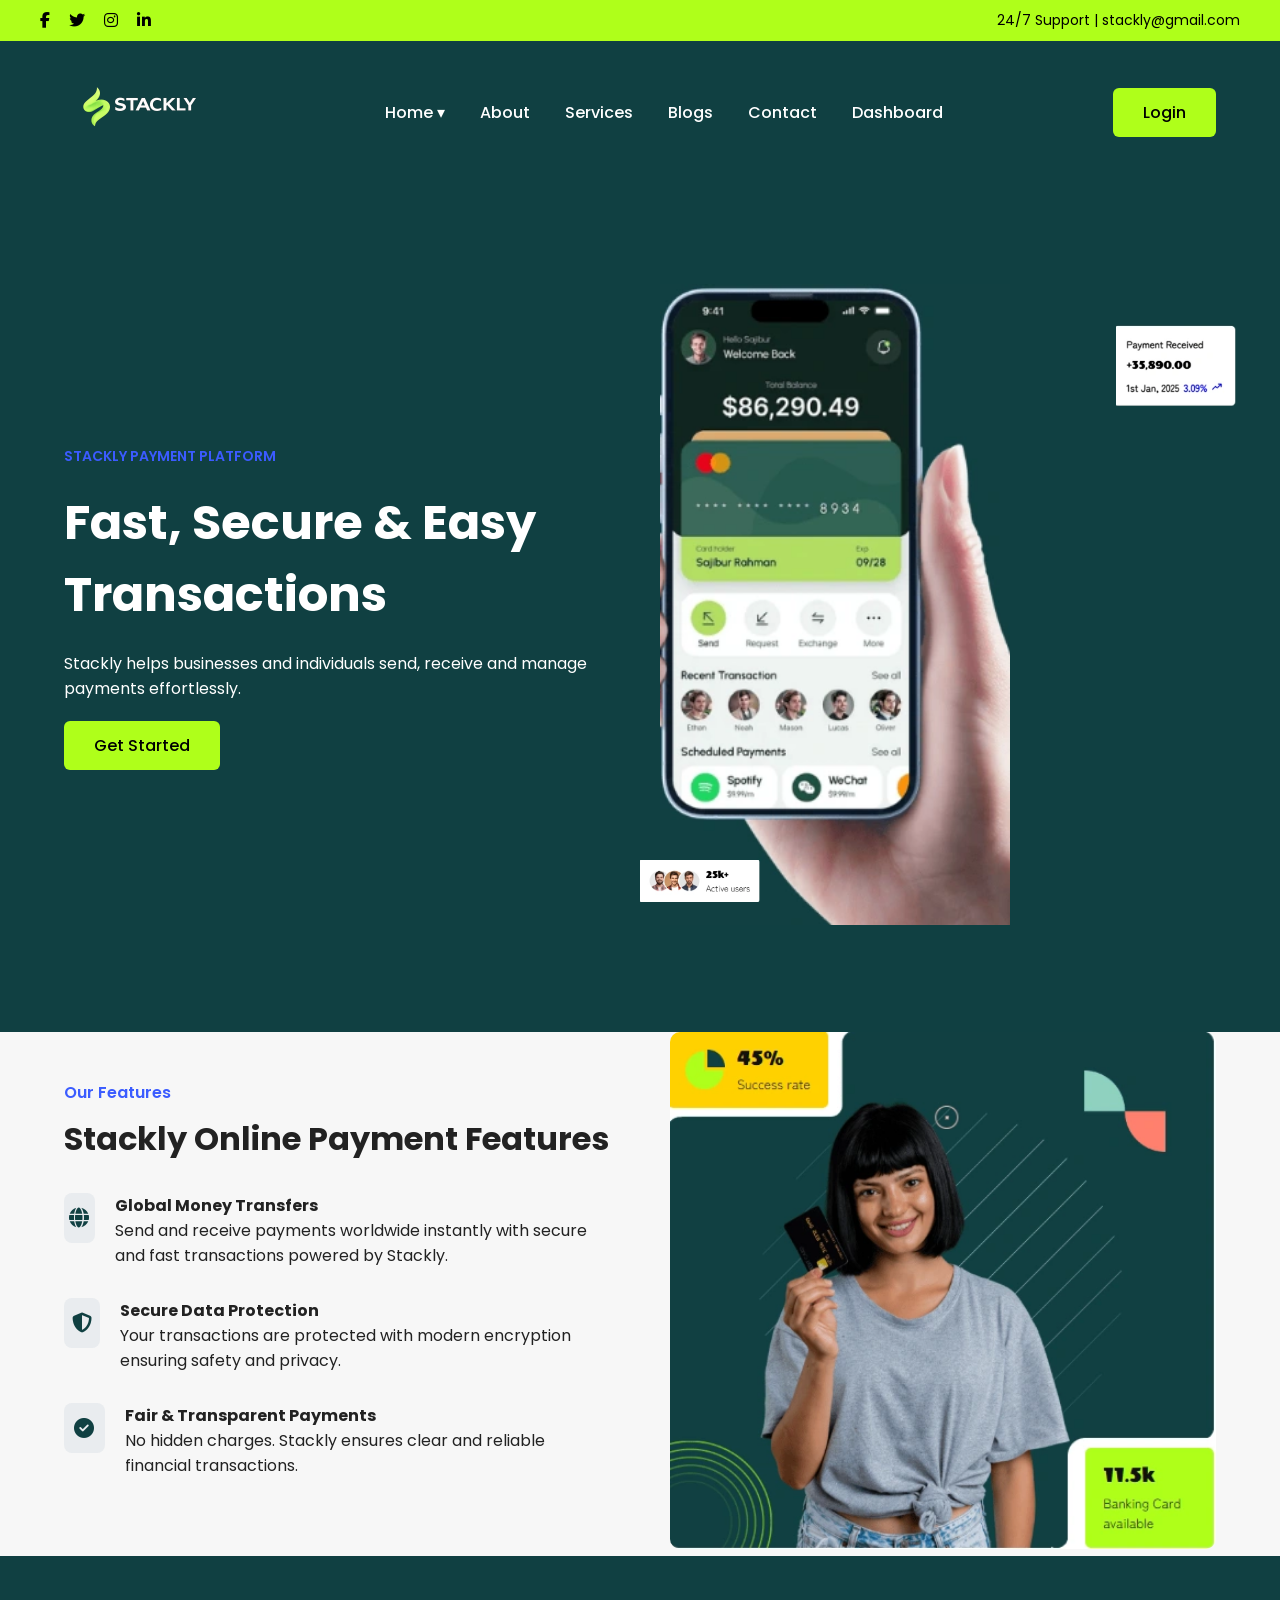
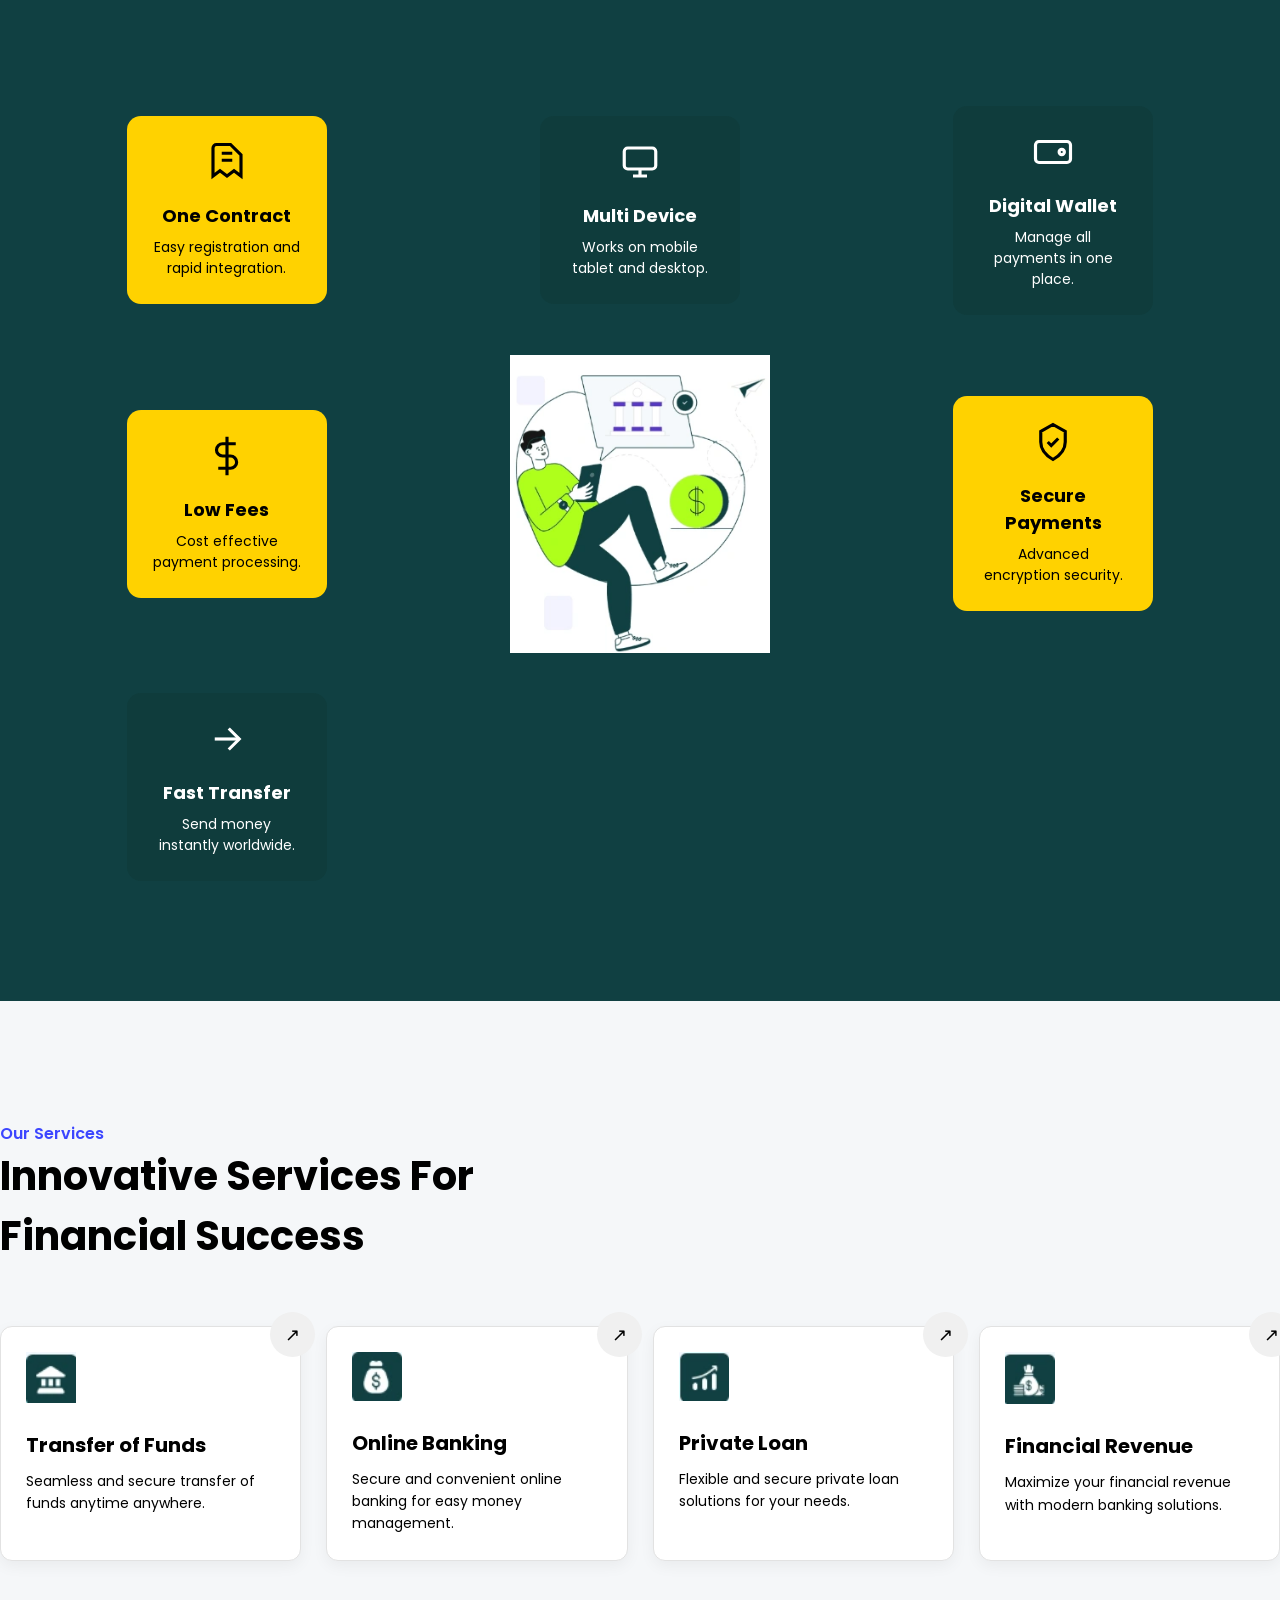
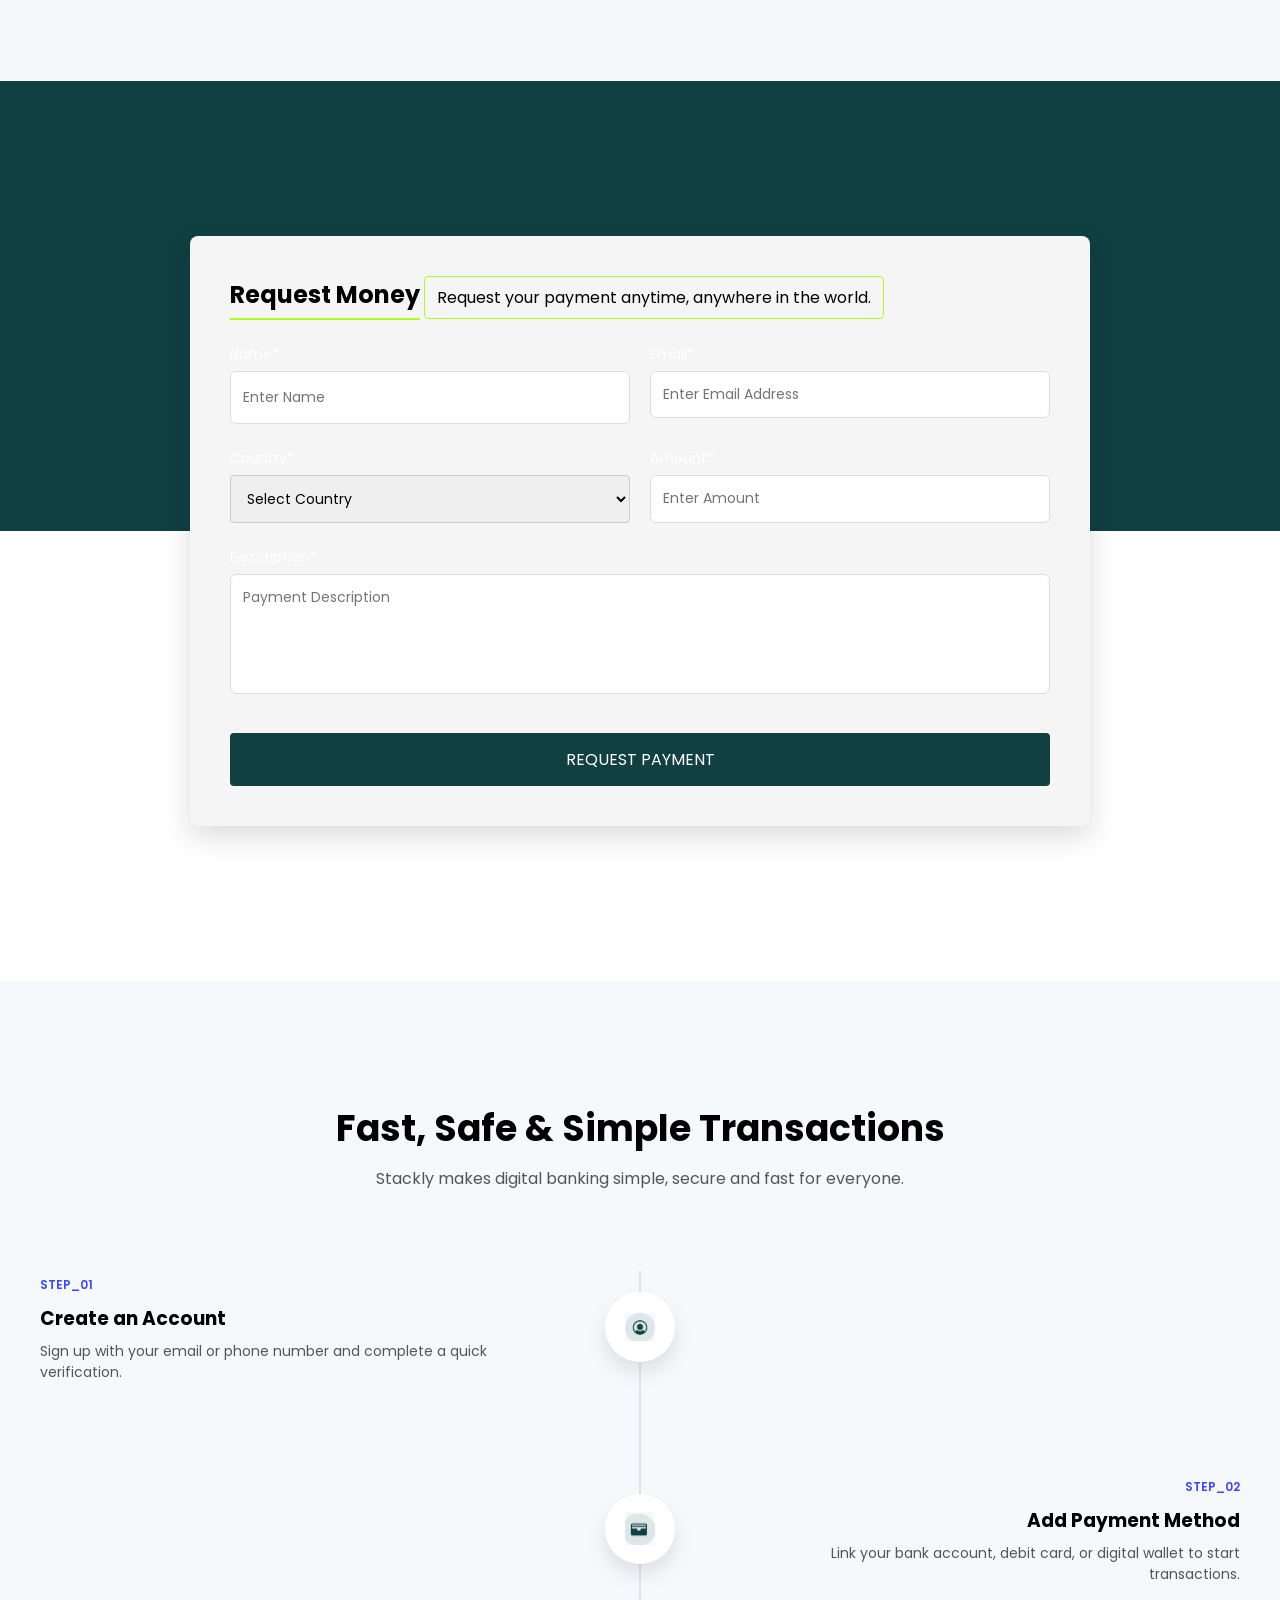
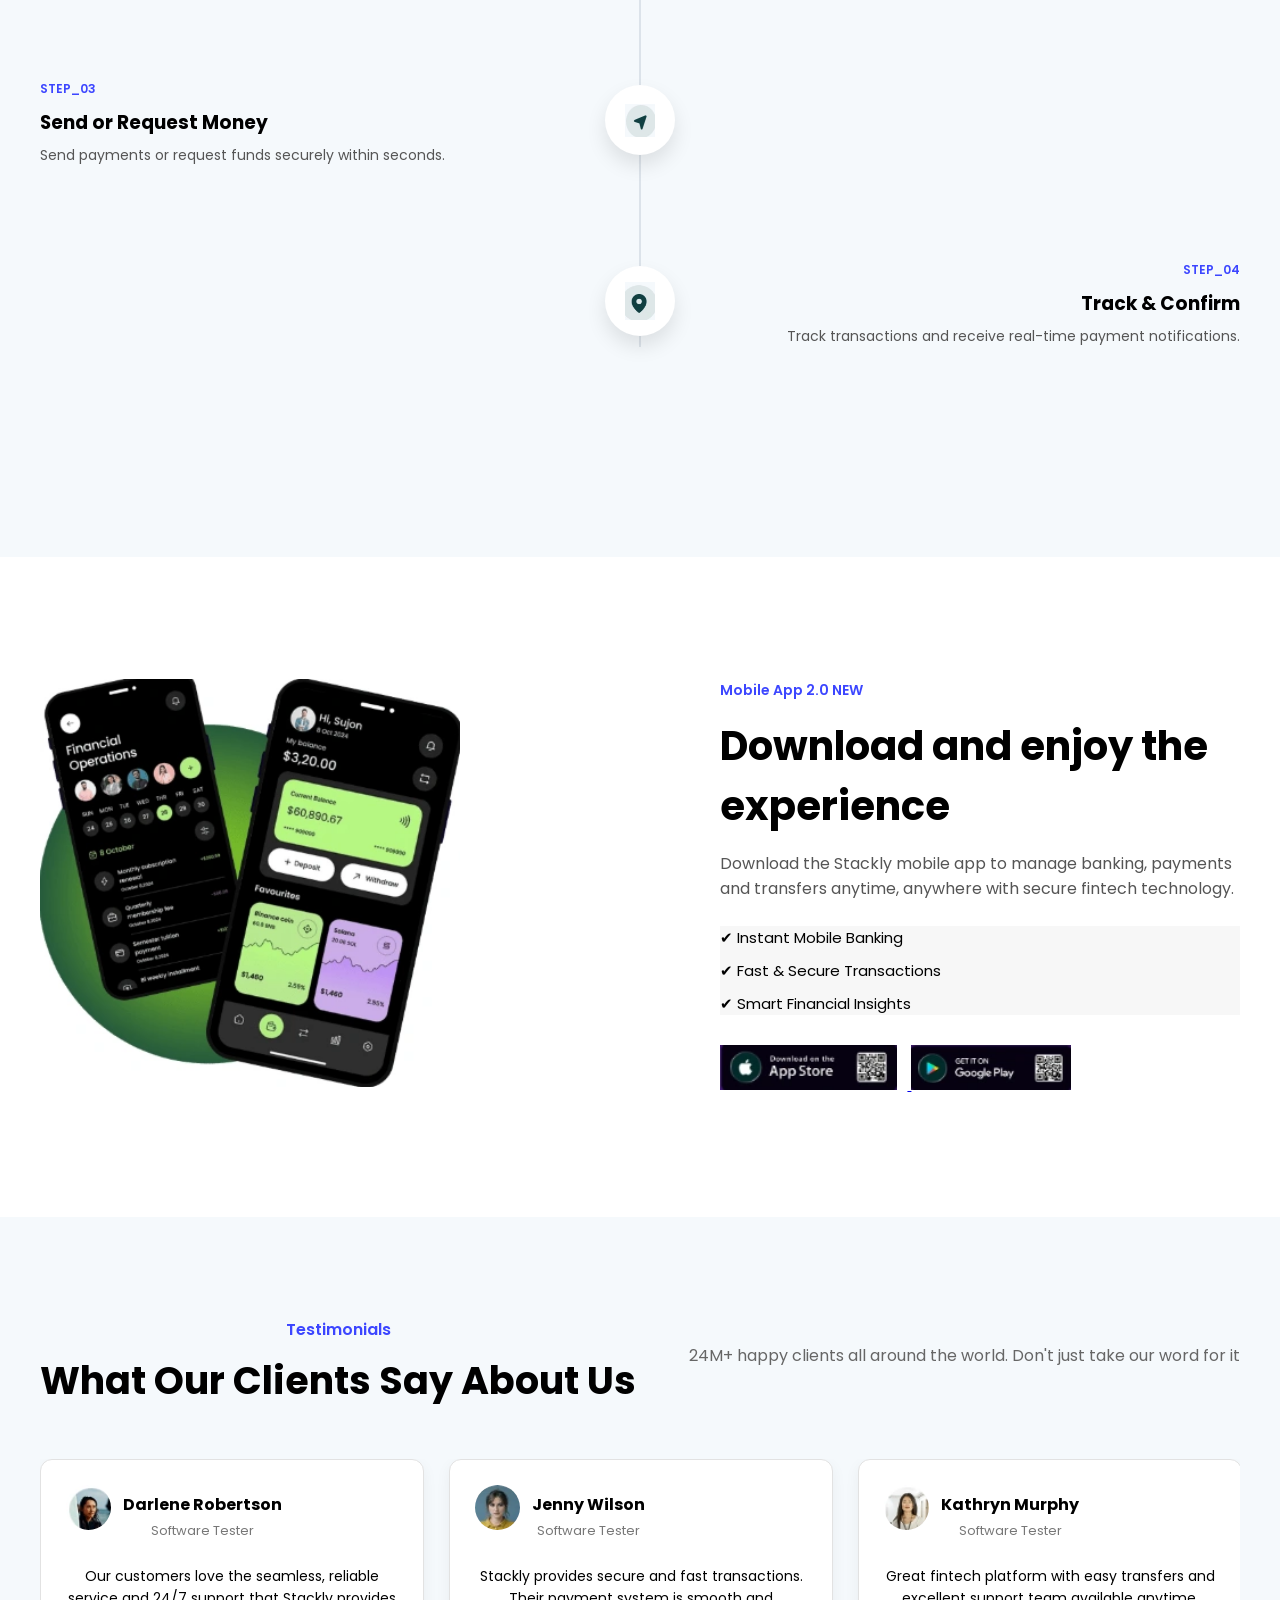
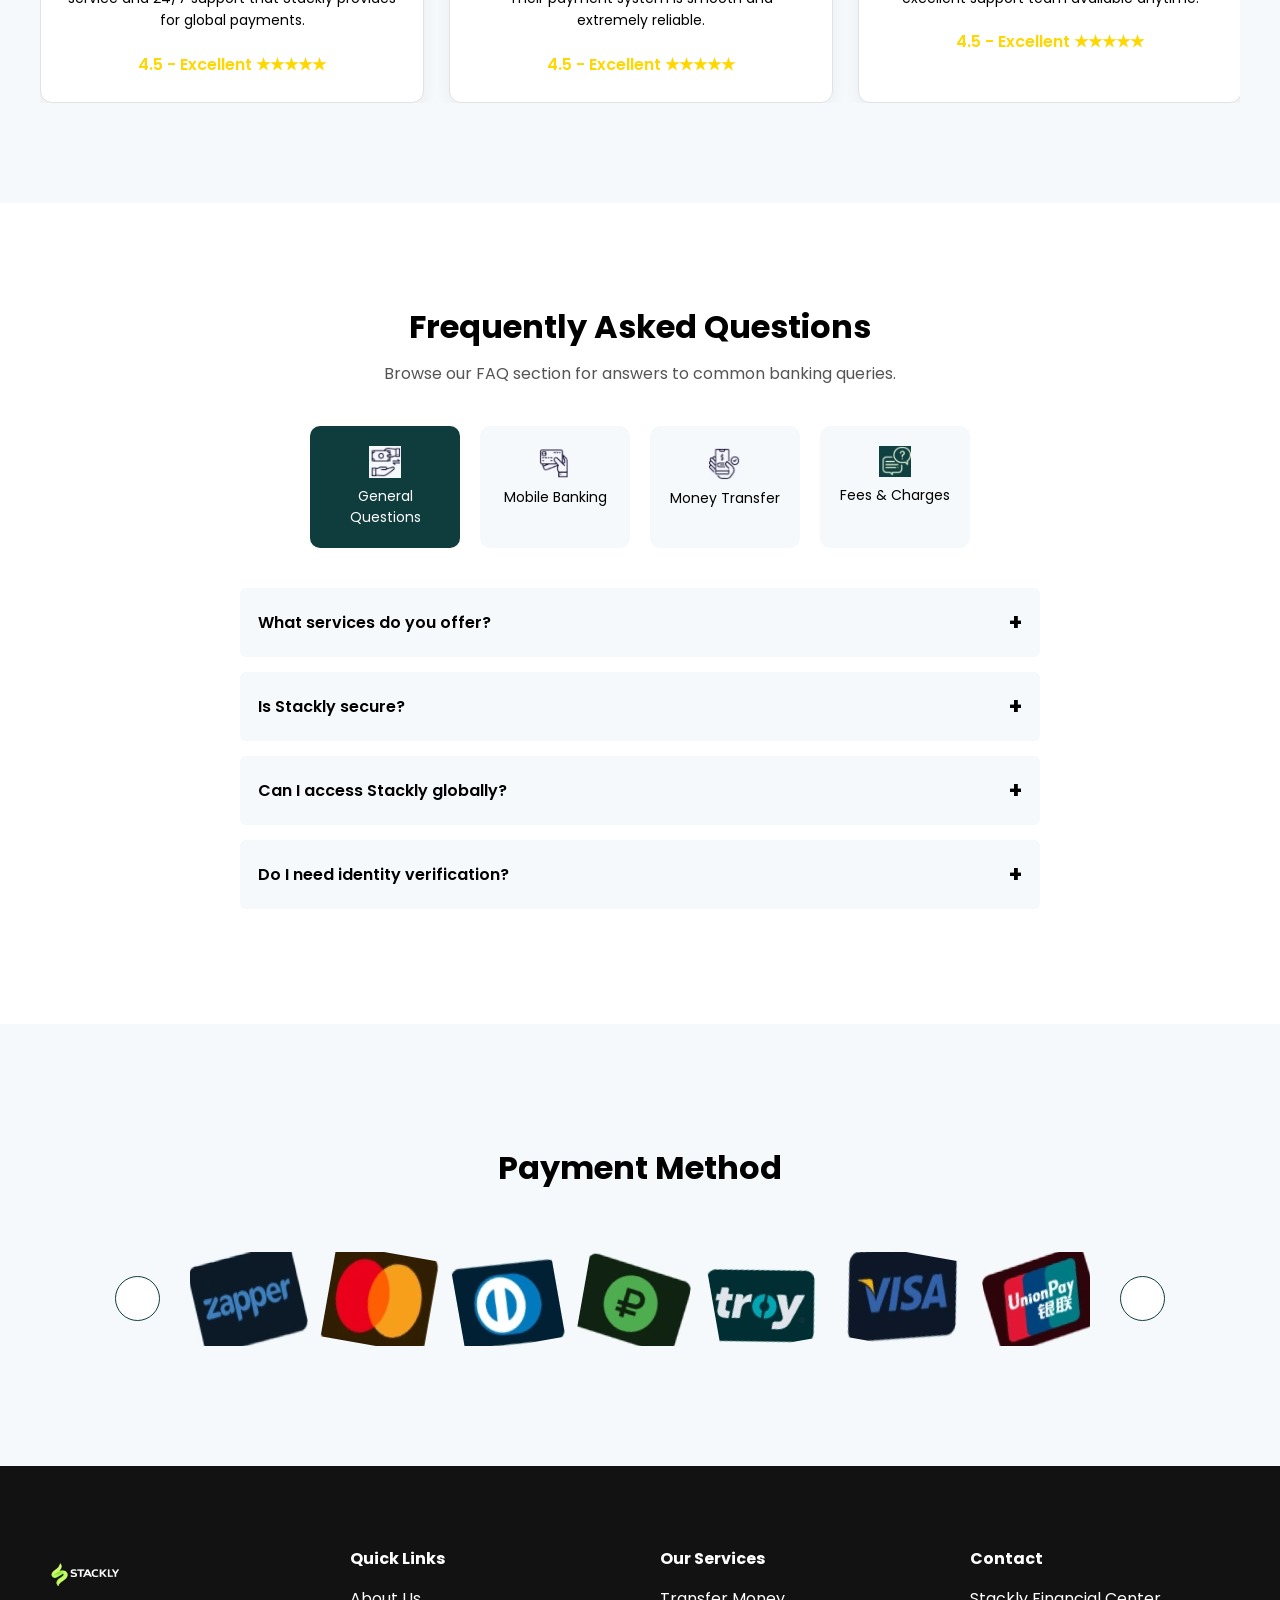
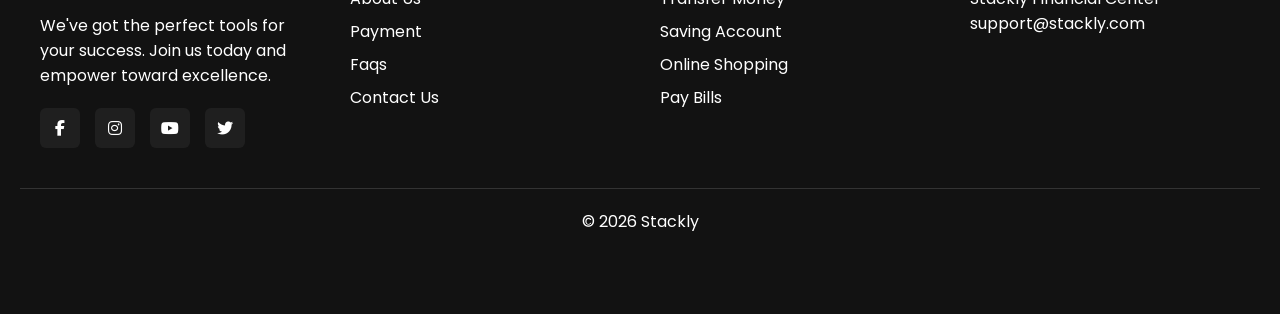
<file: index.html>
<!DOCTYPE html>
<html lang="en">

<head>

<meta charset="UTF-8">
<meta name="viewport" content="width=device-width, initial-scale=1.0">

<title>Stackly</title>

<link rel="stylesheet" href="style.css">

<link rel="stylesheet"
href="https://cdnjs.cloudflare.com/ajax/libs/font-awesome/6.5.0/css/all.min.css">
<link rel="stylesheet" href="https://cdnjs.cloudflare.com/ajax/libs/font-awesome/6.5.1/css/all.min.css">

<link href="https://fonts.googleapis.com/css2?family=Poppins:wght@300;400;500;600;700&display=swap" rel="stylesheet">

</head>

<body>


<body>
<!-- STACKLY LOADER -->
<div id="loader">

<div class="loader-box">

<img src="images/loo.webp" class="loader-logo">

<div class="progress-bar">
<div class="progress" id="progress"></div>
</div>

<p id="percent">0%</p>

</div>

</div>
<!-- Your page content starts here -->
<div class="auth-wrapper">

<!-- TOP BAR -->
<div class="topbar">
  <div class="topbar-container">

    <div class="social-icons">
      <a href="404.html"><i class="fa-brands fa-facebook-f"></i></a>
      <a href="404.html"><i class="fa-brands fa-twitter"></i></a>
      <a href="404.html"><i class="fa-brands fa-instagram"></i></a>
      <a href="404.html"><i class="fa-brands fa-linkedin-in"></i></a>
    </div>

    <div class="top-text">
      24/7 Support | stackly@gmail.com
    </div>

  </div>
</div>



<!-- HEADER -->

<header class="header">
  <div class="container nav-container">
<div class="logo">
  <a href="index.html">
    <img src="images/loo.webp" alt="logo">
  </a>
</div>

    <nav class="nav">
      <ul>

        <li class="dropdown">
          <a href="#">Home ▾</a>

          <ul class="dropdown-menu">
            <li><a href="home2.html">Home 2</a></li>
          </ul>

        </li>

        <li><a href="about.html">About</a></li>
        <li><a href="services.html">Services</a></li>
        <li><a href="blogs.html">Blogs</a></li>
        <li><a href="contact.html">Contact</a></li>
        <li><a href="dashboard.html">Dashboard</a></li>

      </ul>
    </nav>
<a href="login.html" class="moving-btn"><span>Login</span></a>

    <!-- HAMBURGER -->
    <div class="hamburger" id="hamburger">
      <span></span>
      <span></span>
      <span></span>
    </div>

  </div>
</header>



<!-- MOBILE MENU -->

<div class="mobile-menu" id="mobileMenu">

<button class="close-menu" id="closeMenu">✕</button>

<ul>

<li class="mobile-dropdown">

<div class="mobile-home">
Home <span>▾</span>
</div>

<ul class="mobile-submenu" id="mobileSubmenu">
<li><a href="home2.html">Home 2</a></li>
</ul>

</li>

<li><a href="about.html">About</a></li>
<li><a href="services.html">Services</a></li>
<li><a href="blogs.html">Blogs</a></li>
<li><a href="contact.html">Contact</a></li>
<li><a href="dashboard.html">Dashboard</a></li>

</ul>

</div>


<!-- HERO -->

<section class="hero">

<div class="container hero-grid">

<div class="hero-text animate">

<p class="tag">STACKLY PAYMENT PLATFORM</p>

<h1>Fast, Secure & Easy Transactions</h1>

<p>
Stackly helps businesses and individuals send, receive and manage payments effortlessly.
</p>

<div class="hero-buttons">
<a href="404.html" class="moving-btn">
<span>Get Started</span>
</a>


</div>

</div>


<div class="hero-image animate">

<img src="images/g1 (1).webp" class="mobile-img">

<img src="images/g1 (2).webp" class="float1">

<img src="images/g1 (3).webp" class="float2">

</div>

</div>

</section>







<section class="stackly-features">

<div class="container features-grid">

<!-- LEFT CONTENT -->

<div class="features-left animate">

<p class="feature-tag">Our Features</p>

<h2>Stackly Online Payment Features</h2>

<div class="feature-item">

<div class="feature-icon">
<i class="fas fa-globe"></i>
</div>

<div>
<h4>Global Money Transfers</h4>
<p>Send and receive payments worldwide instantly with secure and fast transactions powered by Stackly.</p>
</div>

</div>


<div class="feature-item">

<div class="feature-icon">
<i class="fas fa-shield-alt"></i>
</div>

<div>
<h4>Secure Data Protection</h4>
<p>Your transactions are protected with modern encryption ensuring safety and privacy.</p>
</div>

</div>


<div class="feature-item">

<div class="feature-icon">
<i class="fas fa-check-circle"></i>
</div>

<div>
<h4>Fair & Transparent Payments</h4>
<p>No hidden charges. Stackly ensures clear and reliable financial transactions.</p>
</div>

</div>

</div>



<!-- RIGHT IMAGE -->

<div class="features-right animate">



<img src="images/g1 (4).webp" class="feature-image">




</div>


</div>

</section>


<section class="stack-features">

<div class="stack-features-wrapper">

<img src="images/ko.webp" class="stack-center-img">


<!-- CARD 1 -->

<div class="stack-card yellow-card scroll-reveal">

<div class="stack-icon">
<svg width="42" height="42" viewBox="0 0 24 24" fill="none" stroke="currentColor" stroke-width="1.8">
<path d="M14 2H6a2 2 0 0 0-2 2v16l4-3 4 3 4-3 4 3V8z"/>
<path d="M9 7h6M9 11h6"/>
</svg>
</div>

<h3>One Contract</h3>
<p>Easy registration and rapid integration.</p>

</div>


<!-- CARD 2 -->

<div class="stack-card green-card scroll-reveal">

<div class="stack-icon">
<svg width="42" height="42" viewBox="0 0 24 24" fill="none" stroke="currentColor" stroke-width="1.8">
<rect x="3" y="4" width="18" height="12" rx="2"/>
<path d="M8 20h8M12 16v4"/>
</svg>
</div>

<h3>Multi Device</h3>
<p>Works on mobile tablet and desktop.</p>

</div>


<!-- CARD 3 -->

<div class="stack-card green-card scroll-reveal">

<div class="stack-icon">
<svg width="42" height="42" viewBox="0 0 24 24" fill="none" stroke="currentColor" stroke-width="1.8">
<rect x="2" y="6" width="20" height="12" rx="2"/>
<circle cx="17" cy="12" r="1.5"/>
</svg>
</div>

<h3>Digital Wallet</h3>
<p>Manage all payments in one place.</p>

</div>


<!-- CARD 4 -->

<div class="stack-card yellow-card scroll-reveal">

<div class="stack-icon">
<svg width="42" height="42" viewBox="0 0 24 24" fill="none" stroke="currentColor" stroke-width="1.8">
<path d="M12 1v22"/>
<path d="M17 5H9.5a3.5 3.5 0 0 0 0 7H14a3.5 3.5 0 0 1 0 7H7"/>
</svg>
</div>

<h3>Low Fees</h3>
<p>Cost effective payment processing.</p>

</div>


<!-- CARD 5 -->

<div class="stack-card yellow-card scroll-reveal">

<div class="stack-icon">
<svg width="42" height="42" viewBox="0 0 24 24" fill="none" stroke="currentColor" stroke-width="1.8">
<path d="M12 2l7 4v6c0 5-3.5 8-7 10-3.5-2-7-5-7-10V6z"/>
<path d="M9 12l2 2 4-4"/>
</svg>
</div>

<h3>Secure Payments</h3>
<p>Advanced encryption security.</p>

</div>


<!-- CARD 6 -->

<div class="stack-card green-card scroll-reveal">

<div class="stack-icon">
<svg width="42" height="42" viewBox="0 0 24 24" fill="none" stroke="currentColor" stroke-width="1.8">
<path d="M5 12h14"/>
<path d="M13 6l6 6-6 6"/>
</svg>
</div>

<h3>Fast Transfer</h3>
<p>Send money instantly worldwide.</p>

</div>

</div>
</section>


<script>

  const revealElements = document.querySelectorAll(".scroll-reveal");

function revealOnScroll(){

const windowHeight = window.innerHeight;

revealElements.forEach(el => {

const elementTop = el.getBoundingClientRect().top;

if(elementTop < windowHeight - 100){

el.classList.add("active");

}

});

}

window.addEventListener("scroll", revealOnScroll);

revealOnScroll();
</script>
<section class="stackly-services">

<div class="stackly-header">

<div>
<p class="stackly-tag">Our Services</p>
<h2>Innovative Services For Financial Success</h2>
</div>


</div>


<div class="stackly-grid">

<div class="stackly-card">

<div class="stackly-arrow">↗</div>

<img src="images/g1 (5).webp" alt="service">

<h3>Transfer of Funds</h3>

<p>
Seamless and secure transfer of funds anytime anywhere.
</p>

</div>


<div class="stackly-card">

<div class="stackly-arrow">↗</div>

<img src="images/g1 (6).webp" alt="service">

<h3>Online Banking</h3>

<p>
Secure and convenient online banking for easy money management.
</p>

</div>


<div class="stackly-card">

<div class="stackly-arrow">↗</div>

<img src="images/g1 (7).webp" alt="service">

<h3>Private Loan</h3>

<p>
Flexible and secure private loan solutions for your needs.
</p>

</div>


<div class="stackly-card">

<div class="stackly-arrow">↗</div>

<img src="images/g1 (8).webp" alt="service">

<h3>Financial Revenue</h3>

<p>
Maximize your financial revenue with modern banking solutions.
</p>

</div>

</div>

</section>








<section class="payment-section">

<div class="payment-card animate-form">

<h2>Request Money</h2>
<p class="subtitle">Request your payment anytime, anywhere in the world.</p>

<form id="requestForm">

<div class="form-row">

<div class="form-group">
<label>Name*</label>
<input type="text" id="userName" placeholder="Enter Name">
<span class="error-text" id="nameError"></span>
</div>

<div class="form-group">
<label>Email*</label>
<input type="email" id="userEmail" placeholder="Enter Email Address">
<span class="error-text" id="emailError"></span>
</div>

</div>


<div class="form-row">

<div class="form-group">
<label>Country*</label>
<select id="userCountry">
<option value="">Select Country</option>
<option>India</option>
<option>USA</option>
<option>UK</option>
<option>France</option>
</select>
<span class="error-text" id="countryError"></span>
</div>

<div class="form-group">
<label>Amount*</label>
<input type="number" id="userAmount" placeholder="Enter Amount">
<span class="error-text" id="amountError"></span>
</div>

</div>

<div class="form-group">
<label>Description*</label>
<textarea id="userDesc" placeholder="Payment Description"></textarea>
<span class="error-text" id="descError"></span>
</div>

<button type="submit" class="submit-btn">REQUEST PAYMENT</button>

</form>

</div>

</section>



<section class="stackly-process">

<div class="stackly-container">

<h2 class="stackly-title">Fast, Safe & Simple Transactions</h2>
<p class="stackly-sub">
Stackly makes digital banking simple, secure and fast for everyone.
</p>

<div class="stackly-timeline">

<!-- STEP 1 -->

<div class="stackly-step right">

<div class="stackly-icon">
<img src="images/g1 (9).webp">
</div>

<div class="stackly-content">
<span>STEP_01</span>
<h3>Create an Account</h3>
<p>
Sign up with your email or phone number and complete a quick verification.
</p>
</div>

</div>


<!-- STEP 2 -->

<div class="stackly-step left">

<div class="stackly-icon">
<img src="images/g1 (10).webp">
</div>

<div class="stackly-content">
<span>STEP_02</span>
<h3>Add Payment Method</h3>
<p>
Link your bank account, debit card, or digital wallet to start transactions.
</p>
</div>

</div>


<!-- STEP 3 -->

<div class="stackly-step right">

<div class="stackly-icon">
<img src="images/g1 (11).webp">
</div>

<div class="stackly-content">
<span>STEP_03</span>
<h3>Send or Request Money</h3>
<p>
Send payments or request funds securely within seconds.
</p>
</div>

</div>


<!-- STEP 4 -->

<div class="stackly-step left">

<div class="stackly-icon">
<img src="images/g1 (12).webp">
</div>

<div class="stackly-content">
<span>STEP_04</span>
<h3>Track & Confirm</h3>
<p>
Track transactions and receive real-time payment notifications.
</p>
</div>

</div>

</div>

</div>

</section>


<section class="stackly-app">

<div class="stackly-app-container">

<!-- LEFT IMAGE -->

<div class="stackly-app-image reveal-left">

<img src="images/g1 (13).webp" alt="Stackly App">

</div>


<!-- RIGHT CONTENT -->

<div class="stackly-app-content reveal-right">

<span class="stackly-badge">Mobile App 2.0 NEW</span>

<h2>Download and enjoy the experience</h2>

<p class="stackly-desc">
Download the Stackly mobile app to manage banking,
payments and transfers anytime, anywhere with
secure fintech technology.
</p>


<ul class="stackly-features">

<li>✔ Instant Mobile Banking</li>

<li>✔ Fast & Secure Transactions</li>

<li>✔ Smart Financial Insights</li>

</ul>


<div class="stackly-store-buttons">
<a href="404.html">
<img src="images/v1 (1).webp" alt="Google Play">
</a>

<a href="404.html">
<img src="images/v1 (2).webp" alt="App Store">
</a>

</div>

</div>

</div>

</section>



<section class="stackly-testimonials">

<div class="stackly-container">

<div class="stackly-testimonial-top">

<div>
<span class="stackly-small">Testimonials</span>
<h2>What Our Clients Say About Us</h2>
</div>

<div class="stackly-right">

<p>
24M+ happy clients all around the world.
Don't just take our word for it
</p>

<div class="stackly-nav">


</div>

</div>

</div>


<div class="stackly-slider">

<div class="stackly-card">

<div class="stackly-user">

<img src="images/g125 (3).webp">

<div>
<h4>Darlene Robertson</h4>
<span>Software Tester</span>
</div>

</div>

<p class="stackly-review">
Our customers love the seamless, reliable service and
24/7 support that Stackly provides for global payments.
</p>

<div class="stackly-rating">
4.5 - Excellent ★★★★★
</div>

</div>



<div class="stackly-card">

<div class="stackly-user">

<img src="images/g125 (1).webp">

<div>
<h4>Jenny Wilson</h4>
<span>Software Tester</span>
</div>

</div>

<p class="stackly-review">
Stackly provides secure and fast transactions.
Their payment system is smooth and extremely reliable.
</p>

<div class="stackly-rating">
4.5 - Excellent ★★★★★
</div>

</div>



<div class="stackly-card">

<div class="stackly-user">

<img src="images/g125 (2).webp">

<div>
<h4>Kathryn Murphy</h4>
<span>Software Tester</span>
</div>

</div>

<p class="stackly-review">
Great fintech platform with easy transfers and
excellent support team available anytime.
</p>

<div class="stackly-rating">
4.5 - Excellent ★★★★★
</div>

</div>

</div>

</div>

</section>


<section class="faq-section">

<h2 class="faq-title">Frequently Asked Questions</h2>
<p class="faq-sub">Browse our FAQ section for answers to common banking queries.</p>

<div class="faq-tabs">

<button class="faq-tab active" data-tab="general">

<img src="images/g1 (15).webp">
<span>General Questions</span>

</button>

<button class="faq-tab" data-tab="mobile">

<img src="images/g1 (16).webp">
<span>Mobile Banking</span>

</button>

<button class="faq-tab" data-tab="transfer">

<img src="images/g1 (14).webp">
<span>Money Transfer</span>

</button>

<button class="faq-tab" data-tab="fees">

<img src="images/g8.webp ">
<span>Fees & Charges</span>

</button>

</div>

<div id="faq-container"></div>

</section>


<script>
const faqTabs = document.querySelectorAll(".faq-tab");
const faqContainer = document.getElementById("faq-container");

const faqData = {

general:[
{
q:"What services do you offer?",
a:"Stackly provides online banking, digital payments, secure transfers and financial tools."
},
{
q:"Is Stackly secure?",
a:"Yes, we use bank-level encryption and multi-layer security protection."
},
{
q:"Can I access Stackly globally?",
a:"Yes, Stackly supports international banking and transfers."
},
{
q:"Do I need identity verification?",
a:"Yes, verification helps protect your account and transactions."
}
],

mobile:[
{
q:"How do I access mobile banking?",
a:"Download the Stackly mobile app and login using your account."
},
{
q:"Is the mobile banking app free?",
a:"Yes, the app is completely free to download."
},
{
q:"Can I track my transactions?",
a:"Yes, the app shows real-time balance and transaction history."
},
{
q:"Is mobile banking safe?",
a:"Biometric authentication and encryption protect your account."
}
],

transfer:[
{
q:"How do I send money?",
a:"Select the recipient, enter the amount and confirm the transfer."
},
{
q:"How fast are transfers?",
a:"Most Stackly transfers are instant."
},
{
q:"Can I cancel a transfer?",
a:"Transfers can only be cancelled before final confirmation."
},
{
q:"Are there transfer limits?",
a:"Limits depend on your account verification level."
}
],

fees:[
{
q:"Are there transaction fees?",
a:"Stackly charges minimal service fees for certain transactions."
},
{
q:"Do international transfers cost more?",
a:"Stackly offers low cost international transfers."
},
{
q:"Is mobile banking free?",
a:"Yes, there are no charges for using the mobile app."
},
{
q:"Where can I see fees?",
a:"All charges are clearly shown before confirming a transaction."
}
]

};


/* render questions */

function renderFaq(type){

faqContainer.innerHTML="";

faqData[type].forEach(item=>{

const faq=document.createElement("div");

faq.className="faq-item";

faq.innerHTML=`
<div class="faq-question">
${item.q}
<span class="faq-icon">+</span>
</div>

<div class="faq-answer">${item.a}</div>
`;

faqContainer.appendChild(faq);

});

activateAccordion();

}


/* accordion */

function activateAccordion(){

const questions=document.querySelectorAll(".faq-question");

questions.forEach(q=>{

q.addEventListener("click",()=>{

const parent=q.parentElement;

parent.classList.toggle("active");

const icon=q.querySelector(".faq-icon");

icon.textContent=parent.classList.contains("active")?"−":"+";

});

});

}


/* tab switching */

faqTabs.forEach(tab=>{

tab.addEventListener("click",()=>{

faqTabs.forEach(t=>t.classList.remove("active"));

tab.classList.add("active");

renderFaq(tab.dataset.tab);

});

});


renderFaq("general");
</script>


<section class="stackly-payment">

<h2 class="payment-title">Payment Method</h2>

<div class="payment-wrapper">

<button class="pay-btn left" id="payPrev">&#8592;</button>

<div class="payment-slider" id="paymentSlider">

<img src="images/g1 (18).webp" class="pay-card">
<img src="images/g1 (19).webp" class="pay-card">
<img src="images/g1 (20).webp" class="pay-card">
<img src="images/g1 (21).webp" class="pay-card">
<img src="images/g1 (22).webp" class="pay-card">
<img src="images/g125 (5).webp" class="pay-card">
<img src="images/g125 (6).webp" class="pay-card">

</div>

<button class="pay-btn right" id="payNext">&#8594;</button>

</div>

</section>

<script>

  
const paymentSlider = document.getElementById("paymentSlider");

document.getElementById("payNext").onclick=function(){

paymentSlider.scrollBy({
left:200,
behavior:"smooth"
});

}

document.getElementById("payPrev").onclick=function(){

paymentSlider.scrollBy({
left:-200,
behavior:"smooth"
});

}
</script>






<footer class="stack-footer">

<div class="footer-grid">


<div class="footer-col">
<a href="index.html" class="footer-logo">
  <img src="images/loo.webp" alt="Stackly Logo">
</a>
<p>
We've got the perfect tools for your success.
Join us today and empower toward excellence.
</p>

<div class="footer-social">

<a href="404.html" class="social-icon">
<i class="fab fa-facebook-f"></i>
</a>

<a href="404.html" class="social-icon">
<i class="fab fa-instagram"></i>
</a>

<a href="404.html" class="social-icon">
<i class="fab fa-youtube"></i>
</a>

<a href="404.html" class="social-icon">
<i class="fab fa-twitter"></i>
</a>

</div>

</div>


<div class="footer-col">

<h4>Quick Links</h4>

<ul>
<li><a href="about.html">About Us</a></li>
<li><a href="404.html">Payment</a></li>
<li><a href="404.html">Faqs</a></li>
<li><a href="contact.html">Contact Us</a></li>
</ul>

</div>


<div class="footer-col">

<h4>Our Services</h4>

<ul>
<li><a href="404.html">Transfer Money</a></li>
<li><a href="404.html">Saving Account</a></li>
<li><a href="404.html">Online Shopping</a></li>
<li><a href="404.html">Pay Bills</a></li>
</ul>

</div>


<div class="footer-col">

<h4>Contact</h4>

<p>Stackly Financial Center</p>
<p>support@stackly.com</p>

</div>


</div>


<div class="footer-bottom">

<p>© 2026 Stackly</p>

</div>

</footer>

<button id="scrollTopBtn">
<i class="fa-solid fa-arrow-up"></i>
</button>

<script>

  document.addEventListener("DOMContentLoaded",function(){

const scrollBtn=document.getElementById("scrollTopBtn");

window.addEventListener("scroll",function(){

if(window.scrollY>300){

scrollBtn.classList.add("show");

}else{

scrollBtn.classList.remove("show");

}

});

scrollBtn.addEventListener("click",function(){

window.scrollTo({
top:0,
behavior:"smooth"
});

});

});
</script>
<script src="main.js"></script>

<script>

let width = 0;

const progress = document.getElementById("progress");
const percentText = document.getElementById("percent");

const loaderInterval = setInterval(function(){

width++;

progress.style.width = width + "%";
percentText.innerText = width + "%";

if(width >= 100){

clearInterval(loaderInterval);

document.getElementById("loader").style.display = "none";

}

},15);

</script>
</body>
</html>
</file>
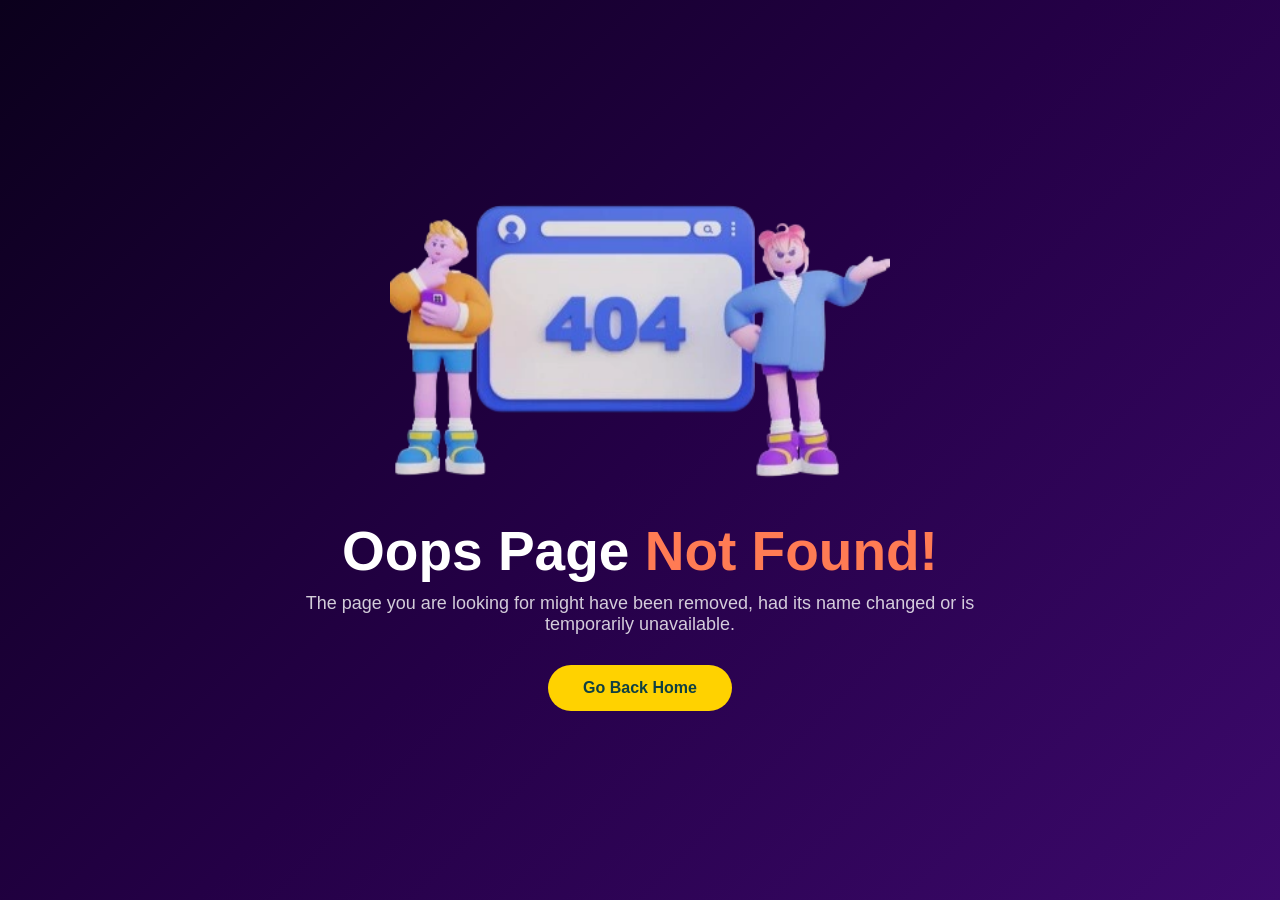
<file: 404page.html>
<!DOCTYPE html>
<html lang="en">
<head>
<meta charset="UTF-8">
<meta name="viewport" content="width=device-width, initial-scale=1.0">
<title>404 Page</title>

<style>

*{
margin:0;
padding:0;
box-sizing:border-box;
font-family:Arial, Helvetica, sans-serif;
}

/* Background */

body{
height:100vh;
display:flex;
align-items:center;
justify-content:center;
background:linear-gradient(135deg,#0b001c,#240046,#3c096c);
color:white;
}

/* Container */

.error-container{
text-align:center;
max-width:800px;
padding:20px;
}

/* Image */

.error-img{
width:100%;
max-width:500px;
margin-bottom:30px;
animation:float 4s ease-in-out infinite;
}

/* Animation */

@keyframes float{
0%{transform:translateY(0px);}
50%{transform:translateY(-15px);}
100%{transform:translateY(0px);}
}

/* Title */

.error-title{
font-size:55px;
font-weight:700;
margin-bottom:10px;
}

.error-title span{
color:#ff7b54;
}

/* Text */

.error-text{
font-size:18px;
opacity:0.8;
margin-bottom:30px;
}

/* Button */

.home-btn{
display:inline-block;
padding:14px 35px;
background:#ffd200;
color:#104042;
text-decoration:none;
border-radius:30px;
font-weight:600;
transition:0.3s;
}

.home-btn:hover{
background:#fff;
transform:scale(1.05);
}

</style>
</head>

<body>

<div class="error-container">

<img src="images/pppp.webp" class="error-img" alt="404 Image">

<h1 class="error-title">Oops Page <span>Not Found!</span></h1>

<p class="error-text">
The page you are looking for might have been removed,
had its name changed or is temporarily unavailable.
</p>

<a href="home2.html" class="home-btn">Go Back Home</a>

</div>

</body>
</html>
</file>
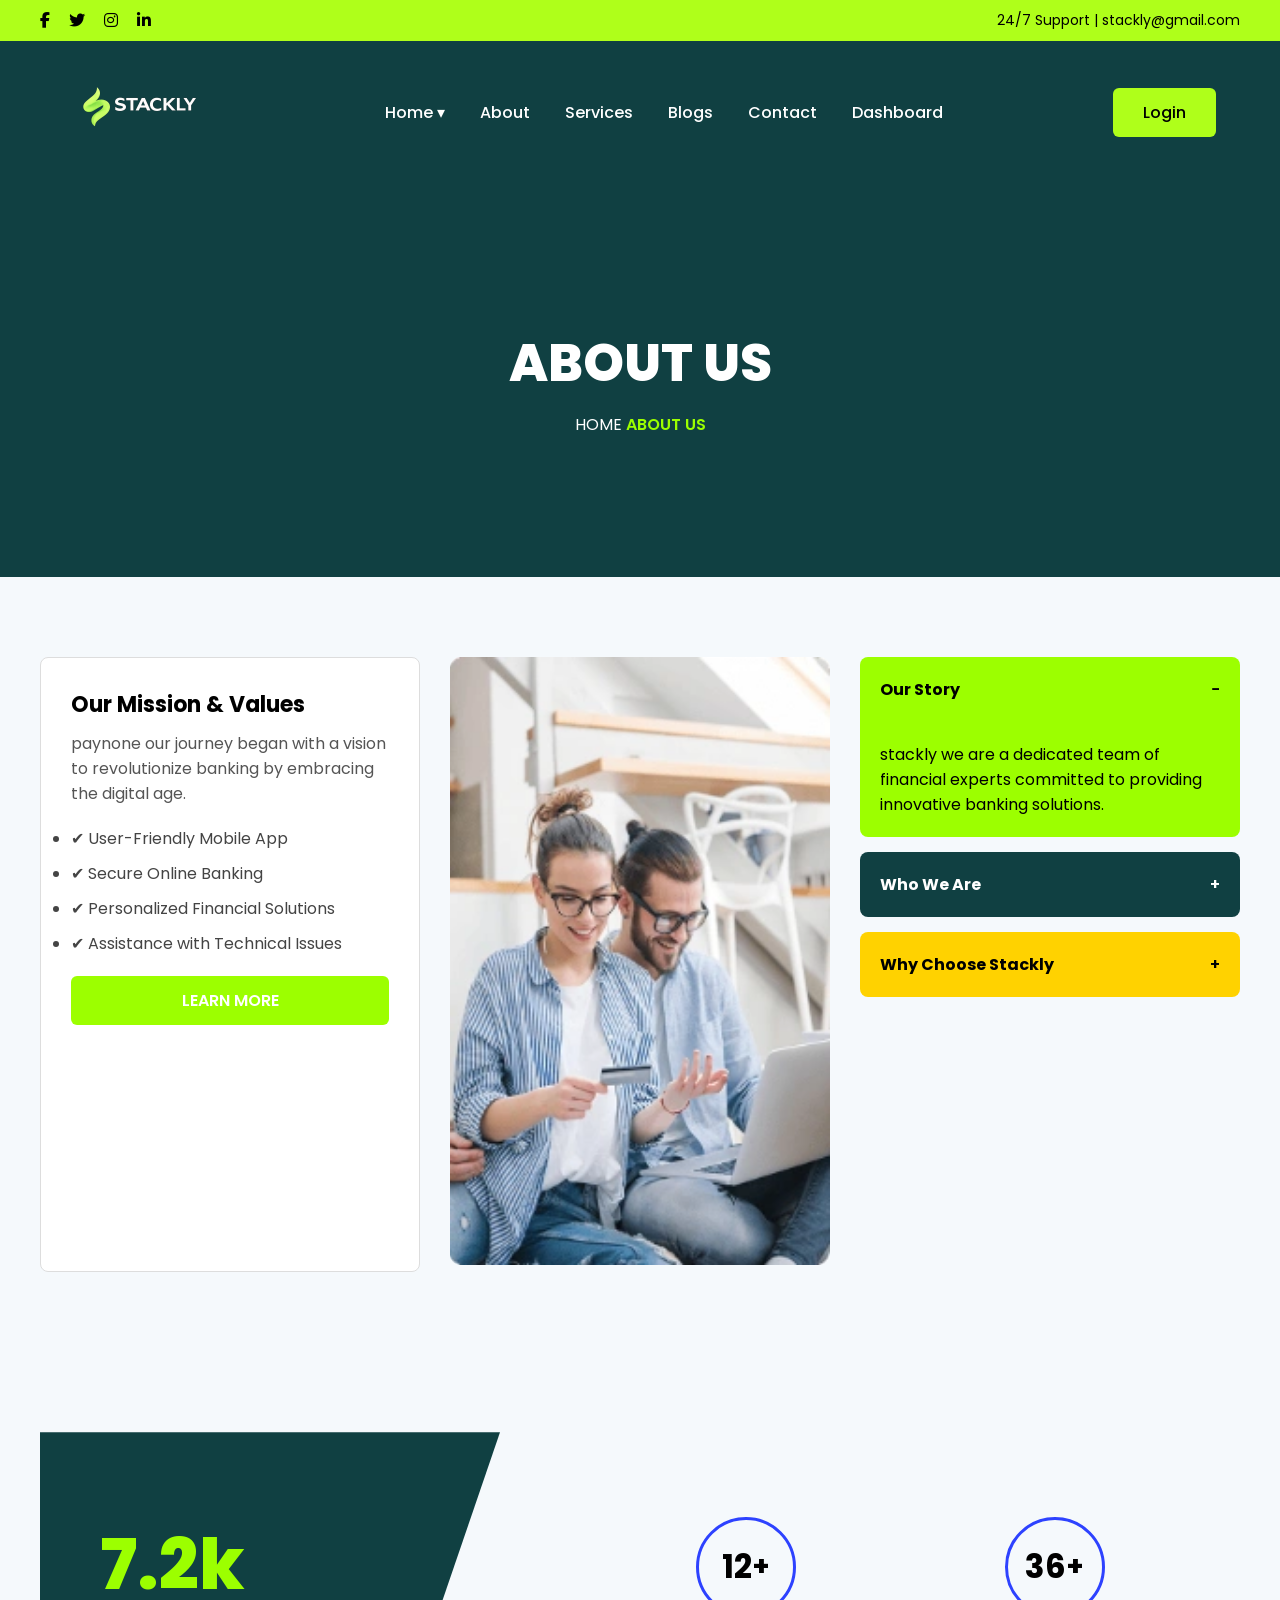
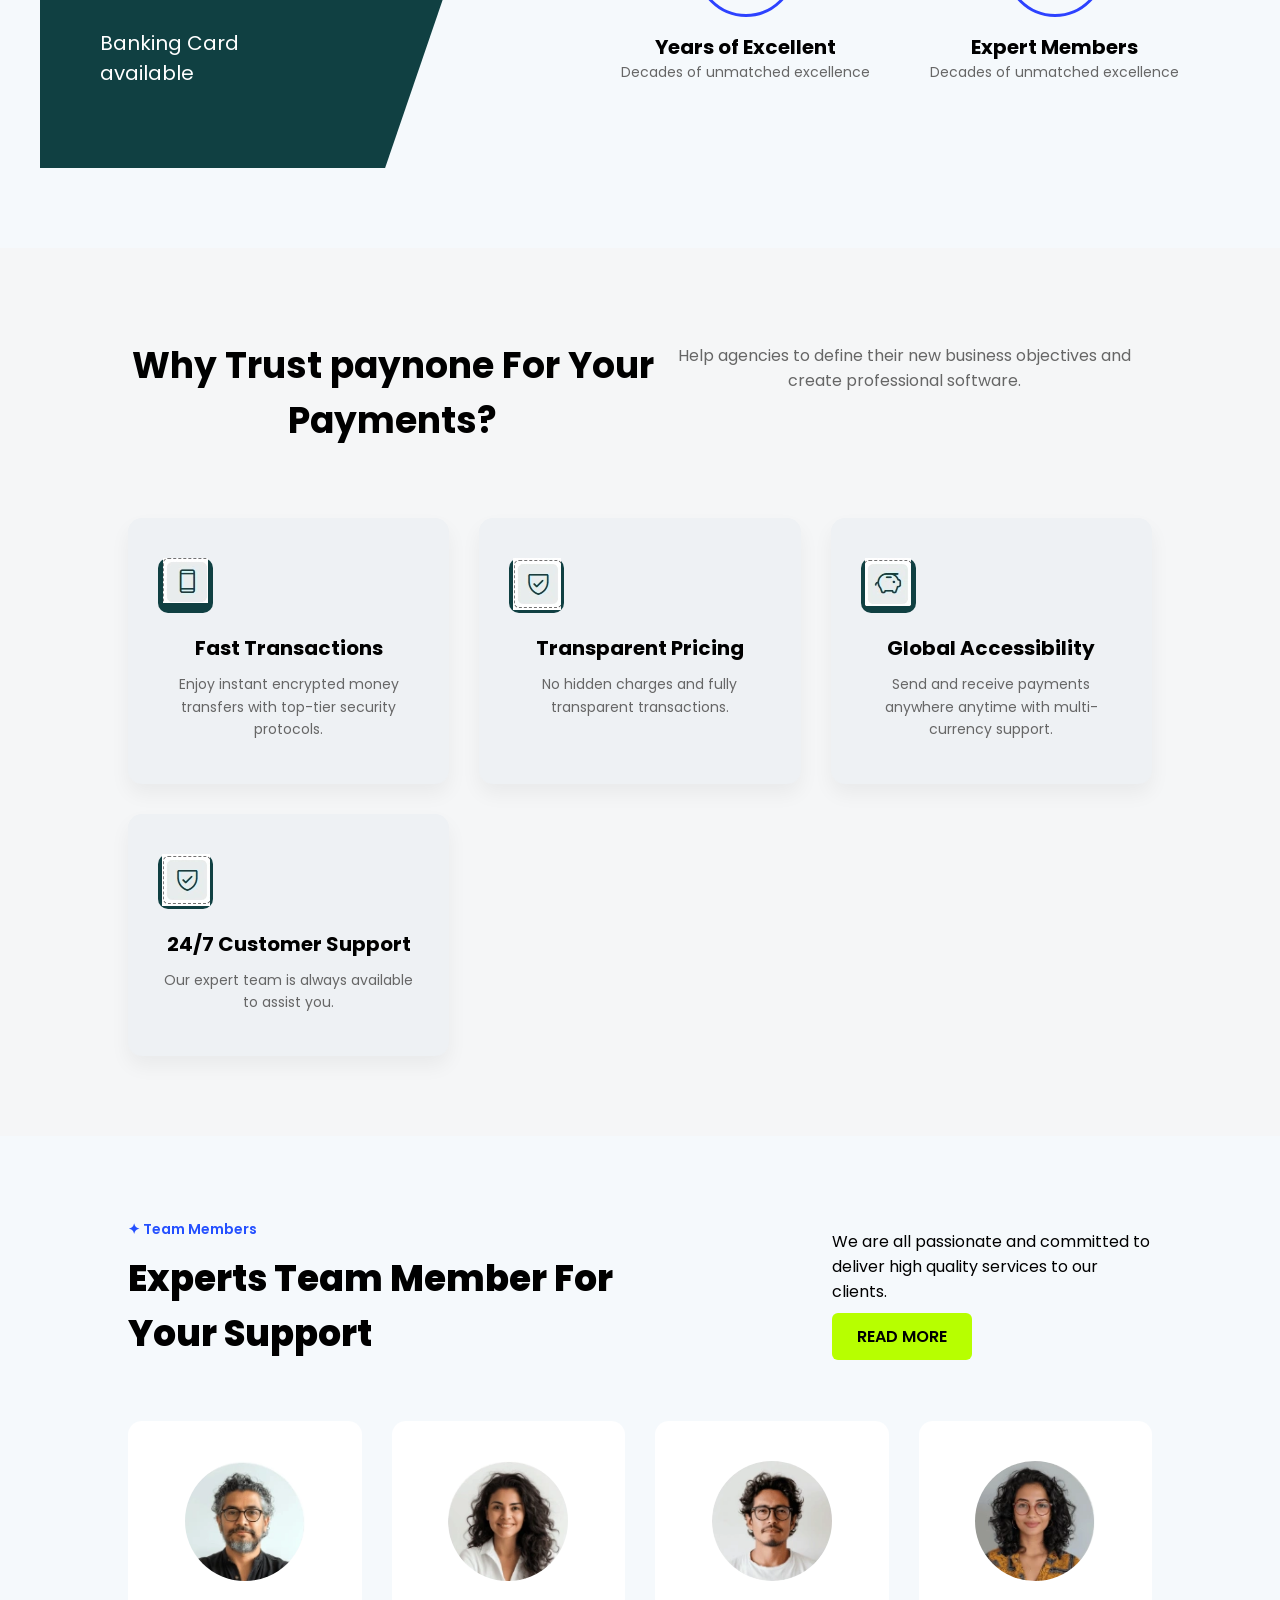
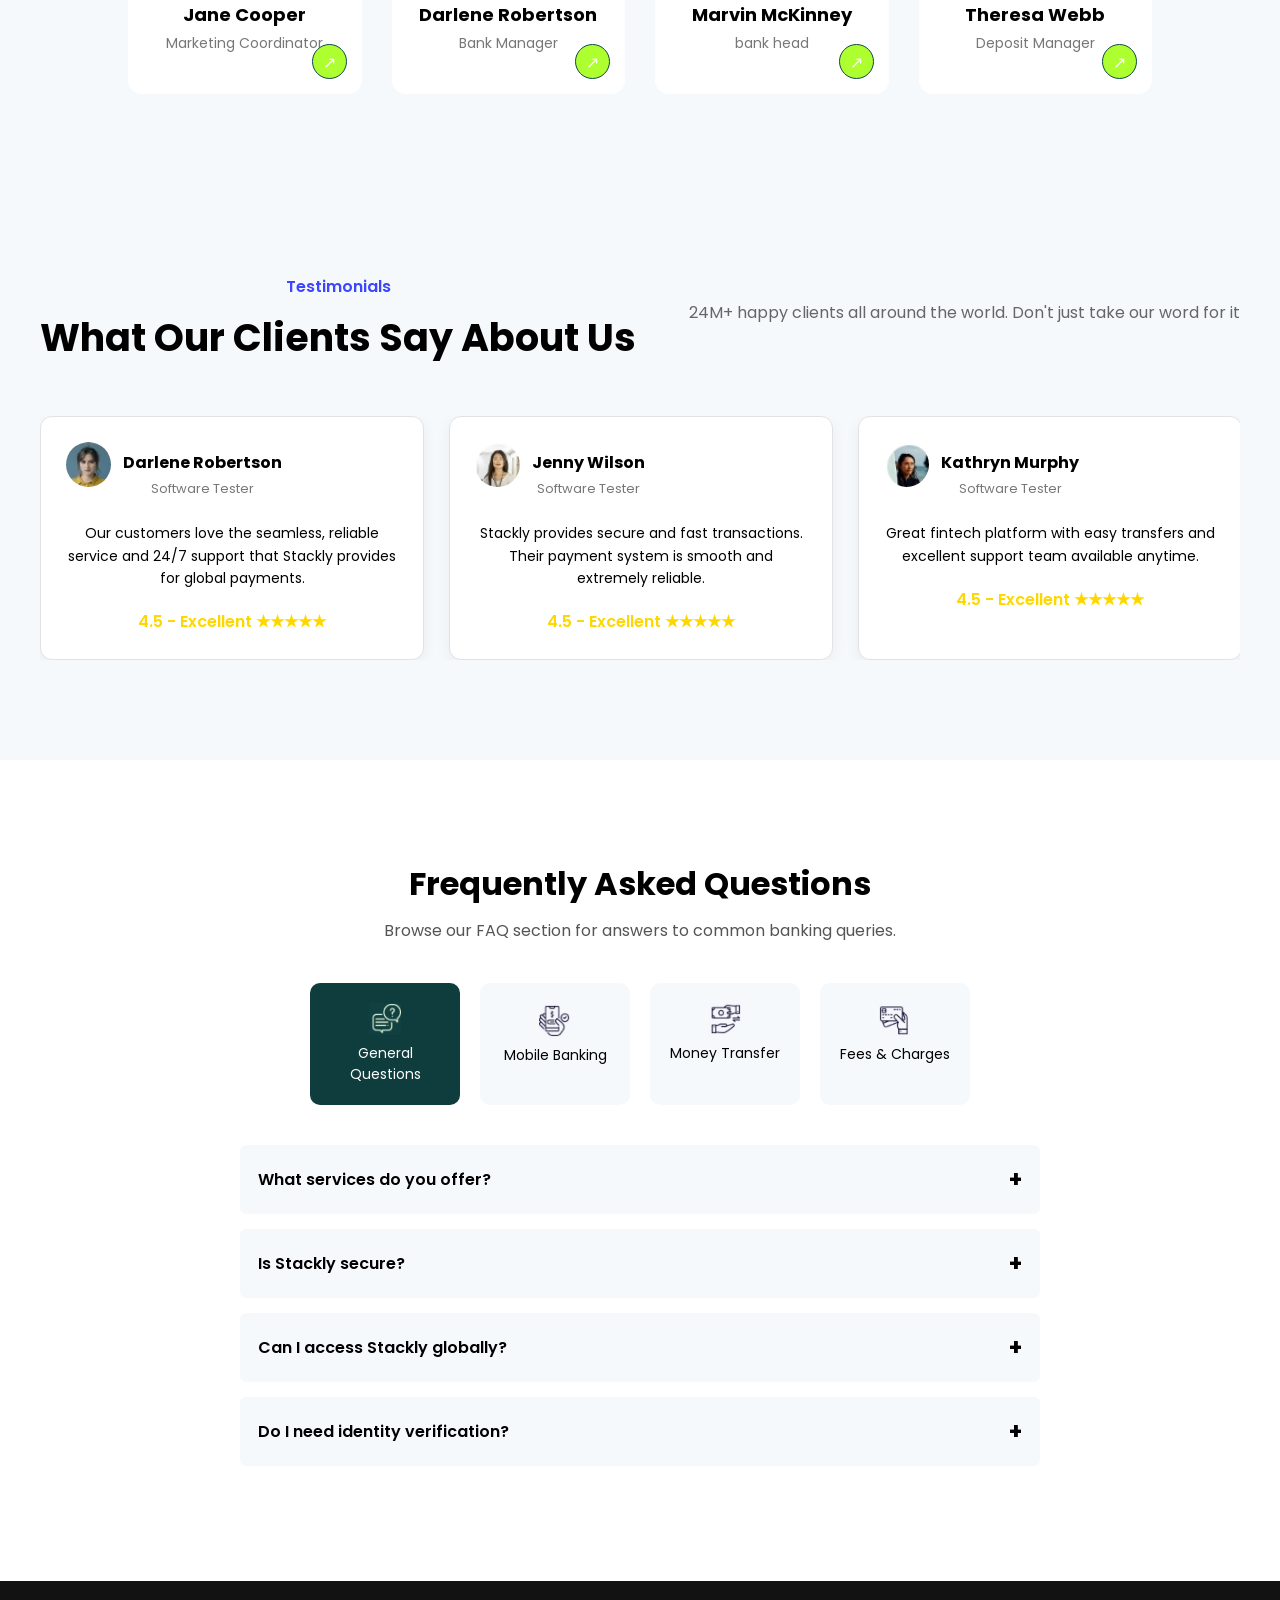
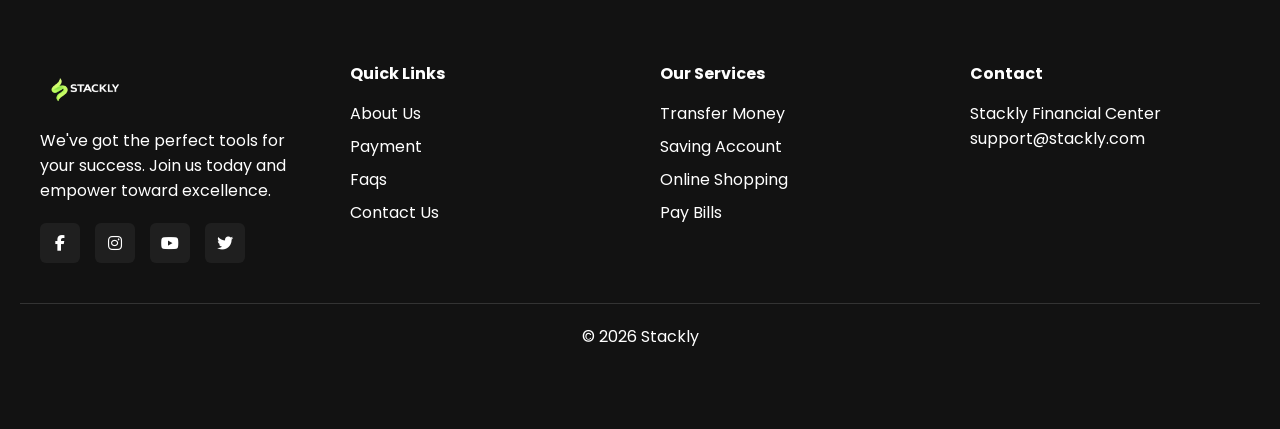
<file: about.html>
<!DOCTYPE html>
<html lang="en">

<head>

<meta charset="UTF-8">
<meta name="viewport" content="width=device-width, initial-scale=1.0">

<title>Stackly</title>

<link rel="stylesheet" href="style.css">

<link rel="stylesheet"
href="https://cdnjs.cloudflare.com/ajax/libs/font-awesome/6.5.0/css/all.min.css">
<link rel="stylesheet" href="https://cdnjs.cloudflare.com/ajax/libs/font-awesome/6.5.1/css/all.min.css">

<link href="https://fonts.googleapis.com/css2?family=Poppins:wght@300;400;500;600;700&display=swap" rel="stylesheet">

</head>

<body>


<!-- STACKLY LOADER -->
<div id="loader">

<div class="loader-box">

<img src="images/loo.webp" class="loader-logo">

<div class="progress-bar">
<div class="progress" id="progress"></div>
</div>

<p id="percent">0%</p>

</div>

</div>
<!-- Your page content starts here -->
<div class="auth-wrapper">


<!-- TOP BAR -->
<div class="topbar">
  <div class="topbar-container">

    <div class="social-icons">
      <a href="404.html"><i class="fa-brands fa-facebook-f"></i></a>
      <a href="404.html"><i class="fa-brands fa-twitter"></i></a>
      <a href="404.html"><i class="fa-brands fa-instagram"></i></a>
      <a href="404.html"><i class="fa-brands fa-linkedin-in"></i></a>
    </div>

    <div class="top-text">
      24/7 Support | stackly@gmail.com
    </div>

  </div>
</div>



<!-- HEADER -->

<header class="header">
  <div class="container nav-container">
<div class="logo">
  <a href="index.html">
    <img src="images/loo.webp" alt="logo">
  </a>
</div>

    <nav class="nav">
      <ul>

        <li class="dropdown">
          <a href="#">Home ▾</a>

          <ul class="dropdown-menu">
            <li><a href="home2.html">Home 2</a></li>
          </ul>

        </li>

        <li><a href="about.html">About</a></li>
        <li><a href="services.html">Services</a></li>
        <li><a href="blogs.html">Blogs</a></li>
        <li><a href="contact.html">Contact</a></li>
        <li><a href="dashboard.html">Dashboard</a></li>

      </ul>
    </nav>
<a href="login.html" class="moving-btn"><span>Login</span></a>

    <!-- HAMBURGER -->
    <div class="hamburger" id="hamburger">
      <span></span>
      <span></span>
      <span></span>
    </div>

  </div>
</header>



<!-- MOBILE MENU -->

<div class="mobile-menu" id="mobileMenu">

<button class="close-menu" id="closeMenu">✕</button>

<ul>

<li class="mobile-dropdown">

<div class="mobile-home">
Home <span>▾</span>
</div>

<ul class="mobile-submenu" id="mobileSubmenu">
<li><a href="home2.html">Home 2</a></li>
</ul>

</li>

<li><a href="about.html">About</a></li>
<li><a href="services.html">Services</a></li>
<li><a href="blogs.html">Blogs</a></li>
<li><a href="contact.html">Contact</a></li>
<li><a href="dashboard.html">Dashboard</a></li>

</ul>

</div>






<section class="stack-about-hero">

<div class="about-container">

<h1 class="about-title" id="aboutTitle">ABOUT US</h1>

<div class="about-breadcrumb">
<span>HOME</span>

<span class="active">ABOUT US</span>
</div>

</div>

</section>

<script>

document.addEventListener("DOMContentLoaded",function(){

const aboutTitle=document.getElementById("aboutTitle");

window.addEventListener("scroll",function(){

let scrollValue=window.scrollY;

aboutTitle.style.transform="translateY(" + scrollValue * 0.3 + "px)";

});

});

</script>




<section class="stack-about-section">

<div class="about-grid">

<!-- LEFT CARD -->

<div class="mission-card">

<h3>Our Mission & Values</h3>

<p>
paynone our journey began with a vision to revolutionize banking by
embracing the digital age.
</p>

<ul>

<li>✔ User-Friendly Mobile App</li>
<li>✔ Secure Online Banking</li>
<li>✔ Personalized Financial Solutions</li>
<li>✔ Assistance with Technical Issues</li>

</ul>

<button class="learn-btn">LEARN MORE</button>

</div>


<!-- CENTER IMAGE -->

<div class="about-image">

<img src="images/pp (18).webp" alt="about">

</div>


<!-- RIGHT ACCORDION -->

<div class="about-accordion">

<div class="accordion-item active">

<div class="accordion-header">

<h4>Our Story</h4>
<span class="icon">−</span>

</div>

<div class="accordion-content">

<p>
stackly we are a dedicated team of financial experts committed to
providing innovative banking solutions.
</p>

</div>

</div>


<div class="accordion-item">

<div class="accordion-header">

<h4>Who We Are</h4>
<span class="icon">+</span>

</div>

<div class="accordion-content">

<p>
We provide modern banking services designed to help businesses
manage their finances efficiently.
</p>

</div>

</div>


<div class="accordion-item">

<div class="accordion-header">

<h4>Why Choose Stackly</h4>
<span class="icon">+</span>

</div>

<div class="accordion-content">

<p>
Fast transactions, secure payments and a modern financial ecosystem
built for the digital world.
</p>

</div>

</div>

</div>

</div>

</section>


<script>

    document.addEventListener("DOMContentLoaded",function(){

const accordion=document.querySelectorAll(".accordion-item");

accordion.forEach(item=>{

const header=item.querySelector(".accordion-header");

header.addEventListener("click",function(){

accordion.forEach(el=>{

if(el!==item){

el.classList.remove("active");
el.querySelector(".icon").textContent="+";

}

});

item.classList.toggle("active");

let icon=item.querySelector(".icon");

if(item.classList.contains("active")){

icon.textContent="−";

}else{

icon.textContent="+";

}

});

});


/* scroll animation */

const cards=document.querySelectorAll(".mission-card, .about-image, .about-accordion");

window.addEventListener("scroll",function(){

let trigger=window.innerHeight*0.85;

cards.forEach(card=>{

let top=card.getBoundingClientRect().top;

if(top<trigger){

card.style.transform="translateY(0)";
card.style.opacity="1";

}

});

});

});
</script>












<section class="stack-stats">

<div class="stats-wrapper">

<div class="stats-left">

<h2 class="card-number" data-count="17500">0</h2>

<p>Banking Card<br>available</p>

</div>


<div class="stats-right">

<div class="stat-item">

<div class="stat-circle">

<h3 class="counter" data-count="12">0</h3>
<span>+</span>

</div>

<h4>Years of Excellent</h4>

<p>Decades of unmatched excellence</p>

</div>


<div class="stat-item">

<div class="stat-circle">

<h3 class="counter" data-count="75">0</h3>
<span>+</span>

</div>

<h4>Expert Members</h4>

<p>Decades of unmatched excellence</p>

</div>

</div>

</div>

</section>

<script>

    document.addEventListener("DOMContentLoaded",function(){

const counters=document.querySelectorAll(".counter");
const card=document.querySelector(".card-number");

let started=false;

window.addEventListener("scroll",function(){

const section=document.querySelector(".stack-stats");

const sectionTop=section.getBoundingClientRect().top;

if(sectionTop<window.innerHeight && !started){

started=true;

counters.forEach(counter=>{

let target=+counter.getAttribute("data-count");

let count=0;

let update=setInterval(()=>{

count++;

counter.innerText=count;

if(count>=target){

clearInterval(update);

}

},30);

});


let target=+card.getAttribute("data-count");

let count=0;

let update=setInterval(()=>{

count+=200;

card.innerText=(count/1000).toFixed(1)+"k";

if(count>=target){

clearInterval(update);

card.innerText="17.5k";

}

},30);

}

});

});
</script>













<section class="why-section">

<div class="why-header">

<h2>Why Trust paynone For Your Payments?</h2>
<p>Help agencies to define their new business objectives and create professional software.</p>
</div>

<div class="why-grid">

<div class="why-card fade-up">
<div class="icon-box">

<img src="images/pp (20).webp" >

</div>
<h3>Fast Transactions</h3>
<p>Enjoy instant encrypted money transfers with top-tier security protocols.</p>
</div>

<div class="why-card fade-down">
<div class="icon-box">

<img src="images/pp (19).webp" >

</div>
<h3>Transparent Pricing</h3>
<p>No hidden charges and fully transparent transactions.</p>
</div>

<div class="why-card fade-up">
<div class="icon-box">
    <img src="images/pp (21).webp" >
</div>
<h3>Global Accessibility</h3>
<p>Send and receive payments anywhere anytime with multi-currency support.</p>
</div>

<div class="why-card fade-down">
<div class="icon-box">
    <img src="images/pp (19).webp" >
</div>
<h3>24/7 Customer Support</h3>
<p>Our expert team is always available to assist you.</p>
</div>

</div>

</section>

<script>

    document.addEventListener("DOMContentLoaded",function(){

let elements=document.querySelectorAll(".fade-up, .fade-down");

function reveal(){

let windowHeight=window.innerHeight;

elements.forEach(function(el){

let top=el.getBoundingClientRect().top;

if(top < windowHeight - 100){
el.classList.add("show");
}

});

}

window.addEventListener("scroll",reveal);

reveal();

});
</script>










<section class="team-section">

<div class="team-header">

<div class="team-left">
<span class="team-tag">✦ Team Members</span>
<h2>Experts Team Member For <br>Your Support</h2>
</div>

<div class="team-right">
<p>
We are all passionate and committed to deliver
high quality services to our clients.
</p>

<a href="#" class="read-btn">READ MORE</a>
</div>

</div>


<div class="team-grid">

<div class="team-card" data-aos="fade-up">

<div class="team-img">
<img src="images/pp (2).webp">
</div>

<h3>Jane Cooper</h3>
<p>Marketing Coordinator</p>

<div class="arrow">↗</div>

</div>


<div class="team-card" data-aos="fade-up" data-aos-delay="200">

<div class="team-img">
<img src="images/pp (3).webp">
</div>

<h3>Darlene Robertson</h3>
<p>Bank Manager</p>

<div class="arrow">↗</div>

</div>


<div class="team-card" data-aos="fade-up" data-aos-delay="400">

<div class="team-img">
<img src="images/pp (4).webp">
</div>

<h3>Marvin McKinney</h3>
<p>bank head</p>

<div class="arrow">↗</div>

</div>


<div class="team-card" data-aos="fade-up" data-aos-delay="600">

<div class="team-img">
<img src="images/pp (5).webp">
</div>

<h3>Theresa Webb</h3>
<p>Deposit Manager</p>

<div class="arrow">↗</div>

</div>

</div>

</section>





<section class="stackly-testimonials">

<div class="stackly-container">

<div class="stackly-testimonial-top">

<div>
<span class="stackly-small">Testimonials</span>
<h2>What Our Clients Say About Us</h2>
</div>

<div class="stackly-right">

<p>
24M+ happy clients all around the world.
Don't just take our word for it
</p>

<div class="stackly-nav">


</div>

</div>

</div>


<div class="stackly-slider">

<div class="stackly-card">

<div class="stackly-user">

<img src="images/g125 (1).webp">

<div>
<h4>Darlene Robertson</h4>
<span>Software Tester</span>
</div>

</div>

<p class="stackly-review">
Our customers love the seamless, reliable service and
24/7 support that Stackly provides for global payments.
</p>

<div class="stackly-rating">
4.5 - Excellent ★★★★★
</div>

</div>



<div class="stackly-card">

<div class="stackly-user">

<img src="images/g125 (2).webp">

<div>
<h4>Jenny Wilson</h4>
<span>Software Tester</span>
</div>

</div>

<p class="stackly-review">
Stackly provides secure and fast transactions.
Their payment system is smooth and extremely reliable.
</p>

<div class="stackly-rating">
4.5 - Excellent ★★★★★
</div>

</div>



<div class="stackly-card">

<div class="stackly-user">

<img src="images/g125 (3).webp">

<div>
<h4>Kathryn Murphy</h4>
<span>Software Tester</span>
</div>

</div>

<p class="stackly-review">
Great fintech platform with easy transfers and
excellent support team available anytime.
</p>

<div class="stackly-rating">
4.5 - Excellent ★★★★★
</div>

</div>

</div>

</div>

</section>




























<section class="faq-section">

<h2 class="faq-title">Frequently Asked Questions</h2>
<p class="faq-sub">Browse our FAQ section for answers to common banking queries.</p>

<div class="faq-tabs">

<button class="faq-tab active" data-tab="general">

<img src="images/g8.webp">
<span>General Questions</span>

</button>

<button class="faq-tab" data-tab="mobile">

<img src="images/g1 (14).webp">
<span>Mobile Banking</span>

</button>

<button class="faq-tab" data-tab="transfer">

<img src="images/g1 (15).webp">
<span>Money Transfer</span>

</button>

<button class="faq-tab" data-tab="fees">

<img src="images/g1 (16).webp">
<span>Fees & Charges</span>

</button>

</div>

<div id="faq-container"></div>

</section>


<script>
const faqTabs = document.querySelectorAll(".faq-tab");
const faqContainer = document.getElementById("faq-container");

const faqData = {

general:[
{
q:"What services do you offer?",
a:"Stackly provides online banking, digital payments, secure transfers and financial tools."
},
{
q:"Is Stackly secure?",
a:"Yes, we use bank-level encryption and multi-layer security protection."
},
{
q:"Can I access Stackly globally?",
a:"Yes, Stackly supports international banking and transfers."
},
{
q:"Do I need identity verification?",
a:"Yes, verification helps protect your account and transactions."
}
],

mobile:[
{
q:"How do I access mobile banking?",
a:"Download the Stackly mobile app and login using your account."
},
{
q:"Is the mobile banking app free?",
a:"Yes, the app is completely free to download."
},
{
q:"Can I track my transactions?",
a:"Yes, the app shows real-time balance and transaction history."
},
{
q:"Is mobile banking safe?",
a:"Biometric authentication and encryption protect your account."
}
],

transfer:[
{
q:"How do I send money?",
a:"Select the recipient, enter the amount and confirm the transfer."
},
{
q:"How fast are transfers?",
a:"Most Stackly transfers are instant."
},
{
q:"Can I cancel a transfer?",
a:"Transfers can only be cancelled before final confirmation."
},
{
q:"Are there transfer limits?",
a:"Limits depend on your account verification level."
}
],

fees:[
{
q:"Are there transaction fees?",
a:"Stackly charges minimal service fees for certain transactions."
},
{
q:"Do international transfers cost more?",
a:"Stackly offers low cost international transfers."
},
{
q:"Is mobile banking free?",
a:"Yes, there are no charges for using the mobile app."
},
{
q:"Where can I see fees?",
a:"All charges are clearly shown before confirming a transaction."
}
]

};


/* render questions */

function renderFaq(type){

faqContainer.innerHTML="";

faqData[type].forEach(item=>{

const faq=document.createElement("div");

faq.className="faq-item";

faq.innerHTML=`
<div class="faq-question">
${item.q}
<span class="faq-icon">+</span>
</div>

<div class="faq-answer">${item.a}</div>
`;

faqContainer.appendChild(faq);

});

activateAccordion();

}


/* accordion */

function activateAccordion(){

const questions=document.querySelectorAll(".faq-question");

questions.forEach(q=>{

q.addEventListener("click",()=>{

const parent=q.parentElement;

parent.classList.toggle("active");

const icon=q.querySelector(".faq-icon");

icon.textContent=parent.classList.contains("active")?"−":"+";

});

});

}


/* tab switching */

faqTabs.forEach(tab=>{

tab.addEventListener("click",()=>{

faqTabs.forEach(t=>t.classList.remove("active"));

tab.classList.add("active");

renderFaq(tab.dataset.tab);

});

});


renderFaq("general");
</script>














<footer class="stack-footer">

<div class="footer-grid">


<div class="footer-col">
<a href="index.html" class="footer-logo">
  <img src="images/loo.webp" alt="Stackly Logo">
</a>
<p>
We've got the perfect tools for your success.
Join us today and empower toward excellence.
</p>

<div class="footer-social">

<a href="404.html" class="social-icon">
<i class="fab fa-facebook-f"></i>
</a>

<a href="404.html" class="social-icon">
<i class="fab fa-instagram"></i>
</a>

<a href="404.html" class="social-icon">
<i class="fab fa-youtube"></i>
</a>

<a href="404.html" class="social-icon">
<i class="fab fa-twitter"></i>
</a>

</div>

</div>


<div class="footer-col">

<h4>Quick Links</h4>

<ul>
<li><a href="about.html">About Us</a></li>
<li><a href="404.html">Payment</a></li>
<li><a href="404.html">Faqs</a></li>
<li><a href="contact.html">Contact Us</a></li>
</ul>

</div>


<div class="footer-col">

<h4>Our Services</h4>

<ul>
<li><a href="404.html">Transfer Money</a></li>
<li><a href="404.html">Saving Account</a></li>
<li><a href="404.html">Online Shopping</a></li>
<li><a href="404.html">Pay Bills</a></li>
</ul>

</div>


<div class="footer-col">

<h4>Contact</h4>

<p>Stackly Financial Center</p>
<p>support@stackly.com</p>

</div>


</div>


<div class="footer-bottom">

<p>© 2026 Stackly</p>

</div>

</footer>

<button id="scrollTopBtn">
<i class="fa-solid fa-arrow-up"></i>
</button>

<script>

  document.addEventListener("DOMContentLoaded",function(){

const scrollBtn=document.getElementById("scrollTopBtn");

window.addEventListener("scroll",function(){

if(window.scrollY>300){

scrollBtn.classList.add("show");

}else{

scrollBtn.classList.remove("show");

}

});

scrollBtn.addEventListener("click",function(){

window.scrollTo({
top:0,
behavior:"smooth"
});

});

});
</script>

<script src="main.js"></script>



<script>

let width = 0;

const progress = document.getElementById("progress");
const percentText = document.getElementById("percent");

const loaderInterval = setInterval(function(){

width++;

progress.style.width = width + "%";
percentText.innerText = width + "%";

if(width >= 100){

clearInterval(loaderInterval);

document.getElementById("loader").style.display = "none";

}

},15);

</script>
</body>
</html>
</file>
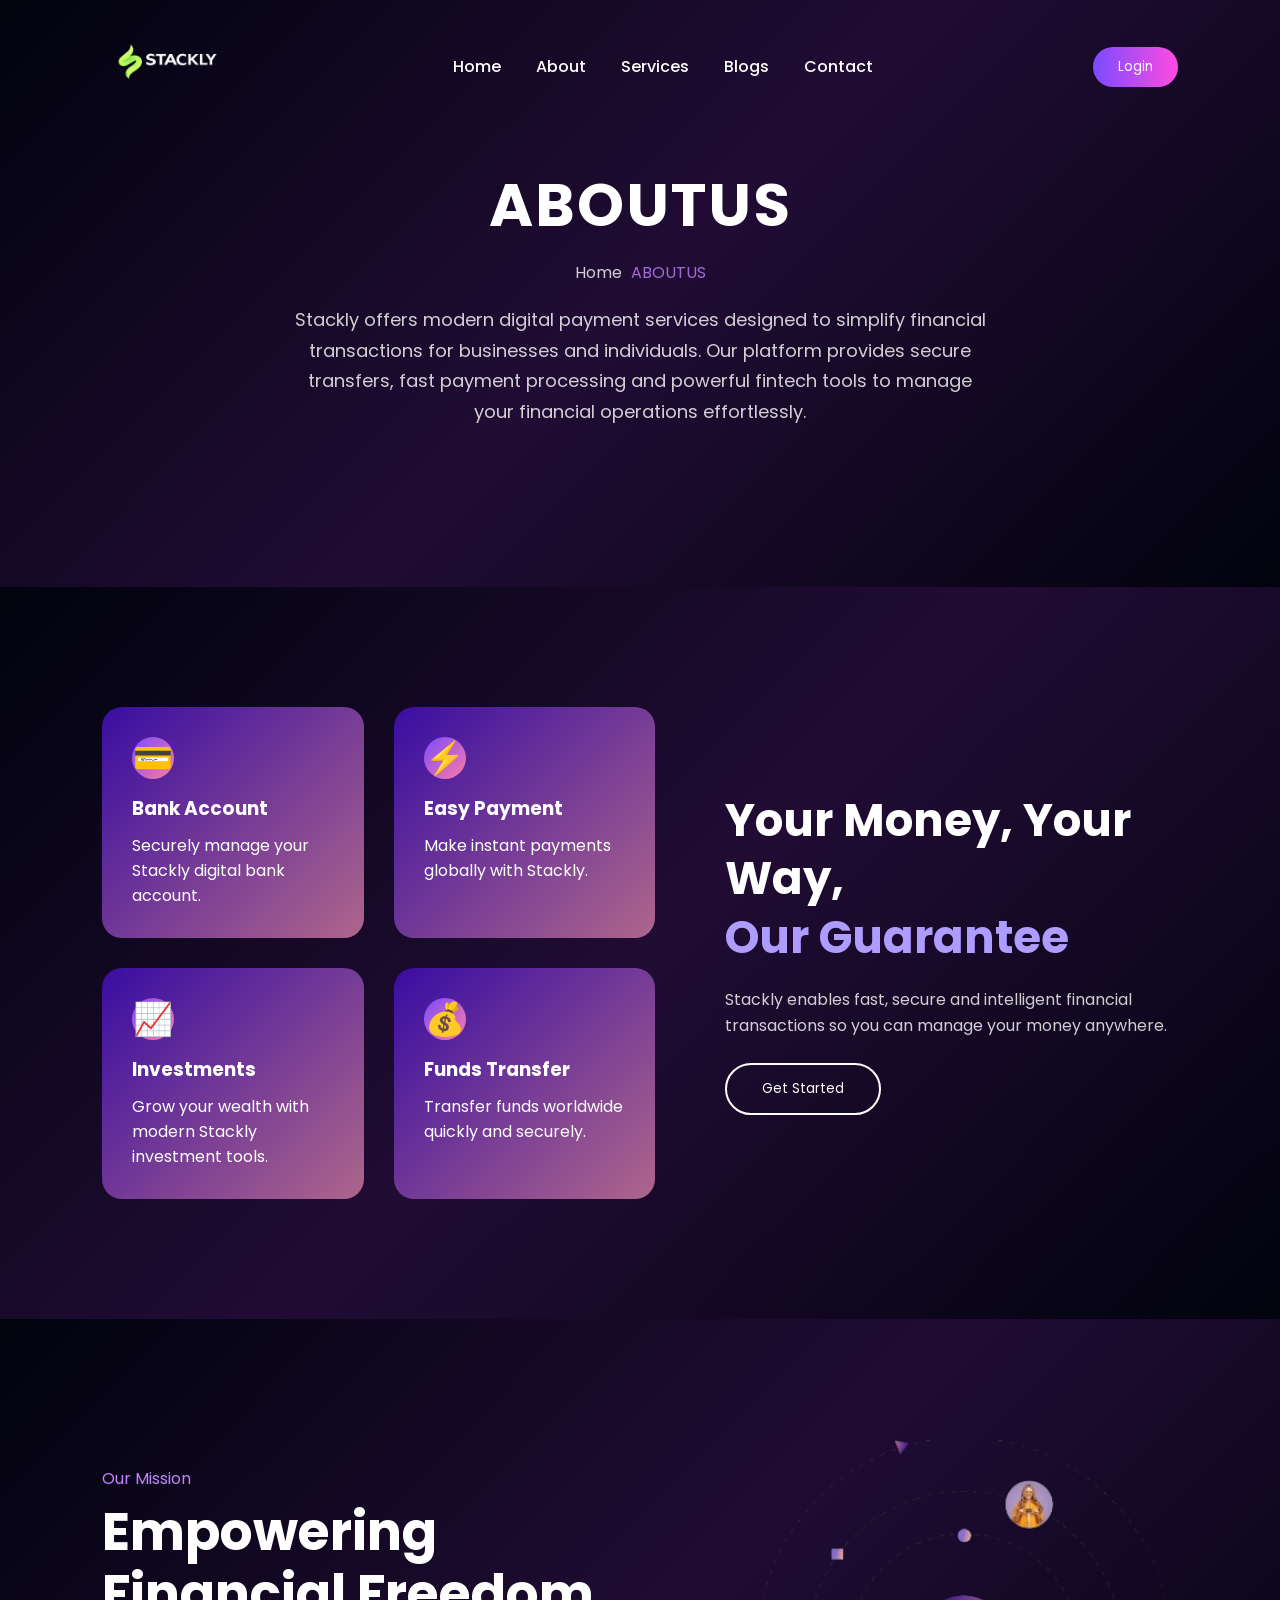
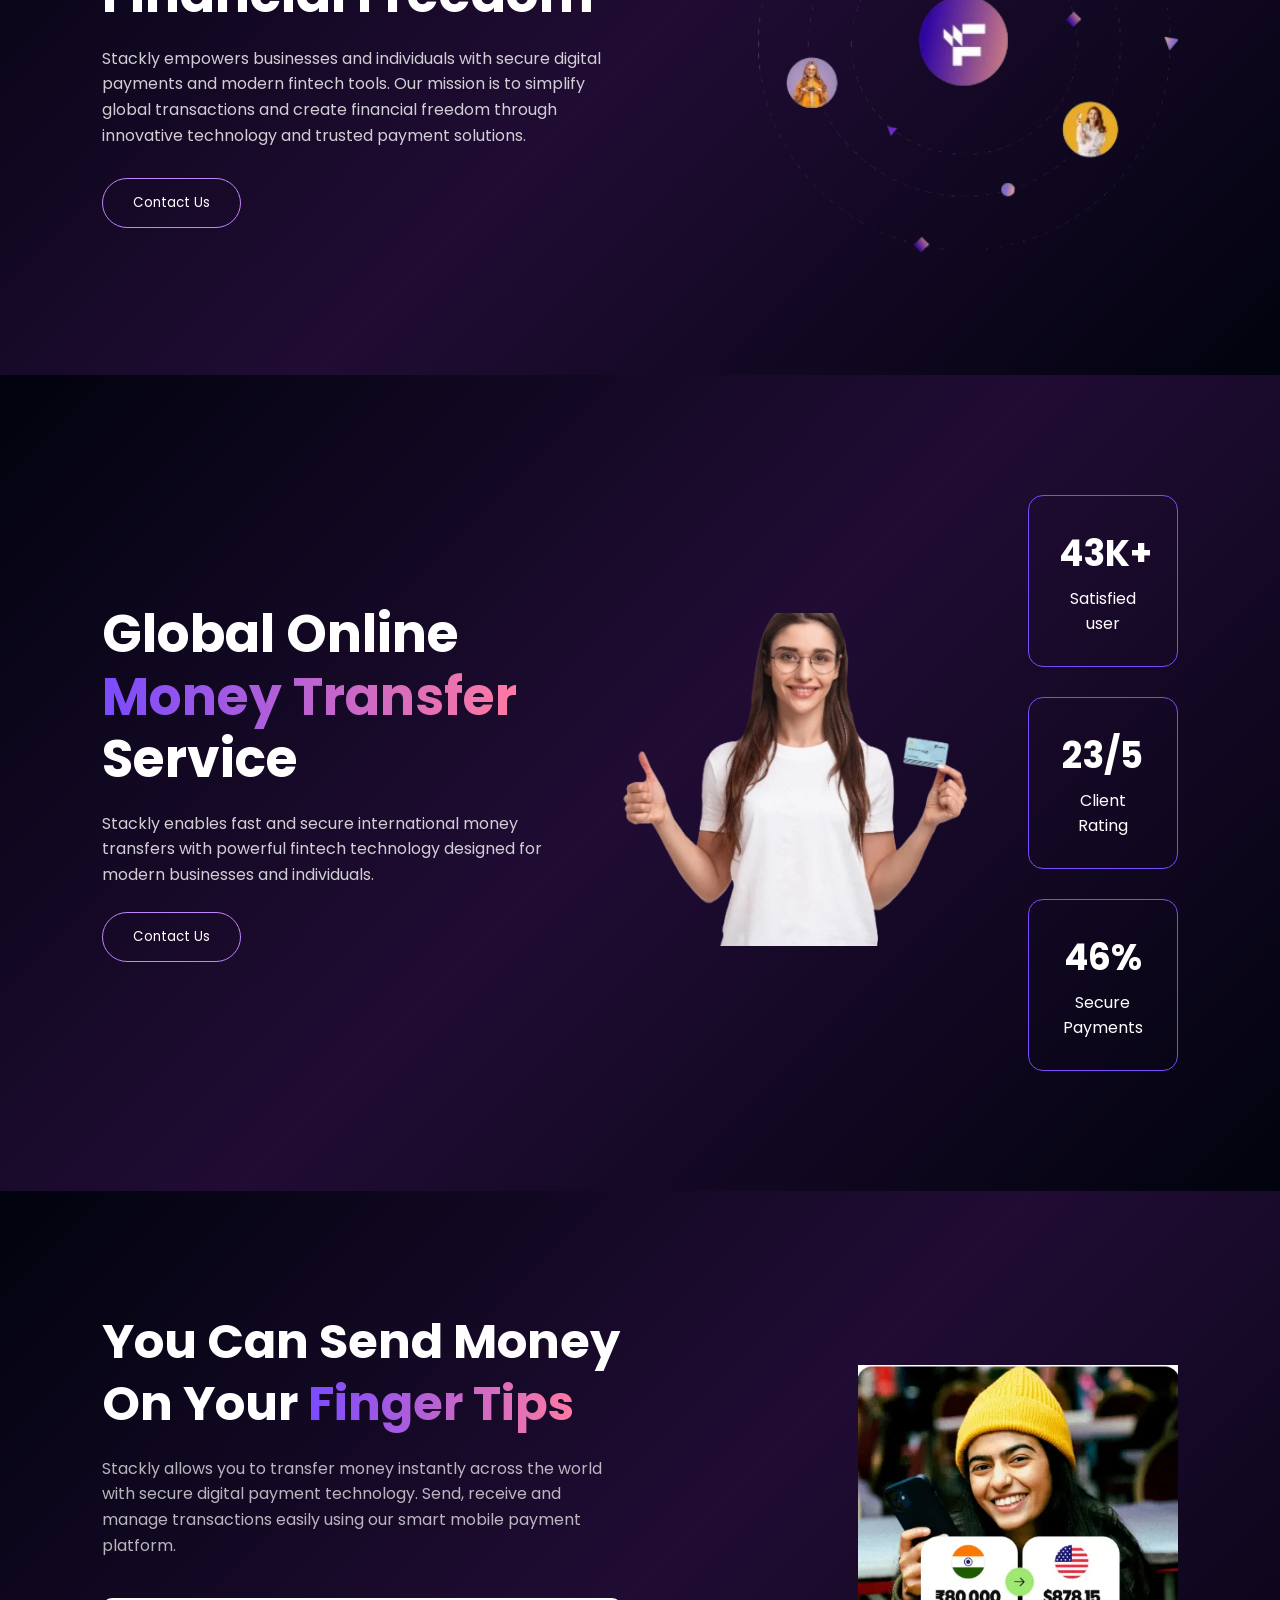
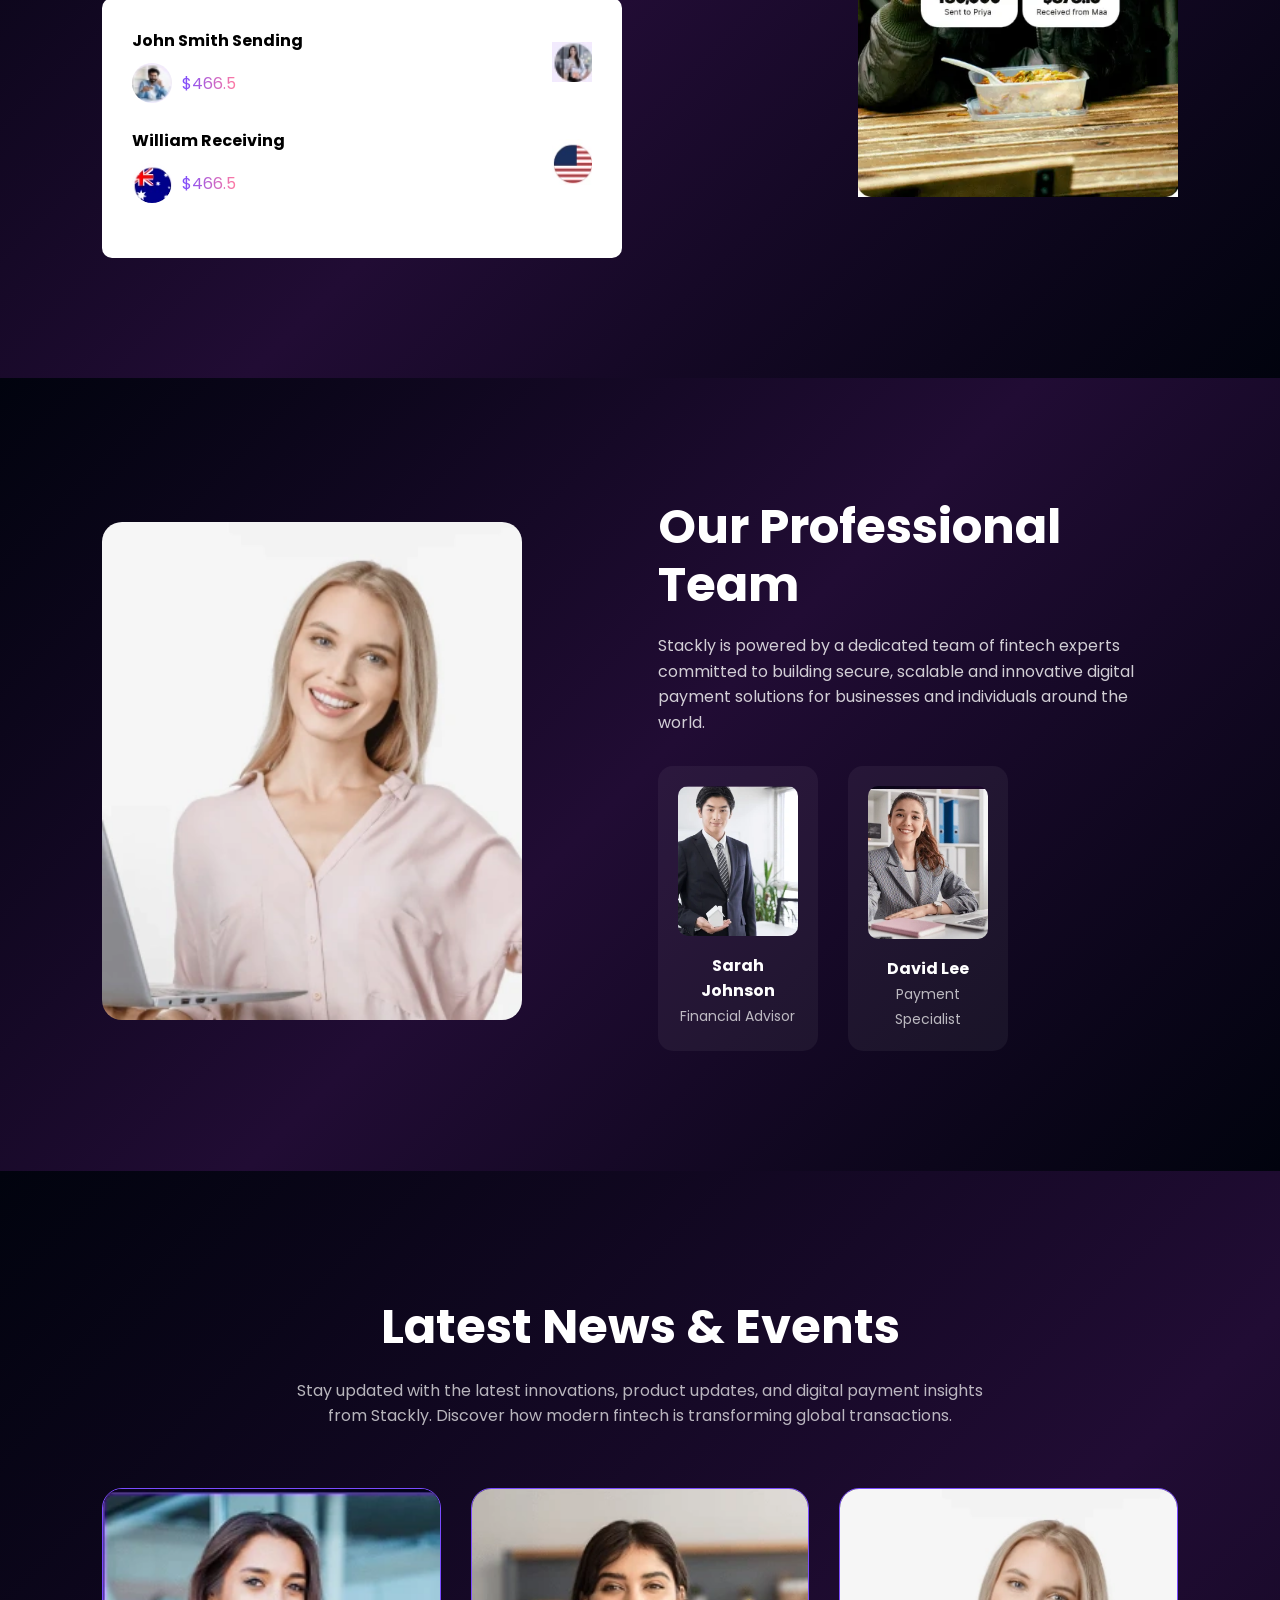
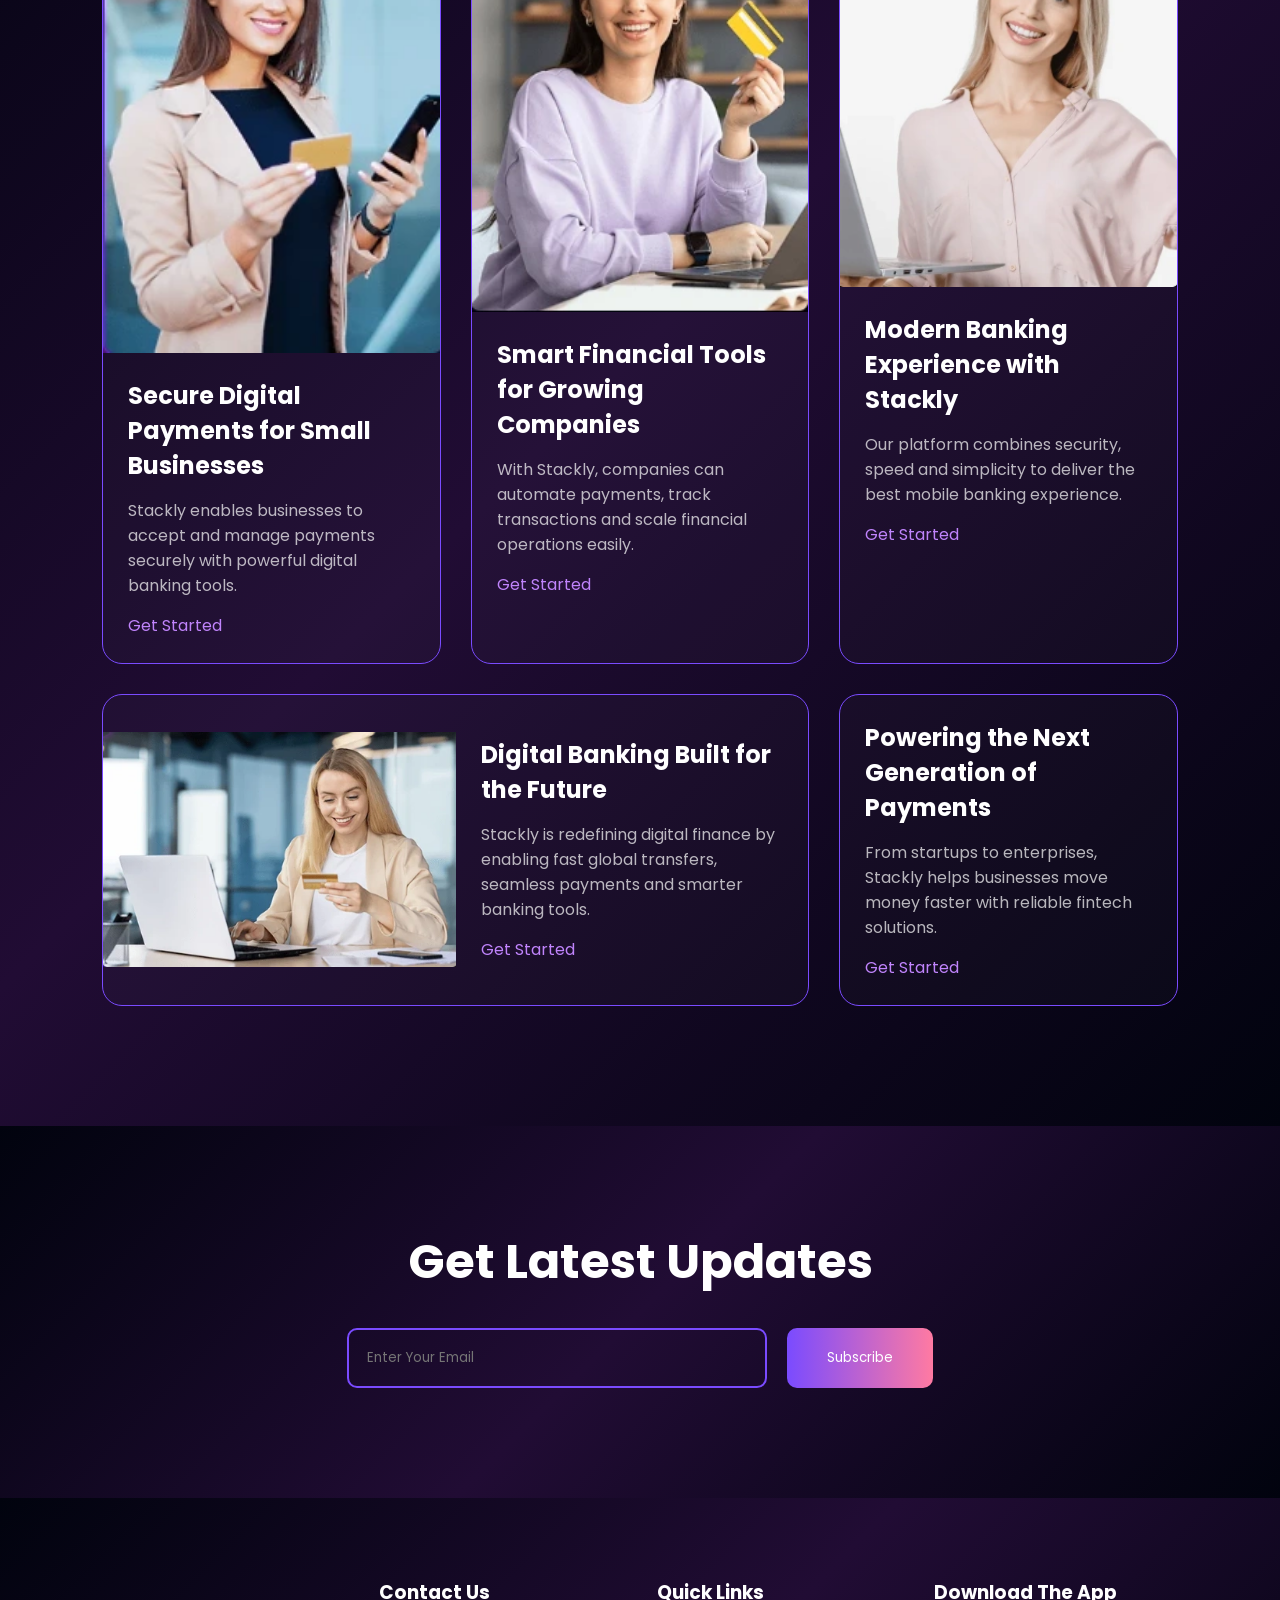
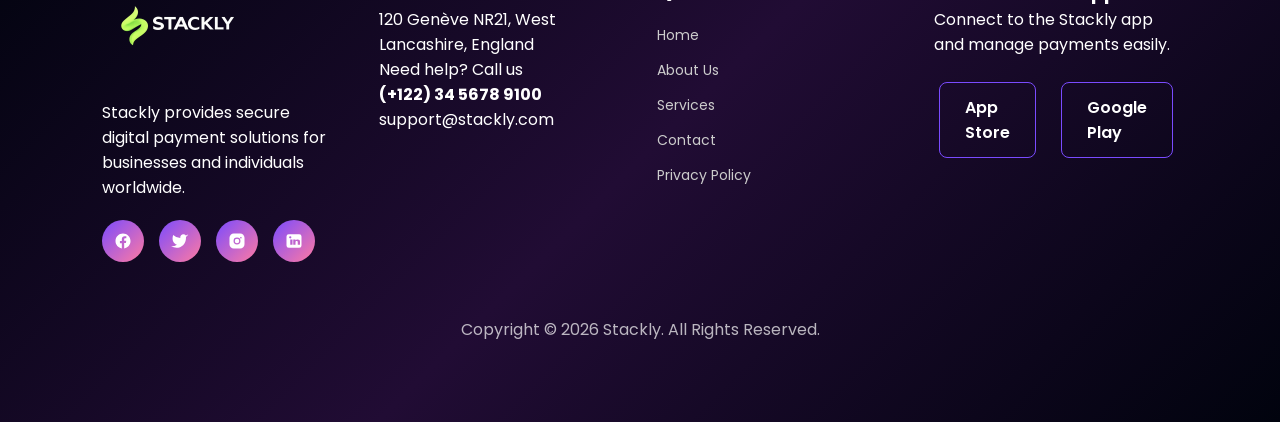
<file: aboutus2.html>
<!DOCTYPE html>
<html lang="en">

<head>
<meta charset="UTF-8">
<meta name="viewport" content="width=device-width, initial-scale=1.0">

<title>Stackly</title>

<link rel="stylesheet" href="app.css">

<link href="https://fonts.googleapis.com/css2?family=Poppins:wght@300;400;600;700&display=swap" rel="stylesheet">

</head>

<body>

<!-- NAVBAR -->
<header class="navbar">

<div class="nav-container">

<!-- LOGO -->
<div class="logo">
  <a href="home2.html">
    <img src="images/loo.webp" alt="Stackly Logo">
  </a>
</div>

<!-- NAV LINKS -->
<nav class="nav-links">

<div class="dropdown">
<a href="home2.html">Home</a>

<div class="dropdown-menu">
<a href="index.html">Home 1</a>
</div>

</div>

<a href="aboutus2.html">About</a>
<a href="services2.html">Services</a>
<a href="blogs2.html">Blogs</a>
<a href="contact2.html">Contact</a>

</nav>


<!-- LOGIN BUTTON -->
<div class="nav-btn">
  <a href="404page.html">
    <button class="login-btn">Login</button>
  </a>
</div>


<!-- HAMBURGER -->
<div class="hamburger" id="hamburger">

<span></span>
<span></span>
<span></span>

</div>

</div>

</header>



<!-- MOBILE MENU -->

<div class="mobile-menu" id="mobileMenu">

<div class="mobile-header">

<img src="images/loo.webp">

<button class="close-btn" id="closeMenu">✕</button>

</div>

<a href="home2.html">Home</a>
<a href="index.html">Home 1</a>
<a href="aboutus2.html">About</a>
<a href="services2.html">Services</a>
<a href="blogs2.html">Blogs</a>
<a href="contact2.html">Contact</a>

<a href="404page.html">
    <button class="mobile-login">Login</button>
</a>

</div>



<section class="service-hero">

<div class="service-hero-content">

<h1>ABOUTUS</h1>

<p class="breadcrumb">
Home <span>ABOUTUS</span>
</p>

<p class="service-desc">

Stackly offers modern digital payment services designed
to simplify financial transactions for businesses and
individuals. Our platform provides secure transfers,
fast payment processing and powerful fintech tools
to manage your financial operations effortlessly.

</p>

</div>

</section>










<section class="features">

<div class="features-container">

<!-- GRID -->

<div class="features-grid">

<div class="feature-card">
<div class="icon">💳</div>
<h3>Bank Account</h3>
<p>Securely manage your Stackly digital bank account.</p>
</div>

<div class="feature-card">
<div class="icon">⚡</div>
<h3>Easy Payment</h3>
<p>Make instant payments globally with Stackly.</p>
</div>

<div class="feature-card">
<div class="icon">📈</div>
<h3>Investments</h3>
<p>Grow your wealth with modern Stackly investment tools.</p>
</div>

<div class="feature-card">
<div class="icon">💰</div>
<h3>Funds Transfer</h3>
<p>Transfer funds worldwide quickly and securely.</p>
</div>

</div>


<!-- RIGHT CONTENT -->

<div class="features-content">

<h2>
Your Money, Your Way, <br>
<span>Our Guarantee</span>
</h2>

<p>
Stackly enables fast, secure and intelligent financial
transactions so you can manage your money anywhere.
</p>



<a href="404page.html">
    <button class="feature-btn">Get Started</button>
</a>

</div>

</div>

</section>




<section class="mission">

<div class="mission-container">

<!-- LEFT CONTENT -->

<div class="mission-left">

<p class="mission-tag">Our Mission</p>

<h2>Empowering <br> Financial Freedom</h2>

<p class="mission-text">

Stackly empowers businesses and individuals with
secure digital payments and modern fintech tools.
Our mission is to simplify global transactions and
create financial freedom through innovative
technology and trusted payment solutions.

</p>

<a href="404page.html">
<button class="mission-btn">Contact Us</button>
</a>

</div>


<!-- RIGHT ROTATING IMAGE -->

<div class="mission-right">

<img src="images/circle.webp" class="orbit-img">

</div>

</div>

</section>





<section class="transfer-section">

<div class="transfer-wrapper">

<div class="transfer-left">

<h1>
Global Online <br>
<span>Money Transfer</span> <br>
Service
</h1>

<p>
Stackly enables fast and secure international money
transfers with powerful fintech technology designed
for modern businesses and individuals.
</p>

<a href="4040page.html">
<button class="transfer-btn">
Contact Us
</button>
</a>
</div>



<div class="transfer-image">

<img src="images/gilr2.webp" alt="transfer">

</div>



<div class="transfer-stats">

<div class="stat-card">

<h2>
<span class="stat-number" data-count="93">0</span>K+
</h2>

<p>Satisfied user</p>

</div>


<div class="stat-card">

<h2>
<span class="stat-number" data-count="49">0</span>/5
</h2>

<p>Client Rating</p>

</div>


<div class="stat-card">

<h2>
<span class="stat-number" data-count="99">0</span>%
</h2>

<p>Secure Payments</p>

</div>

</div>


</div>

</section>







<section class="send-money">

<div class="send-container">

<!-- LEFT CONTENT -->

<div class="send-left">

<h2>

You Can Send Money <br>
On Your <span>Finger Tips</span>

</h2>

<p>

Stackly allows you to transfer money instantly across the world
with secure digital payment technology. Send, receive and manage
transactions easily using our smart mobile payment platform.

</p>


<div class="payment-box">

<div class="user-row">

<div class="user-info">

<h4>John Smith Sending</h4>

<div class="amount">

<img src="images/k (1).webp">

<span>$466.5</span>

</div>

</div>

<div class="flag">

<img src="images/k (4).webp">

</div>

</div>



<div class="user-row">

<div class="user-info">

<h4>William Receiving</h4>

<div class="amount">

<img src="images/k (2).webp">

<span>$466.5</span>

</div>

</div>

<div class="flag">

<img src="images/k (3).webp">

</div>

</div>

</div>

</div>



<!-- RIGHT IMAGE -->

<div class="send-right">

<img src="images/card7.webp" class="mobile-phone">



</div>


</div>

</section>




<section class="team-section">

<div class="team-wrapper">


<!-- LEFT IMAGE -->

<div class="team-left">

<img src="images/t (2).webp" alt="team">

</div>



<!-- RIGHT CONTENT -->

<div class="team-right">

<h2>Our Professional <br> Team</h2>

<p>
Stackly is powered by a dedicated team of fintech experts
committed to building secure, scalable and innovative
digital payment solutions for businesses and individuals
around the world.
</p>


<div class="team-cards">

<div class="team-card">

<img src="images/t (1).webp" alt="team member">

<h4>Sarah Johnson</h4>

<span>Financial Advisor</span>

</div>


<div class="team-card">

<img src="images/t (3).webp" alt="team member">

<h4>David Lee</h4>

<span>Payment Specialist</span>

</div>

</div>


</div>

</div>

</section>




<section class="news">

<div class="news-header">

<h2>Latest News & Events</h2>

<p>
Stay updated with the latest innovations, product updates,
and digital payment insights from Stackly.
Discover how modern fintech is transforming global transactions.
</p>

</div>


<div class="news-grid">

<!-- CARD 1 -->

<div class="news-card">

<img src="images/x1 (4).webp">

<div class="news-content">

<h3>Secure Digital Payments for Small Businesses</h3>

<p>
Stackly enables businesses to accept and manage payments
securely with powerful digital banking tools.
</p>

<a href="404page.html">Get Started</a>

</div>

</div>



<!-- CARD 2 -->

<div class="news-card">





<img src="images/x1 (5).webp">
<div class="news-content">

<h3>Smart Financial Tools for Growing Companies</h3>

<p>
With Stackly, companies can automate payments,
track transactions and scale financial operations easily.
</p>

<a href="404page.html">Get Started</a>

</div>

</div>



<!-- CARD 3 -->

<div class="news-card">

<img src="images/t (2).webp">

<div class="news-content">

<h3>Modern Banking Experience with Stackly</h3>

<p>
Our platform combines security, speed and simplicity
to deliver the best mobile banking experience.
</p>

<a href="404page.html">Get Started</a>

</div>

</div>



<!-- CARD 4 -->

<div class="news-card wide">

<img src="images/x1 (6).webp">

<div class="news-content">

<h3>Digital Banking Built for the Future</h3>

<p>
Stackly is redefining digital finance by enabling fast
global transfers, seamless payments and smarter banking tools.
</p>

<a href="404page.html">Get Started</a>

</div>

</div>



<!-- CARD 5 -->

<div class="news-card">

<div class="news-content">

<h3>Powering the Next Generation of Payments</h3>

<p>
From startups to enterprises, Stackly helps businesses
move money faster with reliable fintech solutions.
</p>

<a href="404page.html">Get Started</a>

</div>

</div>

</div>

</section>



<section class="subscribe">

<h2>Get Latest Updates</h2>

<div class="subscribe-box">

<input type="text" id="emailInput" placeholder="Enter Your Email">

<button id="subscribeBtn">Subscribe</button>

</div>

<p id="emailError"></p>

</section>


<footer class="footer">

<div class="footer-container">

<!-- LOGO -->

<div class="footer-col">

<a href="home2.html">
<img src="images/loo.webp" class="footer-logo" alt="Stackly Logo">
</a>

<p>
Stackly provides secure digital payment solutions
for businesses and individuals worldwide.
</p>

<div class="social-icons">

<a href="404page.html" class="icon">
<svg xmlns="http://www.w3.org/2000/svg" viewBox="0 0 24 24" fill="white">
<path d="M22 12.07C22 6.48 17.52 2 11.93 2 6.48 2 2 6.48 2 12.07c0 5.02 3.66 9.18 8.44 9.93v-7.02H7.9v-2.9h2.54V9.41c0-2.5 1.5-3.87 3.78-3.87 1.1 0 2.24.2 2.24.2v2.46h-1.26c-1.24 0-1.63.77-1.63 1.56v1.88h2.77l-.44 2.9h-2.33V22c4.78-.75 8.43-4.91 8.43-9.93z"/>
</svg>
</a>

<a href="404page.html" class="icon">
<svg xmlns="http://www.w3.org/2000/svg" viewBox="0 0 24 24" fill="white">
<path d="M23 3a10.9 10.9 0 01-3.14 1.53A4.48 4.48 0 0016.43 3c-2.63 0-4.6 2.46-3.99 5A12.94 12.94 0 013 4s-4 9 5 13a13.29 13.29 0 01-8 2c9 5 20 0 20-11.5a4.5 4.5 0 00-.08-.83A7.72 7.72 0 0023 3z"/>
</svg>
</a>

<a href="404page.html" class="icon">
<svg xmlns="http://www.w3.org/2000/svg" viewBox="0 0 24 24" fill="white">
<path d="M7.75 2C4.57 2 2 4.57 2 7.75v8.5C2 19.43 4.57 22 7.75 22h8.5C19.43 22 22 19.43 22 16.25v-8.5C22 4.57 19.43 2 16.25 2h-8.5zm4.25 5.4a4.6 4.6 0 110 9.2 4.6 4.6 0 010-9.2zm5.2-.8a1.1 1.1 0 110 2.2 1.1 1.1 0 010-2.2zM12 9a3 3 0 100 6 3 3 0 000-6z"/>
</svg>
</a>

<a href="404page.html" class="icon">
<svg xmlns="http://www.w3.org/2000/svg" viewBox="0 0 24 24" fill="white">
<path d="M19 3A2.99 2.99 0 0122 6v12a2.99 2.99 0 01-3 3H5a2.99 2.99 0 01-3-3V6a2.99 2.99 0 013-3h14zm-9 7H7v7h3v-7zm-1.5-3A1.5 1.5 0 107 8.5 1.5 1.5 0 008.5 7zM17 10c-2 0-3 1-3 1v-1h-3v7h3v-3.5c0-1 .5-1.5 1.5-1.5s1.5.5 1.5 1.5V17h3v-4c0-2-1-3-3-3z"/>
</svg>
</a>

</div>
</div>


<!-- CONTACT -->

<div class="footer-col">

<h3>Contact Us</h3>

<p>120 Genève NR21, West Lancashire, England</p>

<p>Need help? Call us</p>

<h4>(+122) 34 5678 9100</h4>

<p>support@stackly.com</p>

</div>


<!-- QUICK LINKS -->

<div class="footer-col">

<h3>Quick Links</h3>

<ul class="quick-links">

<li><a href="home2.html">Home</a></li>

<li><a href="aboutus2.html">About Us</a></li>

<li><a href="services2.html">Services</a></li>

<li><a href="contact2.html">Contact</a></li>

<li><a href="404page.html">Privacy Policy</a></li>

</ul>

</div>


<!-- DOWNLOAD -->

<div class="footer-col">

<h3>Download The App</h3>

<p>Connect to the Stackly app and manage payments easily.</p>

<div class="store-buttons">

<a href="404page.html" class="store-btn">App Store</a>

<a href="404page.html" class="store-btn">Google Play</a>

</div>

</div>

</div>


<div class="copyright">

Copyright © 2026 Stackly. All Rights Reserved.

</div>

</footer>


<div class="scroll-top-btn" id="scrollTopBtn">

<div class="wave"></div>

<span class="arrow">↑</span>

</div>
<script>

    


const scrollButton = document.getElementById("scrollTopBtn");

window.addEventListener("scroll", ()=>{

if(window.scrollY > 300){

scrollButton.style.display="flex";

}else{

scrollButton.style.display="none";

}

});

scrollButton.addEventListener("click", ()=>{

window.scrollTo({

top:0,

behavior:"smooth"

});

});
</script>

<script src="script.js"></script>

</body>
</html>
</file>
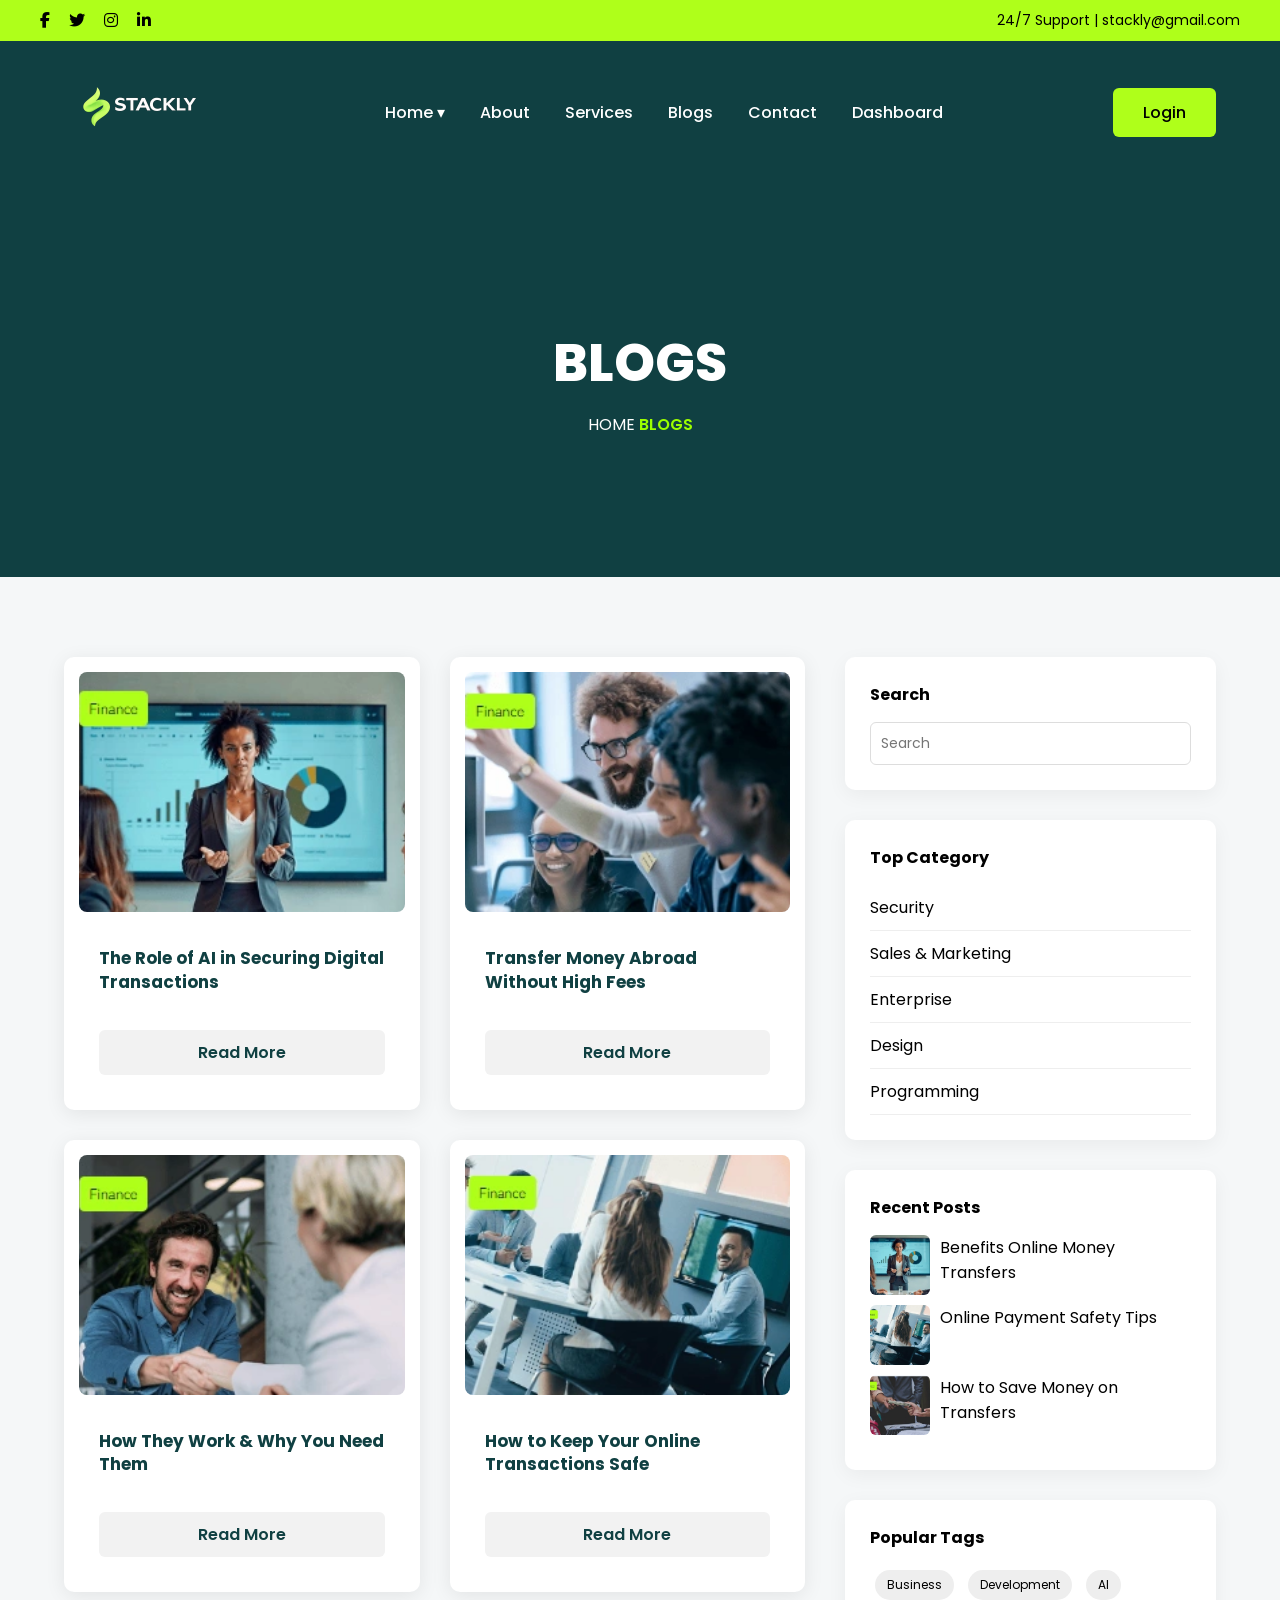
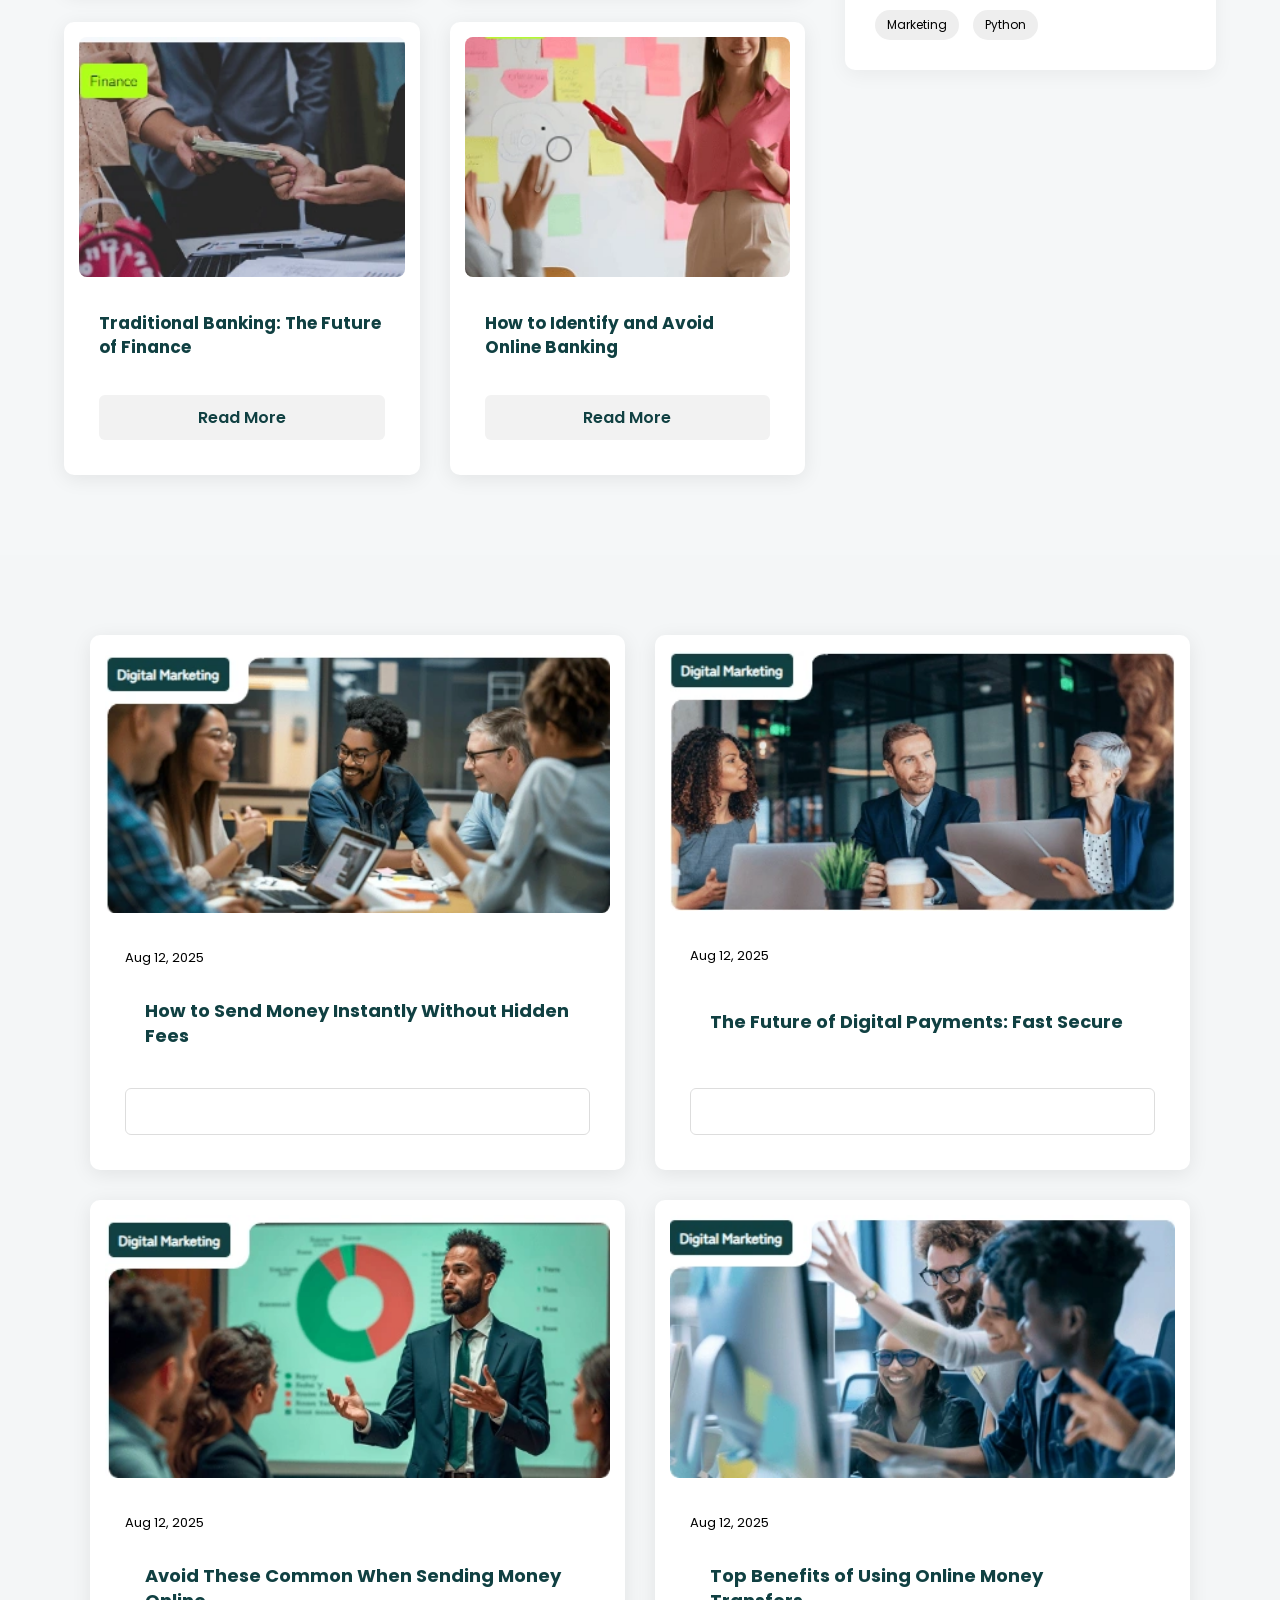
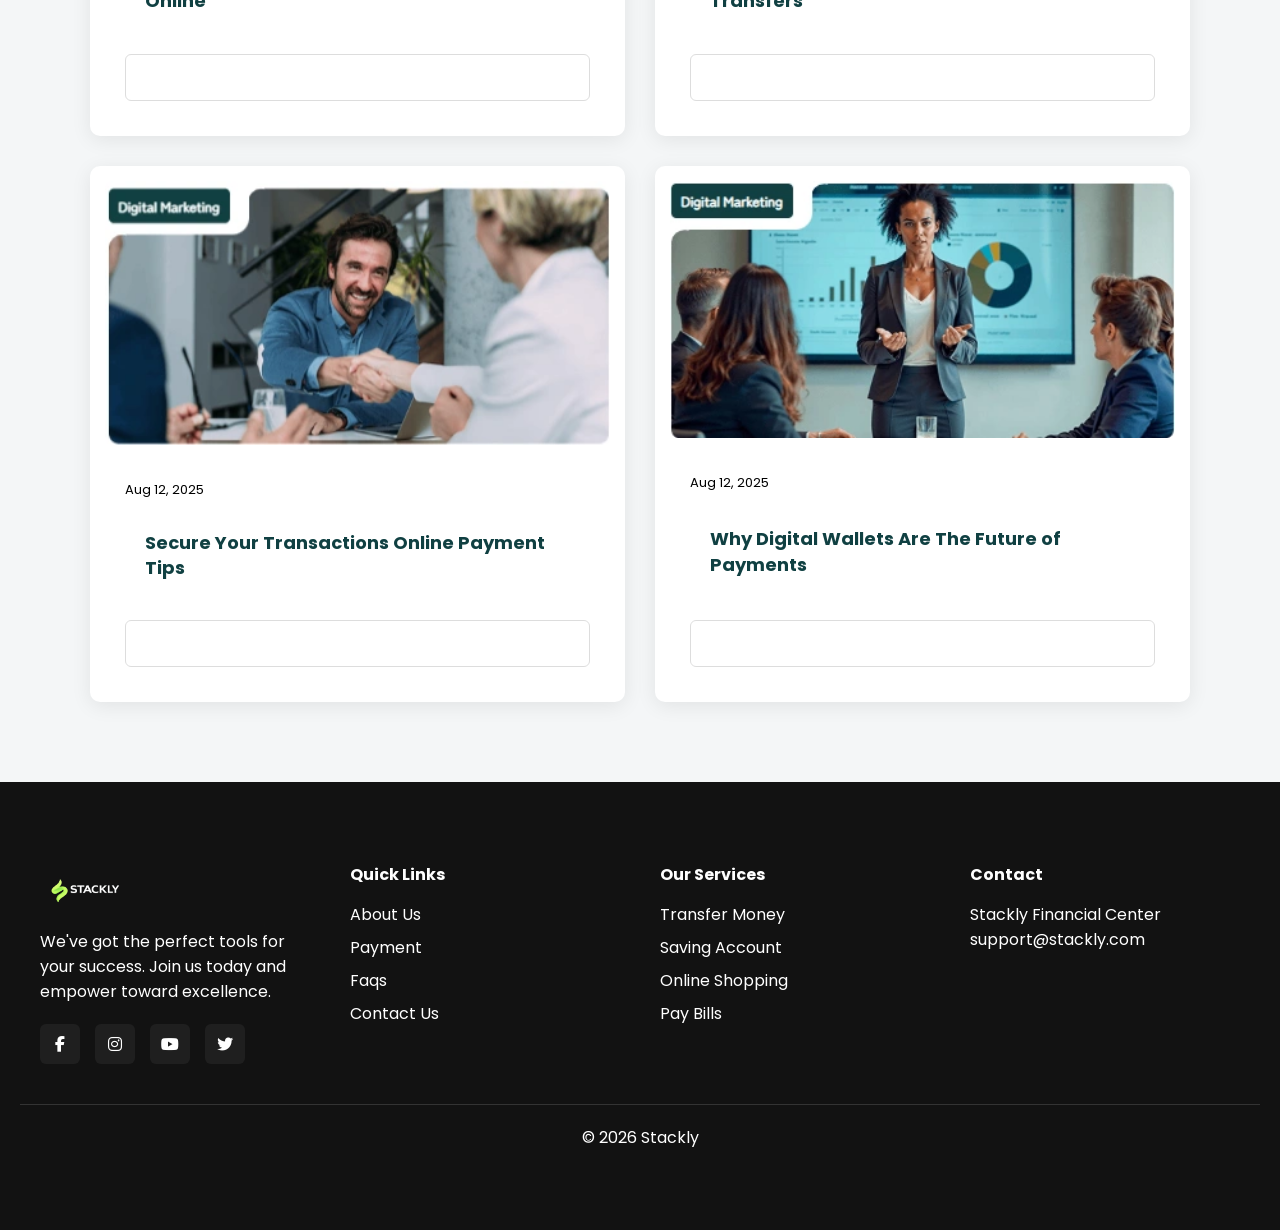
<file: blogs.html>
<!DOCTYPE html>
<html lang="en">

<head>

<meta charset="UTF-8">
<meta name="viewport" content="width=device-width, initial-scale=1.0">

<title>Stackly</title>

<link rel="stylesheet" href="style.css">

<link rel="stylesheet"
href="https://cdnjs.cloudflare.com/ajax/libs/font-awesome/6.5.0/css/all.min.css">
<link rel="stylesheet" href="https://cdnjs.cloudflare.com/ajax/libs/font-awesome/6.5.1/css/all.min.css">

<link href="https://fonts.googleapis.com/css2?family=Poppins:wght@300;400;500;600;700&display=swap" rel="stylesheet">

</head>

<body>




<!-- STACKLY LOADER -->
<div id="loader">

<div class="loader-box">

<img src="images/loo.webp" class="loader-logo">

<div class="progress-bar">
<div class="progress" id="progress"></div>
</div>

<p id="percent">0%</p>

</div>

</div>
<!-- Your page content starts here -->
<div class="auth-wrapper">

<!-- TOP BAR -->
<div class="topbar">
  <div class="topbar-container">

    <div class="social-icons">
      <a href="404.html"><i class="fa-brands fa-facebook-f"></i></a>
      <a href="404.html"><i class="fa-brands fa-twitter"></i></a>
      <a href="404.html"><i class="fa-brands fa-instagram"></i></a>
      <a href="404.html"><i class="fa-brands fa-linkedin-in"></i></a>
    </div>

    <div class="top-text">
      24/7 Support | stackly@gmail.com
    </div>

  </div>
</div>



<!-- HEADER -->

<header class="header">
  <div class="container nav-container">

  <div class="logo">
  <a href="index.html">
    <img src="images/loo.webp" alt="logo">
  </a>
</div>

    <nav class="nav">
      <ul>

        <li class="dropdown">
          <a href="index.html">Home ▾</a>

          <ul class="dropdown-menu">
            <li><a href="home2.html">Home 2</a></li>
          </ul>

        </li>

        <li><a href="about.html">About</a></li>
        <li><a href="services.html">Services</a></li>
        <li><a href="blogs.html">Blogs</a></li>
        <li><a href="contact.html">Contact</a></li>
        <li><a href="dashboard.html">Dashboard</a></li>

      </ul>
    </nav>
<a href="login.html" class="moving-btn"><span>Login</span></a>

    <!-- HAMBURGER -->
    <div class="hamburger" id="hamburger">
      <span></span>
      <span></span>
      <span></span>
    </div>

  </div>
</header>



<!-- MOBILE MENU -->

<div class="mobile-menu" id="mobileMenu">

<button class="close-menu" id="closeMenu">✕</button>

<ul>

<li class="mobile-dropdown">

<div class="mobile-home">
Home <span>▾</span>
</div>

<ul class="mobile-submenu" id="mobileSubmenu">
<li><a href="home2.html">Home 2</a></li>
</ul>

</li>

<li><a href="about.html">About</a></li>
<li><a href="services.html">Services</a></li>
<li><a href="blogs.html">Blogs</a></li>
<li><a href="contact.html">Contact</a></li>
<li><a href="dashboard.html">Dashboard</a></li>

</ul>

</div>






<section class="stack-about-hero">

<div class="about-container">

<h1 class="about-title" id="aboutTitle">BLOGS</h1>

<div class="about-breadcrumb">
<span>HOME</span>

<span class="active">BLOGS</span>
</div>

</div>

</section>

<script>

document.addEventListener("DOMContentLoaded",function(){

const aboutTitle=document.getElementById("aboutTitle");

window.addEventListener("scroll",function(){

let scrollValue=window.scrollY;

aboutTitle.style.transform="translateY(" + scrollValue * 0.3 + "px)";

});

});

</script>





<section class="blog-section">

<div class="blog-container">

<!-- BLOG POSTS -->
<div class="blog-grid">

<!-- CARD 1 -->
<div class="blog-card">
<div class="blog-img">
<img src="images/b1 (2).webp" alt="">

</div>
<h3>The Role of AI in Securing Digital Transactions</h3>
<a href="404.html">Read More</a>
</div>

<!-- CARD 2 -->
<div class="blog-card">
<div class="blog-img">
<img src="images/b1 (3).webp" alt="">

</div>
<h3>Transfer Money Abroad Without High Fees</h3>
<a href="404.html">Read More</a>
</div>

<!-- CARD 3 -->
<div class="blog-card">
<div class="blog-img">
<img src="images/b1 (4).webp" alt="">

</div>
<h3>How They Work & Why You Need Them</h3>
<a href="404.html">Read More</a>
</div>

<!-- CARD 4 -->
<div class="blog-card">
<div class="blog-img">
<img src="images/b1 (5).webp" alt="">
</div>
<h3>How to Keep Your Online Transactions Safe</h3>
<a href="404.html">Read More</a>
</div>

<!-- CARD 5 -->
<div class="blog-card">
<div class="blog-img">
<img src="images/b1 (6).webp" alt="">
</div>
<h3>Traditional Banking: The Future of Finance</h3>
<a href="404.html">Read More</a>
</div>

<!-- CARD 6 -->
<div class="blog-card">
<div class="blog-img">
<img src="images/b1 (8).webp" alt="">
</div>
<h3>How to Identify and Avoid Online Banking</h3>
<a href="404.html">Read More</a>
</div>

</div>

<!-- SIDEBAR -->
<div class="blog-sidebar">

<div class="sidebar-box">
<h4>Search</h4>
<input type="text" placeholder="Search">
</div>

<div class="sidebar-box">
<h4>Top Category</h4>
<ul>
<li>Security</li>
<li>Sales & Marketing</li>
<li>Enterprise</li>
<li>Design</li>
<li>Programming</li>
</ul>
</div>

<div class="sidebar-box">
<h4>Recent Posts</h4>

<div class="recent-post">
<img src="images/g1 (23).webp">
<p>Benefits Online Money Transfers</p>
</div>

<div class="recent-post">
<img src="images/b1 (5).webp">
<p>Online Payment Safety Tips</p>
</div>

<div class="recent-post">
<img src="images/b1 (6).webp">
<p>How to Save Money on Transfers</p>
</div>

</div>

<div class="sidebar-box">
<h4>Popular Tags</h4>

<div class="tags">
<span>Business</span>
<span>Development</span>
<span>AI</span>
<span>Marketing</span>
<span>Python</span>
</div>

</div>

</div>

</div>
</section>



<script>

const cards = document.querySelectorAll(".blog-card");

window.addEventListener("scroll", () => {

cards.forEach(card => {

const top = card.getBoundingClientRect().top;

if(top < window.innerHeight - 50){
card.classList.add("show");
}

});

});

</script>



<section class="payone-blog">

<div class="payone-blog-container">

<!-- BLOG CARD 1 -->
<div class="blog-card">

<div class="blog-image">
<img src="images/b1 (9).webp" alt="">

</div>

<div class="blog-content">
<p class="blog-date">Aug 12, 2025</p>

<h3>How to Send Money Instantly Without Hidden Fees</h3>

<button class="blog-btn">View Details</button>

</div>

</div>


<!-- BLOG CARD 2 -->
<div class="blog-card">

<div class="blog-image">
<img src="images/b1 (10).webp" alt="">

</div>

<div class="blog-content">
<p class="blog-date">Aug 12, 2025</p>

<h3>The Future of Digital Payments: Fast Secure</h3>

<button class="blog-btn">View Details</button>

</div>

</div>


<!-- BLOG CARD 3 -->
<div class="blog-card">

<div class="blog-image">
<img src="images/b1 (11).webp" alt="">

</div>

<div class="blog-content">
<p class="blog-date">Aug 12, 2025</p>

<h3>Avoid These Common When Sending Money Online</h3>

<button class="blog-btn">View Details</button>

</div>

</div>


<!-- BLOG CARD 4 -->
<div class="blog-card">

<div class="blog-image">
<img src="images/b1 (12).webp" alt="">

</div>

<div class="blog-content">
<p class="blog-date">Aug 12, 2025</p>

<h3>Top Benefits of Using Online Money Transfers</h3>

<button class="blog-btn">View Details</button>

</div>

</div>


<!-- BLOG CARD 5 -->
<div class="blog-card">

<div class="blog-image">
<img src="images/b1 (13).webp" alt="">

</div>

<div class="blog-content">
<p class="blog-date">Aug 12, 2025</p>

<h3>Secure Your Transactions Online Payment Tips</h3>

<button class="blog-btn">View Details</button>

</div>

</div>


<!-- BLOG CARD 6 -->
<div class="blog-card">

<div class="blog-image">
<img src="images/b1 (14).webp" alt="">

</div>

<div class="blog-content">
<p class="blog-date">Aug 12, 2025</p>

<h3>Why Digital Wallets Are The Future of Payments</h3>

<button class="blog-btn">View Details</button>

</div>

</div>

</div>

</section>


<script>

const blogCards = document.querySelectorAll(".blog-card");

window.addEventListener("scroll", () => {

blogCards.forEach(card => {

let cardTop = card.getBoundingClientRect().top;

if(cardTop < window.innerHeight - 50){

card.classList.add("show");

}

});

});

</script>






<footer class="stack-footer">

<div class="footer-grid">


<div class="footer-col">
<a href="index.html" class="footer-logo">
  <img src="images/loo.webp" alt="Stackly Logo">
</a>
<p>
We've got the perfect tools for your success.
Join us today and empower toward excellence.
</p>

<div class="footer-social">

<a href="404.html" class="social-icon">
<i class="fab fa-facebook-f"></i>
</a>

<a href="404.html" class="social-icon">
<i class="fab fa-instagram"></i>
</a>

<a href="404.html" class="social-icon">
<i class="fab fa-youtube"></i>
</a>

<a href="404.html" class="social-icon">
<i class="fab fa-twitter"></i>
</a>

</div>

</div>


<div class="footer-col">

<h4>Quick Links</h4>

<ul>
<li><a href="about.html">About Us</a></li>
<li><a href="404.html">Payment</a></li>
<li><a href="404.html">Faqs</a></li>
<li><a href="contact.html">Contact Us</a></li>
</ul>

</div>


<div class="footer-col">

<h4>Our Services</h4>

<ul>
<li><a href="404.html">Transfer Money</a></li>
<li><a href="404.html">Saving Account</a></li>
<li><a href="404.html">Online Shopping</a></li>
<li><a href="404.html">Pay Bills</a></li>
</ul>

</div>


<div class="footer-col">

<h4>Contact</h4>

<p>Stackly Financial Center</p>
<p>support@stackly.com</p>

</div>


</div>


<div class="footer-bottom">

<p>© 2026 Stackly</p>

</div>

</footer>

<button id="scrollTopBtn">
<i class="fa-solid fa-arrow-up"></i>
</button>

<script>

  document.addEventListener("DOMContentLoaded",function(){

const scrollBtn=document.getElementById("scrollTopBtn");

window.addEventListener("scroll",function(){

if(window.scrollY>300){

scrollBtn.classList.add("show");

}else{

scrollBtn.classList.remove("show");

}

});

scrollBtn.addEventListener("click",function(){

window.scrollTo({
top:0,
behavior:"smooth"
});

});

});
</script>


<script src="main.js"></script>



<script>

let width = 0;

const progress = document.getElementById("progress");
const percentText = document.getElementById("percent");

const loaderInterval = setInterval(function(){

width++;

progress.style.width = width + "%";
percentText.innerText = width + "%";

if(width >= 100){

clearInterval(loaderInterval);

document.getElementById("loader").style.display = "none";

}

},15);

</script>

</body>
</html>
</file>
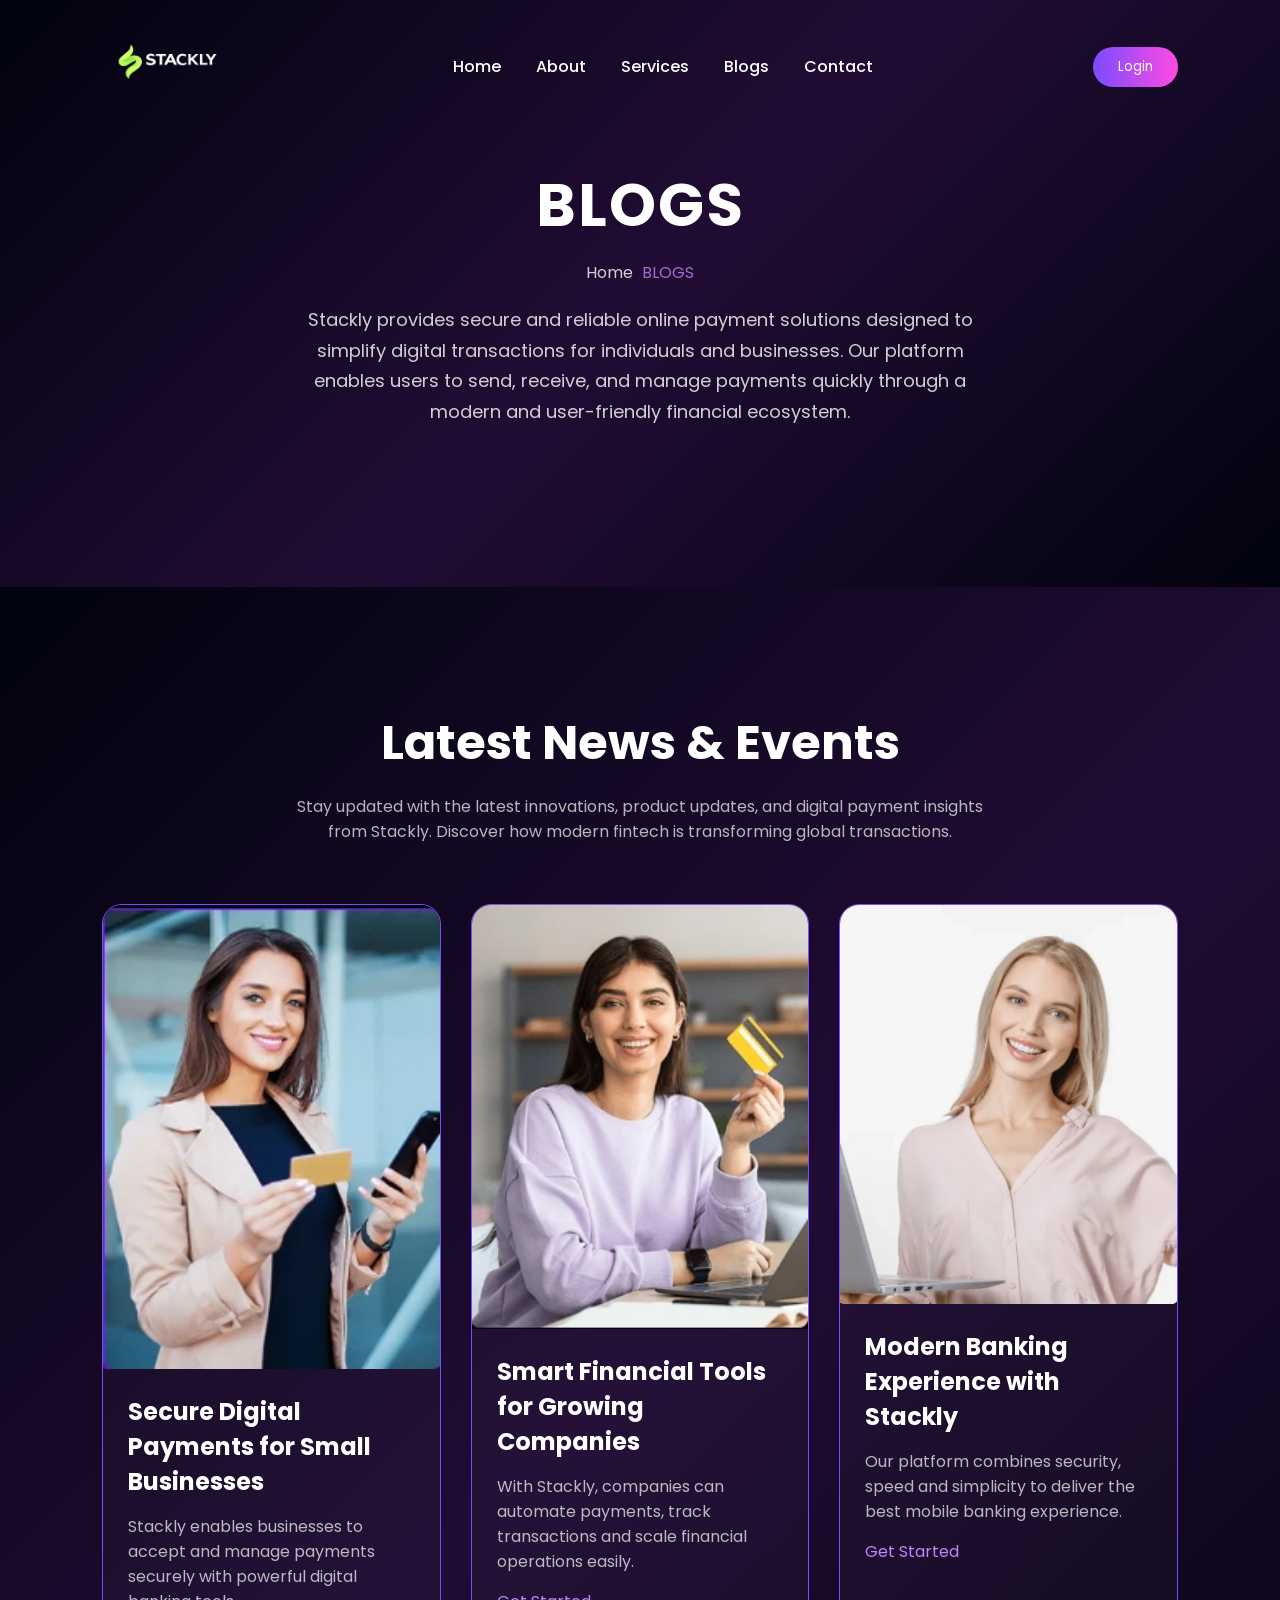
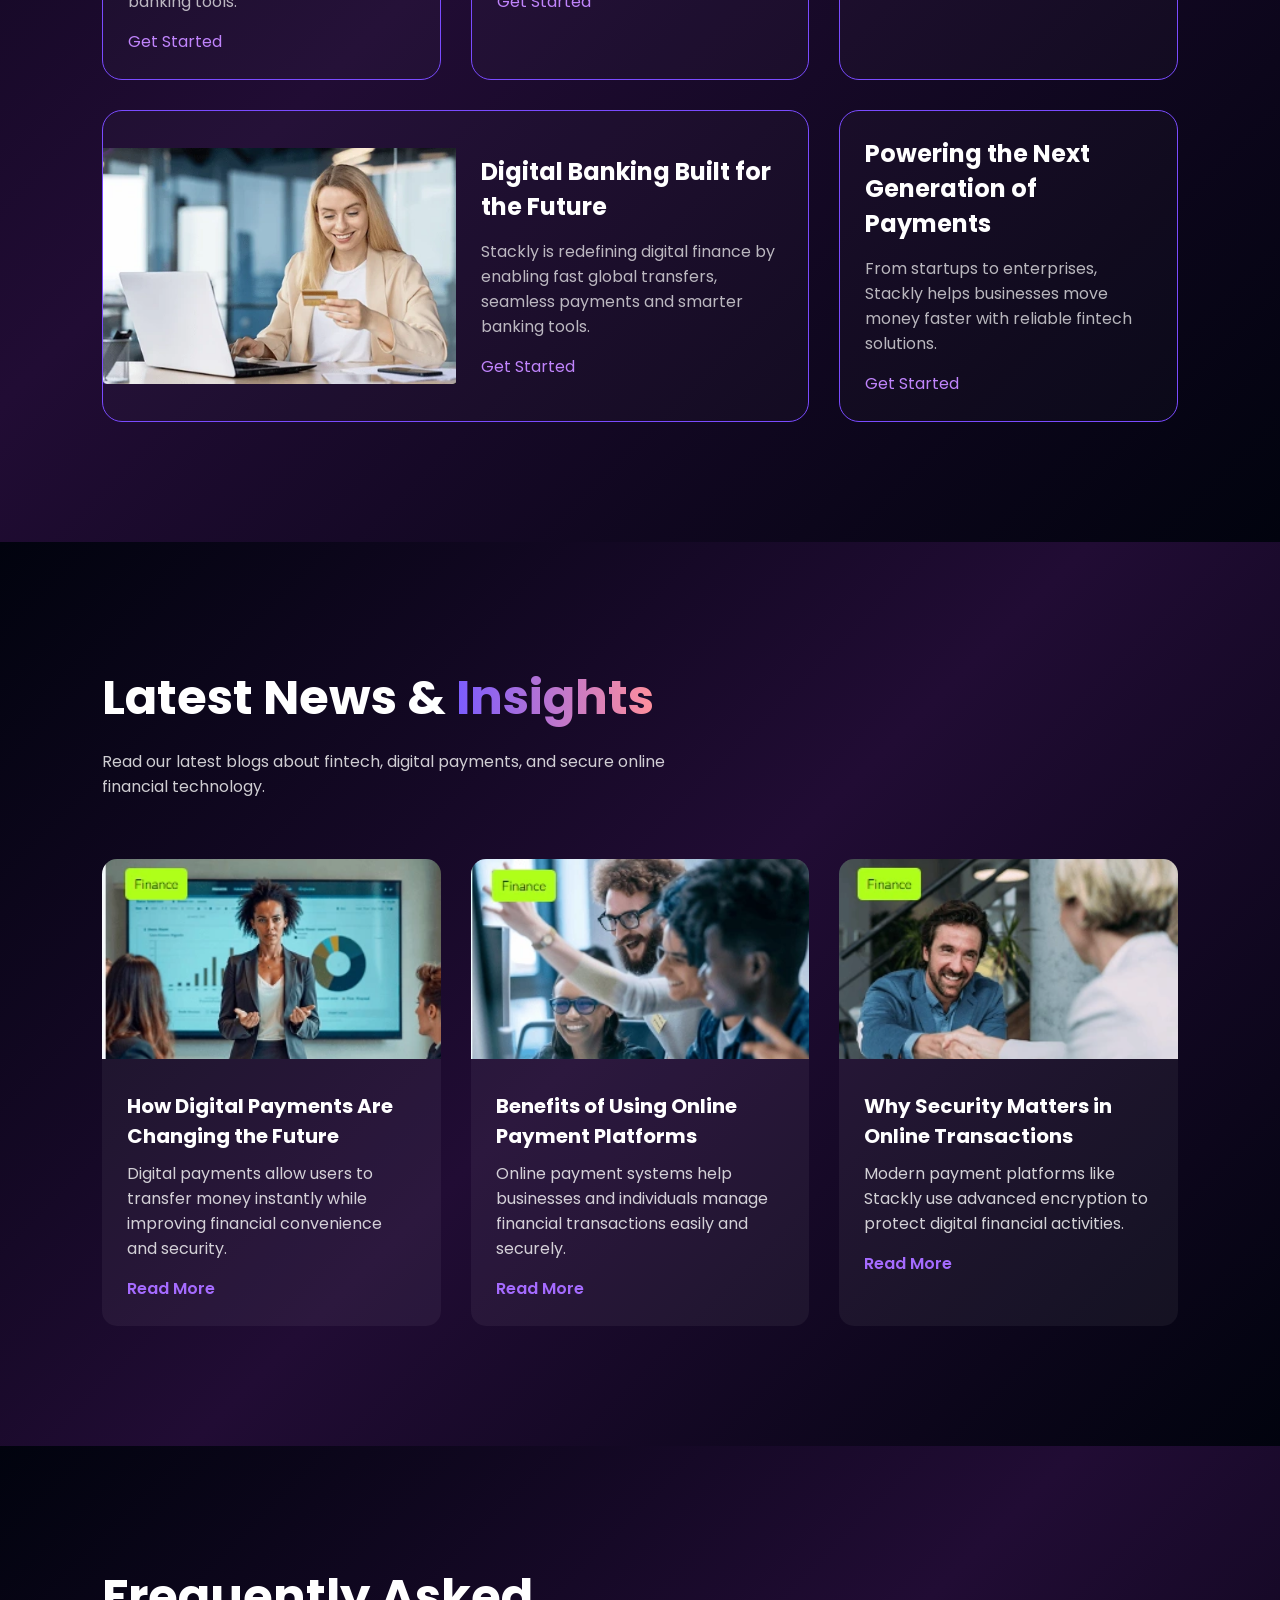
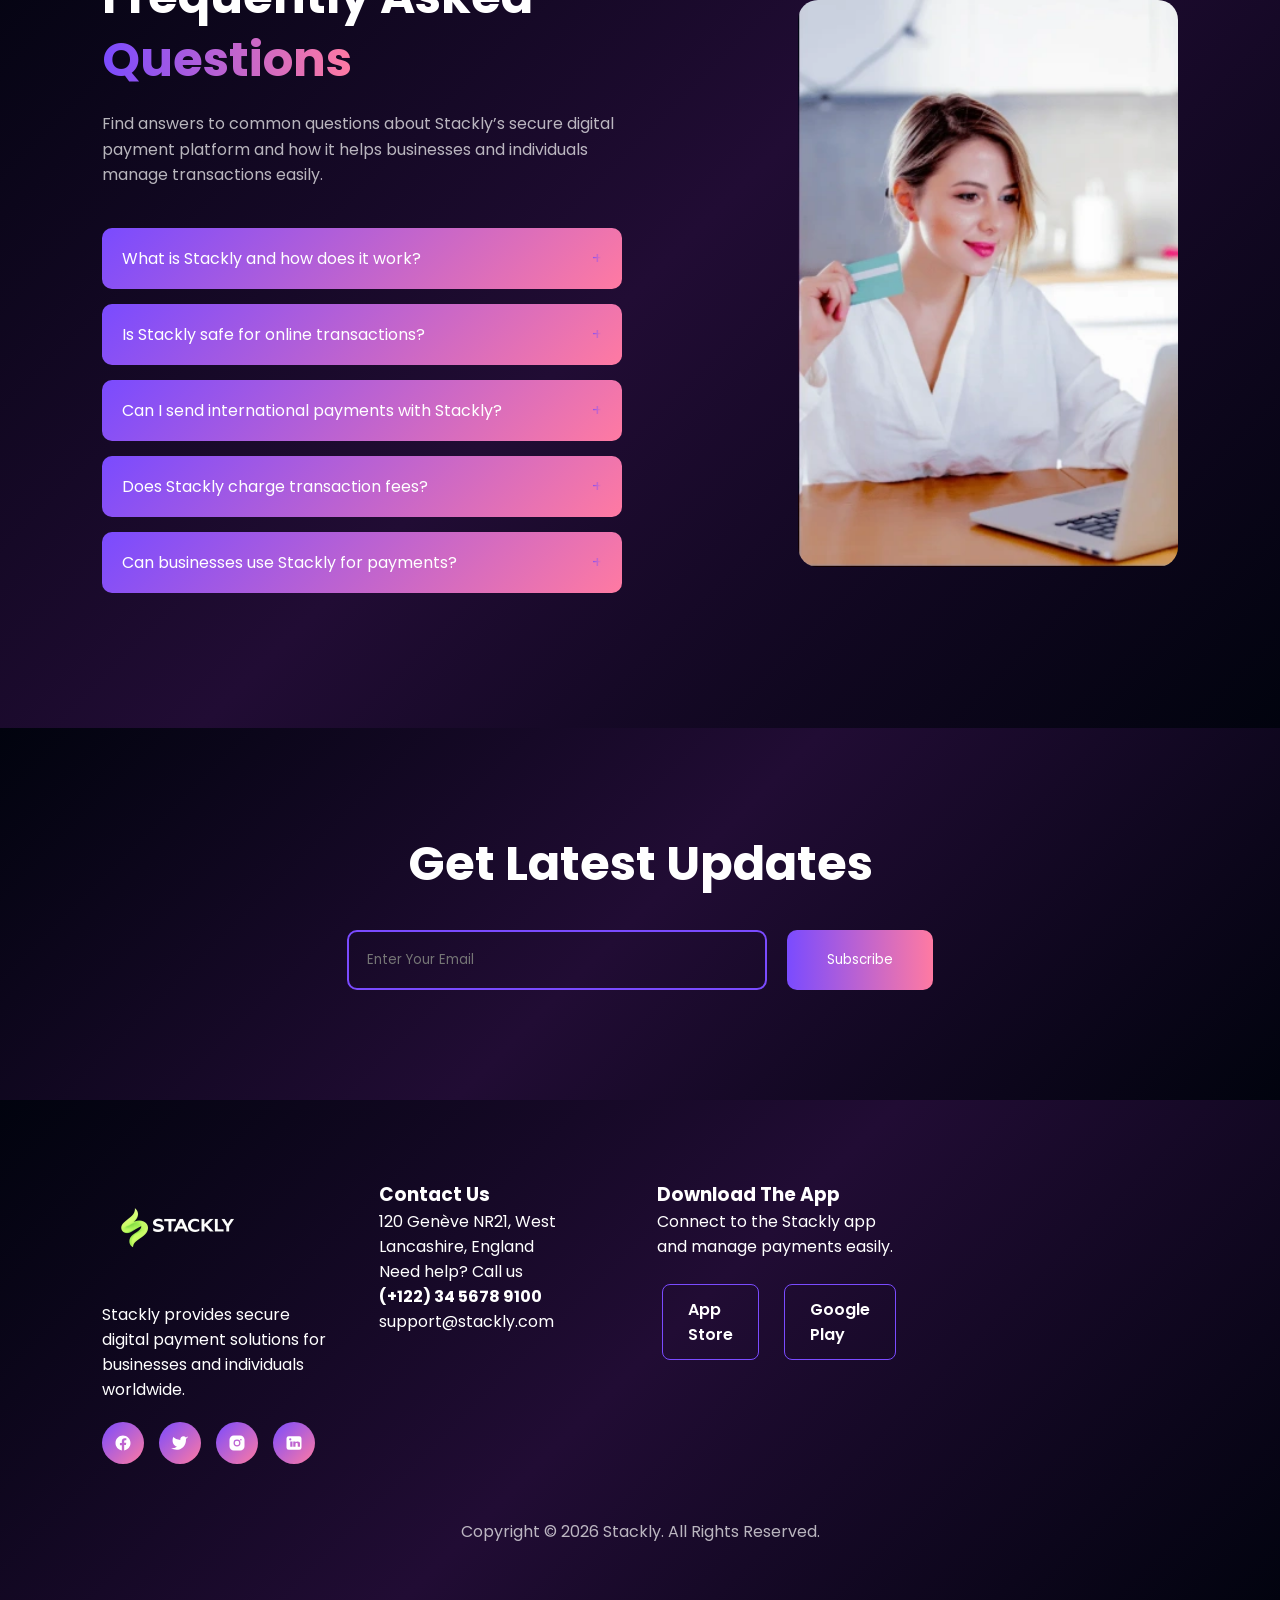
<file: blogs2.html>
<!DOCTYPE html>
<html lang="en">

<head>
<meta charset="UTF-8">
<meta name="viewport" content="width=device-width, initial-scale=1.0">

<title>Stackly</title>

<link rel="stylesheet" href="app.css">

<link href="https://fonts.googleapis.com/css2?family=Poppins:wght@300;400;600;700&display=swap" rel="stylesheet">

</head>

<body>

<!-- NAVBAR -->
<header class="navbar">

<div class="nav-container">
<!-- LOGO -->
<div class="logo">
  <a href="home2.html">
    <img src="images/loo.webp" alt="Stackly Logo">
  </a>
</div>

<!-- NAV LINKS -->
<nav class="nav-links">

<div class="dropdown">
<a href="home2.html">Home</a>

<div class="dropdown-menu">
<a href="index.html">Home 1</a>
</div>

</div>

<a href="aboutus2.html">About</a>
<a href="services2.html">Services</a>
<a href="blogs2.html">Blogs</a>
<a href="contact2.html">Contact</a>

</nav>


<!-- LOGIN BUTTON -->
<div class="nav-btn">
  <a href="404page.html">
    <button class="login-btn">Login</button>
  </a>
</div>


<!-- HAMBURGER -->
<div class="hamburger" id="hamburger">

<span></span>
<span></span>
<span></span>

</div>

</div>

</header>



<!-- MOBILE MENU -->

<div class="mobile-menu" id="mobileMenu">

<div class="mobile-header">

<img src="images/loo.webp">

<button class="close-btn" id="closeMenu">✕</button>

</div>

<a href="home2.html">Home</a>
<a href="index.html">Home 1</a>
<a href="aboutus2.html">About</a>
<a href="services2.html">Services</a>
<a href="blogs2.html">Blogs</a>
<a href="contact2.html">Contact</a>

<a href="404page.html">
    <button class="mobile-login">Login</button>
</a>

</div>


<section class="service-hero">

<div class="service-hero-content">

<h1>BLOGS

</h1>

<p class="breadcrumb">
Home <span>BLOGS</span>
</p>

<p class="service-desc">

Stackly provides secure and reliable online payment solutions designed to simplify digital transactions for individuals and businesses. Our platform enables users to send, receive, and manage payments quickly through a modern and user-friendly financial ecosystem.

</p>

</div>

</section>








<section class="news">

<div class="news-header">

<h2>Latest News & Events</h2>

<p>
Stay updated with the latest innovations, product updates,
and digital payment insights from Stackly.
Discover how modern fintech is transforming global transactions.
</p>

</div>


<div class="news-grid">

<!-- CARD 1 -->

<div class="news-card">

<img src="images/x1 (4).webp">

<div class="news-content">

<h3>Secure Digital Payments for Small Businesses</h3>

<p>
Stackly enables businesses to accept and manage payments
securely with powerful digital banking tools.
</p>

<a href="404page.html">Get Started</a>

</div>

</div>



<!-- CARD 2 -->

<div class="news-card">
    <img src="images/x1 (5).webp">

<div class="news-content">

<h3>Smart Financial Tools for Growing Companies</h3>

<p>
With Stackly, companies can automate payments,
track transactions and scale financial operations easily.
</p>

<a href="404page.html">Get Started</a>

</div>

</div>



<!-- CARD 3 -->

<div class="news-card">

<img src="images/t (2).webp">

<div class="news-content">

<h3>Modern Banking Experience with Stackly</h3>

<p>
Our platform combines security, speed and simplicity
to deliver the best mobile banking experience.
</p>

<a href="404page.html">Get Started</a>

</div>

</div>



<!-- CARD 4 -->

<div class="news-card wide">

<img src="images/x1 (6).webp">

<div class="news-content">

<h3>Digital Banking Built for the Future</h3>

<p>
Stackly is redefining digital finance by enabling fast
global transfers, seamless payments and smarter banking tools.
</p>

<a href="404page.html">Get Started</a>

</div>

</div>



<!-- CARD 5 -->

<div class="news-card">

<div class="news-content">

<h3>Powering the Next Generation of Payments</h3>

<p>
From startups to enterprises, Stackly helps businesses
move money faster with reliable fintech solutions.
</p>

<a href="404page.html">Get Started</a>

</div>

</div>

</div>

</section>




<section class="stackly-blog">

<div class="blog-container">

<div class="blog-title">

<h2>Latest News & <span>Insights</span></h2>

<p>
Read our latest blogs about fintech, digital payments,
and secure online financial technology.
</p>

</div>


<div class="blog-grid">


<!-- BLOG 1 -->

<div class="blog-card">

<img src="images/b1 (2).webp" alt="blog">

<div class="blog-content">

<h3>How Digital Payments Are Changing the Future</h3>

<p>
Digital payments allow users to transfer money instantly
while improving financial convenience and security.
</p>

<a href="404page.html">Read More</a>

</div>

</div>


<!-- BLOG 2 -->

<div class="blog-card">

<img src="images/b1 (3).webp" alt="blog">

<div class="blog-content">

<h3>Benefits of Using Online Payment Platforms</h3>

<p>
Online payment systems help businesses and individuals
manage financial transactions easily and securely.
</p>

<a href="404page.html">Read More</a>

</div>

</div>


<!-- BLOG 3 -->

<div class="blog-card">

<img src="images/b1 (4).webp" alt="blog">

<div class="blog-content">

<h3>Why Security Matters in Online Transactions</h3>

<p>
Modern payment platforms like Stackly use advanced
encryption to protect digital financial activities.
</p>

<a href="404page.html">Read More</a>

</div>

</div>


</div>

</div>

</section>














<section class="faq">

<div class="faq-container">

<!-- LEFT CONTENT -->

<div class="faq-left">

<h2>
Frequently Asked <br>
<span>Questions</span>
</h2>

<p>
Find answers to common questions about Stackly’s secure
digital payment platform and how it helps businesses
and individuals manage transactions easily.
</p>


<div class="faq-list">

<!-- QUESTION 1 -->

<div class="faq-item">

<button class="faq-question">
What is Stackly and how does it work?
<span>+</span>
</button>

<div class="faq-answer">
Stackly is a modern digital payment platform that allows
users to send, receive and manage payments securely from
anywhere in the world.
</div>

</div>


<!-- QUESTION 2 -->

<div class="faq-item">

<button class="faq-question">
Is Stackly safe for online transactions?
<span>+</span>
</button>

<div class="faq-answer">
Yes, Stackly uses advanced encryption and security
technologies to ensure every transaction is protected.
</div>

</div>


<!-- QUESTION 3 -->

<div class="faq-item">

<button class="faq-question">
Can I send international payments with Stackly?
<span>+</span>
</button>

<div class="faq-answer">
Stackly supports global payments allowing users
to transfer money across countries quickly and securely.
</div>

</div>


<!-- QUESTION 4 -->

<div class="faq-item">

<button class="faq-question">
Does Stackly charge transaction fees?
<span>+</span>
</button>

<div class="faq-answer">
Stackly offers flexible pricing plans with minimal
transaction fees depending on the payment type.
</div>

</div>


<!-- QUESTION 5 -->

<div class="faq-item">

<button class="faq-question">
Can businesses use Stackly for payments?
<span>+</span>
</button>

<div class="faq-answer">
Yes, businesses can integrate Stackly to manage
payments, invoices and financial operations efficiently.
</div>

</div>

</div>

</div>



<!-- RIGHT IMAGE -->

<div class="faq-right">

<img src="images/x1 (7).webp" alt="faq image">

</div>

</div>

</section>






<section class="subscribe">

<h2>Get Latest Updates</h2>

<div class="subscribe-box">

<input type="text" id="emailInput" placeholder="Enter Your Email">

<button id="subscribeBtn">Subscribe</button>

</div>

<p id="emailError"></p>

</section>





<footer class="footer">

<div class="footer-container">

<!-- LOGO -->

<div class="footer-col">

  <a href="home2.html">
    <img src="images/loo.webp" class="footer-logo" alt="Stackly Logo">
  </a>
<p>
Stackly provides secure digital payment solutions
for businesses and individuals worldwide.
</p>
<div class="social-icons">

<a href="404page.html" class="icon">

<svg xmlns="http://www.w3.org/2000/svg" viewBox="0 0 24 24" fill="white">
<path d="M22 12.07C22 6.48 17.52 2 11.93 2 6.48 2 2 6.48 2 12.07c0 5.02 3.66 9.18 8.44 9.93v-7.02H7.9v-2.9h2.54V9.41c0-2.5 1.5-3.87 3.78-3.87 1.1 0 2.24.2 2.24.2v2.46h-1.26c-1.24 0-1.63.77-1.63 1.56v1.88h2.77l-.44 2.9h-2.33V22c4.78-.75 8.43-4.91 8.43-9.93z"/>
</svg>

</a>


<a href="404page.html" class="icon">

<svg xmlns="http://www.w3.org/2000/svg" viewBox="0 0 24 24" fill="white">
<path d="M23 3a10.9 10.9 0 01-3.14 1.53A4.48 4.48 0 0016.43 3c-2.63 0-4.6 2.46-3.99 5A12.94 12.94 0 013 4s-4 9 5 13a13.29 13.29 0 01-8 2c9 5 20 0 20-11.5a4.5 4.5 0 00-.08-.83A7.72 7.72 0 0023 3z"/>
</svg>

</a>


<a href="404page.html" class="icon">

<svg xmlns="http://www.w3.org/2000/svg" viewBox="0 0 24 24" fill="white">
<path d="M7.75 2C4.57 2 2 4.57 2 7.75v8.5C2 19.43 4.57 22 7.75 22h8.5C19.43 22 22 19.43 22 16.25v-8.5C22 4.57 19.43 2 16.25 2h-8.5zm4.25 5.4a4.6 4.6 0 110 9.2 4.6 4.6 0 010-9.2zm5.2-.8a1.1 1.1 0 110 2.2 1.1 1.1 0 010-2.2zM12 9a3 3 0 100 6 3 3 0 000-6z"/>
</svg>

</a>


<a href="404page.html" class="icon">

<svg xmlns="http://www.w3.org/2000/svg" viewBox="0 0 24 24" fill="white">
<path d="M19 3A2.99 2.99 0 0122 6v12a2.99 2.99 0 01-3 3H5a2.99 2.99 0 01-3-3V6a2.99 2.99 0 013-3h14zm-9 7H7v7h3v-7zm-1.5-3A1.5 1.5 0 107 8.5 1.5 1.5 0 008.5 7zM17 10c-2 0-3 1-3 1v-1h-3v7h3v-3.5c0-1 .5-1.5 1.5-1.5s1.5.5 1.5 1.5V17h3v-4c0-2-1-3-3-3z"/>
</svg>

</a>

</div>

</div>


<!-- CONTACT -->

<div class="footer-col">

<h3>Contact Us</h3>

<p>120 Genève NR21, West Lancashire, England</p>

<p>Need help? Call us</p>

<h4>(+122) 34 5678 9100</h4>

<p>support@stackly.com</p>

</div>


<!-- DOWNLOAD -->

<div class="footer-col">

<h3>Download The App</h3>

<p>Connect to the Stackly app and manage payments easily.</p>

<div class="store-buttons">
<a href="404page.html" class="store-btn">App Store</a>

<a href="404page.html" class="store-btn">Google Play</a>
</div>

</div>

</div>


<div class="copyright">

Copyright © 2026 Stackly. All Rights Reserved.

</div>

</footer>

<div class="scroll-top-btn" id="scrollTopBtn">

<div class="wave"></div>

<span class="arrow">↑</span>

</div>
<script>

    


const scrollButton = document.getElementById("scrollTopBtn");

window.addEventListener("scroll", ()=>{

if(window.scrollY > 300){

scrollButton.style.display="flex";

}else{

scrollButton.style.display="none";

}

});

scrollButton.addEventListener("click", ()=>{

window.scrollTo({

top:0,

behavior:"smooth"

});

});
</script>


<script src="script.js"></script>

</body>
</html>
</file>
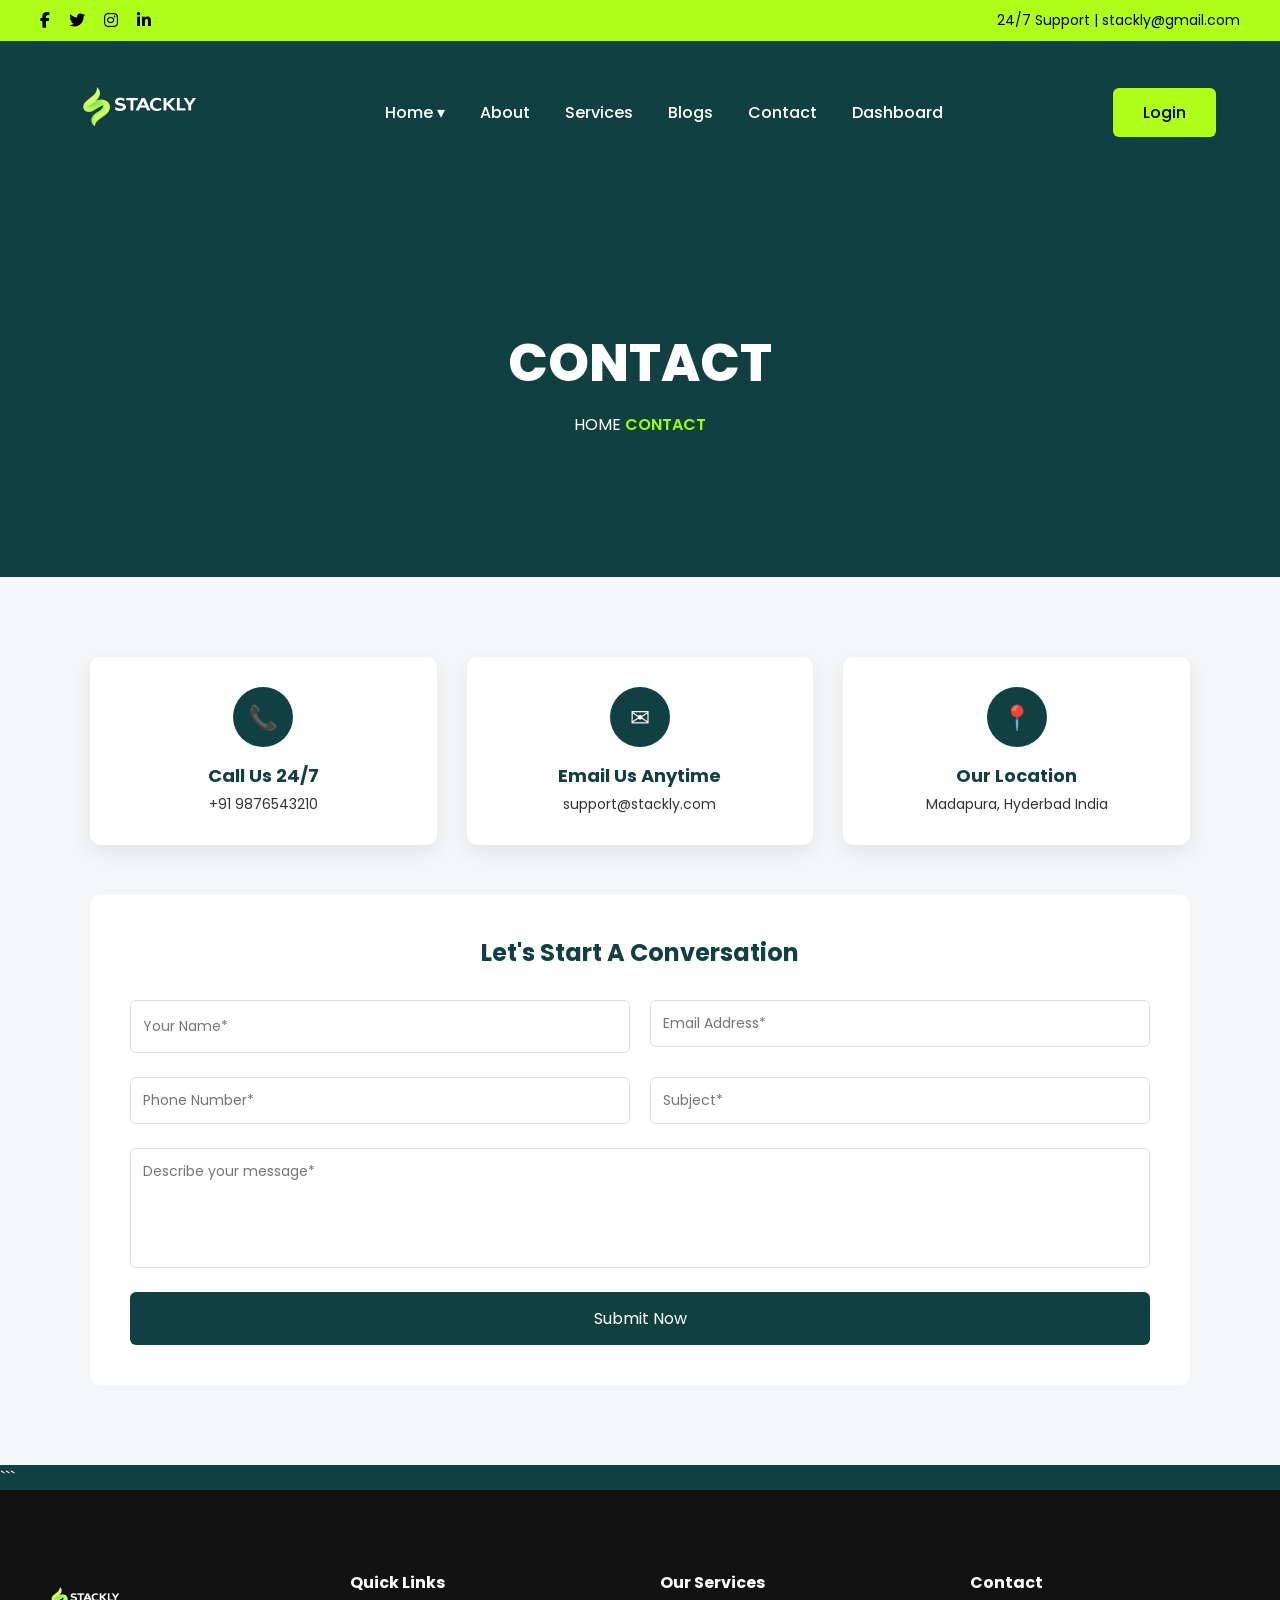
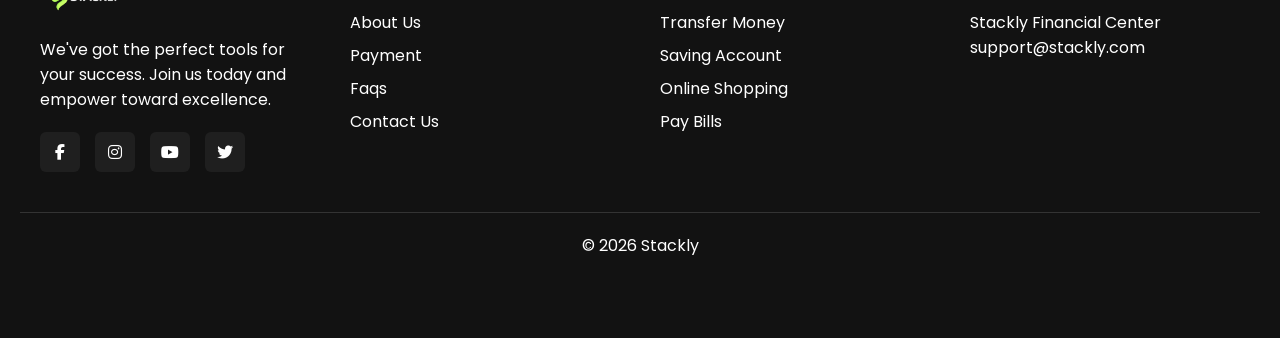
<file: contact.html>
<!DOCTYPE html>
<html lang="en">

<head>

<meta charset="UTF-8">
<meta name="viewport" content="width=device-width, initial-scale=1.0">

<title>Stackly</title>

<link rel="stylesheet" href="style.css">

<link rel="stylesheet"
href="https://cdnjs.cloudflare.com/ajax/libs/font-awesome/6.5.0/css/all.min.css">
<link rel="stylesheet" href="https://cdnjs.cloudflare.com/ajax/libs/font-awesome/6.5.1/css/all.min.css">

<link href="https://fonts.googleapis.com/css2?family=Poppins:wght@300;400;500;600;700&display=swap" rel="stylesheet">

</head>

<body>



<!-- STACKLY LOADER -->
<div id="loader">

<div class="loader-box">

<img src="images/loo.webp" class="loader-logo">

<div class="progress-bar">
<div class="progress" id="progress"></div>
</div>

<p id="percent">0%</p>

</div>

</div>
<!-- Your page content starts here -->
<div class="auth-wrapper">
  

<!-- TOP BAR -->
<div class="topbar">
  <div class="topbar-container">

    <div class="social-icons">
      <a href="404.html"><i class="fa-brands fa-facebook-f"></i></a>
      <a href="404.html"><i class="fa-brands fa-twitter"></i></a>
      <a href="404.html"><i class="fa-brands fa-instagram"></i></a>
      <a href="404.html"><i class="fa-brands fa-linkedin-in"></i></a>
    </div>

    <div class="top-text">
      24/7 Support | stackly@gmail.com
    </div>

  </div>
</div>



<!-- HEADER -->

<header class="header">
  <div class="container nav-container">
<div class="logo">
  <a href="index.html">
    <img src="images/loo.webp" alt="logo">
  </a>
</div>
    <nav class="nav">
      <ul>

        <li class="dropdown">
          <a href="index.html">Home ▾</a>

          <ul class="dropdown-menu">
            <li><a href="home2.html">Home 2</a></li>
          </ul>

        </li>

        <li><a href="about.html">About</a></li>
        <li><a href="services.html">Services</a></li>
        <li><a href="blogs.html">Blogs</a></li>
        <li><a href="contact.html">Contact</a></li>
        <li><a href="dashboard.html">Dashboard</a></li>

      </ul>
    </nav>
<a href="login.html" class="moving-btn"><span>Login</span></a>

    <!-- HAMBURGER -->
    <div class="hamburger" id="hamburger">
      <span></span>
      <span></span>
      <span></span>
    </div>

  </div>
</header>



<!-- MOBILE MENU -->

<div class="mobile-menu" id="mobileMenu">

<button class="close-menu" id="closeMenu">✕</button>

<ul>

<li class="mobile-dropdown">

<div class="mobile-home">
Home <span>▾</span>
</div>

<ul class="mobile-submenu" id="mobileSubmenu">
<li><a href="home2.html">Home 2</a></li>
</ul>

</li>

<li><a href="about.html">About</a></li>
<li><a href="services.html">Services</a></li>
<li><a href="blogs.html">Blogs</a></li>
<li><a href="contact.html">Contact</a></li>
<li><a href="dashboard.html">Dashboard</a></li>

</ul>

</div>






<section class="stack-about-hero">

<div class="about-container">

<h1 class="about-title" id="aboutTitle">CONTACT</h1>

<div class="about-breadcrumb">
<span>HOME</span>

<span class="active">CONTACT</span>
</div>

</div>

</section>

<script>

document.addEventListener("DOMContentLoaded",function(){

const aboutTitle=document.getElementById("aboutTitle");

window.addEventListener("scroll",function(){

let scrollValue=window.scrollY;

aboutTitle.style.transform="translateY(" + scrollValue * 0.3 + "px)";

});

});

</script>







<section class="contact-main">

<div class="contact-container">

<!-- CONTACT CARDS -->

<div class="contact-cards">

<div class="contact-card">
<div class="contact-icon">📞</div>
<h3>Call Us 24/7</h3>
<p>+91 9876543210</p>
</div>

<div class="contact-card">
<div class="contact-icon">✉</div>
<h3>Email Us Anytime</h3>
<p>support@stackly.com</p>
</div>

<div class="contact-card">
<div class="contact-icon">📍</div>
<h3>Our Location</h3>
<p>Madapura, Hyderbad India</p>
</div>

</div>


<!-- CONTACT FORM -->

<div class="contact-form-box">

<h2>Let's Start A Conversation</h2>

<form id="contactForm">

<div class="form-row">

<div class="form-group">
<input type="text" id="name" placeholder="Your Name*">
<span class="error" id="nameError"></span>
</div>

<div class="form-group">
<input type="email" id="email" placeholder="Email Address*">
<span class="error" id="emailError"></span>
</div>

</div>


<div class="form-row">

<div class="form-group">
<input type="text" id="phone" placeholder="Phone Number*">
<span class="error" id="phoneError"></span>
</div>

<div class="form-group">
<input type="text" id="subject" placeholder="Subject*">
<span class="error" id="subjectError"></span>
</div>

</div>

<div class="form-group">
<textarea id="message" placeholder="Describe your message*"></textarea>
<span class="error" id="messageError"></span>
</div>

<button type="submit">Submit Now</button>

</form>

</div>

</div>

</section>




<script>

const form = document.getElementById("contactForm");

const nameInput = document.getElementById("name");
const emailInput = document.getElementById("email");
const phoneInput = document.getElementById("phone");
const subjectInput = document.getElementById("subject");
const messageInput = document.getElementById("message");

const nameError = document.getElementById("nameError");
const emailError = document.getElementById("emailError");
const phoneError = document.getElementById("phoneError");
const subjectError = document.getElementById("subjectError");
const messageError = document.getElementById("messageError");

const emailRegex = /^[^ ]+@[^ ]+\.[a-z]{2,3}$/;


/* ---------------- NAME VALIDATION (LIVE) ---------------- */

nameInput.addEventListener("input", function(){

let value = nameInput.value;

/* remove numbers & special characters */
nameInput.value = value.replace(/[^A-Za-z ]/g,'');

if(nameInput.value === ""){
nameError.innerText = "Name is required";
}
else{
nameError.innerText = "";
}

});


/* ---------------- PHONE VALIDATION (LIVE) ---------------- */

phoneInput.addEventListener("input", function(){

let value = phoneInput.value;

/* remove alphabets and symbols */
phoneInput.value = value.replace(/[^0-9]/g,'');

/* limit to 10 digits */
if(phoneInput.value.length > 10){
phoneInput.value = phoneInput.value.slice(0,10);
}

if(phoneInput.value.length < 10){
phoneError.innerText = "Phone must be 10 digits";
}
else{
phoneError.innerText = "";
}

});


/* ---------------- EMAIL VALIDATION (LIVE) ---------------- */

emailInput.addEventListener("input", function(){

let email = emailInput.value;

if(email === ""){
emailError.innerText = "Email is required";
}
else if(!emailRegex.test(email)){
emailError.innerText = "Enter valid email";
}
else{
emailError.innerText = "";
}

});


/* ---------------- SUBJECT VALIDATION ---------------- */

subjectInput.addEventListener("input", function(){

if(subjectInput.value.trim() === ""){
subjectError.innerText = "Subject required";
}
else{
subjectError.innerText = "";
}

});


/* ---------------- MESSAGE VALIDATION ---------------- */

messageInput.addEventListener("input", function(){

if(messageInput.value.trim() === ""){
messageError.innerText = "Message required";
}
else{
messageError.innerText = "";
}

});


/* ---------------- FORM SUBMIT ---------------- */

form.addEventListener("submit", function(e){

e.preventDefault();

let valid = true;

/* clear previous errors */
document.querySelectorAll(".error").forEach(el => el.innerText="");

if(nameInput.value.trim() === ""){
nameError.innerText = "Name is required";
valid = false;
}

if(emailInput.value.trim() === ""){
emailError.innerText = "Email is required";
valid = false;
}

if(phoneInput.value.length !== 10){
phoneError.innerText = "Phone must be 10 digits";
valid = false;
}

if(subjectInput.value.trim() === ""){
subjectError.innerText = "Subject required";
valid = false;
}

if(messageInput.value.trim() === ""){
messageError.innerText = "Message required";
valid = false;
}

if(valid){
alert("Form submitted successfully");
form.reset();
}

});

</script>
```













<footer class="stack-footer">

<div class="footer-grid">


<div class="footer-col">
<a href="index.html" class="footer-logo">
  <img src="images/loo.webp" alt="Stackly Logo">
</a>
<p>
We've got the perfect tools for your success.
Join us today and empower toward excellence.
</p>

<div class="footer-social">

<a href="404.html" class="social-icon">
<i class="fab fa-facebook-f"></i>
</a>

<a href="404.html" class="social-icon">
<i class="fab fa-instagram"></i>
</a>

<a href="404.html" class="social-icon">
<i class="fab fa-youtube"></i>
</a>

<a href="404.html" class="social-icon">
<i class="fab fa-twitter"></i>
</a>

</div>

</div>


<div class="footer-col">

<h4>Quick Links</h4>

<ul>
<li><a href="about.html">About Us</a></li>
<li><a href="404.html">Payment</a></li>
<li><a href="404.html">Faqs</a></li>
<li><a href="contact.html">Contact Us</a></li>
</ul>

</div>


<div class="footer-col">

<h4>Our Services</h4>

<ul>
<li><a href="404.html">Transfer Money</a></li>
<li><a href="404.html">Saving Account</a></li>
<li><a href="404.html">Online Shopping</a></li>
<li><a href="404.html">Pay Bills</a></li>
</ul>

</div>


<div class="footer-col">

<h4>Contact</h4>

<p>Stackly Financial Center</p>
<p>support@stackly.com</p>

</div>


</div>


<div class="footer-bottom">

<p>© 2026 Stackly</p>

</div>

</footer>

<button id="scrollTopBtn">
<i class="fa-solid fa-arrow-up"></i>
</button>

<script>

  document.addEventListener("DOMContentLoaded",function(){

const scrollBtn=document.getElementById("scrollTopBtn");

window.addEventListener("scroll",function(){

if(window.scrollY>300){

scrollBtn.classList.add("show");

}else{

scrollBtn.classList.remove("show");

}

});

scrollBtn.addEventListener("click",function(){

window.scrollTo({
top:0,
behavior:"smooth"
});

});

});
</script>


<script src="main.js"></script>


<script>

let width = 0;

const progress = document.getElementById("progress");
const percentText = document.getElementById("percent");

const loaderInterval = setInterval(function(){

width++;

progress.style.width = width + "%";
percentText.innerText = width + "%";

if(width >= 100){

clearInterval(loaderInterval);

document.getElementById("loader").style.display = "none";

}

},15);

</script>

</body>
</html>
</file>
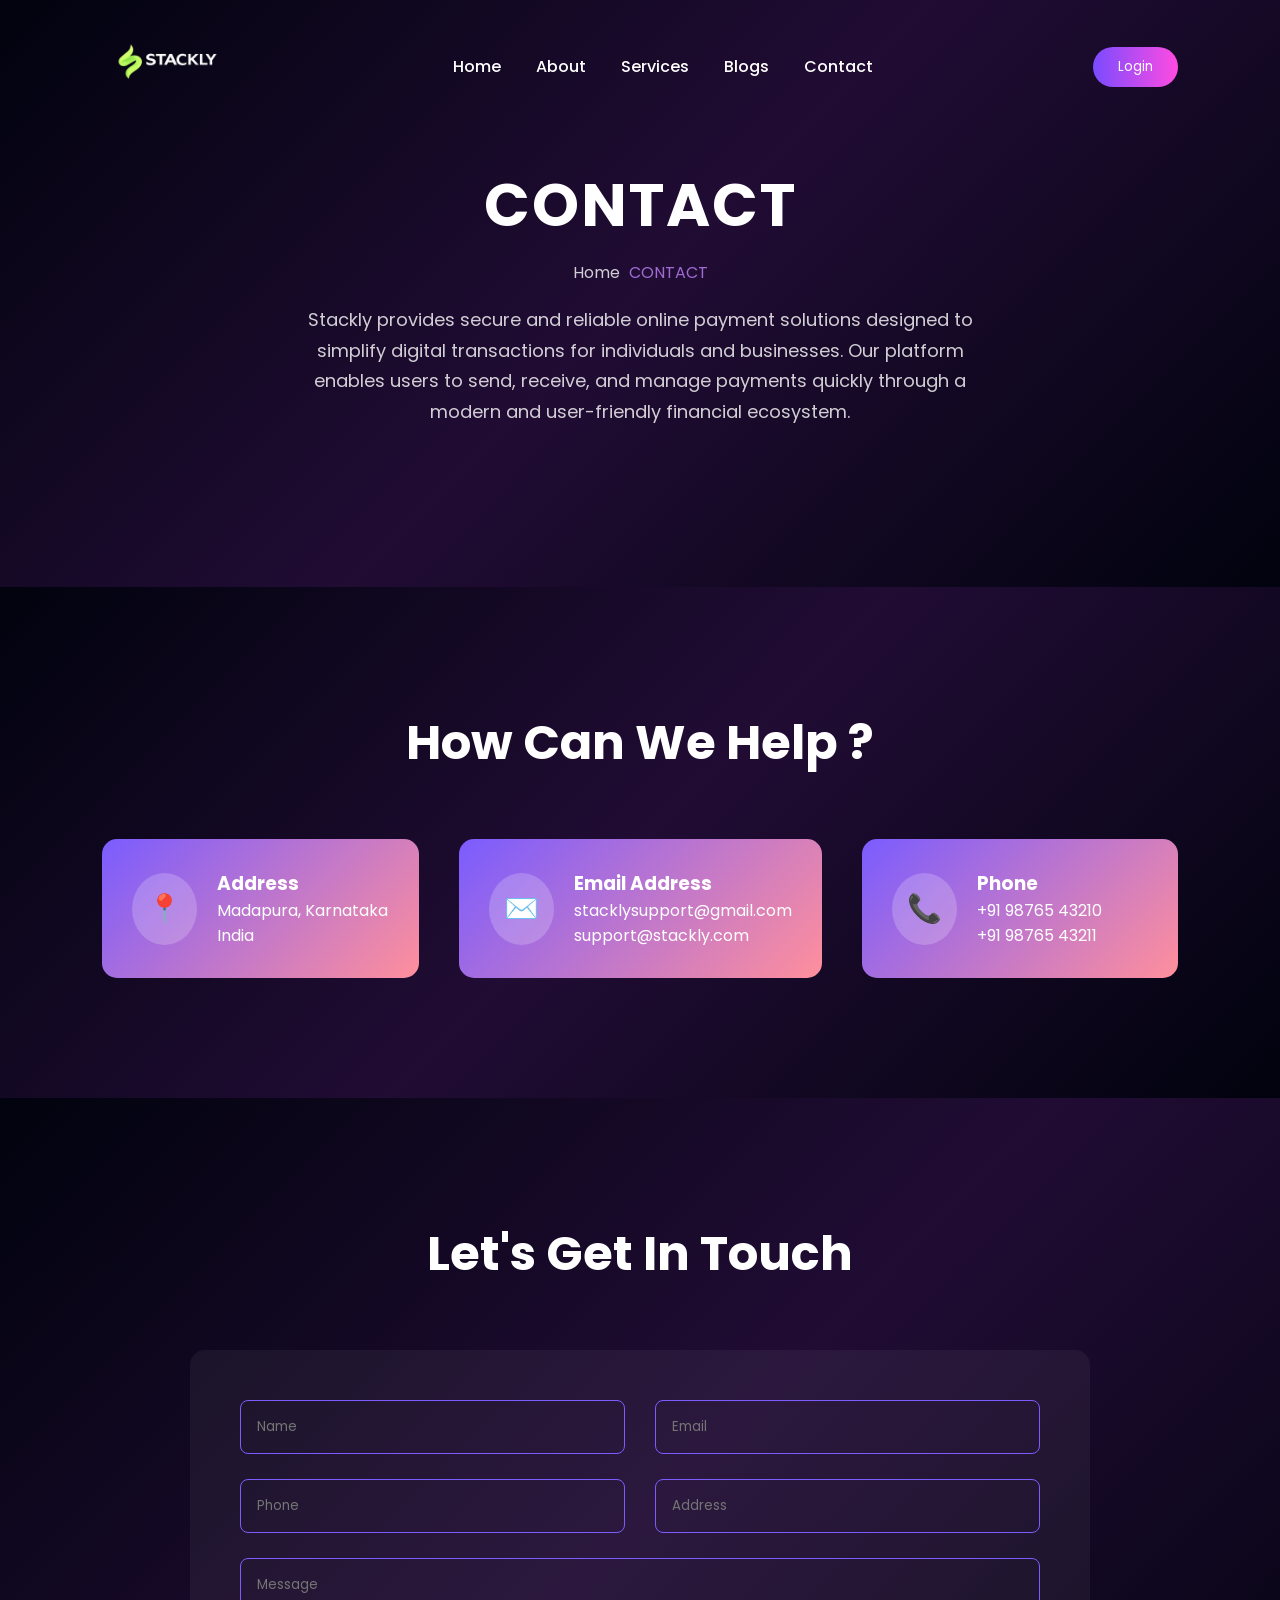
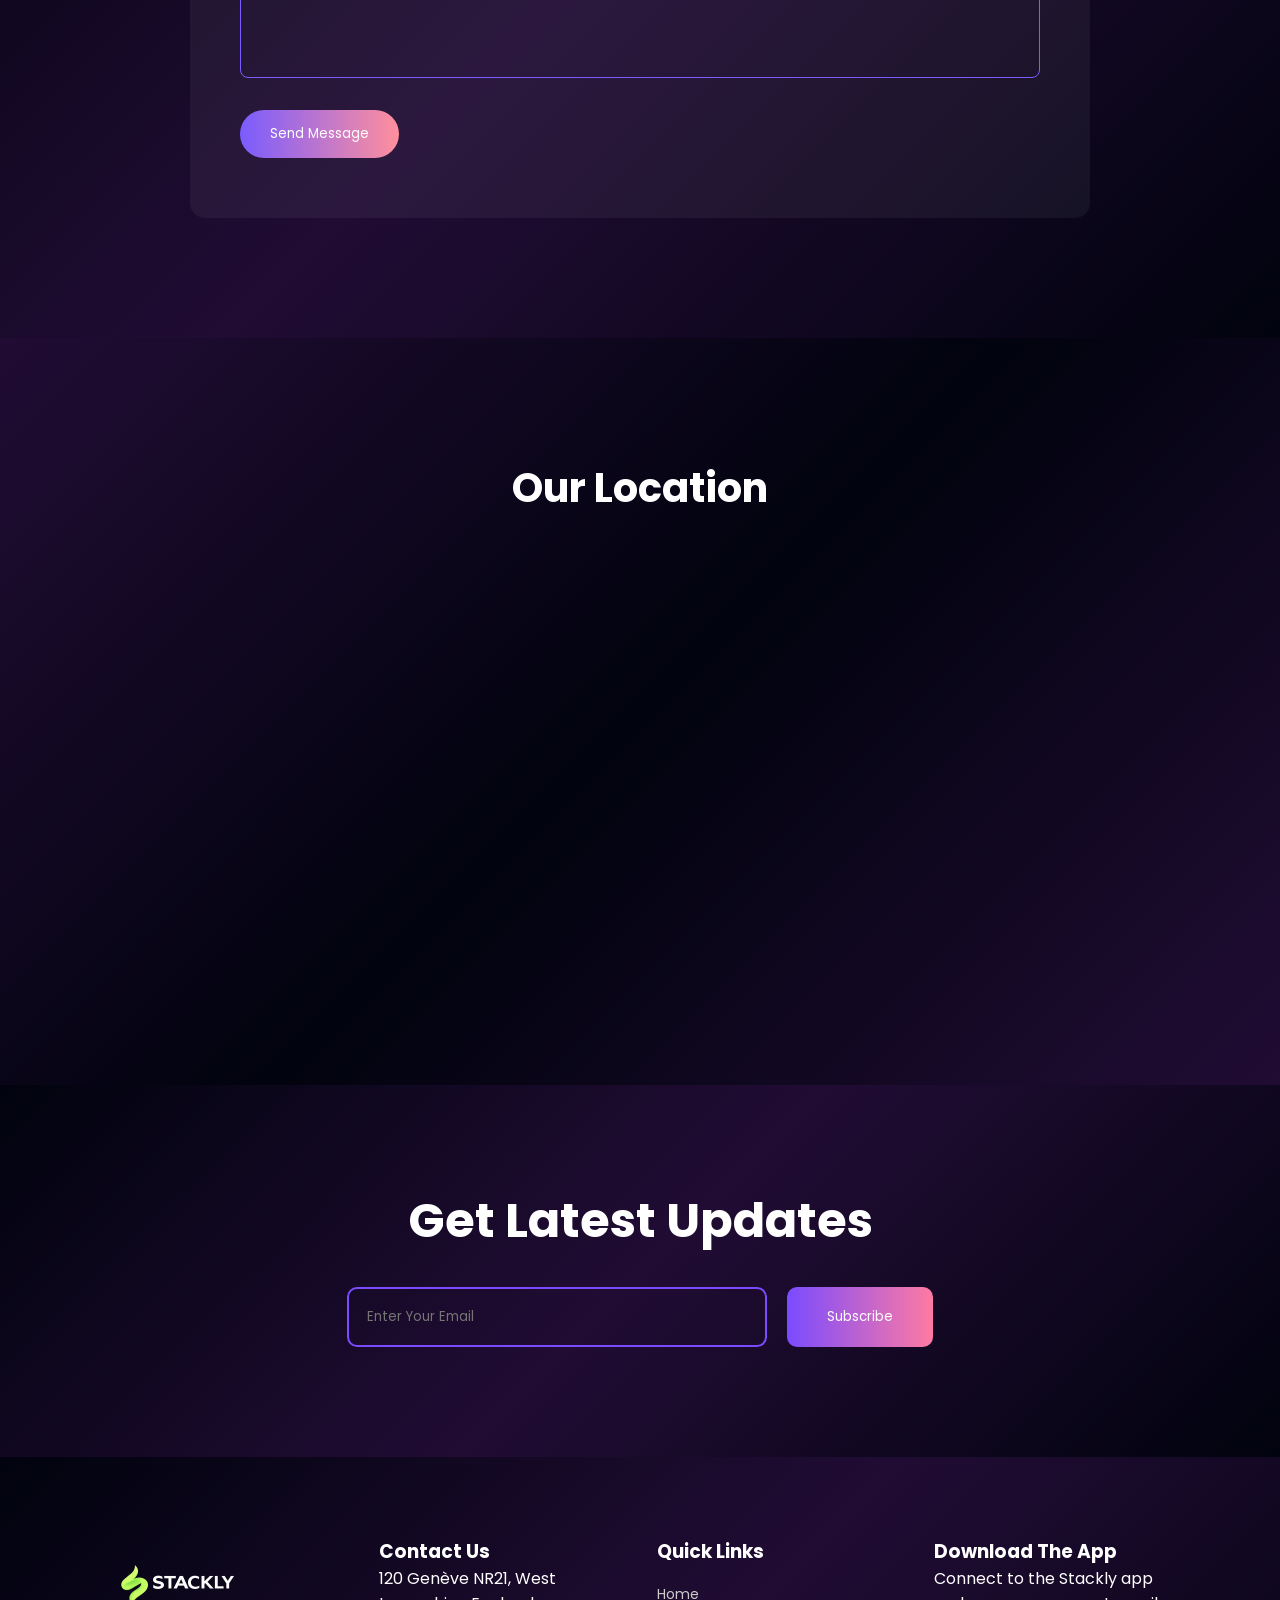
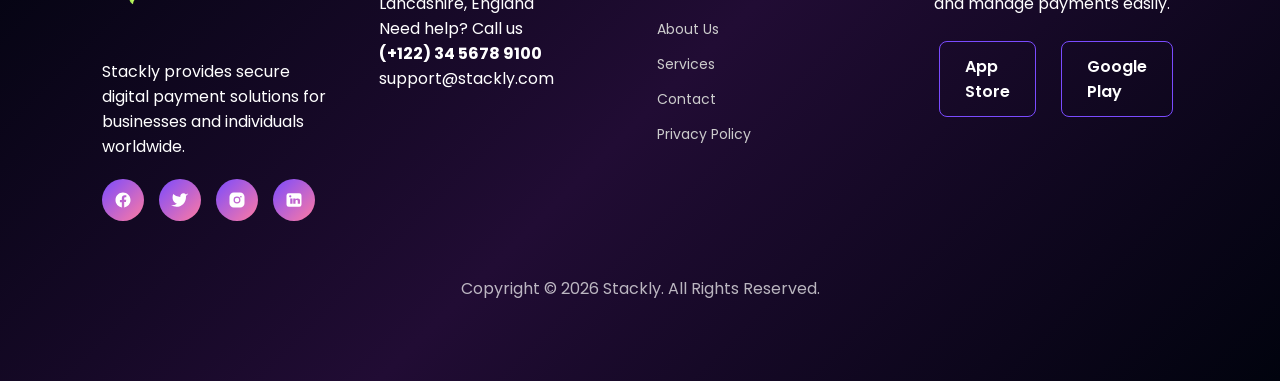
<file: contact2.html>
<!DOCTYPE html>
<html lang="en">

<head>
<meta charset="UTF-8">
<meta name="viewport" content="width=device-width, initial-scale=1.0">

<title>Stackly</title>

<link rel="stylesheet" href="app.css">

<link href="https://fonts.googleapis.com/css2?family=Poppins:wght@300;400;600;700&display=swap" rel="stylesheet">

</head>

<body>

<!-- NAVBAR -->
<header class="navbar">

<div class="nav-container">
<!-- LOGO -->
<div class="logo">
  <a href="home2.html">
    <img src="images/loo.webp" alt="Stackly Logo">
  </a>
</div>

<!-- NAV LINKS -->
<nav class="nav-links">

<div class="dropdown">
<a href="home2.html">Home</a>

<div class="dropdown-menu">
<a href="index.html">Home 1</a>
</div>

</div>

<a href="aboutus2.html">About</a>
<a href="services2.html">Services</a>
<a href="blogs2.html">Blogs</a>
<a href="contact2.html">Contact</a>

</nav>


<!-- LOGIN BUTTON -->
<div class="nav-btn">
  <a href="404page.html">
    <button class="login-btn">Login</button>
  </a>
</div>


<!-- HAMBURGER -->
<div class="hamburger" id="hamburger">

<span></span>
<span></span>
<span></span>

</div>

</div>

</header>



<!-- MOBILE MENU -->

<div class="mobile-menu" id="mobileMenu">

<div class="mobile-header">

<img src="images/loo.webp">

<button class="close-btn" id="closeMenu">✕</button>

</div>

<a href="home2.html">Home</a>
<a href="index.html">Home 1</a>
<a href="aboutus2.html">About</a>
<a href="services2.html">Services</a>
<a href="blogs2.html">Blogs</a>
<a href="contact2.html">Contact</a>

<a href="404page.html">
    <button class="mobile-login">Login</button>
</a>

</div>




<section class="service-hero">

<div class="service-hero-content">

<h1>CONTACT</h1>

<p class="breadcrumb">
Home <span>CONTACT</span>
</p>

<p class="service-desc">

Stackly provides secure and reliable online payment solutions designed to simplify digital transactions for individuals and businesses. Our platform enables users to send, receive, and manage payments quickly through a modern and user-friendly financial ecosystem.

</p>

</div>

</section>





<section class="help-section">

<h2 class="help-title">How Can We Help ?</h2>

<div class="help-grid">

<!-- ADDRESS -->

<div class="help-card">

<div class="help-icon">📍</div>

<div>

<h3>Address</h3>

<p>
Madapura, Karnataka<br>
India
</p>

</div>

</div>


<!-- EMAIL -->

<div class="help-card">

<div class="help-icon">✉️</div>

<div>

<h3>Email Address</h3>

<p>
stacklysupport@gmail.com<br>
support@stackly.com
</p>

</div>

</div>


<!-- PHONE -->

<div class="help-card">

<div class="help-icon">📞</div>

<div>

<h3>Phone</h3>

<p>
+91 98765 43210<br>
+91 98765 43211
</p>

</div>

</div>

</div>

</section>







<section class="contact-section">

<h2 class="contact-title">Let's Get In Touch</h2>

<form id="contactForm" class="contact-form">

<div class="form-row">

<input type="text" id="name" placeholder="Name">

<input type="email" id="email" placeholder="Email">

</div>

<div class="form-row">

<input type="text" id="phone" placeholder="Phone">

<input type="text" id="address" placeholder="Address">

</div>

<textarea id="message" placeholder="Message"></textarea>

<button type="submit">Send Message</button>

<p id="formError"></p>

</form>

</section>











<!-- GOOGLE MAP -->

<section class="map-section">

<h2 class="map-title">Our Location</h2>

<div class="map-container">

<iframe 
src="https://www.google.com/maps?q=Madapura,Karnataka&output=embed"
loading="lazy">
</iframe>

</div>

</section>




<section class="subscribe">

<h2>Get Latest Updates</h2>

<div class="subscribe-box">

<input type="text" id="emailInput" placeholder="Enter Your Email">

<button id="subscribeBtn">Subscribe</button>

</div>

<p id="emailError"></p>

</section>







<footer class="footer">

<div class="footer-container">

<!-- LOGO -->

<div class="footer-col">

<a href="home2.html">
<img src="images/loo.webp" class="footer-logo" alt="Stackly Logo">
</a>

<p>
Stackly provides secure digital payment solutions
for businesses and individuals worldwide.
</p>

<div class="social-icons">

<a href="404page.html" class="icon">
<svg xmlns="http://www.w3.org/2000/svg" viewBox="0 0 24 24" fill="white">
<path d="M22 12.07C22 6.48 17.52 2 11.93 2 6.48 2 2 6.48 2 12.07c0 5.02 3.66 9.18 8.44 9.93v-7.02H7.9v-2.9h2.54V9.41c0-2.5 1.5-3.87 3.78-3.87 1.1 0 2.24.2 2.24.2v2.46h-1.26c-1.24 0-1.63.77-1.63 1.56v1.88h2.77l-.44 2.9h-2.33V22c4.78-.75 8.43-4.91 8.43-9.93z"/>
</svg>
</a>

<a href="404page.html" class="icon">
<svg xmlns="http://www.w3.org/2000/svg" viewBox="0 0 24 24" fill="white">
<path d="M23 3a10.9 10.9 0 01-3.14 1.53A4.48 4.48 0 0016.43 3c-2.63 0-4.6 2.46-3.99 5A12.94 12.94 0 013 4s-4 9 5 13a13.29 13.29 0 01-8 2c9 5 20 0 20-11.5a4.5 4.5 0 00-.08-.83A7.72 7.72 0 0023 3z"/>
</svg>
</a>

<a href="404page.html" class="icon">
<svg xmlns="http://www.w3.org/2000/svg" viewBox="0 0 24 24" fill="white">
<path d="M7.75 2C4.57 2 2 4.57 2 7.75v8.5C2 19.43 4.57 22 7.75 22h8.5C19.43 22 22 19.43 22 16.25v-8.5C22 4.57 19.43 2 16.25 2h-8.5zm4.25 5.4a4.6 4.6 0 110 9.2 4.6 4.6 0 010-9.2zm5.2-.8a1.1 1.1 0 110 2.2 1.1 1.1 0 010-2.2zM12 9a3 3 0 100 6 3 3 0 000-6z"/>
</svg>
</a>

<a href="404page.html" class="icon">
<svg xmlns="http://www.w3.org/2000/svg" viewBox="0 0 24 24" fill="white">
<path d="M19 3A2.99 2.99 0 0122 6v12a2.99 2.99 0 01-3 3H5a2.99 2.99 0 01-3-3V6a2.99 2.99 0 013-3h14zm-9 7H7v7h3v-7zm-1.5-3A1.5 1.5 0 107 8.5 1.5 1.5 0 008.5 7zM17 10c-2 0-3 1-3 1v-1h-3v7h3v-3.5c0-1 .5-1.5 1.5-1.5s1.5.5 1.5 1.5V17h3v-4c0-2-1-3-3-3z"/>
</svg>
</a>

</div>
</div>


<!-- CONTACT -->

<div class="footer-col">

<h3>Contact Us</h3>

<p>120 Genève NR21, West Lancashire, England</p>

<p>Need help? Call us</p>

<h4>(+122) 34 5678 9100</h4>

<p>support@stackly.com</p>

</div>


<!-- QUICK LINKS -->

<div class="footer-col">

<h3>Quick Links</h3>

<ul class="quick-links">

<li><a href="home2.html">Home</a></li>

<li><a href="aboutus2.html">About Us</a></li>

<li><a href="services2.html">Services</a></li>

<li><a href="contact2.html">Contact</a></li>

<li><a href="404page.html">Privacy Policy</a></li>

</ul>

</div>


<!-- DOWNLOAD -->

<div class="footer-col">

<h3>Download The App</h3>

<p>Connect to the Stackly app and manage payments easily.</p>

<div class="store-buttons">

<a href="404page.html" class="store-btn">App Store</a>

<a href="404page.html" class="store-btn">Google Play</a>

</div>

</div>

</div>


<div class="copyright">

Copyright © 2026 Stackly. All Rights Reserved.

</div>

</footer>


<div class="scroll-top-btn" id="scrollTopBtn">

<div class="wave"></div>

<span class="arrow">↑</span>

</div>
<script>

    


const scrollButton = document.getElementById("scrollTopBtn");

window.addEventListener("scroll", ()=>{

if(window.scrollY > 300){

scrollButton.style.display="flex";

}else{

scrollButton.style.display="none";

}

});

scrollButton.addEventListener("click", ()=>{

window.scrollTo({

top:0,

behavior:"smooth"

});

});
</script>

<script src="script.js"></script>

</body>
</html>
</file>
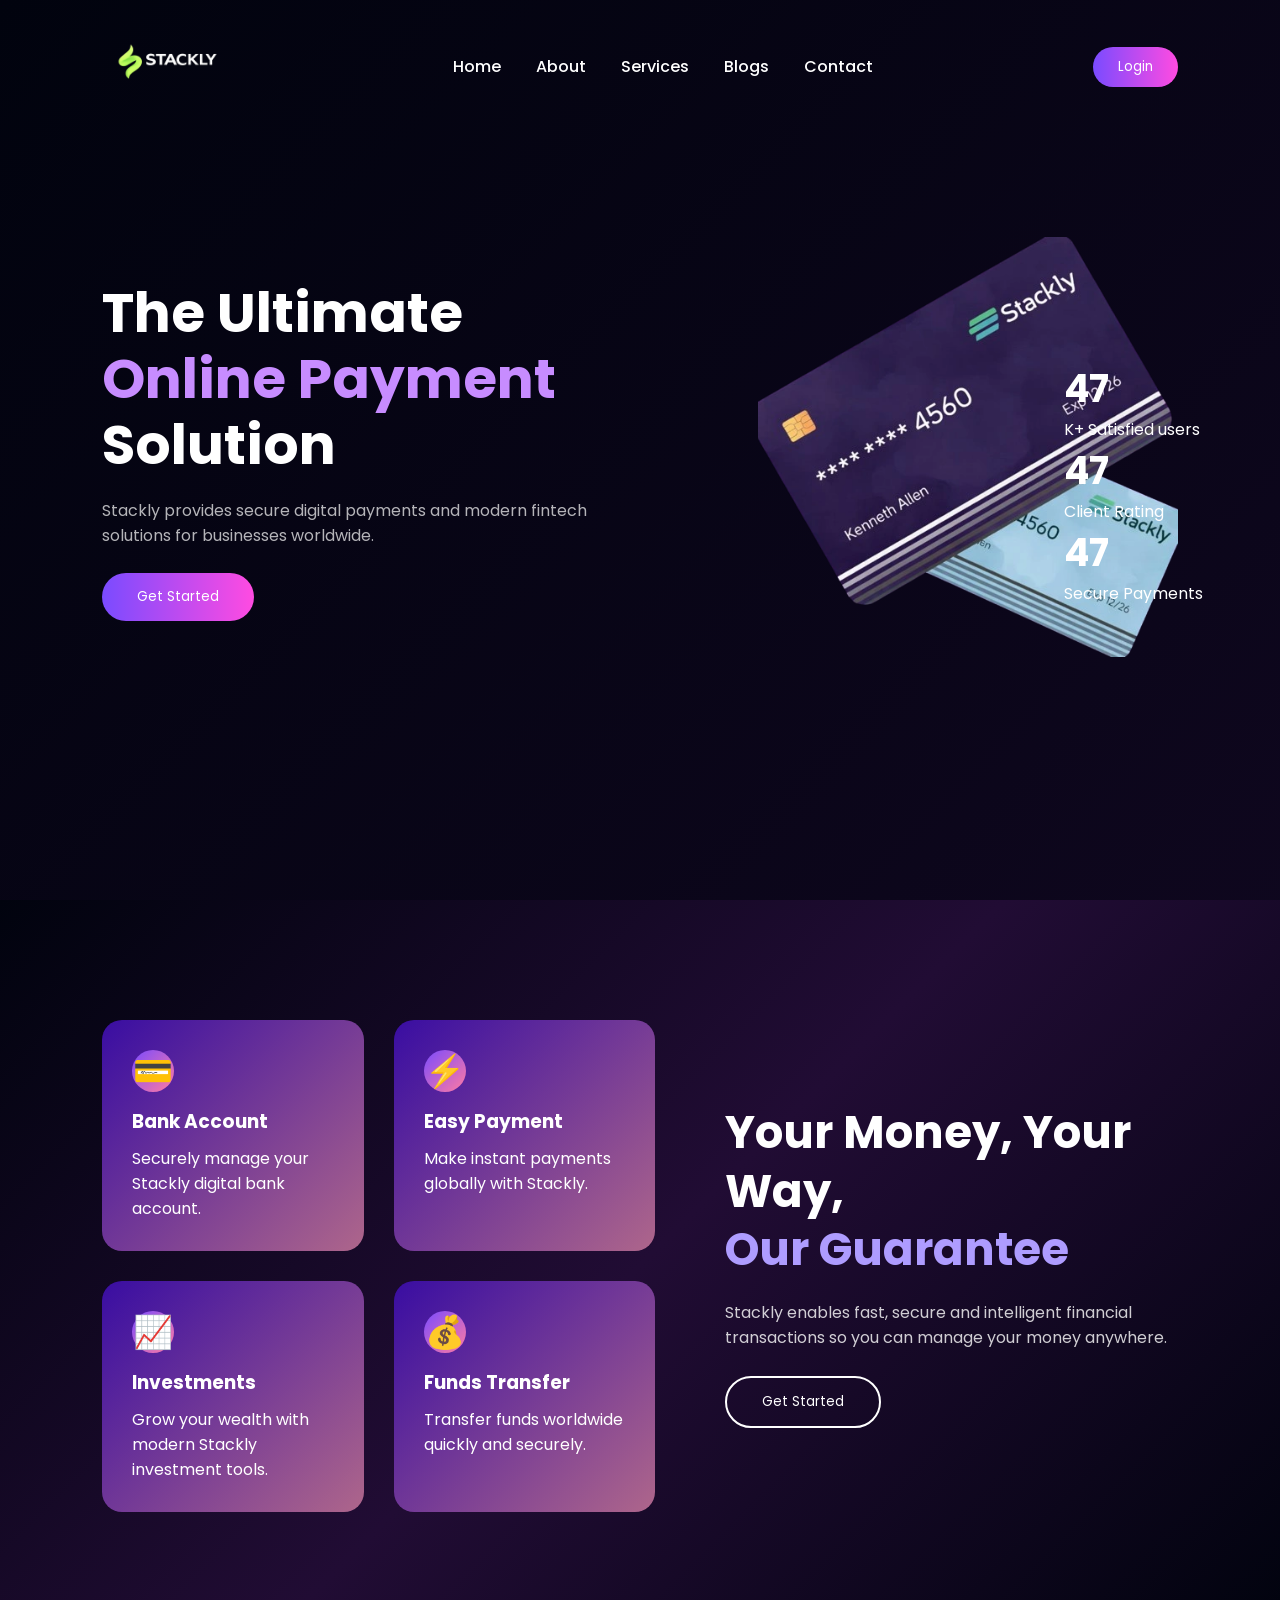
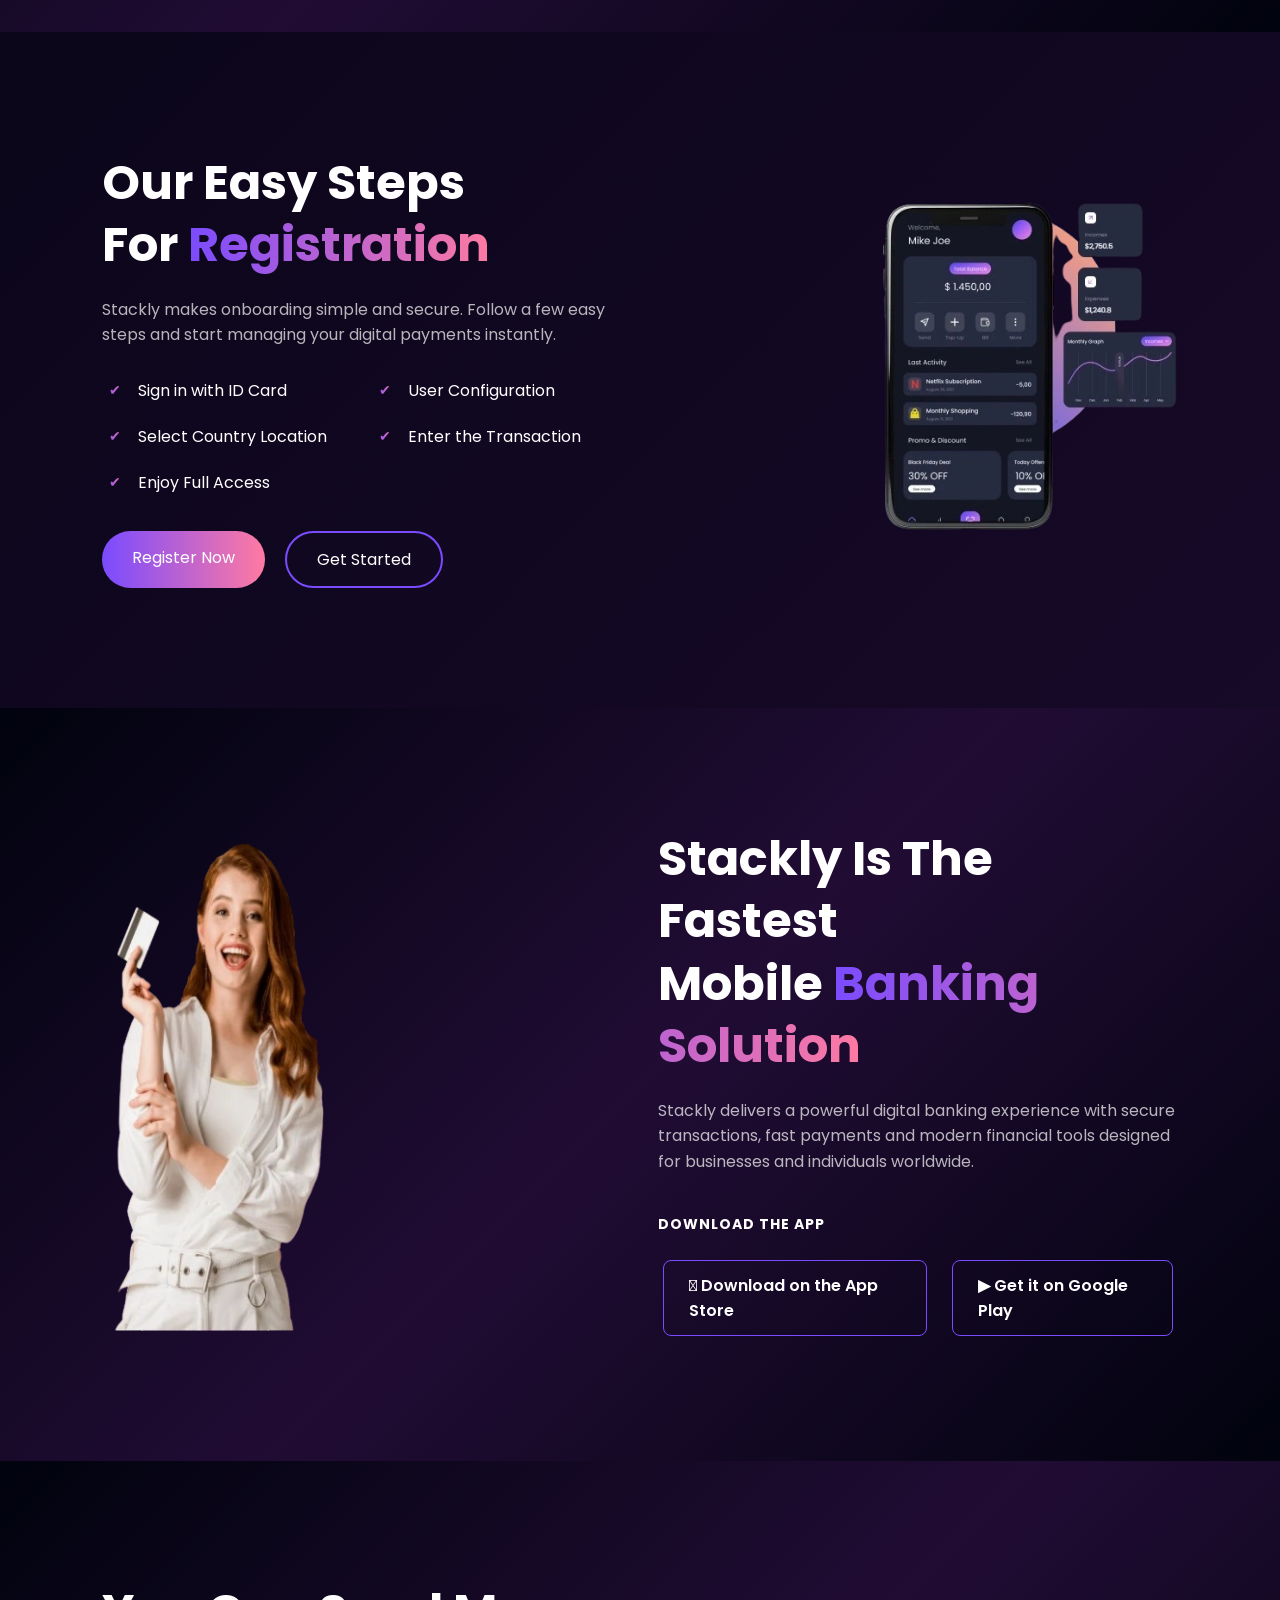
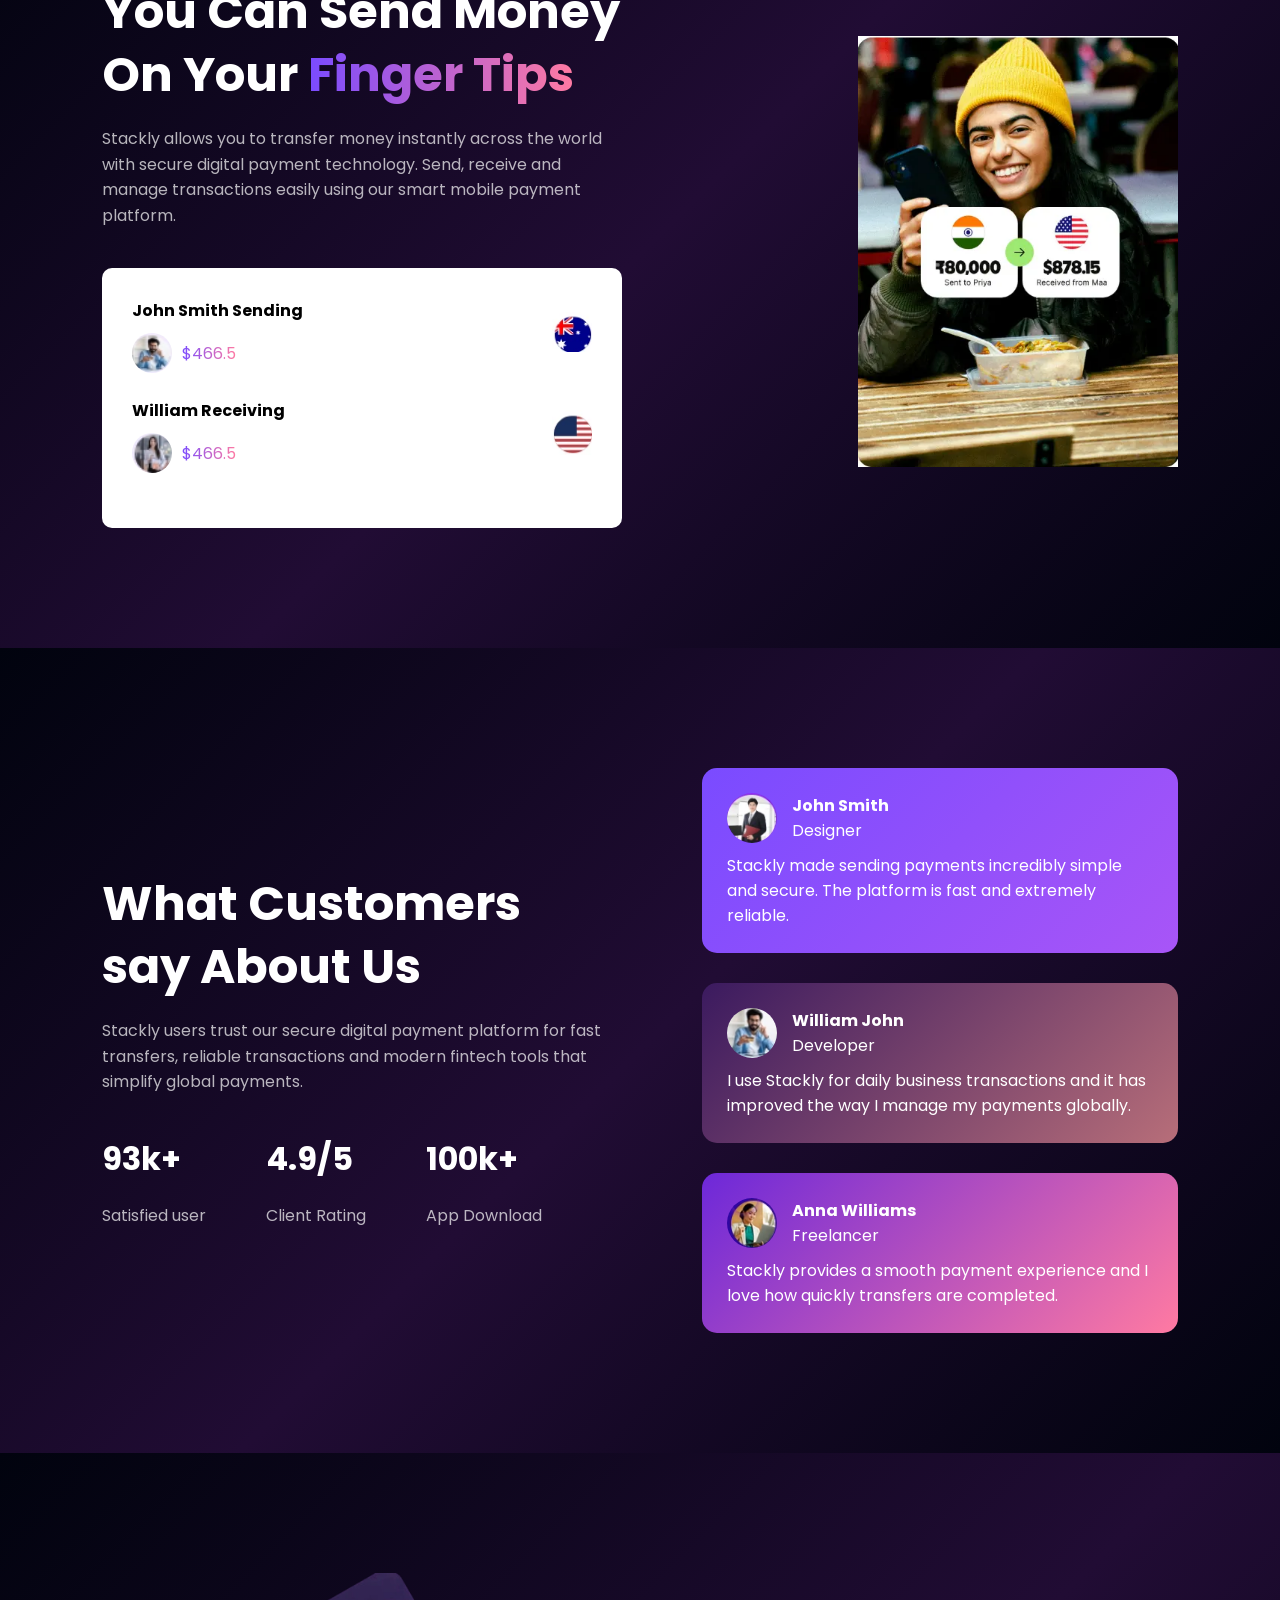
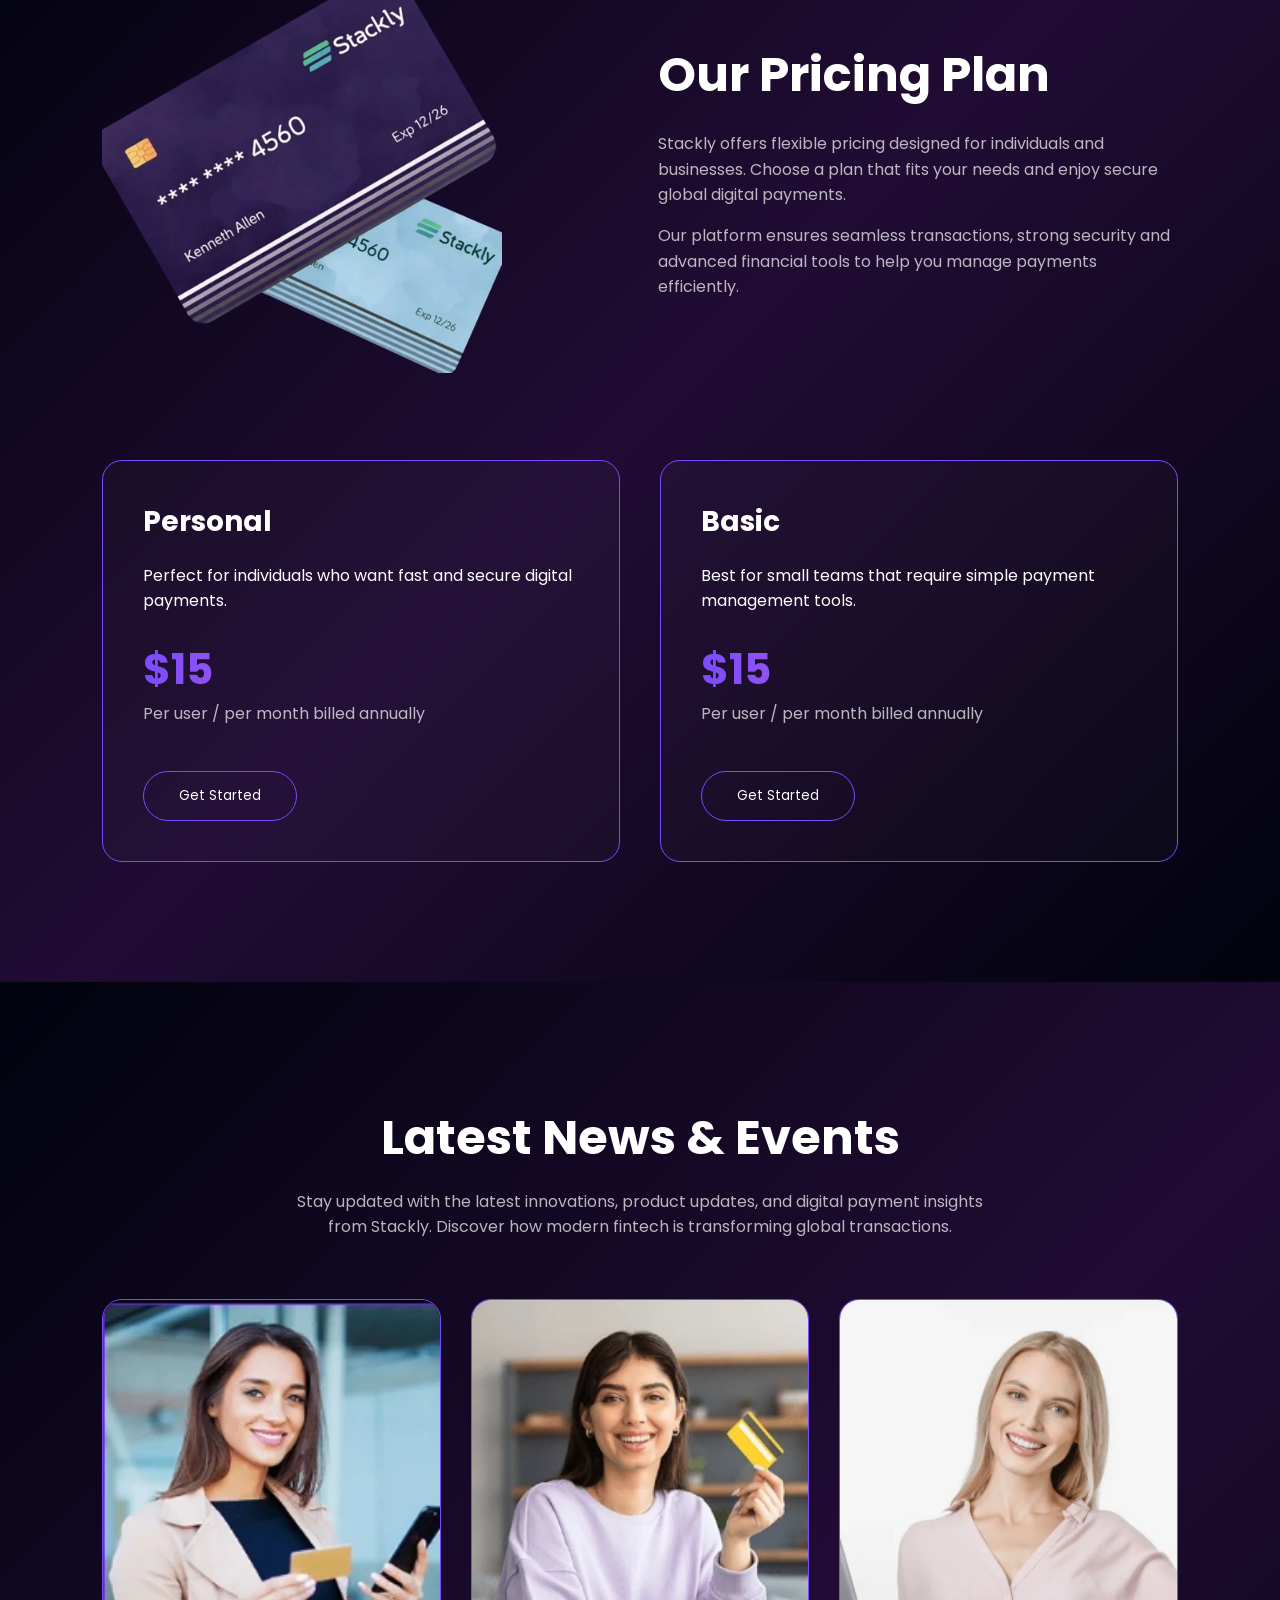
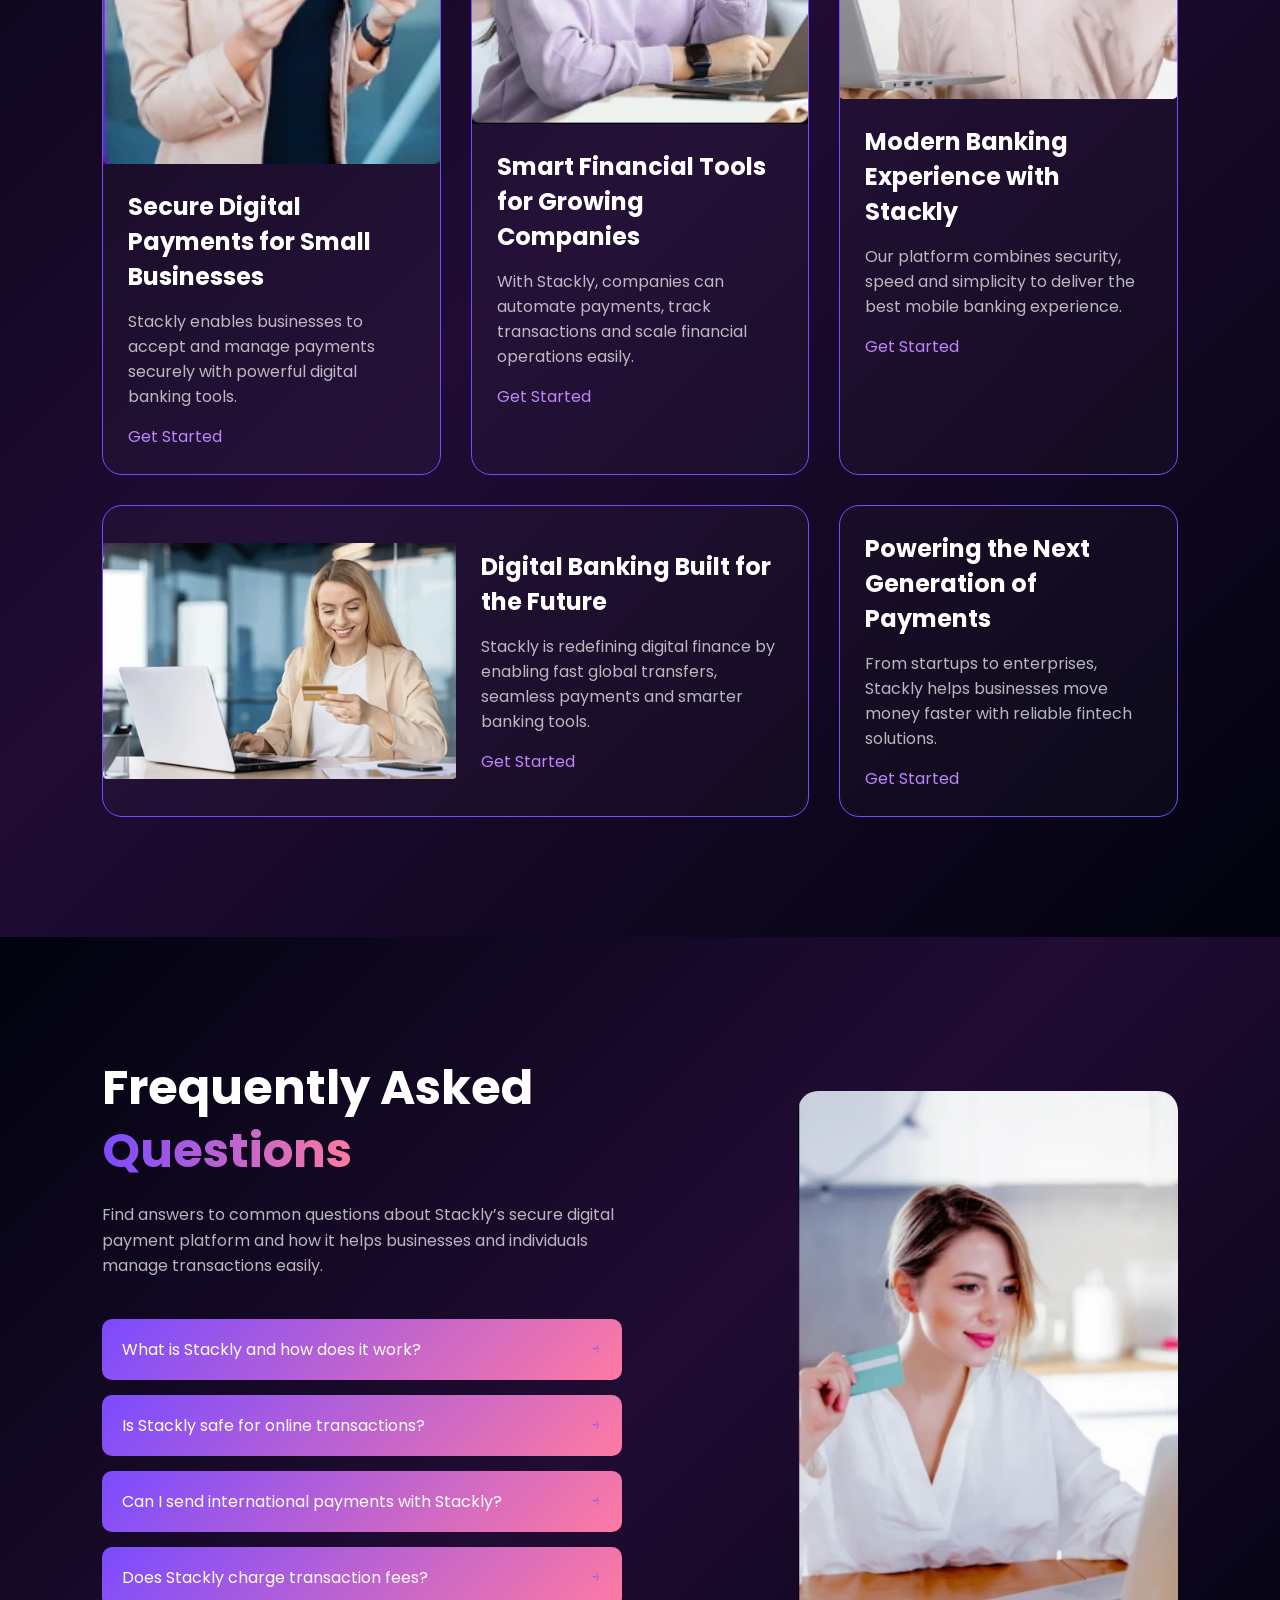
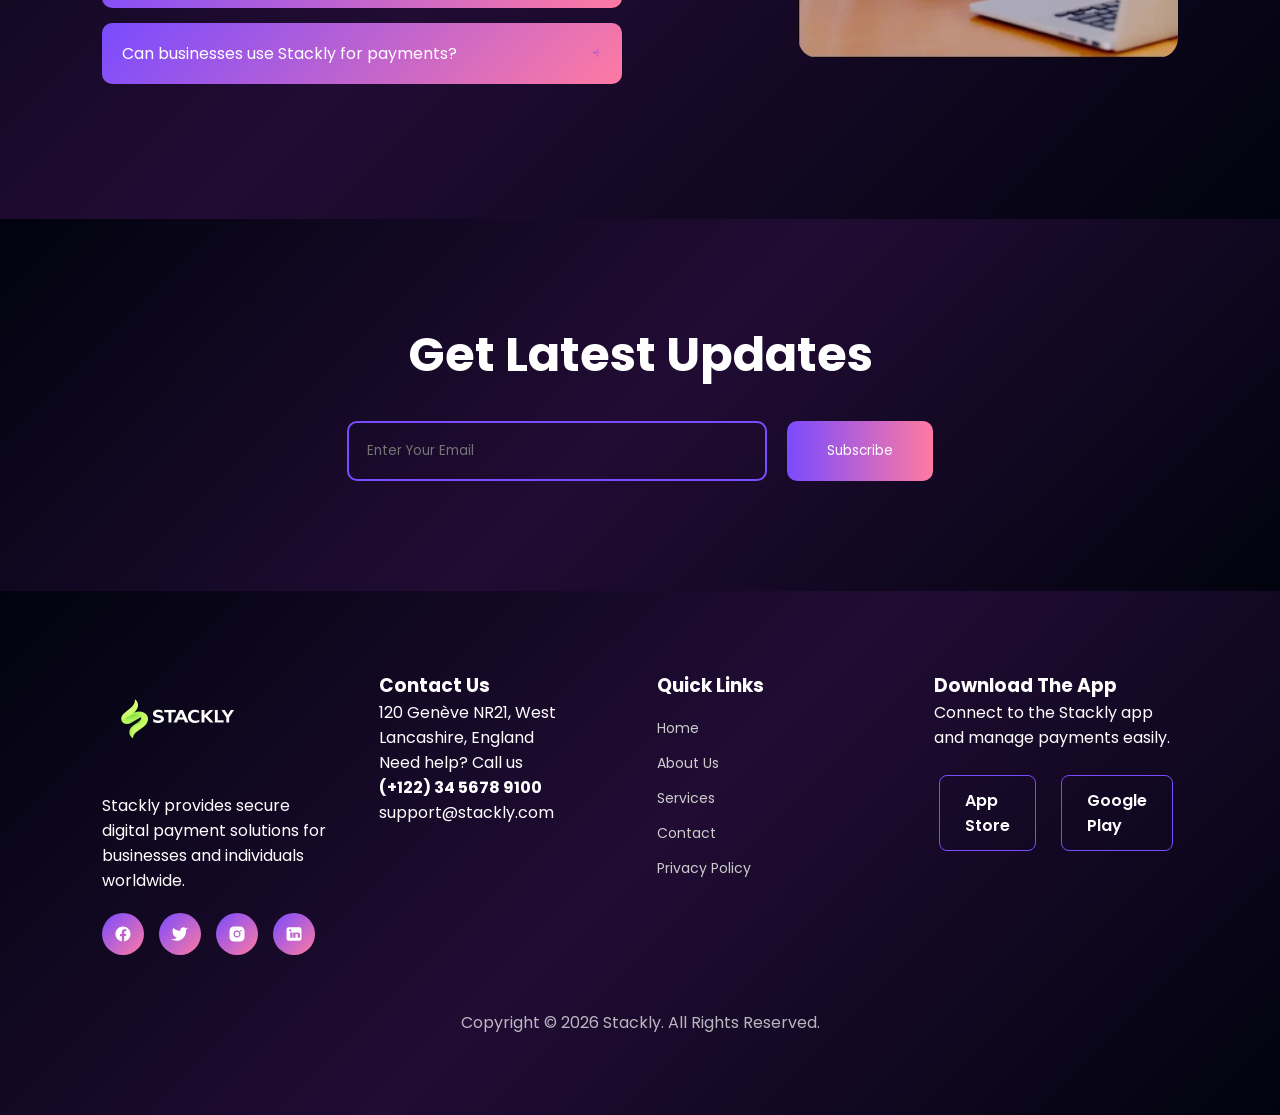
<file: home2.html>
<!DOCTYPE html>
<html lang="en">

<head>
<meta charset="UTF-8">
<meta name="viewport" content="width=device-width, initial-scale=1.0">

<title>Stackly</title>

<link rel="stylesheet" href="app.css">

<link href="https://fonts.googleapis.com/css2?family=Poppins:wght@300;400;600;700&display=swap" rel="stylesheet">

</head>

<body>

<!-- NAVBAR -->
<header class="navbar">

<div class="nav-container">
<!-- LOGO -->
<div class="logo">
  <a href="home2.html">
    <img src="images/loo.webp" alt="Stackly Logo">
  </a>
</div>
<!-- NAV LINKS -->
<nav class="nav-links">

<div class="dropdown">
<a href="home2.html">Home</a>

<div class="dropdown-menu">
<a href="index.html">Home 1</a>
</div>

</div>

<a href="aboutus2.html">About</a>
<a href="services2.html">Services</a>
<a href="blogs2.html">Blogs</a>
<a href="contact2.html">Contact</a>

</nav>


<!-- LOGIN BUTTON -->
<div class="nav-btn">
  <a href="404page.html">
    <button class="login-btn">Login</button>
  </a>
</div>


<!-- HAMBURGER -->
<div class="hamburger" id="hamburger">

<span></span>
<span></span>
<span></span>

</div>

</div>

</header>



<!-- MOBILE MENU -->

<div class="mobile-menu" id="mobileMenu">

<div class="mobile-header">

<img src="images/loo.webp">

<button class="close-btn" id="closeMenu">✕</button>

</div>

<a href="home2.html">Home</a>
<a href="index.html">Home 1</a>
<a href="aboutus2.html">About</a>
<a href="services2.html">Services</a>
<a href="blogs2.html">Blogs</a>
<a href="contact2.html">Contact</a>

<a href="404page.html">
    <button class="mobile-login">Login</button>
</a>

</div>



<!-- HERO SECTION -->

<section class="hero">

<div class="hero-container">

<div class="hero-left">

<h1>

The Ultimate <br>
<span>Online Payment</span> <br>
Solution

</h1>

<p>

Stackly provides secure digital payments and modern fintech
solutions for businesses worldwide.

</p>

<a href="404page.html">
    <button class="hero-btn">Get Started</button>
</a>

</div>



<div class="hero-right">

<img src="images/cardo-removebg-preview.webp">

</div>


<div class="hero-stats">

<div class="stat">

<h2 class="counter" data-target="93">0</h2>

<p>K+ Satisfied users</p>




<div class="stat">

<h2 class="counter" data-target="49">0</h2>

<p>Client Rating</p>

</div>


<div class="stat">

<h2 class="counter" data-target="99">0</h2>

<p>Secure Payments</p>

</div>

</div>


</div>

</section>








<section class="features">

<div class="features-container">

<!-- GRID -->

<div class="features-grid">

<div class="feature-card">
<div class="icon">💳</div>
<h3>Bank Account</h3>
<p>Securely manage your Stackly digital bank account.</p>
</div>

<div class="feature-card">
<div class="icon">⚡</div>
<h3>Easy Payment</h3>
<p>Make instant payments globally with Stackly.</p>
</div>

<div class="feature-card">
<div class="icon">📈</div>
<h3>Investments</h3>
<p>Grow your wealth with modern Stackly investment tools.</p>
</div>

<div class="feature-card">
<div class="icon">💰</div>
<h3>Funds Transfer</h3>
<p>Transfer funds worldwide quickly and securely.</p>
</div>

</div>


<!-- RIGHT CONTENT -->

<div class="features-content">

<h2>
Your Money, Your Way, <br>
<span>Our Guarantee</span>
</h2>

<p>
Stackly enables fast, secure and intelligent financial
transactions so you can manage your money anywhere.
</p>

<a href="404page.html">
    <button class="feature-btn">Get Started</button>
</a>

</div>

</div>

</section>



<section class="steps">

<div class="steps-container">

<!-- LEFT CONTENT -->
<div class="steps-left">

<h2>
Our Easy Steps <br>
For <span>Registration</span>
</h2>

<p class="steps-desc">
Stackly makes onboarding simple and secure.
Follow a few easy steps and start managing your
digital payments instantly.
</p>

<div class="steps-list">

<div class="step-item">
<span class="check">✔</span>
<p>Sign in with ID Card</p>
</div>

<div class="step-item">
<span class="check">✔</span>
<p>User Configuration</p>
</div>

<div class="step-item">
<span class="check">✔</span>
<p>Select Country Location</p>
</div>

<div class="step-item">
<span class="check">✔</span>
<p>Enter the Transaction</p>
</div>

<div class="step-item">
<span class="check">✔</span>
<p>Enjoy Full Access</p>
</div>

</div>
<div class="steps-buttons">

<a href="404page.html" class="register-btn">
Register Now
</a>

<a href="404page.html" class="start-btn">
Get Started
</a>

</div>
</div>


<!-- RIGHT MOBILE IMAGE -->

<div class="steps-right">

<img src="images/mobil4.webp" class="mobile-img">


</div>

</section>













<section class="banking">

<div class="banking-container">

<!-- LEFT IMAGE -->

<div class="banking-image">

<img src="images/girl.webp" alt="mobile banking">

</div>


<!-- RIGHT CONTENT -->

<div class="banking-content">

<h2>

Stackly Is The Fastest <br>
Mobile <span>Banking Solution</span>

</h2>

<p>

Stackly delivers a powerful digital banking experience with
secure transactions, fast payments and modern financial tools
designed for businesses and individuals worldwide.

</p>


<div class="download">

<h4>DOWNLOAD THE APP</h4>

<div class="store-buttons">

<a href="404page.html" class="store-btn apple">
 Download on the App Store
</a>

<a href="404page.html" class="store-btn play">
▶ Get it on Google Play
</a>

</div>

</div>

</div>

</div>

</section>
<script>

    

/* BANKING SECTION SCROLL ANIMATION */

const banking = document.querySelector(".banking");

window.addEventListener("scroll",()=>{

const sectionTop = banking.getBoundingClientRect().top;

const trigger = window.innerHeight * 0.85;

if(sectionTop < trigger){

banking.classList.add("show");

}

});

</script>



<section class="send-money">

<div class="send-container">

<!-- LEFT CONTENT -->

<div class="send-left">

<h2>

You Can Send Money <br>
On Your <span>Finger Tips</span>

</h2>

<p>

Stackly allows you to transfer money instantly across the world
with secure digital payment technology. Send, receive and manage
transactions easily using our smart mobile payment platform.

</p>


<div class="payment-box">

<div class="user-row">

<div class="user-info">

<h4>John Smith Sending</h4>

<div class="amount">

<img src="images/k (1).webp">

<span>$466.5</span>

</div>

</div>

<div class="flag">

<img src="images/k (2).webp">

</div>

</div>



<div class="user-row">

<div class="user-info">

<h4>William Receiving</h4>

<div class="amount">

<img src="images/k (4).webp">

<span>$466.5</span>

</div>

</div>

<div class="flag">

<img src="images/k (3).webp">

</div>

</div>

</div>

</div>



<!-- RIGHT IMAGE -->

<div class="send-right">

<img src="images/card7.webp" class="mobile-phone">



</div>


</div>

</section>


<section class="testimonial">

<div class="testimonial-container">

<!-- LEFT CONTENT -->

<div class="testimonial-left">

<h2>
What Customers <br>
say About Us
</h2>

<p>
Stackly users trust our secure digital payment platform for
fast transfers, reliable transactions and modern fintech tools
that simplify global payments.
</p>

<div class="testimonial-stats">

<div class="stat-box">
<h3>93k+</h3>
<p>Satisfied user</p>
</div>

<div class="stat-box">
<h3>4.9/5</h3>
<p>Client Rating</p>
</div>

<div class="stat-box">
<h3>100k+</h3>
<p>App Download</p>
</div>

</div>

</div>


<!-- RIGHT TESTIMONIALS -->

<div class="testimonial-right">

<div class="review-card card1">

<div class="review-top">

<img src="images/x1 (1).webp">

<div>
<h4>John Smith</h4>
<span>Designer</span>
</div>

</div>

<p>
Stackly made sending payments incredibly simple and secure.
The platform is fast and extremely reliable.
</p>

</div>


<div class="review-card card2">

<div class="review-top">

<img src="images/x1 (2).webp">

<div>
<h4>William John</h4>
<span>Developer</span>
</div>

</div>

<p>
I use Stackly for daily business transactions and it has
improved the way I manage my payments globally.
</p>

</div>


<div class="review-card card3">

<div class="review-top">

<img src="images/x1 (3).webp">

<div>
<h4>Anna Williams</h4>
<span>Freelancer</span>
</div>

</div>

<p>
Stackly provides a smooth payment experience and I love
how quickly transfers are completed.
</p>

</div>

</div>

</div>

</section>



<section class="pricing">

<div class="pricing-top">

<!-- LEFT IMAGE (you will add your card image) -->
<div class="pricing-image">

<img src="images/cardo-removebg-preview.webp" alt="pricing card">

</div>


<!-- RIGHT CONTENT -->

<div class="pricing-content">

<h2>Our Pricing Plan</h2>

<p>
Stackly offers flexible pricing designed for individuals and businesses.
Choose a plan that fits your needs and enjoy secure global digital payments.
</p>

<p>
Our platform ensures seamless transactions, strong security and
advanced financial tools to help you manage payments efficiently.
</p>

</div>

</div>



<!-- PRICING CARDS -->

<div class="pricing-cards">

<div class="price-card">

<h3>Personal</h3>

<p>
Perfect for individuals who want fast and secure digital payments.
</p>

<div class="price">

<h2>$15</h2>

<span>Per user / per month billed annually</span>

</div>
<a href="404page.html">
<button class="price-btn">
Get Started
</button>
</a>

</div>



<div class="price-card">

<h3>Basic</h3>

<p>
Best for small teams that require simple payment management tools.
</p>

<div class="price">

<h2>$15</h2>

<span>Per user / per month billed annually</span>

</div>
<a href="404page.html">
<button class="price-btn">
Get Started
</button>
</a>
</div>

</div>

</section>



<section class="news">

<div class="news-header">

<h2>Latest News & Events</h2>

<p>
Stay updated with the latest innovations, product updates,
and digital payment insights from Stackly.
Discover how modern fintech is transforming global transactions.
</p>

</div>


<div class="news-grid">

<!-- CARD 1 -->

<div class="news-card">

<img src="images/x1 (4).webp">

<div class="news-content">

<h3>Secure Digital Payments for Small Businesses</h3>

<p>
Stackly enables businesses to accept and manage payments
securely with powerful digital banking tools.
</p>

<a href="404page.html">Get Started</a>

</div>

</div>



<!-- CARD 2 -->

<div class="news-card">

    
<img src="images/x1 (5).webp">

<div class="news-content">

<h3>Smart Financial Tools for Growing Companies</h3>

<p>
With Stackly, companies can automate payments,
track transactions and scale financial operations easily.
</p>

<a href="404page.html">Get Started</a>

</div>

</div>



<!-- CARD 3 -->

<div class="news-card">

<img src="images/t (2).webp">

<div class="news-content">

<h3>Modern Banking Experience with Stackly</h3>

<p>
Our platform combines security, speed and simplicity
to deliver the best mobile banking experience.
</p>

<a href="404page.html">Get Started</a>

</div>

</div>



<!-- CARD 4 -->

<div class="news-card wide">

<img src="images/x1 (6).webp">

<div class="news-content">

<h3>Digital Banking Built for the Future</h3>

<p>
Stackly is redefining digital finance by enabling fast
global transfers, seamless payments and smarter banking tools.
</p>

<a href="404page.html">Get Started</a>

</div>

</div>



<!-- CARD 5 -->

<div class="news-card">

<div class="news-content">

<h3>Powering the Next Generation of Payments</h3>

<p>
From startups to enterprises, Stackly helps businesses
move money faster with reliable fintech solutions.
</p>

<a href="404page.html">Get Started</a>

</div>

</div>

</div>

</section>



<section class="faq">

<div class="faq-container">

<!-- LEFT CONTENT -->

<div class="faq-left">

<h2>
Frequently Asked <br>
<span>Questions</span>
</h2>

<p>
Find answers to common questions about Stackly’s secure
digital payment platform and how it helps businesses
and individuals manage transactions easily.
</p>


<div class="faq-list">

<!-- QUESTION 1 -->

<div class="faq-item">

<button class="faq-question">
What is Stackly and how does it work?
<span>+</span>
</button>

<div class="faq-answer">
Stackly is a modern digital payment platform that allows
users to send, receive and manage payments securely from
anywhere in the world.
</div>

</div>


<!-- QUESTION 2 -->

<div class="faq-item">

<button class="faq-question">
Is Stackly safe for online transactions?
<span>+</span>
</button>

<div class="faq-answer">
Yes, Stackly uses advanced encryption and security
technologies to ensure every transaction is protected.
</div>

</div>


<!-- QUESTION 3 -->

<div class="faq-item">

<button class="faq-question">
Can I send international payments with Stackly?
<span>+</span>
</button>

<div class="faq-answer">
Stackly supports global payments allowing users
to transfer money across countries quickly and securely.
</div>

</div>


<!-- QUESTION 4 -->

<div class="faq-item">

<button class="faq-question">
Does Stackly charge transaction fees?
<span>+</span>
</button>

<div class="faq-answer">
Stackly offers flexible pricing plans with minimal
transaction fees depending on the payment type.
</div>

</div>


<!-- QUESTION 5 -->

<div class="faq-item">

<button class="faq-question">
Can businesses use Stackly for payments?
<span>+</span>
</button>

<div class="faq-answer">
Yes, businesses can integrate Stackly to manage
payments, invoices and financial operations efficiently.
</div>

</div>

</div>

</div>



<!-- RIGHT IMAGE -->

<div class="faq-right">

<img src="images/x1 (7).webp" alt="faq image">

</div>

</div>

</section>


<section class="subscribe">

<h2>Get Latest Updates</h2>

<div class="subscribe-box">

<input type="text" id="emailInput" placeholder="Enter Your Email">

<button id="subscribeBtn">Subscribe</button>

</div>

<p id="emailError"></p>

</section>


<footer class="footer">

<div class="footer-container">

<!-- LOGO -->

<div class="footer-col">

<a href="home2.html">
<img src="images/loo.webp" class="footer-logo" alt="Stackly Logo">
</a>

<p>
Stackly provides secure digital payment solutions
for businesses and individuals worldwide.
</p>

<div class="social-icons">

<a href="404page.html" class="icon">
<svg xmlns="http://www.w3.org/2000/svg" viewBox="0 0 24 24" fill="white">
<path d="M22 12.07C22 6.48 17.52 2 11.93 2 6.48 2 2 6.48 2 12.07c0 5.02 3.66 9.18 8.44 9.93v-7.02H7.9v-2.9h2.54V9.41c0-2.5 1.5-3.87 3.78-3.87 1.1 0 2.24.2 2.24.2v2.46h-1.26c-1.24 0-1.63.77-1.63 1.56v1.88h2.77l-.44 2.9h-2.33V22c4.78-.75 8.43-4.91 8.43-9.93z"/>
</svg>
</a>

<a href="404page.html" class="icon">
<svg xmlns="http://www.w3.org/2000/svg" viewBox="0 0 24 24" fill="white">
<path d="M23 3a10.9 10.9 0 01-3.14 1.53A4.48 4.48 0 0016.43 3c-2.63 0-4.6 2.46-3.99 5A12.94 12.94 0 013 4s-4 9 5 13a13.29 13.29 0 01-8 2c9 5 20 0 20-11.5a4.5 4.5 0 00-.08-.83A7.72 7.72 0 0023 3z"/>
</svg>
</a>

<a href="404page.html" class="icon">
<svg xmlns="http://www.w3.org/2000/svg" viewBox="0 0 24 24" fill="white">
<path d="M7.75 2C4.57 2 2 4.57 2 7.75v8.5C2 19.43 4.57 22 7.75 22h8.5C19.43 22 22 19.43 22 16.25v-8.5C22 4.57 19.43 2 16.25 2h-8.5zm4.25 5.4a4.6 4.6 0 110 9.2 4.6 4.6 0 010-9.2zm5.2-.8a1.1 1.1 0 110 2.2 1.1 1.1 0 010-2.2zM12 9a3 3 0 100 6 3 3 0 000-6z"/>
</svg>
</a>

<a href="404page.html" class="icon">
<svg xmlns="http://www.w3.org/2000/svg" viewBox="0 0 24 24" fill="white">
<path d="M19 3A2.99 2.99 0 0122 6v12a2.99 2.99 0 01-3 3H5a2.99 2.99 0 01-3-3V6a2.99 2.99 0 013-3h14zm-9 7H7v7h3v-7zm-1.5-3A1.5 1.5 0 107 8.5 1.5 1.5 0 008.5 7zM17 10c-2 0-3 1-3 1v-1h-3v7h3v-3.5c0-1 .5-1.5 1.5-1.5s1.5.5 1.5 1.5V17h3v-4c0-2-1-3-3-3z"/>
</svg>
</a>

</div>
</div>


<!-- CONTACT -->

<div class="footer-col">

<h3>Contact Us</h3>

<p>120 Genève NR21, West Lancashire, England</p>

<p>Need help? Call us</p>

<h4>(+122) 34 5678 9100</h4>

<p>support@stackly.com</p>

</div>


<!-- QUICK LINKS -->

<div class="footer-col">

<h3>Quick Links</h3>

<ul class="quick-links">

<li><a href="home2.html">Home</a></li>

<li><a href="aboutus2.html">About Us</a></li>

<li><a href="services2.html">Services</a></li>

<li><a href="contact2.html">Contact</a></li>

<li><a href="404page.html">Privacy Policy</a></li>

</ul>

</div>


<!-- DOWNLOAD -->

<div class="footer-col">

<h3>Download The App</h3>

<p>Connect to the Stackly app and manage payments easily.</p>

<div class="store-buttons">

<a href="404page.html" class="store-btn">App Store</a>

<a href="404page.html" class="store-btn">Google Play</a>

</div>

</div>

</div>


<div class="copyright">

Copyright © 2026 Stackly. All Rights Reserved.

</div>

</footer>


<div class="scroll-top-btn" id="scrollTopBtn">

<div class="wave"></div>

<span class="arrow">↑</span>

</div>
<script>

    


const scrollButton = document.getElementById("scrollTopBtn");

window.addEventListener("scroll", ()=>{

if(window.scrollY > 300){

scrollButton.style.display="flex";

}else{

scrollButton.style.display="none";

}

});

scrollButton.addEventListener("click", ()=>{

window.scrollTo({

top:0,

behavior:"smooth"

});

});
</script>

<script src="script.js"></script>

</body>
</html>
</file>
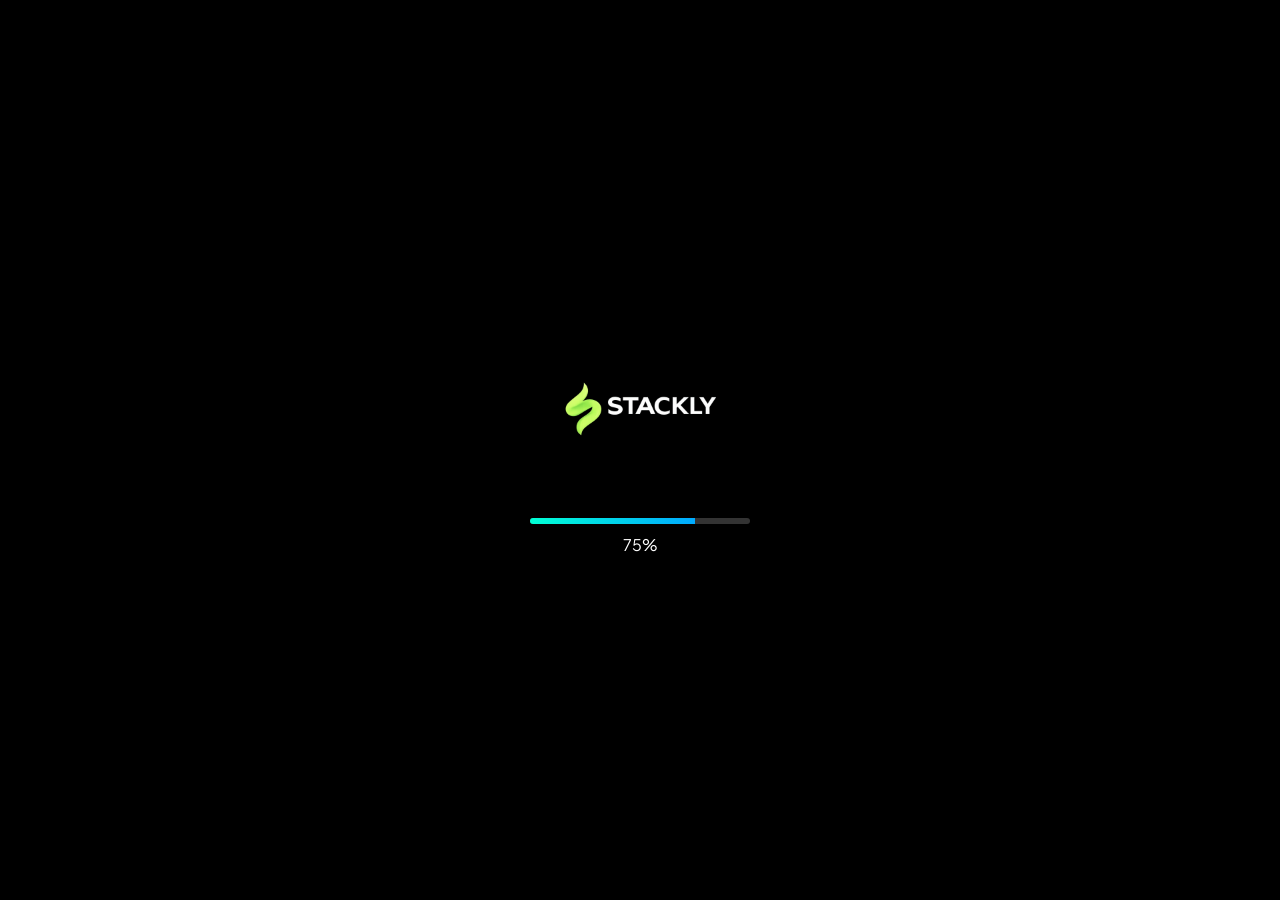
<file: login.html>
<!DOCTYPE html>
<html lang="en">

<head>

<meta charset="UTF-8">
<meta name="viewport" content="width=device-width, initial-scale=1.0">

<title>Stackly Login</title>

<link href="https://fonts.googleapis.com/css2?family=Plus+Jakarta+Sans:wght@400;600&display=swap" rel="stylesheet">

<style>

*{
margin:0;
padding:0;
box-sizing:border-box;
font-family:"Plus Jakarta Sans",sans-serif;
}

/* DESKTOP BACKGROUND */

body{
background:#f4f6f7;
}

.auth-wrapper{
display:flex;
min-height:100vh;
}

/* LEFT FORM */

.auth-form{
flex:1;
background:#fff;
display:flex;
justify-content:center;
align-items:center;
padding:40px;
}

.form-box{
width:380px;
}

/* LOGO */

.logo{
text-align:center;
margin-bottom:20px;
}

.logo img{
width:150px;
}

/* TITLE */

.form-box h2{
margin-bottom:25px;
font-size:28px;
text-align:center;
}

/* INPUT */

.input-group{
margin-bottom:18px;
position:relative;
}

.input-group input{
width:100%;
padding:12px;
border:1px solid #ddd;
border-radius:8px;
}

.error{
color:red;
font-size:13px;
margin-top:4px;
}

/* PASSWORD ICON */

.toggle-password{
position:absolute;
right:12px;
top:12px;
cursor:pointer;
}

/* OPTIONS */

.login-options{
display:flex;
justify-content:space-between;
font-size:14px;
margin-bottom:15px;
}

.login-options a{
color:#104042;
text-decoration:none;
}

/* BUTTON */

.login-btn{
width:100%;
padding:12px;
background:#104042;
color:#fff;
border:none;
border-radius:8px;
cursor:pointer;
font-size:16px;
}

/* FOOTER */

.auth-footer{
margin-top:18px;
font-size:14px;
text-align:center;
}

.auth-footer a{
color:#104042;
font-weight:600;
text-decoration:none;
}

/* IMAGE */

.auth-image{
flex:1;
background:#0f4c4c;
display:flex;
align-items:center;
justify-content:center;
}

.auth-image img{
width:70%;
}

/* RAINBOW ANIMATION */

@keyframes rainbowMove{

0%{
background-position:0% 50%;
}

50%{
background-position:100% 50%;
}

100%{
background-position:0% 50%;
}

}

/* MOBILE */

@media(max-width:900px){

body{

background: linear-gradient(
270deg,
#ff6ec4,
#7873f5,
#4facfe,
#43e97b,
#f9d423
);

background-size:800% 800%;

animation:rainbowMove 12s ease infinite;

}

/* remove white block so rainbow shows */

.auth-form{
background:transparent;
}

.auth-wrapper{
flex-direction:column;
}

.auth-image{
display:none;
}

.form-box{

background:#fff;
padding:30px;
border-radius:12px;

}

}




/* STACKLY LOADER */

#loader{
position:fixed;
top:0;
left:0;
width:100%;
height:100vh;
background:#000;

display:flex;
align-items:center;
justify-content:center;

z-index:9999;
}

.loader-box{
text-align:center;
color:#fff;
}


.loader-logo{
width:200px;
margin-bottom:35px;
}

/* PROGRESS BAR */

.progress-bar{
width:220px;
height:6px;
background:#333;
border-radius:10px;
overflow:hidden;
margin:auto;
}

.progress{
height:100%;
width:0%;
background:linear-gradient(90deg,#00ffd5,#00aaff);
transition:width 0.1s linear;
}

#percent{
margin-top:10px;
font-size:16px;
}

</style>

</head>

<body>


<!-- STACKLY LOADER -->
<div id="loader">

<div class="loader-box">

<img src="images/loo.webp" class="loader-logo">

<div class="progress-bar">
<div class="progress" id="progress"></div>
</div>

<p id="percent">0%</p>

</div>

</div>
<!-- Your page content starts here -->
<div class="auth-wrapper">




<!-- LEFT LOGIN FORM -->
<div class="auth-form">

<div class="form-box">

<!-- STACKLY LOGO -->
<div class="logo">
<a href="index.html">
<img src="images/logo.webp" alt="Stackly Logo">
</a>
</div>

<h2>Welcome back</h2>

<form id="loginForm">

<div class="input-group">
<input type="text" id="email" placeholder="Email Address*">
<span class="error" id="emailError"></span>
</div>

<div class="input-group">

<input type="password" id="password" placeholder="Password*">

<span class="toggle-password" onclick="togglePassword()">👁</span>

<span class="error" id="passwordError"></span>

</div>

<div class="login-options">

<label>
<input type="checkbox"> Remember me
</label>

<a href="404.html">Forgot Password?</a>

</div>

<button class="login-btn">Sign In</button>

</form>

<div class="auth-footer">
Don't have an account? <a href="register.html">Sign up</a>
</div>

</div>

</div>

<!-- RIGHT IMAGE -->
<div class="auth-image">
<img src="images/b1 (1).webp">
</div>

</div>

<script>

/* PASSWORD TOGGLE */

function togglePassword(){

let pass=document.getElementById("password");

pass.type = pass.type === "password" ? "text" : "password";

}

/* FORM VALIDATION */

document.getElementById("loginForm").addEventListener("submit",function(e){

e.preventDefault();

let email=document.getElementById("email").value.trim();
let password=document.getElementById("password").value.trim();

let emailRegex=/^[^ ]+@[^ ]+\.[a-z]{2,3}$/;

document.getElementById("emailError").innerText="";
document.getElementById("passwordError").innerText="";

let valid=true;

if(email===""){
document.getElementById("emailError").innerText="Enter email";
valid=false;
}
else if(!emailRegex.test(email)){
document.getElementById("emailError").innerText="Invalid email";
valid=false;
}

if(password===""){
document.getElementById("passwordError").innerText="Enter password";
valid=false;
}

if(valid){

window.location.href="dashboard.html";

}

});

</script>




<script>

let width = 0;

const progress = document.getElementById("progress");
const percentText = document.getElementById("percent");

const loaderInterval = setInterval(function(){

width++;

progress.style.width = width + "%";
percentText.innerText = width + "%";

if(width >= 100){

clearInterval(loaderInterval);

document.getElementById("loader").style.display = "none";

}

},15);

</script>

</body>
</html>
</file>
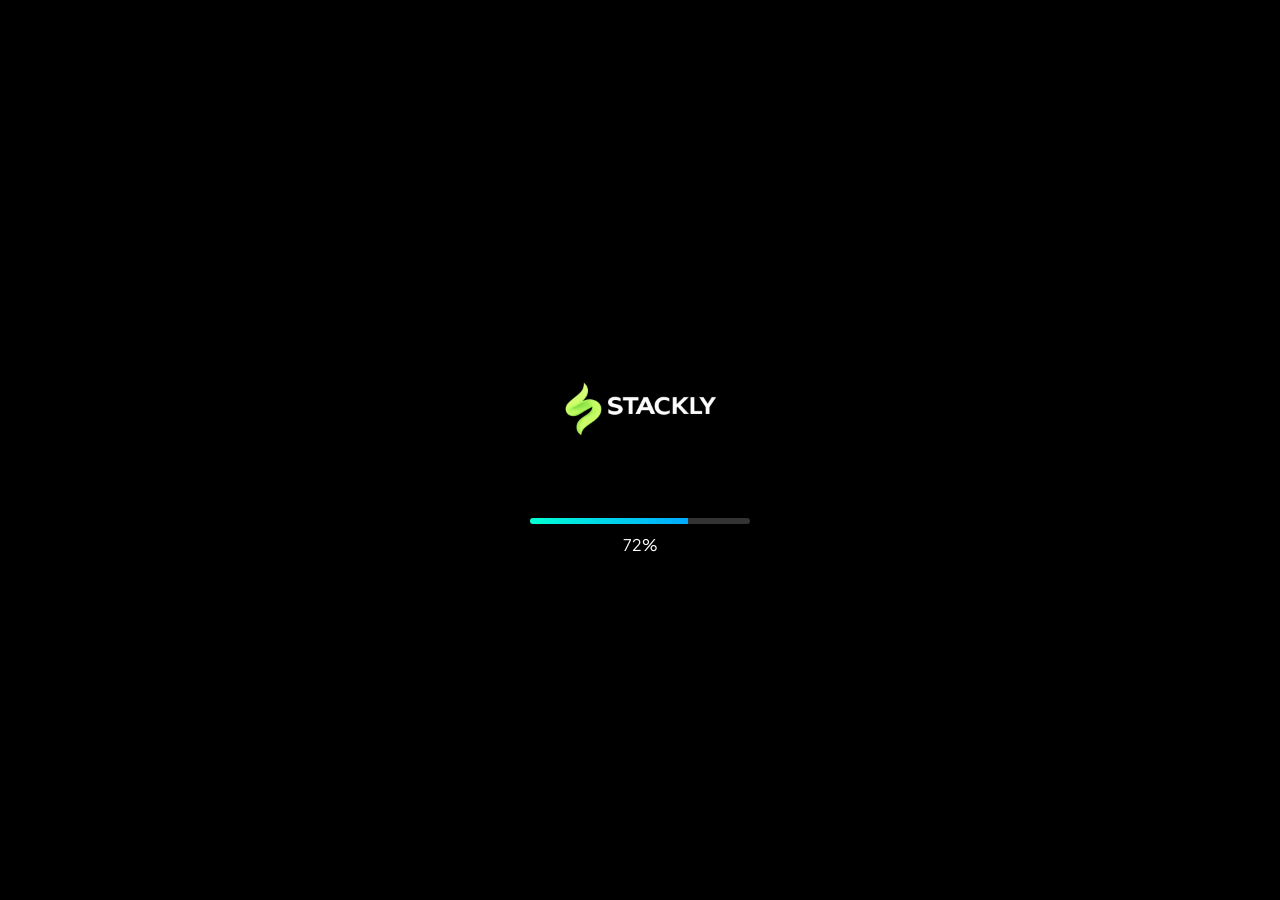
<file: register.html>
<!DOCTYPE html>
<html lang="en">

<head>

<meta charset="UTF-8">
<meta name="viewport" content="width=device-width, initial-scale=1.0">

<title>Register</title>

<link href="https://fonts.googleapis.com/css2?family=Plus+Jakarta+Sans:wght@400;600&display=swap" rel="stylesheet">

<style>

*{
margin:0;
padding:0;
box-sizing:border-box;
font-family:"Plus Jakarta Sans",sans-serif;
}

/* DESKTOP BACKGROUND */

body{
background:#f4f6f7;
}

.auth-wrapper{
display:flex;
min-height:100vh;
}

.auth-form{
flex:1;
background:#fff;
display:flex;
justify-content:center;
align-items:center;
padding:40px;
}

.form-box{
width:380px;
}

/* STACKLY LOGO */

.logo{
text-align:center;
margin-bottom:20px;
}

.logo img{
width:150px;
}

/* TITLE */

.form-box h2{
margin-bottom:25px;
text-align:center;
}

/* INPUT */

.input-group{
margin-bottom:18px;
position:relative;
}

.input-group input{
width:100%;
padding:12px;
border:1px solid #ddd;
border-radius:8px;
}

.error{
color:red;
font-size:13px;
margin-top:4px;
}

/* PASSWORD ICON */

.toggle-password{
position:absolute;
right:12px;
top:12px;
cursor:pointer;
}

/* TERMS */

.terms-box{
font-size:14px;
margin-bottom:15px;
}

.terms-box input{
margin-right:6px;
}

.terms-box a{
color:#104042;
font-weight:600;
text-decoration:none;
}

/* BUTTON */

.signup-btn{
width:100%;
padding:12px;
background:#104042;
color:#fff;
border:none;
border-radius:8px;
cursor:pointer;
}

/* SUCCESS MESSAGE */

.success-box{
display:none;
margin-top:20px;
padding:12px;
background:#d4edda;
color:#155724;
border-radius:6px;
text-align:center;
font-weight:600;
}

/* FOOTER */

.auth-footer{
margin-top:18px;
text-align:center;
}

.auth-footer a{
color:#104042;
font-weight:600;
text-decoration:none;
}

/* IMAGE */

.auth-image{
flex:1;
background:#0f4c4c;
display:flex;
align-items:center;
justify-content:center;
}

.auth-image img{
width:70%;
}

/* RAINBOW ANIMATION */

@keyframes rainbowMove{

0%{
background-position:0% 50%;
}

50%{
background-position:100% 50%;
}

100%{
background-position:0% 50%;
}

}

/* MOBILE VIEW */

@media(max-width:900px){

body{

background: linear-gradient(
270deg,
#ff6ec4,
#7873f5,
#4facfe,
#43e97b,
#f9d423
);

background-size:800% 800%;

animation:rainbowMove 12s ease infinite;

}

/* remove white layer so rainbow shows */

.auth-form{
background:transparent;
}

.auth-wrapper{
flex-direction:column;
}

.auth-image{
display:none;
}

.form-box{
background:#fff;
padding:30px;
border-radius:12px;
}

}


/* STACKLY LOADER */

#loader{
position:fixed;
top:0;
left:0;
width:100%;
height:100vh;
background:#000;

display:flex;
align-items:center;
justify-content:center;

z-index:9999;
}

.loader-box{
text-align:center;
color:#fff;
}


.loader-logo{
width:200px;
margin-bottom:35px;
}

/* PROGRESS BAR */

.progress-bar{
width:220px;
height:6px;
background:#333;
border-radius:10px;
overflow:hidden;
margin:auto;
}

.progress{
height:100%;
width:0%;
background:linear-gradient(90deg,#00ffd5,#00aaff);
transition:width 0.1s linear;
}

#percent{
margin-top:10px;
font-size:16px;
}

</style>

</head>

<body>


    
<!-- STACKLY LOADER -->
<div id="loader">

<div class="loader-box">

<img src="images/loo.webp" class="loader-logo">

<div class="progress-bar">
<div class="progress" id="progress"></div>
</div>

<p id="percent">0%</p>

</div>

</div>


<div class="auth-wrapper">

<div class="auth-form">

<div class="form-box">

<!-- STACKLY LOGO -->
<div class="logo">
<a href="index.html">
<img src="images/logo.webp" alt="Stackly Logo">
</a>
</div>

<h2>Create Account</h2>

<form id="registerForm">

<div class="input-group">
<input type="text" id="name" placeholder="Full Name*">
<span class="error" id="nameError"></span>
</div>

<div class="input-group">
<input type="text" id="email" placeholder="Email Address*">
<span class="error" id="emailError"></span>
</div>

<div class="input-group">

<input type="password" id="password" placeholder="Password*">

<span class="toggle-password" onclick="togglePassword()">👁</span>

<span class="error" id="passwordError"></span>

</div>

<div class="input-group">

<input type="password" id="confirmPassword" placeholder="Confirm Password*">

<span class="toggle-password" onclick="toggleConfirm()">👁</span>

<span class="error" id="confirmError"></span>

</div>

<div class="terms-box">

<label>
<input type="checkbox" id="terms">
I agree to the <a href="#">Terms & Conditions</a> and <a href="#">Privacy Policy</a>
</label>

<span class="error" id="termsError"></span>

</div>

<button class="signup-btn">Sign Up</button>

</form>

<div id="successMessage" class="success-box">
Account Created Successfully ✔
</div>

<div class="auth-footer">
Already have an account? <a href="login.html">Login</a>
</div>

</div>

</div>

<div class="auth-image">
<img src="images/b1 (15).webp">
</div>

</div>

<script>

function togglePassword(){
let pass=document.getElementById("password");
pass.type = pass.type==="password" ? "text" : "password";
}

function toggleConfirm(){
let pass=document.getElementById("confirmPassword");
pass.type = pass.type==="password" ? "text" : "password";
}

document.getElementById("registerForm").addEventListener("submit",function(e){

e.preventDefault();

let name=document.getElementById("name").value.trim();
let email=document.getElementById("email").value.trim();
let password=document.getElementById("password").value.trim();
let confirm=document.getElementById("confirmPassword").value.trim();
let terms=document.getElementById("terms").checked;

let emailRegex=/^[^ ]+@[^ ]+\.[a-z]{2,3}$/;

document.getElementById("nameError").innerText="";
document.getElementById("emailError").innerText="";
document.getElementById("passwordError").innerText="";
document.getElementById("confirmError").innerText="";
document.getElementById("termsError").innerText="";

let valid=true;

if(name===""){
document.getElementById("nameError").innerText="Enter your name";
valid=false;
}

if(email===""){
document.getElementById("emailError").innerText="Enter email";
valid=false;
}
else if(!emailRegex.test(email)){
document.getElementById("emailError").innerText="Invalid email";
valid=false;
}

if(password===""){
document.getElementById("passwordError").innerText="Enter password";
valid=false;
}

if(confirm===""){
document.getElementById("confirmError").innerText="Confirm password";
valid=false;
}

if(password!==confirm){
document.getElementById("confirmError").innerText="Passwords do not match";
valid=false;
}

if(!terms){
document.getElementById("termsError").innerText="Accept Terms & Conditions";
valid=false;
}

if(valid){

document.getElementById("successMessage").style.display="block";

setTimeout(function(){
window.location.href="login.html";
},2000);

}

});

</script>

<script>

let width = 0;

const progress = document.getElementById("progress");
const percentText = document.getElementById("percent");

const loaderInterval = setInterval(function(){

width++;

progress.style.width = width + "%";
percentText.innerText = width + "%";

if(width >= 100){

clearInterval(loaderInterval);

document.getElementById("loader").style.display = "none";

}

},15);

</script>



</body>
</html>
</file>
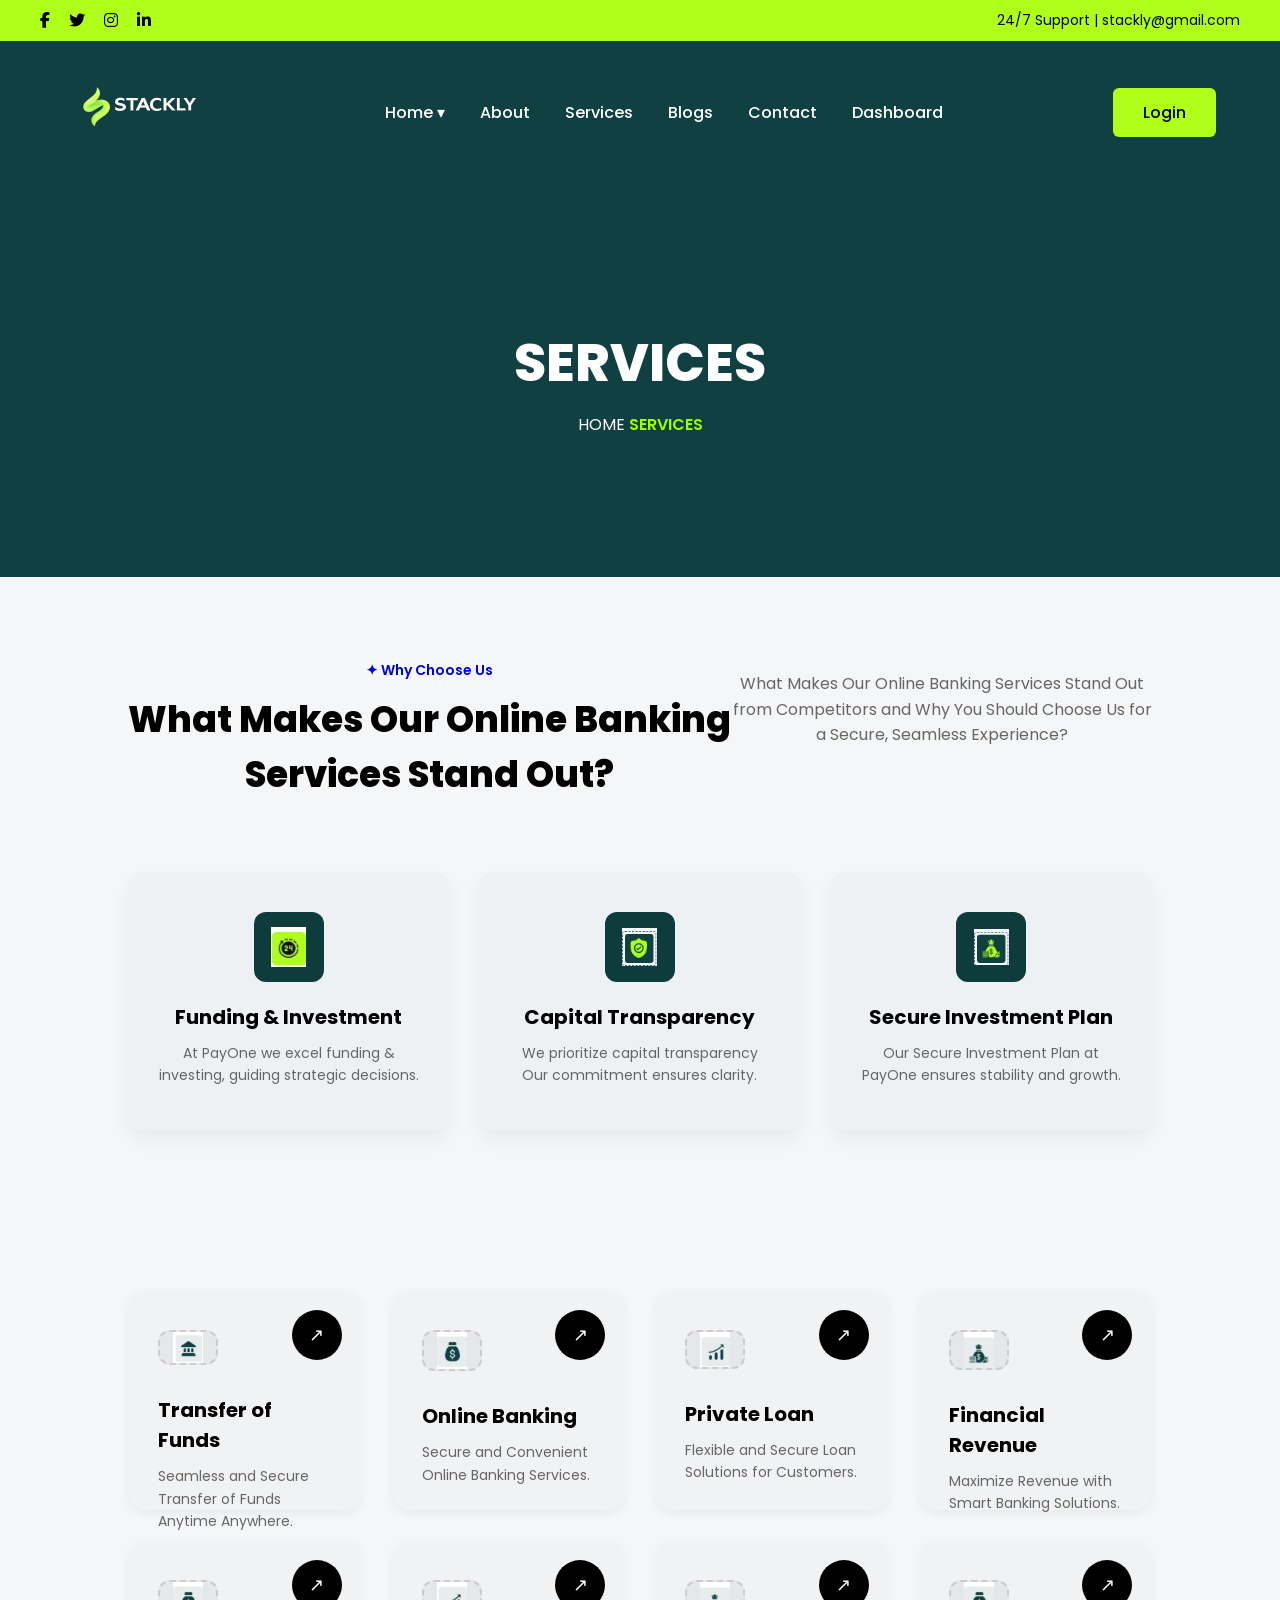
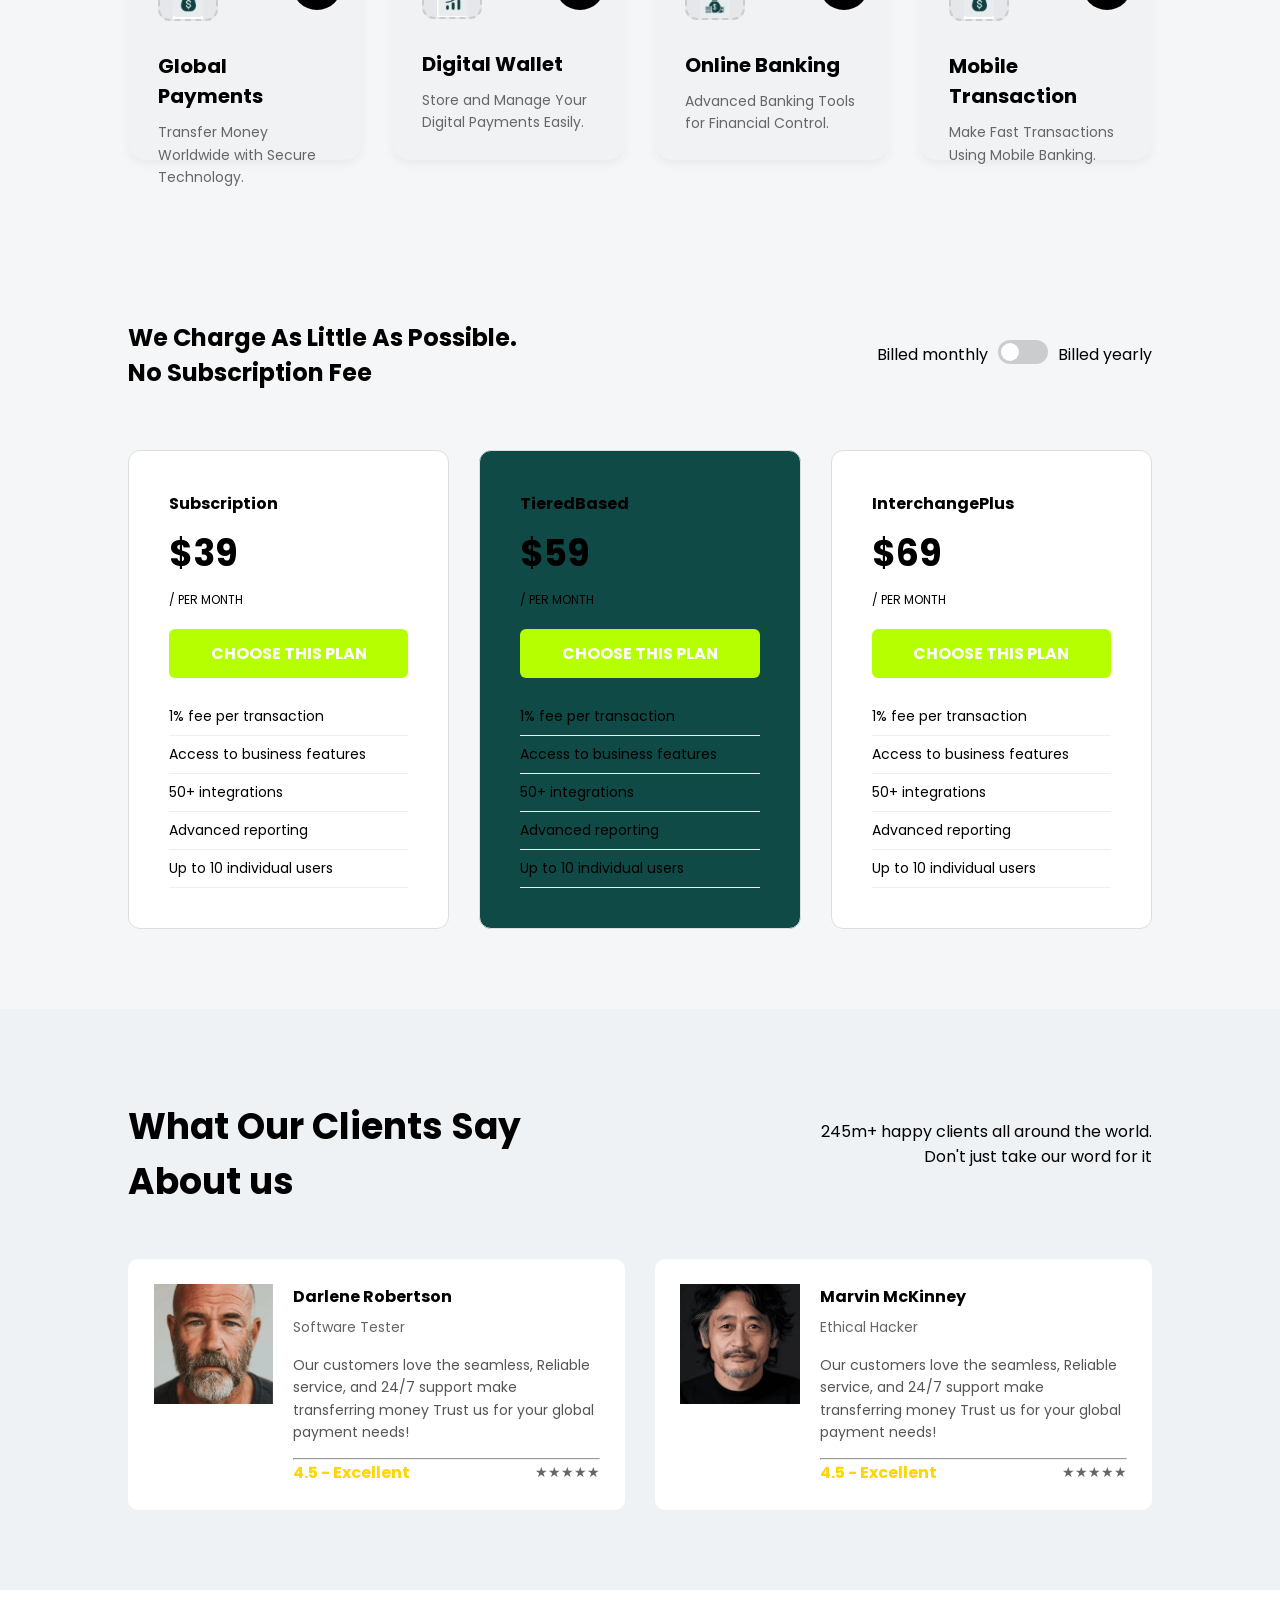
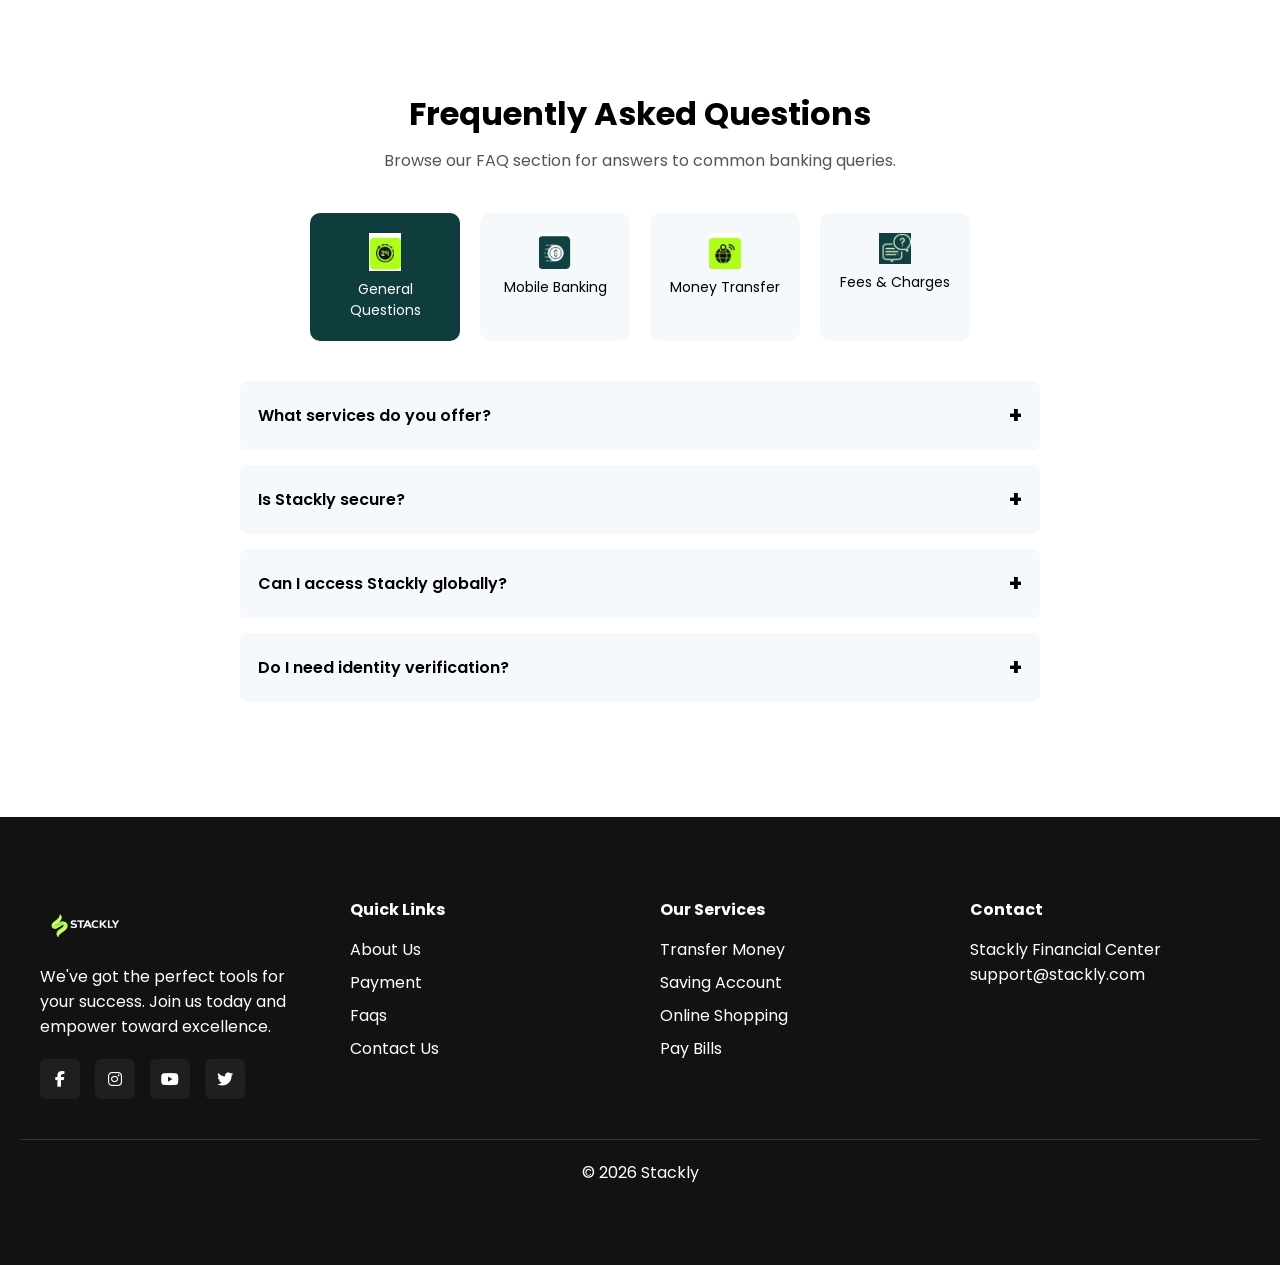
<file: services.html>
<!DOCTYPE html>
<html lang="en">

<head>

<meta charset="UTF-8">
<meta name="viewport" content="width=device-width, initial-scale=1.0">

<title>Stackly</title>

<link rel="stylesheet" href="style.css">

<link rel="stylesheet"
href="https://cdnjs.cloudflare.com/ajax/libs/font-awesome/6.5.0/css/all.min.css">
<link rel="stylesheet" href="https://cdnjs.cloudflare.com/ajax/libs/font-awesome/6.5.1/css/all.min.css">

<link href="https://fonts.googleapis.com/css2?family=Poppins:wght@300;400;500;600;700&display=swap" rel="stylesheet">

</head>

<body>


<!-- STACKLY LOADER -->
<div id="loader">

<div class="loader-box">

<img src="images/loo.webp" class="loader-logo">

<div class="progress-bar">
<div class="progress" id="progress"></div>
</div>

<p id="percent">0%</p>

</div>

</div>
<!-- Your page content starts here -->
<div class="auth-wrapper">
  


<!-- TOP BAR -->
<div class="topbar">
  <div class="topbar-container">

    <div class="social-icons">
      <a href="404.html"><i class="fa-brands fa-facebook-f"></i></a>
      <a href="404.html"><i class="fa-brands fa-twitter"></i></a>
      <a href="404.html"><i class="fa-brands fa-instagram"></i></a>
      <a href="404.html"><i class="fa-brands fa-linkedin-in"></i></a>
    </div>

    <div class="top-text">
      24/7 Support | stackly@gmail.com
    </div>

  </div>
</div>



<!-- HEADER -->

<header class="header">
  <div class="container nav-container">

  <div class="logo">
  <a href="index.html">
    <img src="images/loo.webp" alt="logo">
  </a>
</div>
    <nav class="nav">
      <ul>

        <li class="dropdown">
          <a href="index.html">Home ▾</a>

          <ul class="dropdown-menu">
            <li><a href="home2.html">Home 2</a></li>
          </ul>

        </li>

        <li><a href="about.html">About</a></li>
        <li><a href="services.html">Services</a></li>
        <li><a href="blogs.html">Blogs</a></li>
        <li><a href="contact.html">Contact</a></li>
        <li><a href="dashboard.html">Dashboard</a></li>

      </ul>
    </nav>
<a href="login.html" class="moving-btn"><span>Login</span></a>

    <!-- HAMBURGER -->
    <div class="hamburger" id="hamburger">
      <span></span>
      <span></span>
      <span></span>
    </div>

  </div>
</header>



<!-- MOBILE MENU -->

<div class="mobile-menu" id="mobileMenu">

<button class="close-menu" id="closeMenu">✕</button>

<ul>

<li class="mobile-dropdown">

<div class="mobile-home">
Home <span>▾</span>
</div>

<ul class="mobile-submenu" id="mobileSubmenu">
<li><a href="home2.html">Home 2</a></li>
</ul>

</li>

<li><a href="about.html">About</a></li>
<li><a href="services.html">Services</a></li>
<li><a href="blogs.html">Blogs</a></li>
<li><a href="contact.html">Contact</a></li>
<li><a href="dashboard.html">Dashboard</a></li>

</ul>

</div>






<section class="stack-about-hero">

<div class="about-container">

<h1 class="about-title" id="aboutTitle">SERVICES</h1>

<div class="about-breadcrumb">
<span>HOME</span>

<span class="active">SERVICES</span>
</div>

</div>

</section>

<script>

document.addEventListener("DOMContentLoaded",function(){

const aboutTitle=document.getElementById("aboutTitle");

window.addEventListener("scroll",function(){

let scrollValue=window.scrollY;

aboutTitle.style.transform="translateY(" + scrollValue * 0.3 + "px)";

});

});

</script>











<section class="why-section">

<div class="why-container">

<div class="why-header">

<div class="why-left">
<span class="why-tag">✦ Why Choose Us</span>
<h2>What Makes Our Online Banking <br> Services Stand Out?</h2>
</div>

<div class="why-right">
<p>
What Makes Our Online Banking Services Stand Out from
Competitors and Why You Should Choose Us for a Secure,
Seamless Experience?
</p>
</div>

</div>


<div class="why-grid">

<div class="why-card scroll-animate">

<div class="why-icon">
<img src="images/pp (1).webp">
</div>

<h3>Funding & Investment</h3>

<p>
At PayOne we excel funding & investing,
guiding strategic decisions.
</p>

</div>


<div class="why-card scroll-animate">

<div class="why-icon">
<img src="images/pp (7).webp">
</div>

<h3>Capital Transparency</h3>

<p>
We prioritize capital transparency
Our commitment ensures clarity.
</p>

</div>


<div class="why-card scroll-animate">

<div class="why-icon">
<img src="images/pp (6).webp">
</div>

<h3>Secure Investment Plan</h3>

<p>
Our Secure Investment Plan at PayOne
ensures stability and growth.
</p>

</div>

</div>

</div>

</section>




<script>

document.addEventListener("DOMContentLoaded", function(){

const cards = document.querySelectorAll(".scroll-animate");

if(cards.length > 0){

function revealCards(){

let windowHeight = window.innerHeight;

cards.forEach(card => {

let cardTop = card.getBoundingClientRect().top;

if(cardTop < windowHeight - 100){
card.classList.add("show");
}

});

}

window.addEventListener("scroll", revealCards);
revealCards();

}

});

</script>


<section class="services-section">

<div class="services-grid">

<!-- CARD 1 -->
<div class="service-card scroll-card">
<div class="service-icon"><img src="images/pp (12).webp"></div>
<div class="service-arrow">↗</div>
<h3>Transfer of Funds</h3>
<p>Seamless and Secure Transfer of Funds Anytime Anywhere.</p>
</div>

<!-- CARD 2 -->
<div class="service-card scroll-card">
<div class="service-icon"><img src="images/pp (9).webp"></div>
<div class="service-arrow">↗</div>
<h3>Online Banking</h3>
<p>Secure and Convenient Online Banking Services.</p>
</div>

<!-- CARD 3 -->
<div class="service-card scroll-card">
<div class="service-icon"><img src="images/pp (13).webp"></div>
<div class="service-arrow">↗</div>
<h3>Private Loan</h3>
<p>Flexible and Secure Loan Solutions for Customers.</p>
</div>

<!-- CARD 4 -->
<div class="service-card scroll-card">
<div class="service-icon"><img src="images/pp (15).webp"></div>
<div class="service-arrow">↗</div>
<h3>Financial Revenue</h3>
<p>Maximize Revenue with Smart Banking Solutions.</p>
</div>

<!-- CARD 5 -->
<div class="service-card scroll-card">
<div class="service-icon"><img src="images/pp (9).webp"></div>
<div class="service-arrow">↗</div>
<h3>Global Payments</h3>
<p>Transfer Money Worldwide with Secure Technology.</p>
</div>

<!-- CARD 6 -->
<div class="service-card scroll-card">
<div class="service-icon"><img src="images/pp (13).webp"></div>
<div class="service-arrow">↗</div>
<h3>Digital Wallet</h3>
<p>Store and Manage Your Digital Payments Easily.</p>
</div>

<!-- CARD 7 -->
<div class="service-card scroll-card">
<div class="service-icon"><img src="images/pp (15).webp"></div>
<div class="service-arrow">↗</div>
<h3>Online Banking</h3>
<p>Advanced Banking Tools for Financial Control.</p>
</div>

<!-- CARD 8 -->
<div class="service-card scroll-card">
<div class="service-icon"><img src="images/pp (9).webp"></div>
<div class="service-arrow">↗</div>
<h3>Mobile Transaction</h3>
<p>Make Fast Transactions Using Mobile Banking.</p>
</div>

</div>

</section>


<script>

    

const J = document.querySelectorAll(".scroll-card");

function revealCards(){

const windowHeight = window.innerHeight;

J.forEach((card, index) => {

const cardTop = card.getBoundingClientRect().top;

if(cardTop < windowHeight - 80){

setTimeout(() => {
card.classList.add("show");
}, index * 120);

}

});

}

window.addEventListener("scroll", revealCards);

revealCards();


</script>




<section class="pricing-section">

<div class="pricing-header">

<h2>We Charge As Little As Possible.<br>No Subscription Fee</h2>

<div class="toggle-area">
<span>Billed monthly</span>

<label class="switch">
<input type="checkbox" id="priceToggle">
<span class="slider"></span>
</label>

<span>Billed yearly</span>
</div>

</div>


<div class="pricing-grid">

<!-- CARD 1 -->
<div class="price-card">

<h4>Subscription</h4>

<h3 class="price" data-month="39" data-year="29">$39</h3>
<p class="per">/ PER MONTH</p>

<button>CHOOSE THIS PLAN</button>

<ul>
<li>1% fee per transaction</li>
<li>Access to business features</li>
<li>50+ integrations</li>
<li>Advanced reporting</li>
<li>Up to 10 individual users</li>
</ul>

</div>


<!-- CARD 2 -->
<div class="price-card active">

<h4>TieredBased</h4>

<h3 class="price" data-month="59" data-year="49">$59</h3>
<p class="per">/ PER MONTH</p>

<button>CHOOSE THIS PLAN</button>

<ul>
<li>1% fee per transaction</li>
<li>Access to business features</li>
<li>50+ integrations</li>
<li>Advanced reporting</li>
<li>Up to 10 individual users</li>
</ul>

</div>


<!-- CARD 3 -->
<div class="price-card">

<h4>InterchangePlus</h4>

<h3 class="price" data-month="69" data-year="55">$69</h3>
<p class="per">/ PER MONTH</p>

<button>CHOOSE THIS PLAN</button>

<ul>
<li>1% fee per transaction</li>
<li>Access to business features</li>
<li>50+ integrations</li>
<li>Advanced reporting</li>
<li>Up to 10 individual users</li>
</ul>

</div>

</div>

</section>


<script>

const toggle = document.getElementById("priceToggle");
const prices = document.querySelectorAll(".price");

toggle.addEventListener("change", () => {

prices.forEach(price => {

let month = price.getAttribute("data-month");
let year = price.getAttribute("data-year");

if(toggle.checked){
price.textContent = "$" + year;
}else{
price.textContent = "$" + month;
}

});

});

</script>











<section class="testimonial-section">

<div class="testimonial-header">

<div class="testimonial-title">

<h2>What Our Clients Say <br>About us</h2>
</div>

<div class="testimonial-info">
<p>245m+ happy clients all around the world.<br>
Don't just take our word for it</p>

<div class="testimonial-arrows">

</div>
</div>

</div>


<div class="testimonial-grid">

<!-- CARD 1 -->
<div class="testimonial-card">

<div class="testimonial-img">
<img src="images/pp (16).webp">
</div>

<div class="testimonial-content">

<h4>Darlene Robertson</h4>
<span>Software Tester</span>

<p>
Our customers love the seamless, Reliable service,
and 24/7 support make transferring money
Trust us for your global payment needs!
</p>

<hr>

<div class="rating">
<b>4.5 - Excellent</b>
<span class="stars">★★★★★</span>
</div>

</div>

</div>


<!-- CARD 2 -->
<div class="testimonial-card">

<div class="testimonial-img">
<img src="images/pp (17).webp">
</div>

<div class="testimonial-content">

<h4>Marvin McKinney</h4>
<span>Ethical Hacker</span>

<p>
Our customers love the seamless,
Reliable service, and 24/7 support make
transferring money Trust us for your
global payment needs!
</p>

<hr>

<div class="rating">
<b>4.5 - Excellent</b>
<span class="stars">★★★★★</span>
</div>

</div>

</div>

</div>

</section>






<section class="faq-section">

<h2 class="faq-title">Frequently Asked Questions</h2>
<p class="faq-sub">Browse our FAQ section for answers to common banking queries.</p>

<div class="faq-tabs">

<button class="faq-tab active" data-tab="general">

<img src="images/pp (1).webp">
<span>General Questions</span>

</button>

<button class="faq-tab" data-tab="mobile">

<img src="images/pp (22).webp">
<span>Mobile Banking</span>

</button>

<button class="faq-tab" data-tab="transfer">

<img src="images/pp (23).webp">
<span>Money Transfer</span>

</button>

<button class="faq-tab" data-tab="fees">

<img src="images/g8.webp">
<span>Fees & Charges</span>

</button>

</div>

<div id="faq-container"></div>

</section>


<script>
const faqTabs = document.querySelectorAll(".faq-tab");
const faqContainer = document.getElementById("faq-container");

const faqData = {

general:[
{
q:"What services do you offer?",
a:"Stackly provides online banking, digital payments, secure transfers and financial tools."
},
{
q:"Is Stackly secure?",
a:"Yes, we use bank-level encryption and multi-layer security protection."
},
{
q:"Can I access Stackly globally?",
a:"Yes, Stackly supports international banking and transfers."
},
{
q:"Do I need identity verification?",
a:"Yes, verification helps protect your account and transactions."
}
],

mobile:[
{
q:"How do I access mobile banking?",
a:"Download the Stackly mobile app and login using your account."
},
{
q:"Is the mobile banking app free?",
a:"Yes, the app is completely free to download."
},
{
q:"Can I track my transactions?",
a:"Yes, the app shows real-time balance and transaction history."
},
{
q:"Is mobile banking safe?",
a:"Biometric authentication and encryption protect your account."
}
],

transfer:[
{
q:"How do I send money?",
a:"Select the recipient, enter the amount and confirm the transfer."
},
{
q:"How fast are transfers?",
a:"Most Stackly transfers are instant."
},
{
q:"Can I cancel a transfer?",
a:"Transfers can only be cancelled before final confirmation."
},
{
q:"Are there transfer limits?",
a:"Limits depend on your account verification level."
}
],

fees:[
{
q:"Are there transaction fees?",
a:"Stackly charges minimal service fees for certain transactions."
},
{
q:"Do international transfers cost more?",
a:"Stackly offers low cost international transfers."
},
{
q:"Is mobile banking free?",
a:"Yes, there are no charges for using the mobile app."
},
{
q:"Where can I see fees?",
a:"All charges are clearly shown before confirming a transaction."
}
]

};


/* render questions */

function renderFaq(type){

faqContainer.innerHTML="";

faqData[type].forEach(item=>{

const faq=document.createElement("div");

faq.className="faq-item";

faq.innerHTML=`
<div class="faq-question">
${item.q}
<span class="faq-icon">+</span>
</div>

<div class="faq-answer">${item.a}</div>
`;

faqContainer.appendChild(faq);

});

activateAccordion();

}


/* accordion */

function activateAccordion(){

const questions=document.querySelectorAll(".faq-question");

questions.forEach(q=>{

q.addEventListener("click",()=>{

const parent=q.parentElement;

parent.classList.toggle("active");

const icon=q.querySelector(".faq-icon");

icon.textContent=parent.classList.contains("active")?"−":"+";

});

});

}


/* tab switching */

faqTabs.forEach(tab=>{

tab.addEventListener("click",()=>{

faqTabs.forEach(t=>t.classList.remove("active"));

tab.classList.add("active");

renderFaq(tab.dataset.tab);

});

});


renderFaq("general");
</script>





<footer class="stack-footer">

<div class="footer-grid">


<div class="footer-col">
<a href="index.html" class="footer-logo">
  <img src="images/loo.webp" alt="Stackly Logo">
</a>
<p>
We've got the perfect tools for your success.
Join us today and empower toward excellence.
</p>

<div class="footer-social">

<a href="404.html" class="social-icon">
<i class="fab fa-facebook-f"></i>
</a>

<a href="404.html" class="social-icon">
<i class="fab fa-instagram"></i>
</a>

<a href="404.html" class="social-icon">
<i class="fab fa-youtube"></i>
</a>

<a href="404.html" class="social-icon">
<i class="fab fa-twitter"></i>
</a>

</div>

</div>


<div class="footer-col">

<h4>Quick Links</h4>

<ul>
<li><a href="about.html">About Us</a></li>
<li><a href="404.html">Payment</a></li>
<li><a href="404.html">Faqs</a></li>
<li><a href="contact.html">Contact Us</a></li>
</ul>

</div>


<div class="footer-col">

<h4>Our Services</h4>

<ul>
<li><a href="404.html">Transfer Money</a></li>
<li><a href="404.html">Saving Account</a></li>
<li><a href="404.html">Online Shopping</a></li>
<li><a href="404.html">Pay Bills</a></li>
</ul>

</div>


<div class="footer-col">

<h4>Contact</h4>

<p>Stackly Financial Center</p>
<p>support@stackly.com</p>

</div>


</div>


<div class="footer-bottom">

<p>© 2026 Stackly</p>

</div>

</footer>

<button id="scrollTopBtn">
<i class="fa-solid fa-arrow-up"></i>
</button>

<script>

  document.addEventListener("DOMContentLoaded",function(){

const scrollBtn=document.getElementById("scrollTopBtn");

window.addEventListener("scroll",function(){

if(window.scrollY>300){

scrollBtn.classList.add("show");

}else{

scrollBtn.classList.remove("show");

}

});

scrollBtn.addEventListener("click",function(){

window.scrollTo({
top:0,
behavior:"smooth"
});

});

});
</script>

<script src="main.js"></script>


<script>

let width = 0;

const progress = document.getElementById("progress");
const percentText = document.getElementById("percent");

const loaderInterval = setInterval(function(){

width++;

progress.style.width = width + "%";
percentText.innerText = width + "%";

if(width >= 100){

clearInterval(loaderInterval);

document.getElementById("loader").style.display = "none";

}

},15);

</script>

</body>
</html>
</file>
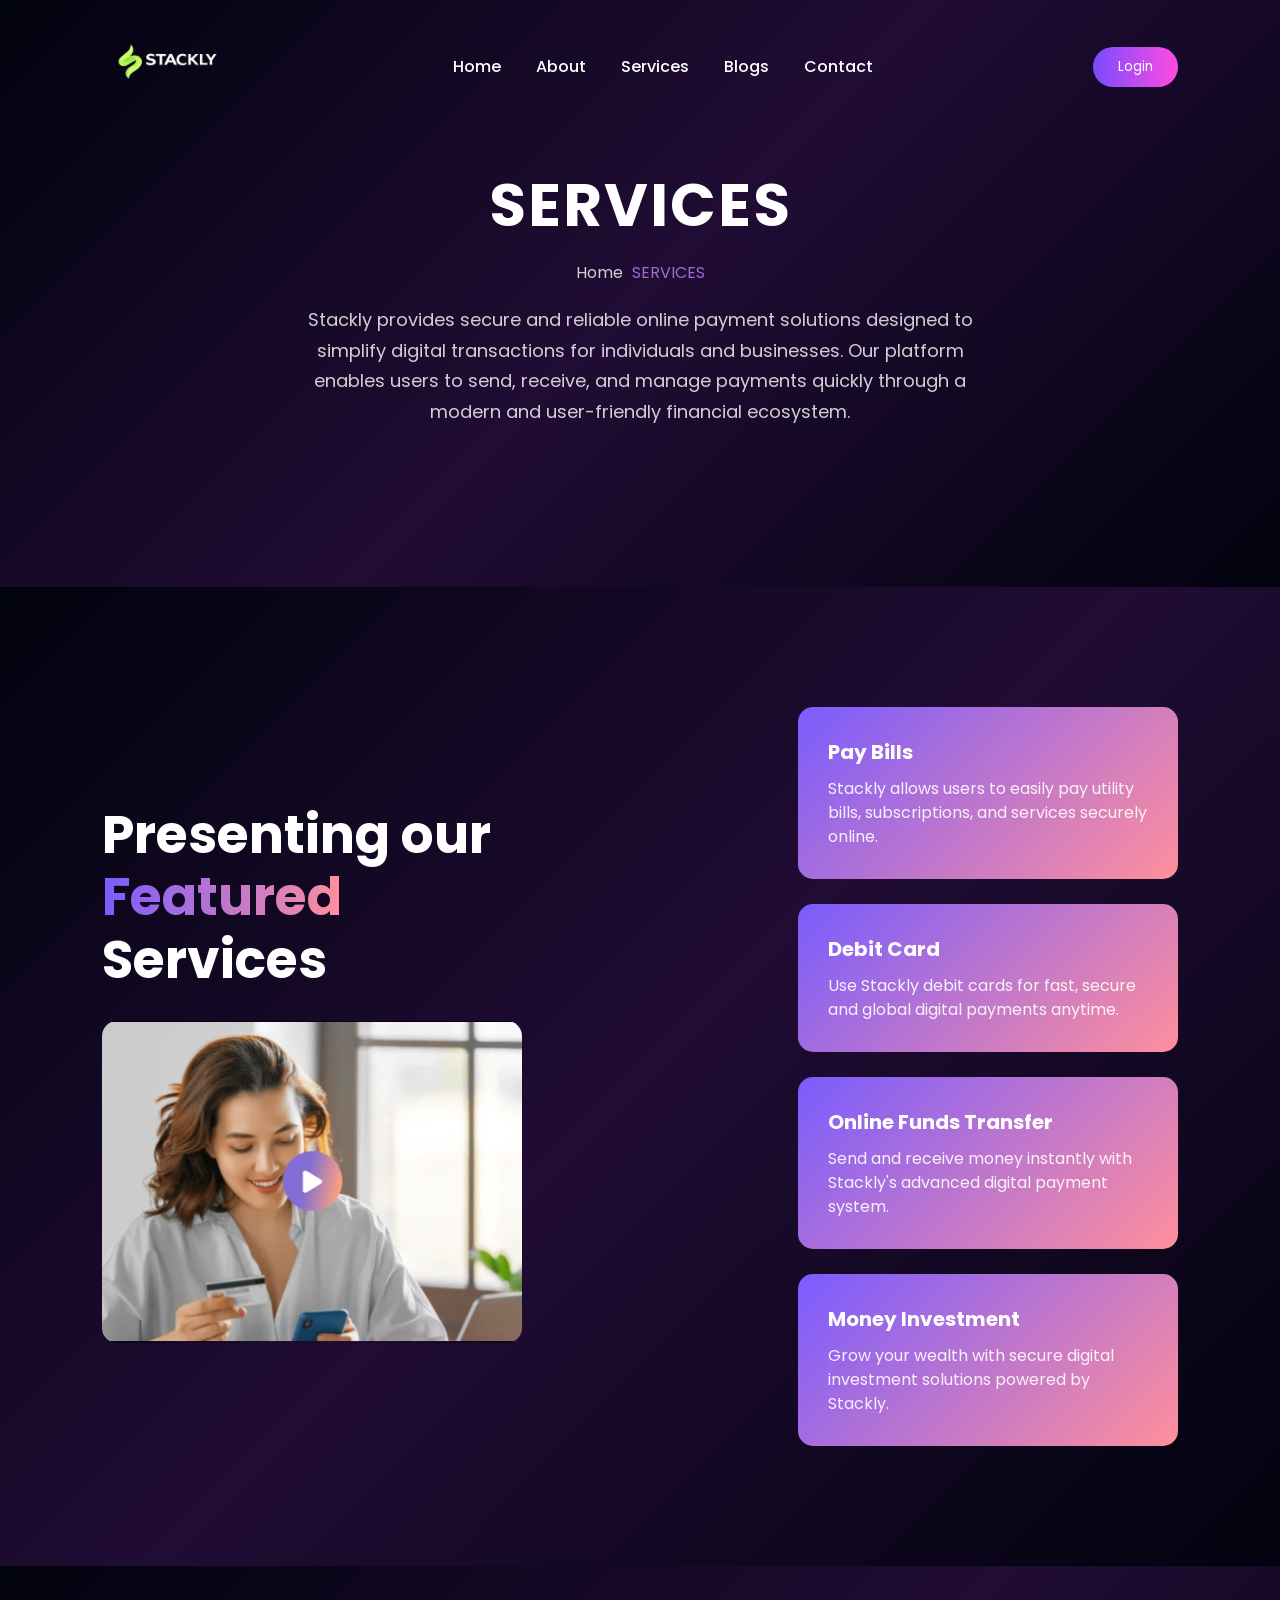
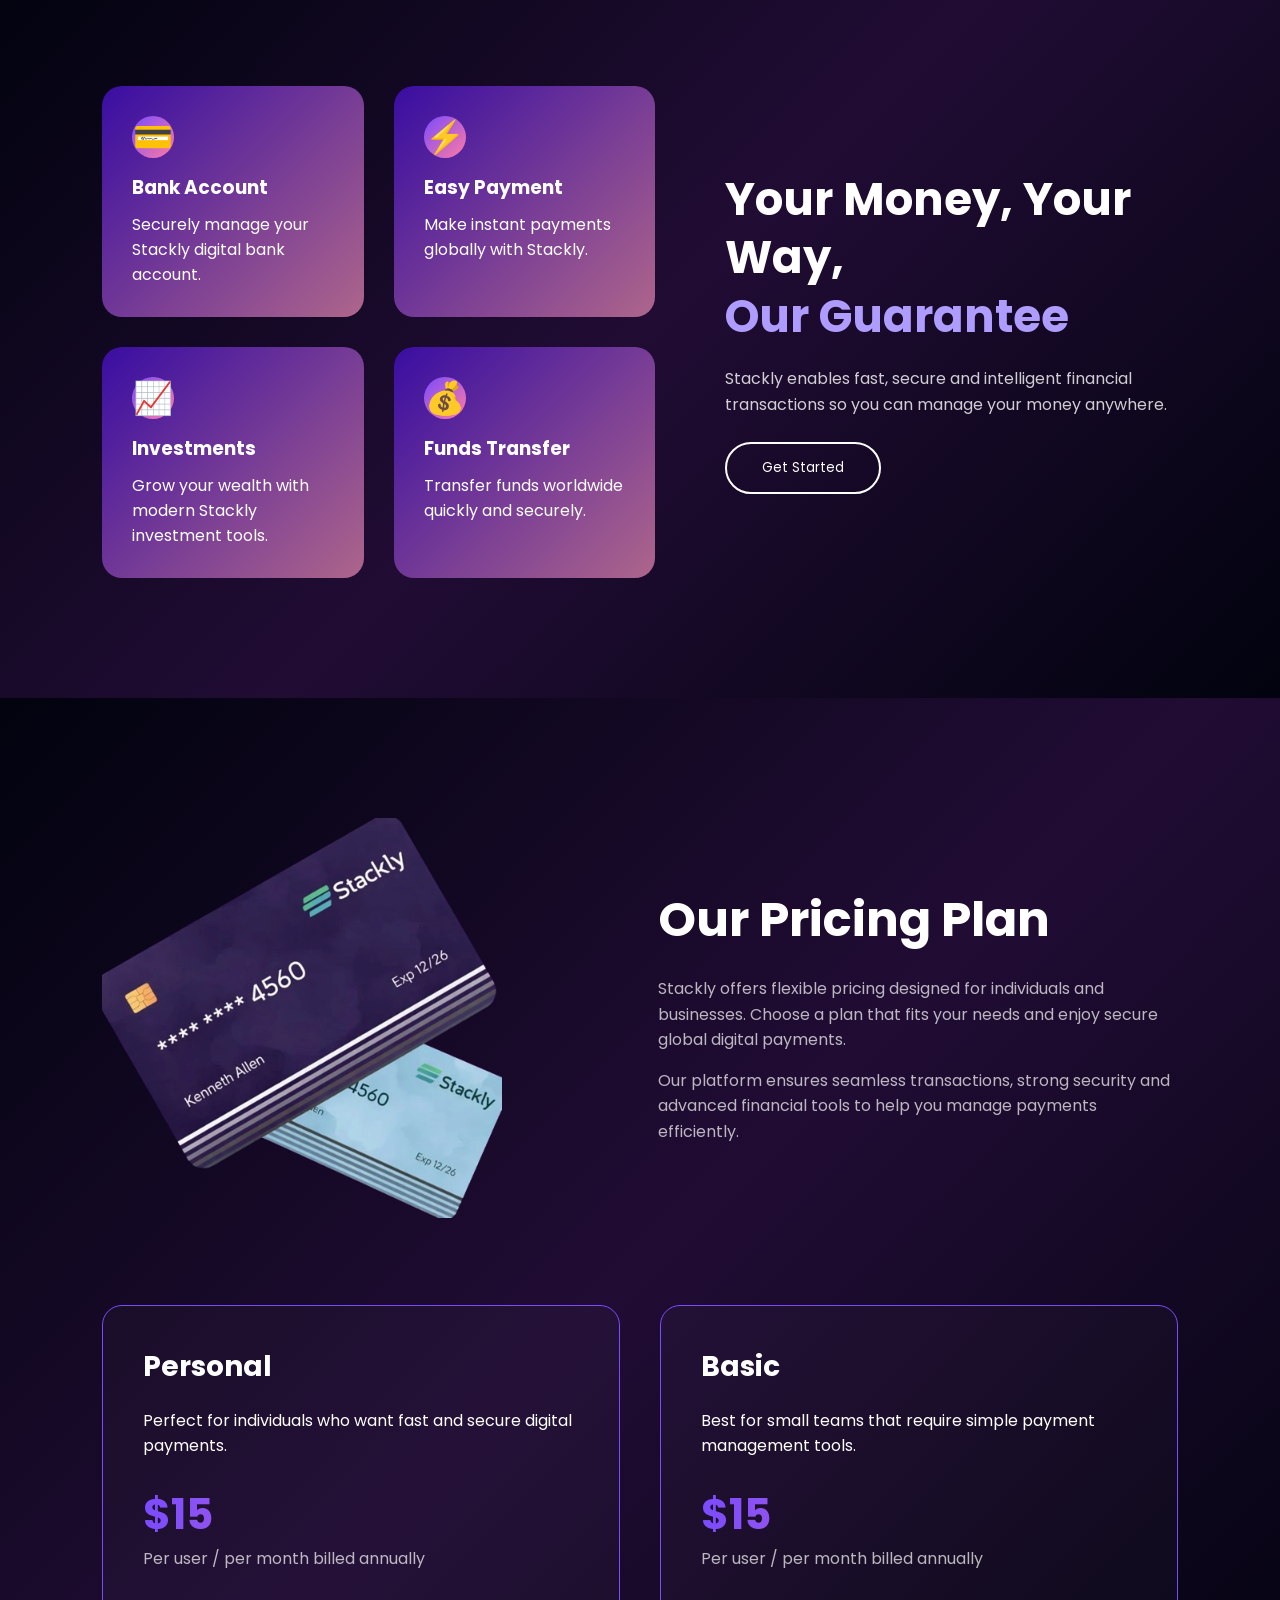
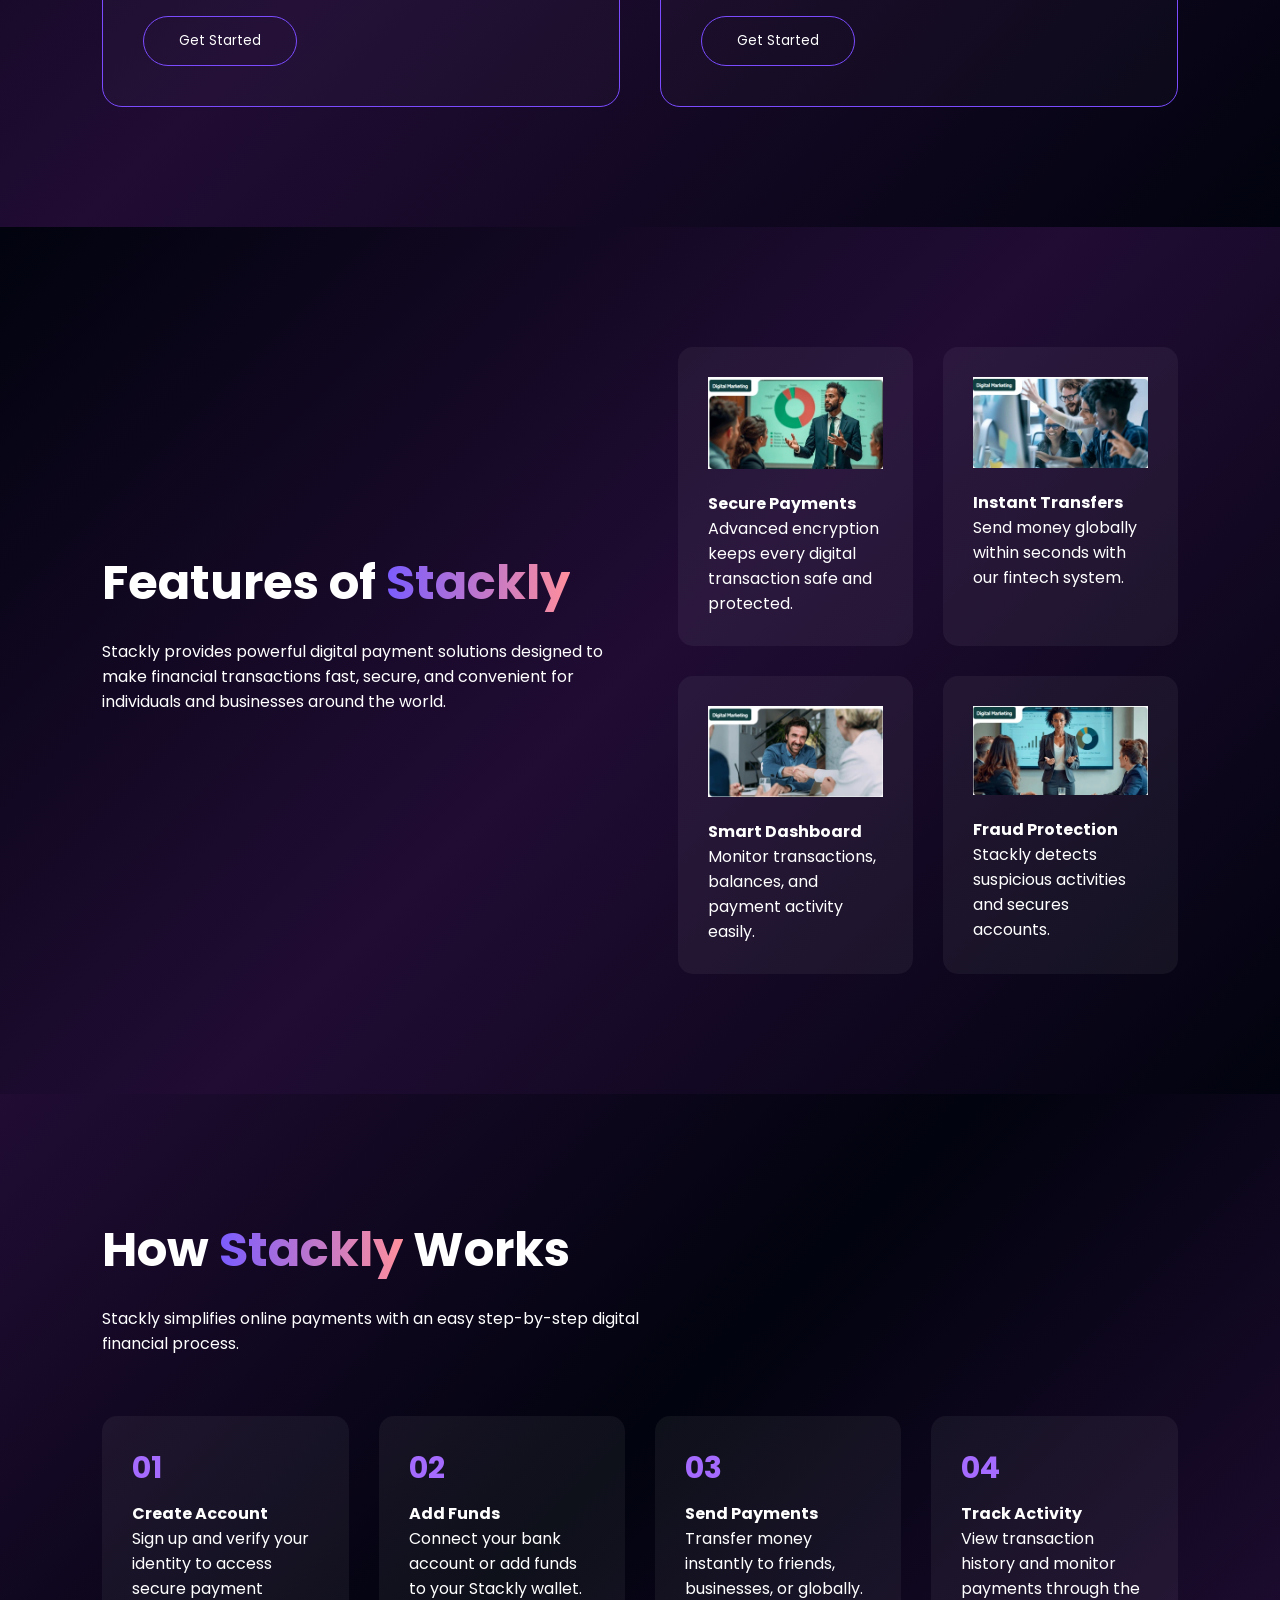
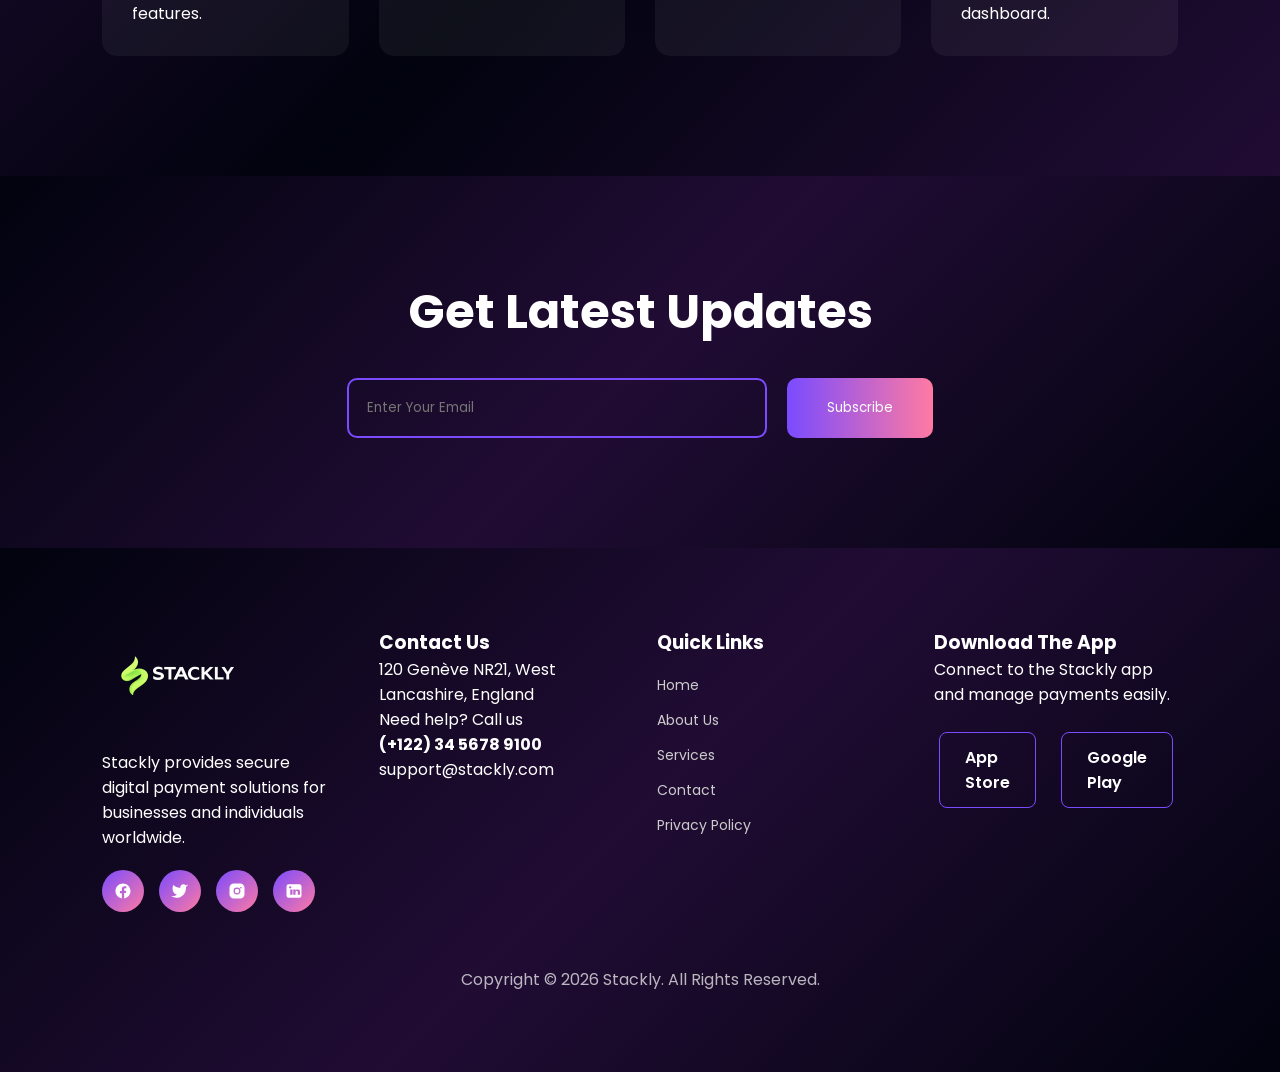
<file: services2.html>
<!DOCTYPE html>
<html lang="en">

<head>
<meta charset="UTF-8">
<meta name="viewport" content="width=device-width, initial-scale=1.0">

<title>Stackly</title>

<link rel="stylesheet" href="app.css">

<link href="https://fonts.googleapis.com/css2?family=Poppins:wght@300;400;600;700&display=swap" rel="stylesheet">

</head>

<body>

<!-- NAVBAR -->
<header class="navbar">

<div class="nav-container">
<!-- LOGO -->
<div class="logo">
  <a href="home2.html">
    <img src="images/loo.webp" alt="Stackly Logo">
  </a>
</div>

<!-- NAV LINKS -->
<nav class="nav-links">

<div class="dropdown">
<a href="home2.html">Home</a>

<div class="dropdown-menu">
<a href="index.html">Home 1</a>
</div>

</div>

<a href="aboutus2.html">About</a>
<a href="services2.html">Services</a>
<a href="blogs2.html">Blogs</a>
<a href="contact2.html">Contact</a>

</nav>


<!-- LOGIN BUTTON -->
<div class="nav-btn">
  <a href="404page.html">
    <button class="login-btn">Login</button>
  </a>
</div>


<!-- HAMBURGER -->
<div class="hamburger" id="hamburger">

<span></span>
<span></span>
<span></span>

</div>

</div>

</header>



<!-- MOBILE MENU -->

<div class="mobile-menu" id="mobileMenu">

<div class="mobile-header">

<img src="images/loo.webp">

<button class="close-btn" id="closeMenu">✕</button>

</div>

<a href="home2.html">Home</a>
<a href="index.html">Home 1</a>
<a href="aboutus2.html">About</a>
<a href="services2.html">Services</a>
<a href="blogs2.html">Blogs</a>
<a href="contact2.html">Contact</a>

<a href="404page.html">
    <button class="mobile-login">Login</button>
</a>

</div>




<section class="service-hero">

<div class="service-hero-content">

<h1>SERVICES</h1>

<p class="breadcrumb">
Home <span>SERVICES</span>
</p>

<p class="service-desc">

Stackly provides secure and reliable online payment solutions designed to simplify digital transactions for individuals and businesses. Our platform enables users to send, receive, and manage payments quickly through a modern and user-friendly financial ecosystem.

</p>

</div>

</section>







<section class="featured-services">

<div class="services-wrapper">

<!-- LEFT CONTENT -->

<div class="services-left">

<h2>
Presenting our <br>
<span>Featured</span> <br>
Services
</h2>

<div class="services-image">

<img src="images/girl6.webp" alt="services">



</div>

</div>


<!-- RIGHT CARDS -->

<div class="services-right">

<div class="service-card">

<h4>Pay Bills</h4>

<p>
Stackly allows users to easily pay utility bills,
subscriptions, and services securely online.
</p>

</div>


<div class="service-card">

<h4>Debit Card</h4>

<p>
Use Stackly debit cards for fast, secure and
global digital payments anytime.
</p>

</div>


<div class="service-card">

<h4>Online Funds Transfer</h4>

<p>
Send and receive money instantly with
Stackly's advanced digital payment system.
</p>

</div>


<div class="service-card">

<h4>Money Investment</h4>

<p>
Grow your wealth with secure digital
investment solutions powered by Stackly.
</p>

</div>

</div>

</div>

</section>








<section class="features">

<div class="features-container">

<!-- GRID -->

<div class="features-grid">

<div class="feature-card">
<div class="icon">💳</div>
<h3>Bank Account</h3>
<p>Securely manage your Stackly digital bank account.</p>
</div>

<div class="feature-card">
<div class="icon">⚡</div>
<h3>Easy Payment</h3>
<p>Make instant payments globally with Stackly.</p>
</div>

<div class="feature-card">
<div class="icon">📈</div>
<h3>Investments</h3>
<p>Grow your wealth with modern Stackly investment tools.</p>
</div>

<div class="feature-card">
<div class="icon">💰</div>
<h3>Funds Transfer</h3>
<p>Transfer funds worldwide quickly and securely.</p>
</div>

</div>


<!-- RIGHT CONTENT -->

<div class="features-content">

<h2>
Your Money, Your Way, <br>
<span>Our Guarantee</span>
</h2>

<p>
Stackly enables fast, secure and intelligent financial
transactions so you can manage your money anywhere.
</p>



<a href="404page.html">
    <button class="feature-btn">Get Started</button>
</a>

</div>

</div>

</section>














<section class="pricing">

<div class="pricing-top">

<!-- LEFT IMAGE (you will add your card image) -->
<div class="pricing-image">

<img src="images/cardo-removebg-preview.webp" alt="pricing card">

</div>


<!-- RIGHT CONTENT -->

<div class="pricing-content">

<h2>Our Pricing Plan</h2>

<p>
Stackly offers flexible pricing designed for individuals and businesses.
Choose a plan that fits your needs and enjoy secure global digital payments.
</p>

<p>
Our platform ensures seamless transactions, strong security and
advanced financial tools to help you manage payments efficiently.
</p>

</div>

</div>



<!-- PRICING CARDS -->

<div class="pricing-cards">

<div class="price-card">

<h3>Personal</h3>

<p>
Perfect for individuals who want fast and secure digital payments.
</p>

<div class="price">

<h2>$15</h2>

<span>Per user / per month billed annually</span>

</div>
<a href="404page.html">
<button class="price-btn">
Get Started
</button>
</a>

</div>



<div class="price-card">

<h3>Basic</h3>

<p>
Best for small teams that require simple payment management tools.
</p>

<div class="price">

<h2>$15</h2>

<span>Per user / per month billed annually</span>

</div>
<a href="404page.html">
<button class="price-btn">
Get Started
</button>
</a>

</div>

</div>

</section>



<!-- FEATURES SECTION -->

<section class="stackly-features">

<div class="features-container">

<div class="features-text">

<h2>Features of <span>Stackly</span></h2>

<p>
Stackly provides powerful digital payment solutions designed
to make financial transactions fast, secure, and convenient
for individuals and businesses around the world.
</p>

</div>


<div class="features-grid">

<div class="feature-box">

<img src="images/b1 (11).webp">

<h4>Secure Payments</h4>

<p>
Advanced encryption keeps every digital transaction safe
and protected.
</p>

</div>


<div class="feature-box">

<img src="images/b1 (12).webp">

<h4>Instant Transfers</h4>

<p>
Send money globally within seconds with our fintech system.
</p>

</div>


<div class="feature-box">

<img src="images/b1 (13).webp">

<h4>Smart Dashboard</h4>

<p>
Monitor transactions, balances, and payment activity easily.
</p>

</div>


<div class="feature-box">

<img src="images/b1 (14).webp">

<h4>Fraud Protection</h4>

<p>
Stackly detects suspicious activities and secures accounts.
</p>

</div>

</div>

</div>

</section>



<!-- HOW STACKLY WORKS -->

<section class="stackly-works">

<div class="works-container">

<div class="works-text">

<h2>How <span>Stackly</span> Works</h2>

<p>
Stackly simplifies online payments with an easy
step-by-step digital financial process.
</p>

</div>


<div class="works-steps">

<div class="step-box">

<h3>01</h3>

<h4>Create Account</h4>

<p>
Sign up and verify your identity to access secure
payment features.
</p>

</div>


<div class="step-box">

<h3>02</h3>

<h4>Add Funds</h4>

<p>
Connect your bank account or add funds to your
Stackly wallet.
</p>

</div>


<div class="step-box">

<h3>03</h3>

<h4>Send Payments</h4>

<p>
Transfer money instantly to friends, businesses,
or globally.
</p>

</div>


<div class="step-box">

<h3>04</h3>

<h4>Track Activity</h4>

<p>
View transaction history and monitor payments
through the dashboard.
</p>

</div>

</div>

</div>

</section>








<section class="subscribe">

<h2>Get Latest Updates</h2>

<div class="subscribe-box">

<input type="text" id="emailInput" placeholder="Enter Your Email">

<button id="subscribeBtn">Subscribe</button>

</div>

<p id="emailError"></p>

</section>

<footer class="footer">

<div class="footer-container">

<!-- LOGO -->

<div class="footer-col">

<a href="home2.html">
<img src="images/loo.webp" class="footer-logo" alt="Stackly Logo">
</a>

<p>
Stackly provides secure digital payment solutions
for businesses and individuals worldwide.
</p>

<div class="social-icons">

<a href="404page.html" class="icon">
<svg xmlns="http://www.w3.org/2000/svg" viewBox="0 0 24 24" fill="white">
<path d="M22 12.07C22 6.48 17.52 2 11.93 2 6.48 2 2 6.48 2 12.07c0 5.02 3.66 9.18 8.44 9.93v-7.02H7.9v-2.9h2.54V9.41c0-2.5 1.5-3.87 3.78-3.87 1.1 0 2.24.2 2.24.2v2.46h-1.26c-1.24 0-1.63.77-1.63 1.56v1.88h2.77l-.44 2.9h-2.33V22c4.78-.75 8.43-4.91 8.43-9.93z"/>
</svg>
</a>

<a href="404page.html" class="icon">
<svg xmlns="http://www.w3.org/2000/svg" viewBox="0 0 24 24" fill="white">
<path d="M23 3a10.9 10.9 0 01-3.14 1.53A4.48 4.48 0 0016.43 3c-2.63 0-4.6 2.46-3.99 5A12.94 12.94 0 013 4s-4 9 5 13a13.29 13.29 0 01-8 2c9 5 20 0 20-11.5a4.5 4.5 0 00-.08-.83A7.72 7.72 0 0023 3z"/>
</svg>
</a>

<a href="404page.html" class="icon">
<svg xmlns="http://www.w3.org/2000/svg" viewBox="0 0 24 24" fill="white">
<path d="M7.75 2C4.57 2 2 4.57 2 7.75v8.5C2 19.43 4.57 22 7.75 22h8.5C19.43 22 22 19.43 22 16.25v-8.5C22 4.57 19.43 2 16.25 2h-8.5zm4.25 5.4a4.6 4.6 0 110 9.2 4.6 4.6 0 010-9.2zm5.2-.8a1.1 1.1 0 110 2.2 1.1 1.1 0 010-2.2zM12 9a3 3 0 100 6 3 3 0 000-6z"/>
</svg>
</a>

<a href="404page.html" class="icon">
<svg xmlns="http://www.w3.org/2000/svg" viewBox="0 0 24 24" fill="white">
<path d="M19 3A2.99 2.99 0 0122 6v12a2.99 2.99 0 01-3 3H5a2.99 2.99 0 01-3-3V6a2.99 2.99 0 013-3h14zm-9 7H7v7h3v-7zm-1.5-3A1.5 1.5 0 107 8.5 1.5 1.5 0 008.5 7zM17 10c-2 0-3 1-3 1v-1h-3v7h3v-3.5c0-1 .5-1.5 1.5-1.5s1.5.5 1.5 1.5V17h3v-4c0-2-1-3-3-3z"/>
</svg>
</a>

</div>
</div>


<!-- CONTACT -->

<div class="footer-col">

<h3>Contact Us</h3>

<p>120 Genève NR21, West Lancashire, England</p>

<p>Need help? Call us</p>

<h4>(+122) 34 5678 9100</h4>

<p>support@stackly.com</p>

</div>


<!-- QUICK LINKS -->

<div class="footer-col">

<h3>Quick Links</h3>

<ul class="quick-links">

<li><a href="home2.html">Home</a></li>

<li><a href="aboutus2.html">About Us</a></li>

<li><a href="services2.html">Services</a></li>

<li><a href="contact.html">Contact</a></li>

<li><a href="404page.html">Privacy Policy</a></li>

</ul>

</div>


<!-- DOWNLOAD -->

<div class="footer-col">

<h3>Download The App</h3>

<p>Connect to the Stackly app and manage payments easily.</p>

<div class="store-buttons">

<a href="404page.html" class="store-btn">App Store</a>

<a href="404page.html" class="store-btn">Google Play</a>

</div>

</div>

</div>


<div class="copyright">

Copyright © 2026 Stackly. All Rights Reserved.

</div>

</footer>

<div class="scroll-top-btn" id="scrollTopBtn">

<div class="wave"></div>

<span class="arrow">↑</span>

</div>
<script>

    


const scrollButton = document.getElementById("scrollTopBtn");

window.addEventListener("scroll", ()=>{

if(window.scrollY > 300){

scrollButton.style.display="flex";

}else{

scrollButton.style.display="none";

}

});

scrollButton.addEventListener("click", ()=>{

window.scrollTo({

top:0,

behavior:"smooth"

});

});
</script>

<script src="script.js"></script>

</body>
</html>
</file>
<file: style.css>
*{
margin:0;
padding:0;
box-sizing:border-box;
font-family:Poppins;
}

body{
background:#104042;
color:white;
}

.container{
width:90%;
max-width:1200px;
margin:auto;
}

/* TOP BAR */.topbar{
background:#afff1a;
padding:8px 0;
}

.topbar-container{
max-width:1200px;
margin:auto;
display:flex;
justify-content:space-between;
align-items:center;
}

.social-icons a{
color:#000;
margin-right:15px;
font-size:16px;
text-decoration:none;
}

.top-text{
color:#000;
font-size:14px;
}
/* HEADER */

.header{
padding:18px 0;
}


.nav-container{
display:flex;
align-items:center;
justify-content:space-between;
}

.nav ul{
display:flex;
gap:35px;
list-style:none;
}

.nav a{
color:white;
text-decoration:none;
font-weight:500;
}

/* LOGIN */

.login-btn a{
background:#afff1a;
color:black;
padding:10px 20px;
border-radius:6px;
text-decoration:none;
}



/* DROPDOWN */

.dropdown{
position:relative;
}

/* hidden initially */

.dropdown-menu{
position:absolute;
top:100%;
left:0;
background:#0f2e2d;
padding:10px 0;
border-radius:8px;
min-width:160px;

opacity:0;
visibility:hidden;
transform:translateY(10px);

transition:0.3s;
}

/* show when hover parent */

.dropdown:hover .dropdown-menu{
opacity:1;
visibility:visible;
transform:translateY(0);
}

/* dropdown links */

.dropdown-menu li{
list-style:none;
}

.dropdown-menu li a{
display:block;
padding:10px 20px;
color:white;
text-decoration:none;
transition:0.2s;
}

.dropdown-menu li a:hover{
background:#1f4746;
}
/* HERO */

.hero{
padding:100px 0;
}

.hero-grid{
display:grid;
grid-template-columns:1fr 1fr;
align-items:center;
gap:40px;
}

.hero h1{
font-size:48px;
margin:20px 0;
}

.tag{
color:#afff1a;
}

.hero-buttons{
display:flex;
gap:20px;
margin-top:20px;
}

.btn-primary{
background:#afff1a;
color:black;
padding:12px 24px;
border-radius:8px;
text-decoration:none;
}

/* FLOATING IMAGES */

.hero-image{
position:relative;
}

.mobile-img{
width:350px;
}

.float1{
position:absolute;
top:40px;
right:-20px;
width:120px;
animation:float 3s infinite ease-in-out;
}

.float2{
position:absolute;
bottom:30px;
left:-20px;
width:120px;
animation:float 4s infinite ease-in-out;
}

@keyframes float{
0%{transform:translateY(0)}
50%{transform:translateY(-15px)}
100%{transform:translateY(0)}
}



.hamburger{
display:none;
flex-direction:column;
gap:6px;
cursor:pointer;
}

.hamburger span{
width:26px;
height:3px;
background:#fff;
border-radius:3px;
}
/* MOBILE MENU */

.mobile-menu{
position:fixed;
top:0;
left:-100%;
width:260px;
height:100vh;
background:#0e3335;
padding:30px;
transition:0.3s;
z-index:9999;
overflow-y:auto;
}

.mobile-menu.active{
left:0;
}

.mobile-menu ul{
list-style:none;
}

.mobile-menu li{
margin:15px 0;
}

.mobile-menu a{
color:#fff;
text-decoration:none;
font-size:16px;
}

.close-menu{
background:none;
border:none;
color:white;
font-size:25px;
margin-bottom:20px;
}

/* MOBILE DROPDOWN */

.mobile-home{
display:flex;
justify-content:space-between;
cursor:pointer;
}

.mobile-submenu{
display:none;
margin-left:15px;
margin-top:10px;
}

/* SCROLL ANIMATION */

.animate{
opacity:0;
transform:translateY(40px);
transition:1s;
}

.animate.show{
opacity:1;
transform:translateY(0);
}

/* MOBILE */

@media(max-width:900px){

.nav{
display:none;
}

.login-btn{
display:none;
}

.hamburger{
display:flex;
}

.hero-grid{
grid-template-columns:1fr;
text-align:left;
}

}


@media(max-width:900px){

.nav{
display:none;
}

.login-btn{
display:none;
}

.hamburger{
display:flex;
}

.hero-grid{
grid-template-columns:1fr;
text-align:left;
}

}



.dropdown .dropdown-menu{
position:absolute;
top:35px;
left:0;
background:#0e3335;
border-radius:6px;
padding:10px;
list-style:none;
min-width:140px;

opacity:0;
visibility:hidden;
transform:translateY(10px);
transition:0.25s ease;
}

.dropdown:hover .dropdown-menu{
opacity:1;
visibility:visible;
transform:translateY(0);
}

.header.scrolled{
box-shadow:0 5px 20px rgba(0,0,0,0.3);
}







.moving-btn{
position:relative;
display:inline-block;
padding:12px 30px;
background:#afff1a;
color:#000;
font-weight:500;
text-decoration:none;
border-radius:6px;
overflow:hidden;
transition:0.3s;
}

/* moving shine */

.moving-btn::before{
content:"";
position:absolute;
top:0;
left:-100%;
width:100%;
height:100%;
background:linear-gradient(
120deg,
transparent,
rgba(255,255,255,0.5),
transparent
);
transition:0.5s;
}

/* hover effect */

.moving-btn:hover::before{
left:100%;
}

.moving-btn:hover{
transform:translateY(-2px);
box-shadow:0 8px 20px rgba(0,0,0,0.3);
}








/* FEATURES SECTION */

.stackly-features{
padding:100px 0;
background:#f7f7f7;
color:#222;
}

.features-grid{
display:grid;
grid-template-columns:1fr 1fr;
gap:60px;
align-items:center;
}

/* LEFT */

.feature-tag{
color:#3b5cff;
font-weight:600;
margin-bottom:10px;
}

.features-left h2{
font-size:32px;
margin-bottom:30px;
}

.feature-item{
display:flex;
gap:20px;
margin-bottom:30px;
}

.feature-icon{
width:50px;
height:50px;
background:#e9ecef;
display:flex;
align-items:center;
justify-content:center;
border-radius:8px;
font-size:20px;
color:#104042;
}

/* RIGHT IMAGE */

.features-right{
position:relative;
}

.image-box{
position:relative;
background:#104042;
padding:40px;
border-radius:20px;
}

.feature-image{
width:100%;
border-radius:10px;
animation:rotateFloat 6s infinite ease-in-out;
}

/* floating stats */

.card-stat{
position:absolute;
background:#afff1a;
padding:12px 18px;
border-radius:10px;
font-weight:600;
text-align:center;
}

.stat1{
top:-20px;
left:20px;
}

.stat2{
bottom:-20px;
right:20px;
}

/* IMAGE FLOAT ANIMATION */

@keyframes rotateFloat{

0%{
transform:translateY(0) rotate(0deg);
}

50%{
transform:translateY(-10px) rotate(1deg);
}

100%{
transform:translateY(0) rotate(0deg);
}

}

/* SCROLL ANIMATION */

.animate{
opacity:0;
transform:translateY(40px);
transition:1s;
}

.animate.show{
opacity:1;
transform:translateY(0);
}

/* MOBILE */

@media(max-width:900px){

.features-grid{
grid-template-columns:1fr;
}

.features-left h2{
font-size:26px;
}

.image-box{
margin-top:30px;
}

}




.stackly-services{
padding:120px 0;
background:#f5f7f9;
}

.stackly-header{
display:flex;
justify-content:space-between;
align-items:center;
margin-bottom:60px;
}

.stackly-tag{
color:#3c46ff;
font-weight:600;
}

.stackly-header h2{
font-size:40px;
max-width:520px;
color:black;
}

.stackly-btn{
background:#9cff00;
border:none;
padding:12px 28px;
border-radius:10px;
font-weight:600;
cursor:pointer;
}

/* GRID */

.stackly-grid{
display:grid;
grid-template-columns:repeat(4,1fr);
gap:25px;
}

/* CARD */

.stackly-card{
background:white;
padding:35px;
border-radius:20px;
border:1px solid #e2e2e2;
position:relative;
transition:.4s;
opacity:0;
transform:translateY(40px);
color:black;
}

.stackly-card img{
width:50px;
margin-bottom:20px;
}

.stackly-card h3{
font-size:20px;
margin-bottom:10px;
color:black;
}

.stackly-card p{
font-size:14px;
line-height:1.6;
color:black;
}

/* ARROW */

.stackly-arrow{
position:absolute;
top:-15px;
right:-15px;
width:45px;
height:45px;
background:#f0f0f0;
border-radius:50%;
display:flex;
align-items:center;
justify-content:center;
font-size:18px;
}

/* HOVER */

.stackly-card:hover{
background:#104042;
color:white;
border:none;
}

.stackly-card:hover h3,
.stackly-card:hover p{
color:white;
}

.stackly-card:hover .stackly-arrow{
background:#9cff00;
color:black;
}

/* SCROLL SHOW */

.stackly-card.stackly-show{
opacity:1;
transform:translateY(0);
}


/* TABLET */

@media (max-width:992px){

.stackly-services{
padding:80px 20px;
}

.stackly-header{
flex-direction:column;
align-items:flex-start;
gap:20px;
}

.stackly-header h2{
font-size:32px;
max-width:100%;
}

.stackly-grid{
grid-template-columns:repeat(2,1fr);
gap:20px;
}

.stackly-card{
padding:28px;
}

.stackly-card img{
width:45px;
}

}


/* MOBILE */

@media (max-width:600px){

.stackly-grid{
grid-template-columns:1fr;
}

.stackly-card{
padding:25px;
}

.stackly-card h3{
font-size:18px;
}

.stackly-card p{
font-size:13px;
}

.stackly-arrow{
width:40px;
height:40px;
top:-12px;
right:-12px;
font-size:16px;
}

.stackly-btn{
padding:10px 22px;
font-size:14px;
}

}



.stack-features{
padding:120px 20px;
background:#104042;
}

.stack-features-wrapper{

max-width:1200px;
margin:auto;

display:grid;
grid-template-columns:repeat(3,1fr);
gap:40px;

align-items:center;
justify-items:center;
}

.stack-center-img{
width:260px;
grid-column:2;
grid-row:2;
}

.stack-card{

width:200px;
padding:25px;
border-radius:14px;
text-align:center;
transition:0.4s;
}

.yellow-card{
background:#ffd200;
color:#000;
}

.green-card{
background:#0f3c3c;
color:white;
}

.stack-icon{
margin-bottom:12px;
}

.stack-card h3{
font-size:18px;
margin-bottom:8px;
}

.stack-card p{
font-size:14px;
line-height:1.5;
}

/* hover */

.stack-card:hover{
transform:translateY(-8px);
}

/* scroll animation */

.scroll-reveal{
opacity:0;
transform:translateY(50px);
transition:0.7s ease;
}

.scroll-reveal.active{
opacity:1;
transform:translateY(0);
}

/* tablet */

@media(max-width:1024px){

.stack-features-wrapper{
grid-template-columns:repeat(2,1fr);
}

.stack-center-img{
grid-column:1/-1;
grid-row:auto;
margin-bottom:20px;
}

}

/* mobile */

@media(max-width:768px){

.stack-features-wrapper{
grid-template-columns:1fr;
gap:25px;
}

.stack-card{
width:90%;
}

.stack-center-img{
width:200px;
}

}






.payment-section{
min-height:100vh;
display:flex;
align-items:center;
justify-content:center;
background:linear-gradient(
to bottom,
#104042 50%,
white 50%
);
padding:40px;
}

.payment-card{
background:#f5f5f5;
width:900px;
max-width:95%;
padding:40px;
border-radius:8px;
box-shadow:0 10px 30px rgba(0,0,0,0.15);
}

/* form layout */

.form-row{
display:flex;
gap:20px;
margin-bottom:20px;
}

.form-group{
flex:1;
display:flex;
flex-direction:column;
}

label{
font-size:14px;
margin-bottom:6px;
}

input,select,textarea{
padding:12px;
border:1px solid #ccc;
border-radius:4px;
font-size:14px;
transition:0.3s;
}

textarea{
min-height:100px;
resize:none;
}

.submit-btn{
margin-top:15px;
padding:14px;
border:none;
background:#104042;
color:white;
border-radius:4px;
cursor:pointer;
width:100%;
}

/* errors */

.error-text{
color:red;
font-size:13px;
margin-top:4px;
}

.input-error{
border:1px solid red;
}

/* animation */

.animate-form{
opacity:0;
transform:translateY(40px);
transition:all 0.8s ease;
}

.animate-form.show{
opacity:1;
transform:translateY(0);
}

/* mobile */

@media(max-width:768px){

.form-row{
flex-direction:column;
}

.payment-card{
padding:25px;
}

}


/* Request Money Title */

.payment-card h2{
color:#000000;
border-bottom:2px solid #afff1a;
display:inline-block;
padding-bottom:6px;
margin-bottom:10px;
}

/* Subtitle */

.subtitle{
color:#000000;
border:1px solid #afff1a;
padding:8px 12px;
border-radius:4px;
display:inline-block;
margin-bottom:25px;
}






.stackly-process{
background:#f5f9fc;
padding:120px 20px;
}

.stackly-container{
max-width:1100px;
margin:auto;
text-align:center;
}

.stackly-title{
font-size:36px;
color:#000000;
margin-bottom:10px;
}

.stackly-sub{
margin-bottom:80px;
color:#555;
}

/* timeline line */

.stackly-timeline{
position:relative;
}

.stackly-timeline:before{
content:"";
position:absolute;
left:50%;
top:0;
width:2px;
height:100%;
background:#dce3ea;
transform:translateX(-50%);
}

/* step */

.stackly-step{
position:relative;
display:flex;
align-items:center;
margin-bottom:90px;
opacity:0;
transform:translateY(40px);
transition:0.7s;
}

.stackly-step.show{
opacity:1;
transform:translateY(0);
}

.stackly-step.left{
justify-content:flex-end;
text-align:right;
}

.stackly-step.right{
justify-content:flex-start;
text-align:left;
}

/* content */

.stackly-content{
width:40%;
}

.stackly-content span{
font-size:12px;
color:#3c46ff;
font-weight:600;
}

.stackly-content h3{
margin:8px 0;
color:#000000;
}

.stackly-content p{
color:#555;
font-size:14px;
}

/* icon */

.stackly-icon{
position:absolute;
left:50%;
transform:translateX(-50%);
width:70px;
height:70px;
background:white;
border-radius:50%;
display:flex;
align-items:center;
justify-content:center;
box-shadow:0 10px 20px rgba(0,0,0,0.1);
z-index:2;
}

.stackly-icon img{
width:30px;
}




@media (max-width:900px){

.stackly-timeline{
display:flex;
flex-direction:column;
gap:30px;
}

.stackly-step{
display:flex;
align-items:flex-start;
gap:15px;
width:100%;
}

.stackly-step.left,
.stackly-step.right{
flex-direction:row;
}

.stackly-icon{
min-width:50px;
height:50px;
display:flex;
align-items:center;
justify-content:center;
}

.stackly-icon img{
width:40px;
}

.stackly-content{
width:100%;
}

.stackly-content h3{
font-size:18px;
margin-bottom:5px;
}

.stackly-content p{
font-size:14px;
line-height:1.5;
}

}


@media (max-width:900px){

.stackly-step{
margin-bottom:45px;
}

.stackly-icon{
position:relative;
top:-15px;
}

.stackly-content{
margin-top:-5px;
}


@media (max-width:900px){

.stackly-timeline{
position:relative;
padding-left:0;
}

/* center vertical line */

.stackly-timeline::before{
left:50%;
transform:translateX(-50%);
}

/* make steps full width */

.stackly-step{
width:100%;
margin-bottom:40px;
}

/* center icons */

.stackly-icon{
position:absolute;
left:50%;
transform:translateX(-50%);
}

/* center text */

.stackly-content{
text-align:center;
padding-top:35px;
}

.stackly-step.left,
.stackly-step.right{
left:0;
}

}
}
.stackly-app{
padding:120px 20px;
background:#ffffff;
}

.stackly-app-container{
max-width:1200px;
margin:auto;
display:flex;
align-items:center;
justify-content:space-between;
gap:60px;
}

/* image */

.stackly-app-image img{
width:420px;
max-width:100%;
}

/* content */

.stackly-app-content{
max-width:520px;
}

.stackly-badge{
color:#3c46ff;
font-size:14px;
font-weight:600;
display:inline-block;
margin-bottom:15px;
}

.stackly-app-content h2{
font-size:40px;
color:#000000;
margin-bottom:15px;
}

.stackly-desc{
color:#555;
margin-bottom:25px;
}

/* features */

.stackly-features{
list-style:none;
padding:0;
margin-bottom:30px;
}

.stackly-features li{
margin-bottom:10px;
font-size:15px;
color:#000;
}

/* store buttons */

.stackly-store-buttons img{
height:45px;
margin-right:10px;
cursor:pointer;
}

/* animation */

.reveal-left,
.reveal-right{
opacity:0;
transform:translateY(40px);
transition:0.8s;
}

.reveal-left.show,
.reveal-right.show{
opacity:1;
transform:translateY(0);
}

/* mobile */

@media(max-width:900px){

.stackly-app-container{
flex-direction:column;
text-align:center;
}

.stackly-app-content{
max-width:100%;
}

}









.stackly-testimonials{
background:#f5f9fc;
padding:100px 20px;
}

.stackly-container{
max-width:1200px;
margin:auto;
}

/* header */

.stackly-testimonial-top{
display:flex;
justify-content:space-between;
align-items:center;
margin-bottom:50px;
}

.stackly-small{
color:#3c46ff;
font-weight:600;
}

.stackly-testimonial-top h2{
font-size:38px;
color:#000;
margin-top:10px;
}

.stackly-right{
text-align:right;
}

.stackly-right p{
color:#666;
margin-bottom:15px;
}

.stackly-nav button{
width:40px;
height:40px;
border-radius:50%;
border:1px solid #ccc;
background:white;
cursor:pointer;
margin-left:5px;
}

/* cards */

.stackly-slider{
display:flex;
gap:25px;
overflow:hidden;
}

.stackly-card{
background:white;
padding:25px;
border-radius:12px;
flex:0 0 32%;
box-shadow:0 5px 15px rgba(0,0,0,0.05);
}

/* user */

.stackly-user{
display:flex;
align-items:center;
gap:12px;
margin-bottom:15px;
}

.stackly-user img{
width:45px;
height:45px;
border-radius:50%;
}

.stackly-user h4{
margin:0;
color:#000;
}

.stackly-user span{
font-size:13px;
color:#777;
}

/* review */

.stackly-review{
color:#444;
margin-bottom:20px;
font-size:14px;
}

/* rating */

.stackly-rating{
font-weight:600;
color:gold;
}

/* mobile */

@media(max-width:900px){

.stackly-slider{
flex-direction:column;
}

.stackly-card{
flex:1;
}

.stackly-testimonial-top{
flex-direction:column;
align-items:flex-start;
gap:20px;
}

.stackly-right{
text-align:left;
}

}


.faq-section{
background:white;
padding:100px 20px;
text-align:center;
}

.faq-title{
color:#000;
margin-bottom:10px;
font-size:32px;
}

.faq-sub{
color:#555;
margin-bottom:40px;
}

/* CATEGORY TABS */

.faq-tabs{
display:flex;
justify-content:center;
gap:20px;
flex-wrap:wrap;
margin-bottom:40px;
}

.faq-tab{
background:#f5f9fc;
border:none;
padding:20px;
border-radius:10px;
cursor:pointer;
display:flex;
flex-direction:column;
align-items:center;
gap:8px;
width:150px;
transition:0.3s;
}

.faq-tab img{
width:32px;
}

.faq-tab span{
font-size:14px;
color:#000;
}

.faq-tab.active{
background:#0f3c3c;
color:white;
}

.faq-tab.active span{
color:white;
}

/* FAQ QUESTIONS */

#faq-container{
max-width:800px;
margin:auto;
}

.faq-item{
background:#f5f9fc;
margin-bottom:15px;
border-radius:6px;
overflow:hidden;
}

.faq-question{
padding:18px;
font-weight:600;
cursor:pointer;
display:flex;
justify-content:space-between;
align-items:center;
color:#000;
}

.faq-answer{
display:none;
padding:18px;
border-top:1px solid #e6e6e6;
color:#333;
}

.faq-item.active .faq-answer{
display:block;
}

.faq-icon{
font-size:22px;
font-weight:bold;
}

/* MOBILE */

@media(max-width:768px){

.faq-tabs{
flex-direction:column;
align-items:center;
}

.faq-tab{
width:80%;
}

}






.stackly-payment{
background:#f5f9fc;
padding:120px 20px;
text-align:center;
}

.payment-title{
font-size:32px;
color:#000;
margin-bottom:60px;
}

.payment-wrapper{
display:flex;
align-items:center;
justify-content:center;
gap:30px;
}

.payment-slider{
display:flex;
gap:25px;
overflow:hidden;
scroll-behavior:smooth;
max-width:900px;
}

/* payment cards */

.pay-card{
width:130px;
transform:rotate(-10deg);
transition:0.3s;
}

.pay-card:nth-child(even){
transform:rotate(10deg);
}

.pay-card:hover{
transform:rotate(0deg) scale(1.1);
}

/* buttons */

.pay-btn{
width:45px;
height:45px;
border-radius:50%;
border:1px solid #0f3c3c;
background:white;
cursor:pointer;
font-size:18px;
}

/* mobile */

@media(max-width:768px){

.payment-slider{
max-width:100%;
}

.pay-card{
width:90px;
}

}












.stackly-blog{
padding:120px 20px;
background:#f5f9fc;
}

.blog-container{
max-width:1200px;
margin:auto;
}

.blog-header{
display:flex;
justify-content:space-between;
align-items:center;
margin-bottom:50px;
}

.blog-small{
color:#3c46ff;
font-weight:600;
}

.blog-header h2{
font-size:40px;
color:#000;
}

.blog-right{
text-align:right;
}

.blog-btn{
background:#9cff00;
border:none;
padding:12px 25px;
border-radius:6px;
cursor:pointer;
}

/* grid */

.blog-grid{
display:grid;
grid-template-columns:1.2fr 1fr;
gap:30px;
}

/* big card */

.blog-big{
background:white;
padding:20px;
border-radius:10px;
}

.blog-big img{
width:100%;
border-radius:8px;
margin-bottom:15px;
}

/* right column */

.blog-right-column{
display:flex;
flex-direction:column;
gap:25px;
}

.blog-card{
background:white;
padding:15px;
border-radius:10px;
display:flex;
gap:15px;
}

.blog-card img{
width:140px;
border-radius:8px;
}

/* meta */

.blog-meta{
font-size:13px;
color:#666;
display:flex;
gap:15px;
margin-bottom:8px;
}

/* buttons */

.view-btn{
background:#9cff00;
border:none;
padding:8px 16px;
border-radius:6px;
margin-top:10px;
cursor:pointer;
}

/* animation */

.blog-animate{
opacity:0;
transform:translateY(40px);
transition:0.6s;
}

.blog-animate.show{
opacity:1;
transform:translateY(0);
}

/* mobile */

@media(max-width:900px){

.blog-grid{
grid-template-columns:1fr;
}

.blog-header{
flex-direction:column;
align-items:flex-start;
gap:20px;
}

.blog-right{
text-align:left;
}

.blog-card{
flex-direction:column;
}

.blog-card img{
width:100%;
}

}


/* BLOG TEXT COLOR */

.blog-big h3{
color:#000000;
}

.blog-big p{
color:#000000;
}

.blog-card h4{
color:#000000;
}

.blog-card p{
color:#000000;
}


.blog-right p{
color:#000000;
}







/* NEWSLETTER */

.stack-newsletter{

background:#104042;
padding:80px 20px;
border-radius:10px;
max-width:1200px;
margin:auto;
}

.newsletter-wrap{

display:flex;
justify-content:space-between;
align-items:center;
gap:40px;
}

.newsletter-left h2{

color:white;
font-size:36px;
}

.newsletter-small{

color:#9cff00;
margin-bottom:10px;
}

.newsletter-right form{

display:flex;
background:white;
border-radius:40px;
overflow:hidden;
}

.newsletter-right input{

border:none;
padding:14px 20px;
width:260px;
outline:none;
}

.send-btn{

background:#104042;
border:none;
color:white;
padding:0 20px;
cursor:pointer;
}

#emailError{

color:red;
margin-top:10px;
}


/* FOOTER */

.stack-footer{

background:#121212;
padding:80px 20px;
color:white;
}

.footer-grid{

max-width:1200px;
margin:auto;

display:grid;
grid-template-columns:repeat(4,1fr);
gap:40px;
}

.footer-col h4{

margin-bottom:15px;
}

.footer-col ul{

list-style:none;
padding:0;
}

.footer-col ul li{

margin-bottom:8px;
}

.footer-col ul li a{

color:white;
text-decoration:none;
}

.footer-col ul li a:hover{

color:#9cff00;
}


/* SOCIAL ICONS */

.footer-social{

display:flex;
gap:15px;
margin-top:20px;
}

.social-icon{

width:40px;
height:40px;

display:flex;
align-items:center;
justify-content:center;

background:#1f1f1f;
color:white;

border-radius:6px;

text-decoration:none;

transition:0.3s;
}

.social-icon:hover{

background:#9cff00;
color:black;
transform:translateY(-3px);
}


/* FOOTER BOTTOM */

.footer-bottom{

margin-top:40px;
text-align:center;
border-top:1px solid #333;
padding-top:20px;
}


/* SCROLL BUTTON */

#scrollTopBtn{

position:fixed;
bottom:20px;
right:20px;

background:#9cff00;
border:none;

padding:12px 15px;

border-radius:50%;

cursor:pointer;

display:none;
}


/* MOBILE */

@media(max-width:768px){

.newsletter-wrap{

flex-direction:column;
text-align:center;
}

.footer-grid{

grid-template-columns:1fr;
text-align:center;
}

.footer-social{

justify-content:center;
}

}





#scrollTopBtn{

position:fixed;
bottom:20px;
right:20px;

width:45px;
height:45px;

background:#9cff00;
color:#000;

border:none;
border-radius:50%;

display:flex;
align-items:center;
justify-content:center;

cursor:pointer;

font-size:16px;

box-shadow:0 4px 10px rgba(0,0,0,0.3);

opacity:0;
visibility:hidden;

transition:0.3s;
z-index:999;
}

#scrollTopBtn.show{
opacity:1;
visibility:visible;
}

#scrollTopBtn:hover{
transform:translateY(-4px);
}







.stack-about-hero{
background:#104042;
padding:140px 20px;
text-align:center;
position:relative;
overflow:hidden;
}

.about-title{
font-size:52px;
color:#ffffff;
font-weight:800;
transition:0.3s;
}

.about-breadcrumb{
color:#ffffff;
margin-top:10px;
}

.about-breadcrumb .active{
color:#9cff00;
font-weight:600;
}

.about-breadcrumb .arrow{
color:#9cff00;
margin:0 8px;
}













.stack-about-section{
padding:80px 20px;
background:#f5f9fc;
}

.about-grid{
max-width:1200px;
margin:auto;
display:grid;
grid-template-columns:1fr 1fr 1fr;
gap:30px;
}

/* mission card */

.mission-card{
background:#fff;
padding:30px;
border-radius:8px;
border:1px solid #ddd;
}

.mission-card h3{
font-size:22px;
margin-bottom:10px;
color: black;
}

.mission-card p{
color:#555;
}

.mission-card ul{
margin:20px 0;
}

.mission-card li{
margin-bottom:10px;
color:#444;
}

.learn-btn{
background:#9cff00;
border:none;
padding:12px 22px;
border-radius:6px;
cursor:pointer;
font-weight:600;
}

/* image */

.about-image img{
width:100%;
border-radius:10px;
}

/* accordion */

.about-accordion{
display:flex;
flex-direction:column;
gap:15px;
}

.accordion-item{
border-radius:8px;
overflow:hidden;
}


/* accordion */

.about-accordion{
display:flex;
flex-direction:column;
gap:15px;
}

.accordion-item{
border-radius:8px;
overflow:hidden;
}

/* header */

.accordion-header{
display:flex;
justify-content:space-between;
align-items:center;
padding:20px;
cursor:pointer;
font-weight:600;
}

/* content */

.accordion-content{
max-height:0;
overflow:hidden;
transition:0.4s ease;
padding:0 20px;
background:transparent; /* important */
color:inherit; /* important */
}

.accordion-item.active .accordion-content{
max-height:200px;
padding:20px;
}

/* colors */

.accordion-item:nth-child(1){
background:#9cff00;
color:#000;
}

.accordion-item:nth-child(2){
background:#104042;
color:#fff;
}

.accordion-item:nth-child(3){
background:#ffd200;
color:#000;
}


@media (max-width: 992px){

.about-grid{
display:flex;
flex-direction:column;
gap:30px;
}

.about-image{
order:-1;
}

.about-image img{
width:100%;
border-radius:10px;
}

.mission-card{
padding:25px;
}

.mission-card h3{
font-size:22px;
}

.mission-card p{
font-size:15px;
}

.mission-card ul{
margin-top:15px;
}

.mission-card li{
font-size:15px;
margin-bottom:8px;
}

.learn-btn{
padding:10px 18px;
font-size:14px;
}

.about-accordion{
width:100%;
}

.accordion-header{
padding:18px;
}

.accordion-header h4{
font-size:18px;
}

.accordion-content{
font-size:15px;
}

}







.stack-stats{
background:#f5f9fc;
padding:80px 20px;
position:relative;
overflow:hidden;
}

.stats-wrapper{
max-width:1200px;
margin:auto;
display:flex;
align-items:center;
gap:60px;
}

/* left */

.stats-left{
background:#104042;
color:#fff;
padding:80px 60px;
clip-path:polygon(0 0,100% 0,75% 100%,0% 100%);
flex:1;
}

.card-number{
font-size:70px;
color:#9cff00;
font-weight:800;
}

.stats-left p{
font-size:20px;
margin-top:10px;
}

/* right */

.stats-right{
flex:2;
display:flex;
gap:60px;
justify-content:center;
}

.stat-item{
text-align:center;
}

.stat-circle{
width:100px;
height:100px;
border:3px solid #2d42ff;
border-radius:50%;
display:flex;
align-items:center;
justify-content:center;
font-size:28px;
font-weight:700;
margin:auto;
}

.stat-item h4{
margin-top:15px;
font-size:20px;
color: black;
}

.stat-item p{
color:#666;
font-size:14px;
}


@media(max-width:900px){

.stats-wrapper{
flex-direction:column;
gap:40px;
}

.stats-left{
clip-path:none;
text-align:center;
padding:60px 30px;
}

.stats-right{
flex-direction:column;
gap:30px;
}

}

.stat-circle h3{
color:#000;
}

.stat-circle span{
color:#000;
font-weight:700;
}








.stack-services{
padding:80px 20px;
background:#f5f9fc;
}

.services-grid{
max-width:1200px;
margin:auto;
display:grid;
grid-template-columns:1fr 2fr;
gap:40px;
}

/* left */

.services-left h2{
font-size:38px;
margin:15px 0;
color:black;
}

.services-left p{
color:#555;
margin-bottom:20px;
}

.services-left span{
    color: #0000df;
}

.services-btn{
background:#9cff00;
border:none;
padding:12px 25px;
font-weight:600;
border-radius:6px;
cursor:pointer;
}


.services-right{
display:grid;
grid-template-columns:repeat(3,1fr);
gap:25px;
align-items:start;
}

.service-card{
background:#fff;
padding:20px;
border-radius:12px;
height:220px; /* controls card height */
display:flex;
flex-direction:column;
justify-content:flex-start;
box-shadow:0 4px 10px rgba(0,0,0,0.05);
}

.service-card.show{
opacity:1;
transform:translateX(0);
}

.service-icon{
width:60px;
height:60px;
border:2px dashed #ccc;
display:flex;
align-items:center;
justify-content:center;
margin-bottom:15px;
}


.service-card h3{
font-size:20px;
margin:10px 0;
}

.service-card p{
font-size:14px;
line-height:1.5;
margin:0;
color:#666;
}


.services-left{
max-width:420px;
}




.service-card h3{
color:#000;
}



@media(max-width:900px){

.services-grid{
grid-template-columns:1fr;
}

.services-right{
grid-template-columns:1fr;
}

.service-card{
height:auto;
}

}

/* hidden state */
.slide-right{
opacity:0;
transform:translateX(120px);
transition:all 0.8s ease;
}

/* visible state */
.slide-right.show{
opacity:1;
transform:translateX(0);
}









/* SECTION */
.why-section{
padding:80px 8%;
background:#ffffff;
text-align:center;
}

.why-header h2{
font-size:36px;
margin:10px 0;
color: black;
}

.why-header p{
color:#666;
margin-bottom:50px;
}

.why-header span{

    color: #0000df;
}
/* GRID */

.why-grid{
display:grid;
grid-template-columns:repeat(4,1fr);
gap:40px;
}

/* CARD */

.why-card{
background:white;
padding:30px;
border-radius:12px;
text-align:left;
box-shadow:0 10px 20px rgba(0,0,0,0.05);
transition:0.4s;
}

/* ICON */

.icon-box{
width:55px;
height:55px;
background:#104042;
border-radius:10px;
margin-bottom:20px;
}

/* TEXT */

.why-card h3{
color:#000;
margin-bottom:10px;
}

.why-card p{
color:#555;
}

/* ANIMATION INITIAL */

.fade-up{
opacity:0;
transform:translateY(80px);
transition:0.8s;
}

.fade-down{
opacity:0;
transform:translateY(120px);
transition:0.8s;
}

/* SHOW ON SCROLL */

.fade-up.show,
.fade-down.show{
opacity:1;
transform:translateY(0);
}






@media(max-width:900px){

.why-grid{
grid-template-columns:repeat(2,1fr);
}

}

@media(max-width:500px){

.why-grid{
grid-template-columns:1fr;
}

.why-card{
text-align:center;
}

.icon-box{
margin:auto;
margin-bottom:15px;
}

}


.team-section{
padding:80px 10%;
background:#f5f9fc;
}

.team-header{
display:flex;
justify-content:space-between;
align-items:center;
margin-bottom:60px;
}

.team-tag{
color:#2450ff;
font-weight:600;
font-size:14px;
}

.team-left h2{
font-size:36px;
font-weight:800;
margin-top:10px;
color: black;
}

.team-right{
max-width:320px;
}

.team-right p{
color:black;
margin-bottom:20px;
}

.read-btn{
background:#b7ff00;
padding:12px 25px;
border-radius:6px;
font-weight:600;
text-decoration:none;
color:#000;
}

.team-grid{
display:grid;
grid-template-columns:repeat(4,1fr);
gap:30px;
}

.team-card{
background:white;
padding:40px 25px;
border-radius:14px;
text-align:center;
position:relative;
transition:0.3s;
}

.team-card:hover{
transform:translateY(-8px);
box-shadow:0 15px 35px rgba(0,0,0,0.08);
}

.team-img{
width:120px;
height:120px;
margin:auto;
margin-bottom:20px;
border-radius:50%;
overflow:hidden;
}

.team-img img{
width:100%;
height:100%;
object-fit:cover;
}

.team-card h3{
font-size:18px;
margin-bottom:5px;
color: black;
}

.team-card p{
color:#777;
font-size:14px;
}

.arrow{
position:absolute;
bottom:15px;
right:15px;
background:greenyellow;
width:35px;
height:35px;
display:flex;
align-items:center;
justify-content:center;
border-radius:8px;
}

@media(max-width:1000px){
.team-grid{
grid-template-columns:repeat(2,1fr);
}
}

@media(max-width:600px){

.team-header{
flex-direction:column;
align-items:flex-start;
gap:20px;
}

.team-grid{
grid-template-columns:1fr;
}

}












.why-section{
padding:80px 10%;
background:#f5f6f7;
}

.why-container{
max-width:1200px;
margin:auto;
}

.why-header{
display:flex;
justify-content:space-between;
align-items:center;
margin-bottom:60px;
}

.why-tag{
color:#3b5bff;
font-weight:600;
font-size:14px;
}

.why-left h2{
font-size:36px;
font-weight:800;
margin-top:10px;
}

.why-right{
max-width:420px;
color:#666;
line-height:1.6;
}

.why-grid{
display:grid;
grid-template-columns:repeat(3,1fr);
gap:30px;
}

.why-card{
background:#eef1f4;
padding:40px 30px;
border-radius:14px;
text-align:center;
transition:0.4s;
opacity:0;
transform:translateY(60px);
}

.why-card.show{
opacity:1;
transform:translateY(0);
}

.why-card:hover{
transform:translateY(-8px);
box-shadow:0 10px 25px rgba(0,0,0,0.08);
}

.why-icon{
width:70px;
height:70px;
background:#0e3b3b;
margin:auto;
display:flex;
align-items:center;
justify-content:center;
border-radius:12px;
margin-bottom:20px;
}

.why-icon img{
width:35px;
}

.why-card h3{
font-size:20px;
margin-bottom:10px;
}

.why-card p{
color:#666;
font-size:14px;
line-height:1.6;
}

/* responsive */

@media(max-width:900px){

.why-grid{
grid-template-columns:1fr;
}

.why-header{
flex-direction:column;
align-items:flex-start;
gap:20px;
}




}





.why-card{
background:#eef1f4;
padding:40px 30px;
border-radius:14px;
text-align:center;
transition:0.4s;
opacity:0;
transform:translateY(60px);
border-bottom:3px solid transparent;
}

.why-card.show{
opacity:1;
transform:translateY(0);
}

.why-card:hover{
transform:translateY(-8px);
box-shadow:0 10px 25px rgba(0,0,0,0.08);
border-bottom:6px solid #0e3b3b;   /* green thick line */
}










.services-section{
padding:80px 10%;
background:#f4f6f7;
}

.services-grid{
display:grid;
grid-template-columns:repeat(4,1fr);
gap:30px;
}

.service-card{
background:#f1f2f3;
padding:40px 30px;
border-radius:18px;
position:relative;
transition:0.35s;
opacity:0;
transform:translateY(60px);
}

.service-card.show{
opacity:1;
transform:translateY(0);
}

.service-card:hover{
background:#0f4a46;
color:white;
transform:translateY(-10px);
}

.service-icon{
width:60px;
height:60px;
background:#e5e7ea;
display:flex;
align-items:center;
justify-content:center;
border-radius:12px;
margin-bottom:20px;
transition:0.3s;
}

.service-icon img{
width:30px;
}

.service-card:hover .service-icon{
background:#b6ff00;
}

.service-arrow{
position:absolute;
top:20px;
right:20px;
width:50px;
height:50px;
background:black;
border-radius:50%;
display:flex;
align-items:center;
justify-content:center;
font-size:18px;
transition:0.3s;
}

.service-card:hover .service-arrow{
background:#b6ff00;
color:#000;
}

.service-card h3{
margin-bottom:10px;
font-size:20px;
}

.service-card p{
font-size:14px;
color:#666;
line-height:1.6;
}

.service-card:hover p{
color:#dfeeee;
}

/* responsive */

@media(max-width:1000px){
.services-grid{
grid-template-columns:repeat(2,1fr);
}
}

@media(max-width:600px){
.services-grid{
grid-template-columns:1fr;
}
}










.pricing-section{
padding:80px 10%;
background:#f4f6f7;
}

.pricing-header{
display:flex;
justify-content:space-between;
align-items:center;
margin-bottom:60px;
}

.pricing-header h2{
    color: black;
}

.toggle-area{
display:flex;
align-items:center;
gap:10px;
color: black;
}

/* toggle switch */

.switch{
position:relative;
display:inline-block;
width:50px;
height:24px;
}

.switch input{
display:none;
}

.slider{
position:absolute;
cursor:pointer;
top:0;
left:0;
right:0;
bottom:0;
background:#ccc;
border-radius:20px;
transition:0.3s;
}

.slider:before{
position:absolute;
content:"";
height:18px;
width:18px;
left:3px;
bottom:3px;
background:white;
border-radius:50%;
transition:0.3s;
}

input:checked + .slider{
background:#b6ff00;
}

input:checked + .slider:before{
transform:translateX(26px);
}

/* grid */

.pricing-grid{
display:grid;
grid-template-columns:repeat(3,1fr);
gap:30px;
}

/* card */

.price-card{
background:#ffffff;
padding:40px;
border-radius:12px;
transition:0.35s;
border:1px solid #ddd;
}

.price-card.active{
background:#0f4a46;
color:white;
}

.price-card:hover{
background:#0f4a46;
color:white;
transform:translateY(-8px);
}

.price-card h3{
font-size:36px;
margin:10px 0;
}

.per{
font-size:12px;
color:#666;
}

.price-card:hover .per{
color:#ddd;
}

.price-card button{
background:#b6ff00;
border:none;
padding:12px;
width:100%;
margin:20px 0;
font-weight:bold;
border-radius:6px;
cursor:pointer;
}

.price-card ul{
list-style:none;
padding:0;
}

.price-card ul li{
padding:8px 0;
border-bottom:1px solid #eee;
font-size:14px;
}


.price-card{
background:#ffffff;
padding:40px;
border-radius:12px;
transition:0.35s;
border:1px solid #ddd;
color:#000;
}

.price-card h3,
.price-card h4,
.price-card p,
.price-card li{
color:#000;
}

/* hover card background */
.price-card:hover{
background:#0f4a46;
}

/* keep text black even on hover */
.price-card:hover h3,
.price-card:hover h4,
.price-card:hover p,
.price-card:hover li{
color:#000;
}


.price-card{
background:#ffffff;
padding:40px;
border-radius:12px;
transition:0.35s;
border:1px solid #ddd;
color:#000;
}

/* hover effect */
.price-card:hover{
background:#0f4a46;   /* green background */
color:#fff;           /* text becomes white */
transform:translateY(-8px);
}

/* make all text white on hover */
.price-card:hover h3,
.price-card:hover h4,
.price-card:hover p,
.price-card:hover li{
color:#fff;
}


/* Tablet */

@media (max-width: 1024px){

.pricing-grid{
grid-template-columns:repeat(2,1fr);
gap:20px;
}

.pricing-header{
flex-direction:column;
align-items:flex-start;
gap:20px;
}

}


/* Mobile */

@media (max-width: 768px){

.pricing-grid{
grid-template-columns:1fr;
}

.price-card{
padding:30px 25px;
}

.price-card h3{
font-size:30px;
}

.pricing-header h2{
font-size:26px;
}

.toggle-area{
margin-top:10px;
}

}


/* Small Mobile */

@media (max-width: 480px){

.pricing-section{
padding:60px 20px;
}

.price-card{
padding:25px 20px;
}

.price-card button{
font-size:14px;
padding:10px;
}

}



.testimonial-section{
padding:80px 10%;
background:#eef2f5;
}

.testimonial-header{
display:flex;
justify-content:space-between;
align-items:center;
margin-bottom:50px;
}

.tag{
color:#3b5bff;
font-weight:600;
font-size:14px;
}

.testimonial-title h2{
font-size:36px;
margin-top:10px;
color: #000;
}

.testimonial-info{
text-align:right;
color:black;
}

.testimonial-arrows{
margin-top:10px;
}

.arrow{
display:inline-block;
width:35px;
height:35px;
border:1px solid #0f4a46;
border-radius:50%;
text-align:center;
line-height:35px;
margin-left:8px;
cursor:pointer;
}

.testimonial-grid{
display:grid;
grid-template-columns:repeat(2,1fr);
gap:30px;
}

.testimonial-card{
background:#fff;
padding:25px;
border-radius:10px;
display:flex;
gap:20px;
transition:0.3s;
}

.testimonial-card:hover{
transform:translateY(-5px);
box-shadow:0 10px 25px rgba(0,0,0,0.08);
}

.testimonial-img img{
width:120px;
height:120px;
object-fit:cover;
}

.testimonial-content h4{
margin-bottom:5px;
color: black;
}

.testimonial-content span{
font-size:14px;
color:#666;
}

.testimonial-content p{
margin:15px 0;
font-size:14px;
color:#555;
line-height:1.6;
}

.rating{
display:flex;
justify-content:space-between;
align-items:center;
color: gold;
}

.stars{
color:gold;
}

/* Responsive */

@media(max-width:900px){

.testimonial-grid{
grid-template-columns:1fr;
}

.testimonial-header{
flex-direction:column;
align-items:flex-start;
gap:20px;
}

.testimonial-info{
text-align:left;
}

}





.blog-section{
padding:80px 5%;
background:#f5f7f8;
}

.blog-container{
max-width:1200px;
margin:auto;
display:grid;
grid-template-columns:2fr 1fr;
gap:40px;
}

/* BLOG GRID */

.blog-grid{
display:grid;
grid-template-columns:repeat(2,1fr);
gap:30px;
}

/* BLOG CARD */

.blog-card{
background:#fff;
border-radius:12px;
overflow:hidden;
box-shadow:0 10px 25px rgba(0,0,0,0.08);
transition:0.3s;
}

.blog-card:hover{
transform:translateY(-6px);
}

/* IMAGE */

.blog-img img{
width:100%;
height:230px;
object-fit:cover;
display:block;
}

/* TITLE */

.blog-card h3{
font-size:17px;
padding:20px;
color:#104042;
line-height:1.4;
}

/* BUTTON */

.blog-card a{
display:block;
margin:0 20px 20px 20px;
text-align:center;
padding:10px;
border-radius:6px;
background:#f2f2f2;
text-decoration:none;
font-weight:600;
color:#104042;
transition:0.3s;
}

.blog-card a:hover{
background:#104042;
color:white;
}

/* RESPONSIVE */

@media(max-width:900px){

.blog-container{
grid-template-columns:1fr;
}

.blog-grid{
grid-template-columns:1fr;
}

}
/* SIDEBAR */

.blog-sidebar{
display:flex;
flex-direction:column;
gap:25px;
}

.sidebar-box{
background:#fff;
padding:20px;
border-radius:10px;
box-shadow:0 10px 25px rgba(0,0,0,0.08);
}

.sidebar-box h4{
margin-bottom:15px;
color: #000;
}

.sidebar-box input{
width:100%;
padding:10px;
border:1px solid #ddd;
border-radius:6px;
}

.sidebar-box ul{
list-style:none;
padding:0;
}

.sidebar-box ul li{
padding:8px 0;
color: #000;
border-bottom:1px solid #eee;
}

.sidebar-box ul li:hover{
    color: greenyellow;
}

.recent-post{
display:flex;
gap:10px;
margin-bottom:10px;
}

.recent-post img{
width:60px;
height:60px;
object-fit:cover;
border-radius:6px;
}

.recent-post p{
    color: black;
}

.tags span{
display:inline-block;
padding:6px 12px;
background:#eee;
margin:5px;
border-radius:20px;
font-size:12px;
color: black;
}

.tags span:hover{
    background-color: greenyellow;
    color:black;
}


@media(max-width:900px){

.blog-container{
grid-template-columns:1fr;
}

.blog-grid{
grid-template-columns:1fr;
}

}



.payone-blog{

padding:80px 5%;
background:#f4f6f7;

font-family: "Plus Jakarta Sans", sans-serif;

}

.payone-blog-container{
max-width:1100px;
margin:auto;
display:grid;
grid-template-columns:repeat(2,1fr);
gap:30px;
}


.blog-card{

background:#fff;

border-radius:10px;

overflow:hidden;

box-shadow:0 8px 20px rgba(0,0,0,0.08);

transition:0.4s;

opacity:0;

transform:translateY(40px);

}


.blog-card.show{

opacity:1;

transform:translateY(0);

}



.blog-card:hover{

transform:translateY(-6px);

box-shadow:0 15px 35px rgba(0,0,0,0.12);

}



.blog-image{

position:relative;

}


.blog-image img{

width:100%;

height:200px;

object-fit:cover;

display:block;

}



.blog-tag{

position:absolute;

top:12px;

left:12px;

background:#9fe870;

color:#104042;

font-size:12px;

font-weight:600;

padding:6px 12px;

border-radius:20px;

}



.blog-content{

padding:20px;

}


.blog-date{

font-size:13px;

color:#777;

margin-bottom:10px;

}


.blog-content h3{

font-size:18px;

color:#104042;

line-height:1.4;

margin-bottom:15px;

}



.blog-btn{

width:100%;

padding:10px;

border:1px solid #ddd;

background:white;

border-radius:6px;

cursor:pointer;

transition:0.3s;

}


.blog-btn:hover{

background:#104042;

color:white;

border-color:#104042;

}



@media (max-width:768px){

.blog-container{

grid-template-columns:1fr;

}

.blog-image img{

height:220px;

}

}












.contact-main{

padding:80px 5%;
background:#f4f6f7;

}

.contact-container{

max-width:1100px;
margin:auto;

}

/* CONTACT CARDS */

.contact-cards{

display:grid;
grid-template-columns:repeat(3,1fr);
gap:30px;
margin-bottom:50px;

}

.contact-card{

background:white;
padding:30px;
text-align:center;
border-radius:10px;
box-shadow:0 8px 20px rgba(0,0,0,0.08);

}

.contact-icon{

width:60px;
height:60px;
background:#104042;
color:white;
display:flex;
align-items:center;
justify-content:center;
border-radius:50%;
font-size:24px;
margin:auto;
margin-bottom:15px;


}

.contact-icon h3{
    color: black;
}
/* FORM */

.contact-form-box{

background:white;
padding:40px;
border-radius:10px;

}

.contact-form-box h2{

text-align:center;
margin-bottom:30px;
color:#104042;

}

.form-row{

display:flex;
gap:20px;
margin-bottom:20px;

}

.form-row input{

flex:1;
padding:12px;
border:1px solid #ddd;
border-radius:6px;

}

textarea{

width:100%;
height:120px;
padding:12px;
border:1px solid #ddd;
border-radius:6px;
margin-bottom:20px;

}

button{

width:100%;
padding:14px;
background:#104042;
color:white;
border:none;
border-radius:6px;
font-size:16px;
cursor:pointer;

}

button:hover{

background:#0c3333;

}


/* MAP */

.contact-map{

margin-top:50px;

}


/* MOBILE */

@media(max-width:768px){

.contact-cards{

grid-template-columns:1fr;

}

.form-row{

flex-direction:column;

}

}

.error{
color:red;
font-size:13px;
margin-top:4px;
display:block;
}


.contact-card h3{
color:#104042;
font-size:18px;
margin-top:10px;
}

.contact-card p{
color:#333;
font-size:14px;
margin-top:5px;
}

.contact-icon{
width:60px;
height:60px;
background:#104042;
color:#fff;
display:flex;
align-items:center;
justify-content:center;
border-radius:50%;
font-size:24px;
margin:auto;
margin-bottom:15px;
}


.contact-map{
margin:0;
padding:0;
background:none;
}

.contact-map iframe{
display:block;
width:100%;
height:450px;
border:0;
}


.google-btn{
display:flex;
align-items:center;
justify-content:center;
gap:10px;
border:1px solid #ddd;
padding:12px;
border-radius:8px;
cursor:pointer;
margin-bottom:20px;
text-decoration:none;
color:#000;
}

.google-btn img{
width:18px;
}



.blog-card img{
width:100%;
height:auto;
display:block;
border-radius:8px;
}


/* BLOG CARD */
.blog-card{
background:#fff;
border-radius:10px;
overflow:hidden;
box-shadow:0 4px 20px rgba(0,0,0,0.08);
display:flex;
flex-direction:column;
}

/* IMAGE CONTAINER */
.blog-img{
width:100%;
height:240px;   /* controls image height */
overflow:hidden;
}

/* IMAGE FULL COVER */
.blog-img img{
width:100%;
height:100%;
object-fit:cover;   /* IMPORTANT */
display:block;
}

/* CONTENT */
.blog-content{
padding:20px;
flex-grow:1;
display:flex;
flex-direction:column;
justify-content:space-between;
}

/* READ MORE BUTTON */
.blog-content a{
margin-top:15px;
padding:10px 18px;
background:#ffd200;
color:#000;
text-decoration:none;
border-radius:6px;
font-weight:600;
width:fit-content;
}
.blog-content h3{
font-size:18px;
margin-bottom:20px;
color:#104042;
}

/* BUTTON */
.blog-content a{
display:inline-block;
padding:10px 18px;
background:#ffd200;
color:#000;
text-decoration:none;
border-radius:6px;
font-weight:600;
width:fit-content;
}

.blog-content a:hover{
background:#104042;
color:#fff;
}

/* SIDEBAR */
.blog-sidebar{
display:flex;
flex-direction:column;
gap:30px;
}

.sidebar-box{
background:#fff;
padding:25px;
border-radius:10px;
box-shadow:0 5px 20px rgba(0,0,0,0.05);
}

.sidebar-box input{
width:100%;
padding:10px;
border:1px solid #ddd;
border-radius:6px;
}

.sidebar-box ul{
list-style:none;
padding:0;
margin:0;
}

.sidebar-box ul li{
padding:10px 0;
border-bottom:1px solid #eee;
}



/* MOBILE DEVICES */
@media (max-width: 768px){

.payone-blog{
padding:40px 20px;
}

.payone-blog-container{
display:grid;
grid-template-columns:1fr;   /* one card per row */
gap:20px;
}

/* BLOG CARD */
.blog-card{
width:100%;
border-radius:10px;
}

/* IMAGE */
.blog-image{
width:100%;
height:200px;
}

.blog-image img{
width:100%;
height:100%;
object-fit:cover;
display:block;
}

/* CONTENT */
.blog-content{
padding:15px;
}

.blog-content h3{
font-size:16px;
line-height:1.4;
}

.blog-date{
font-size:13px;
}

/* BUTTON */
.blog-btn{
width:100%;
padding:10px;
font-size:14px;
}

}

.steps{
opacity:0;
transform:translateY(60px);
transition:0.8s;
}


.pricing{

opacity:0;
transform:translateY(80px);
transition:1s;

}

.pricing.show{

opacity:1;
transform:translateY(0);

}


.logo img{
height:100px;   /* small logo */
width:auto;
}


.footer-logo img{
height:60px;   /* adjust size */
width:auto;
object-fit:contain;
}



/* STACKLY LOADER */

#loader{
position:fixed;
top:0;
left:0;
width:100%;
height:100vh;
background:#000;

display:flex;
align-items:center;
justify-content:center;

z-index:9999;
}

.loader-box{
text-align:center;
color:#fff;
}


.loader-logo{
width:200px;
margin-bottom:35px;
}

/* PROGRESS BAR */

.progress-bar{
width:220px;
height:6px;
background:#333;
border-radius:10px;
overflow:hidden;
margin:auto;
}

.progress{
height:100%;
width:0%;
background:linear-gradient(90deg,#00ffd5,#00aaff);
transition:width 0.1s linear;
}

#percent{
margin-top:10px;
font-size:16px;
}
</file>
<file: app.css>
html,body{
overflow-x:hidden;
}
*{
margin:0;
padding:0;
box-sizing:border-box;
font-family:Poppins;
}

body{

background:linear-gradient(135deg,#01030e,#210c34,#01030e);

color:white;

overflow-x:hidden;

}


/* NAVBAR */

.navbar{

width:100%;
padding:20px 8%;
position:fixed;
top:0;
z-index:1000;

}


.nav-container{

display:flex;
align-items:center;
justify-content:space-between;

}


.logo img{

width:130px;

}


/* NAV LINKS */

.nav-links{

display:flex;
gap:35px;
align-items:center;

}


.nav-links a{

text-decoration:none;
color:white;
font-weight:500;

}


/* DROPDOWN */

.dropdown{

position:relative;

}


.dropdown-menu{

display:none;
position:absolute;
top:30px;
background:#210c34;
padding:10px;
border-radius:8px;

}


.dropdown:hover .dropdown-menu{

display:block;

}


.dropdown-menu a{

display:block;
padding:5px 10px;

}


/* LOGIN */

.login-btn{

padding:10px 25px;

border:none;

border-radius:25px;

background:linear-gradient(90deg,#7a4bff,#ff4be1);

color:white;

cursor:pointer;

}



/* HERO */

.hero{

height:100vh;

display:flex;

align-items:center;

padding:0 8%;

}


.hero-container{

display:flex;

align-items:center;

justify-content:space-between;

width:100%;

}


.hero-left{

max-width:520px;

}


.hero-left h1{

font-size:55px;

line-height:1.2;

}


.hero-left span{

color:#c78cff;

}


.hero-left p{

margin-top:20px;

opacity:0.7;

}


.hero-btn{

margin-top:25px;

padding:14px 35px;

border:none;

border-radius:30px;

background:linear-gradient(90deg,#7a4bff,#ff4be1);

color:white;

cursor:pointer;

}


/* HERO IMAGE */

.hero-right img{

width:420px;

animation:float 5s infinite ease-in-out;

}


@keyframes float{

0%{transform:translateY(0)}

50%{transform:translateY(-20px)}

100%{transform:translateY(0)}

}



/* STATS */

.hero-stats{

position:absolute;

right:6%;

top:40%;

display:flex;

flex-direction:column;

gap:30px;

}


.stat h2{

font-size:38px;

}



/* HAMBURGER */

.hamburger{

display:none;

flex-direction:column;

gap:5px;

cursor:pointer;

}


.hamburger span{

width:25px;

height:3px;

background:white;

}



/* MOBILE MENU */

.mobile-menu{

position:fixed;

top:0;

right:-100%;

width:100%;

height:100vh;

background:#01030e;

display:flex;

flex-direction:column;

padding:30px;

gap:20px;

transition:.4s;

z-index:2000;

}


.mobile-menu.active{

right:0;

}


.mobile-header{

display:flex;

justify-content:space-between;

align-items:center;

}


.close-btn{

background:none;

border:none;

font-size:24px;

color:white;

cursor:pointer;

}


.mobile-menu a{

color:white;

text-decoration:none;

font-size:18px;

}


.mobile-login{

margin-top:20px;

padding:12px;

border:none;

border-radius:20px;

background:linear-gradient(90deg,#7a4bff,#ff4be1);

color:white;

}



/* MOBILE */

@media(max-width:900px){

.nav-links{

display:none;

}

.nav-btn{

display:none;

}

.hamburger{

display:flex;

}

.hero-container{

flex-direction:column;

text-align:center;

}

.hero-right img{

width:300px;

margin-top:40px;

}

.hero-stats{

position:static;

flex-direction:row;

justify-content:center;

margin-top:40px;

}

}


@media (max-width:900px){

.hero{
padding:120px 8% 60px 8%;
}

.hero-container{
flex-direction:column;
align-items:flex-start;
text-align:left;
gap:40px;
}

/* LEFT CONTENT */

.hero-left{
max-width:100%;
text-align:left;
}

.hero-left h1{
font-size:34px;
line-height:1.3;
}

.hero-left p{
margin-top:15px;
font-size:14px;
}

/* BUTTON */

.hero-btn{
margin-top:20px;
}

/* IMAGE */

.hero-right{
width:100%;
display:flex;
justify-content:flex-start;
}

.hero-right img{
width:250px;
}

/* STATS */

.hero-stats{
position:static;
flex-direction:row;
gap:30px;
margin-top:40px;
}

.stat h2{
font-size:28px;
}

}








/* FEATURES SECTION */

.features{

padding:120px 8%;


background:linear-gradient(135deg,#01030e,#210c34,#01030e);

position:relative;

overflow:hidden;

}


.features-container{

display:flex;

align-items:center;

justify-content:space-between;

gap:60px;

}


/* GRID */

.features-grid{

display:grid;

grid-template-columns:repeat(2,1fr);

gap:25px;

}


/* CARD */

.feature-card{

background:rgba(255,255,255,0.08);

padding:30px;

border-radius:20px;

backdrop-filter:blur(10px);

transition:0.4s;

opacity:0;

transform:translateY(50px);

}


.feature-card.show{

opacity:1;

transform:translateY(0);

}


.feature-card:hover{

transform:translateY(-10px) scale(1.03);

background:linear-gradient(135deg,#7a4bff,#ff7aa2);

}


.icon{

font-size:30px;

margin-bottom:15px;

}


.feature-card h3{

margin-bottom:10px;

}


/* RIGHT CONTENT */

.features-content{

max-width:500px;

}


.features-content h2{

font-size:45px;

line-height:1.3;

}


.features-content span{

color:#ffd2ff;

}


.features-content p{

margin-top:20px;

opacity:0.8;

line-height:1.6;

}


.feature-btn{

margin-top:25px;

padding:14px 35px;

border-radius:30px;

border:2px solid white;

background:transparent;

color:white;

cursor:pointer;

transition:0.3s;

}


.feature-btn:hover{

background:white;

color:#390da2;

}


/* MOBILE */

@media(max-width:900px){

.features-container{

flex-direction:column;

text-align:center;

}

.features-grid{

grid-template-columns:1fr;

}

}


@media (max-width:900px){

.features-content{
text-align:center;
padding:20px;

opacity:0;
transform:translateX(-60px);

animation:slideLeft 1s ease forwards;
}

}

@keyframes slideLeft{

from{
opacity:0;
transform:translateX(-60px);
}

to{
opacity:1;
transform:translateX(0);
}

}




.features{

padding:120px 8%;

}


/* GRID */

.features-container{

display:flex;
align-items:center;
justify-content:space-between;
gap:70px;

}


/* GRID CARDS */

.features-grid{

display:grid;
grid-template-columns:repeat(2,1fr);
gap:25px;

}


/* CARD */

.feature-card{

padding:30px;

border-radius:20px;

background:linear-gradient(135deg,#390da2,#ae668b);

transition:0.4s;

opacity:0;

transform:translateY(50px);

}


.feature-card.show{

opacity:1;
transform:translateY(0);

}


.feature-card:hover{

transform:translateY(-10px) scale(1.03);

}


.icon{

font-size:32px;
margin-bottom:15px;

}


.feature-card h3{

margin-bottom:10px;

}


.features-content{

max-width:500px;

}


.features-content h2{

font-size:45px;
line-height:1.3;

}


.features-content span{

color:#ae9cff;

}


.features-content p{

margin-top:20px;
opacity:0.8;

}


.feature-btn{

margin-top:25px;

padding:14px 35px;

border-radius:30px;

border:2px solid white;

background:transparent;

color:white;

cursor:pointer;

}


/* MOBILE */

@media(max-width:900px){

.features-container{

flex-direction:column;
text-align:center;

}

.features-grid{

grid-template-columns:1fr;

}

}




/* EASY STEPS SECTION */

.steps{

padding:120px 8%;

background:transparent;

position:relative;

}


.steps-container{

display:flex;
align-items:center;
justify-content:space-between;
gap:80px;

}


/* LEFT CONTENT */

.steps-left{

max-width:520px;

}


.steps-left h2{

font-size:48px;
line-height:1.3;

}


.steps-left span{

background:linear-gradient(90deg,#7a4bff,#ff7aa2);
-webkit-background-clip:text;
color:transparent;

}


.steps-desc{

margin-top:20px;
opacity:0.7;
line-height:1.6;

}


/* LIST */

.steps-list{

display:grid;
grid-template-columns:repeat(2,1fr);
gap:20px;
margin-top:30px;

}


.step-item{

display:flex;
align-items:center;
gap:10px;

}


.check{

width:26px;
height:26px;

background:linear-gradient(135deg,#7a4bff,#ff7aa2);

display:flex;
align-items:center;
justify-content:center;

border-radius:50%;

font-size:14px;

}


/* BUTTONS */

.steps-buttons{

margin-top:35px;
display:flex;
gap:20px;

}


.register-btn{

padding:14px 30px;

border:none;

border-radius:30px;

background:linear-gradient(90deg,#7a4bff,#ff7aa2);

color:white;

cursor:pointer;

}


.start-btn{

padding:14px 30px;

border-radius:30px;

border:2px solid #7a4bff;

background:transparent;

color:white;

cursor:pointer;

}



/* RIGHT SIDE */

.steps-right{

position:relative;

}


.mobile-img{

width:300px;

animation:float 6s infinite ease-in-out;

}


@keyframes float{

0%{transform:translateY(0)}

50%{transform:translateY(-20px)}

100%{transform:translateY(0)}

}


/* FLOATING CARDS */

.floating-card{

position:absolute;

background:#1a1a2e;

padding:18px;

border-radius:12px;

box-shadow:0 10px 30px rgba(0,0,0,0.4);

font-size:14px;

}


.card1{

top:20px;
right:-80px;

}


.card2{

top:140px;
right:-90px;

}


.card3{

bottom:20px;
right:-70px;

}



@media (max-width:900px){

.steps-container{

flex-direction:column;

align-items:flex-start;

text-align:left;

gap:40px;

}


.steps-left{

width:100%;

}


.steps-left h2{

font-size:34px;

}


.steps-desc{

font-size:14px;

}


.steps-list{

grid-template-columns:1fr;

gap:15px;

}


.steps-buttons{

flex-direction:row;

}


.steps-right{

width:100%;

display:flex;

justify-content:center;

margin-top:30px;

}


.mobile-img{

width:220px;

}


.floating-card{

display:none;

}

}




/* BANKING SECTION */

.banking{

padding:120px 8%;

background:linear-gradient(135deg,#01030e,#210c34,#01030e);

position:relative;

}


.banking-container{

display:flex;
align-items:center;
justify-content:space-between;
gap:80px;

}


/* IMAGE */

.banking-image img{

width:420px;

}


/* CONTENT */

.banking-content{

max-width:520px;

}


.banking-content h2{

font-size:48px;
line-height:1.3;

}


.banking-content span{

background:linear-gradient(90deg,#7a4bff,#ff7aa2);
-webkit-background-clip:text;
color:transparent;

}


.banking-content p{

margin-top:20px;
opacity:0.7;
line-height:1.6;

}


/* DOWNLOAD */

.download{

margin-top:40px;

}


.download h4{

margin-bottom:15px;
font-size:14px;
letter-spacing:1px;

}


.store-buttons{

display:flex;
gap:20px;

}


/* BUTTONS */

.store-btn{

padding:14px 22px;

border-radius:12px;

border:1px solid #6b5cff;

background:#141226;

color:white;

cursor:pointer;

transition:.3s;

}


.store-btn:hover{

background:linear-gradient(135deg,#7a4bff,#ff7aa2);

}



/* MOBILE */

@media(max-width:900px){

.banking-container{

flex-direction:column;

align-items:flex-start;

text-align:left;

gap:40px;

}


.banking-image img{

width:280px;

}


.banking-content{

width:100%;

}


.banking-content h2{

font-size:34px;

}


.store-buttons{

flex-direction:column;

gap:15px;

}

}



/* SEND MONEY SECTION */

.send-money{

padding:120px 8%;

background:linear-gradient(135deg,#01030e,#210c34,#01030e);

position:relative;

}


.send-container{

display:flex;
align-items:center;
justify-content:space-between;
gap:80px;

}


/* LEFT */

.send-left{

max-width:520px;

}


.send-left h2{

font-size:48px;
line-height:1.3;

}


.send-left span{

background:linear-gradient(90deg,#7a4bff,#ff7aa2);
-webkit-background-clip:text;
color:transparent;

}


.send-left p{

margin-top:20px;
opacity:0.7;
line-height:1.6;

}


/* PAYMENT BOX */

.payment-box{

margin-top:40px;

background:white;

padding:30px;

border-radius:10px;

color:black;

}


.user-row{

display:flex;
justify-content:space-between;
align-items:center;
margin-bottom:25px;

}


.amount{

display:flex;
align-items:center;
gap:10px;
margin-top:10px;

}


.amount img{

width:40px;
height:40px;
border-radius:50%;

}


.flag img{

width:40px;

}


/* RIGHT */

.send-right{

position:relative;

}


.mobile-phone{

width:320px;

}


.floating-card{

position:absolute;
right:-120px;
bottom:40px;
width:220px;

}


/* MOBILE */

@media(max-width:900px){

.send-container{

flex-direction:column;

align-items:flex-start;

text-align:left;

gap:40px;

}

.send-left h2{

font-size:34px;

}

.send-right{

width:100%;

display:flex;

justify-content:flex-start;

}

.mobile-phone{

width:260px;

}

.floating-card{

display:none;

}

}


.send-money{

opacity:0;
transform:translateY(80px);
transition:1s;

}

.send-money.show{

opacity:1;
transform:translateY(0);

}


/* TESTIMONIAL SECTION */

.testimonial{

padding:120px 8%;

background:linear-gradient(135deg,#01030e,#210c34,#01030e);

}


.testimonial-container{

display:flex;
align-items:center;
justify-content:space-between;
gap:80px;

}


/* LEFT SIDE */

.testimonial-left{

max-width:520px;

}


.testimonial-left h2{

font-size:48px;
line-height:1.3;

}


.testimonial-left p{

margin-top:20px;
opacity:0.7;
line-height:1.6;

}


/* STATS */

.testimonial-stats{

display:flex;
gap:60px;
margin-top:40px;

}


.stat-box h3{

font-size:32px;

}


/* RIGHT SIDE */

.testimonial-right{

display:flex;
flex-direction:column;
gap:30px;

}


/* REVIEW CARD */

.review-card{

padding:25px;
border-radius:15px;
color:white;

}


.card1{

background:linear-gradient(135deg,#7a4bff,#a855f7);

}


.card2{

background:linear-gradient(135deg,#3b1a5f,#b76e79);

}


.card3{

background:linear-gradient(135deg,#6d28d9,#ff7aa2);

}


.review-top{

display:flex;
align-items:center;
gap:15px;
margin-bottom:10px;

}


.review-top img{

width:50px;
height:50px;
border-radius:50%;

}


/* MOBILE */

@media(max-width:900px){

.testimonial-container{

flex-direction:column;

align-items:flex-start;

text-align:left;

gap:40px;

}


.testimonial-left h2{

font-size:34px;

}


.testimonial-stats{

gap:30px;

flex-wrap:wrap;

}

}


.testimonial{

opacity:0;
transform:translateY(80px);
transition:1s;

}

.testimonial.show{

opacity:1;
transform:translateY(0);

}


/* PRICING SECTION */

.pricing{

padding:120px 8%;

background:linear-gradient(135deg,#01030e,#210c34,#01030e);

color:white;

}


/* TOP SECTION */

.pricing-top{

display:flex;
align-items:center;
justify-content:space-between;
gap:80px;
margin-bottom:80px;

}


.pricing-image img{

width:400px;

}


/* TEXT */

.pricing-content{

max-width:520px;

}


.pricing-content h2{

font-size:48px;
margin-bottom:20px;

}


.pricing-content p{

opacity:0.7;
margin-bottom:15px;
line-height:1.6;

}


/* CARDS */

.pricing-cards{

display:grid;
grid-template-columns:1fr 1fr;
gap:40px;

}


.price-card{

border:1px solid #7a4bff;

padding:40px;

border-radius:20px;

background:rgba(255,255,255,0.02);

transition:0.3s;

}


.price-card:hover{

transform:translateY(-8px);

}


.price-card h3{

font-size:28px;
margin-bottom:20px;

}


.price{

margin:25px 0;

}


.price h2{

font-size:42px;

background:linear-gradient(90deg,#7a4bff,#ff7aa2);
-webkit-background-clip:text;
color:transparent;

}


.price span{

display:block;
opacity:0.7;

}


/* BUTTON */

.price-btn{

margin-top:20px;

padding:14px 35px;

border-radius:30px;

border:1px solid #7a4bff;

background:transparent;

color:white;

cursor:pointer;

transition:0.3s;

}


.price-btn:hover{

background:linear-gradient(135deg,#7a4bff,#ff7aa2);

border:none;

}


/* MOBILE */

@media(max-width:900px){

.pricing-top{

flex-direction:column;

align-items:flex-start;

text-align:left;

gap:40px;

}

.pricing-image img{

width:260px;

}

.pricing-content h2{

font-size:34px;

}

.pricing-cards{

grid-template-columns:1fr;

}

}



.send-money,
.testimonial,
.pricing,
.banking{

opacity:0;
transform:translateY(80px);
transition:1s ease;

}

.show{

opacity:1;
transform:translateY(0);

}



/* NEWS SECTION */

.news{

padding:120px 8%;

background:linear-gradient(135deg,#01030e,#210c34,#01030e);

color:white;

}


/* HEADER */

.news-header{

text-align:center;
margin-bottom:60px;

}

.news-header h2{

font-size:48px;
margin-bottom:15px;

}

.news-header p{

opacity:0.7;
max-width:700px;
margin:auto;

}


/* GRID */

.news-grid{

display:grid;

grid-template-columns:repeat(3,1fr);

gap:30px;

}


/* CARD */

.news-card{

border:1px solid #7a4bff;

border-radius:20px;

overflow:hidden;

background:rgba(255,255,255,0.02);

transition:0.3s;

}


.news-card:hover{

transform:translateY(-8px);

}


.news-card img{

width:100%;
display:block;

}


/* CONTENT */

.news-content{

padding:25px;

}

.news-content h3{

margin-bottom:15px;
font-size:24px;

}

.news-content p{

opacity:0.7;
margin-bottom:15px;

}

.news-content a{

color:#c084fc;
text-decoration:none;

}


/* LARGE CARD */

.wide{

grid-column:span 2;

display:flex;

align-items:center;

}

.wide img{

width:50%;

}

.wide .news-content{

width:50%;

}


/* MOBILE */

@media(max-width:900px){

.news-header{

text-align:left;

}

.news-header p{

margin:0;

}

.news-grid{

grid-template-columns:1fr;

}

.wide{

flex-direction:column;

}

.wide img{

width:100%;

}

.wide .news-content{

width:100%;

}

}


/* MOBILE RESPONSIVE */

@media (max-width:900px){

.news{

padding:80px 6%;

}

.news-header{

text-align:left;

}

.news-header h2{

font-size:32px;

}

.news-header p{

margin-top:10px;

max-width:100%;

}

/* GRID */

.news-grid{

grid-template-columns:1fr;

gap:25px;

}

/* CARD */

.news-card{

width:100%;

}

/* WIDE CARD FIX */

.wide{

flex-direction:column;

grid-column:span 1;

}

.wide img{

width:100%;

}

.wide .news-content{

width:100%;

}

/* TEXT LEFT */

.news-content{

text-align:left;

}

}


/* SCROLL ANIMATION */

.news-card{

opacity:0;

transform:translateY(60px);

transition:0.8s ease;

}

.news-card.show{

opacity:1;

transform:translateY(0);

}



/* FAQ SECTION */

.faq{

padding:120px 8%;

background:linear-gradient(135deg,#01030e,#210c34,#01030e);

color:white;

}


.faq-container{

display:flex;
align-items:center;
justify-content:space-between;
gap:80px;

}


/* LEFT */

.faq-left{

max-width:520px;

}


.faq-left h2{

font-size:48px;
line-height:1.3;

}


.faq-left span{

background:linear-gradient(90deg,#7a4bff,#ff7aa2);
-webkit-background-clip:text;
color:transparent;

}


.faq-left p{

margin-top:20px;
opacity:0.7;
line-height:1.6;

}


/* FAQ LIST */

.faq-list{

margin-top:40px;

}


.faq-item{

margin-bottom:15px;

}


.faq-question{

width:100%;

padding:18px 20px;

background:linear-gradient(135deg,#7a4bff,#ff7aa2);

border:none;

border-radius:10px;

color:white;

display:flex;

justify-content:space-between;

align-items:center;

cursor:pointer;

font-size:16px;

}


.faq-answer{

max-height:0;

overflow:hidden;

transition:0.4s;

padding:0 10px;

opacity:0.8;

}


.faq-item.active .faq-answer{

max-height:150px;

padding:15px;

}


/* IMAGE */

.faq-right img{

width:380px;

border-radius:20px;

}


/* MOBILE */

@media(max-width:900px){

.faq-container{

flex-direction:column;

align-items:flex-start;

text-align:left;

gap:40px;

}

.faq-left h2{

font-size:34px;

}

.faq-right img{

width:260px;

}

}



/* SUBSCRIBE */

.subscribe{

text-align:center;

padding:100px 8%;

background:linear-gradient(135deg,#01030e,#210c34,#01030e);

color:white;

}

.subscribe h2{

font-size:48px;

margin-bottom:30px;

}


.subscribe-box{

display:flex;

justify-content:center;

gap:20px;

flex-wrap:wrap;

}


.subscribe-box input{

width:420px;

padding:18px;

border-radius:10px;

border:2px solid #7a4bff;

background:transparent;

color:white;

outline:none;

}


.subscribe-box input.error{

border:2px solid red;

}


.subscribe-box button{

padding:18px 40px;

border:none;

border-radius:10px;

background:linear-gradient(90deg,#7a4bff,#ff7aa2);

color:white;

cursor:pointer;

}


#emailError{

color:red;

margin-top:10px;

}



/* FOOTER */

.footer{

padding:80px 8%;

background:linear-gradient(135deg,#01030e,#210c34,#01030e);

color:white;

}


.footer-container{

display:grid;

grid-template-columns:repeat(3,1fr);

gap:60px;

}


.footer-logo{

width:150px;

margin-bottom:15px;

}


.social-icons{

display:flex;

gap:15px;

margin-top:20px;

}


.icon{

width:40px;

height:40px;

background:linear-gradient(135deg,#7a4bff,#ff7aa2);

display:flex;

align-items:center;

justify-content:center;

border-radius:50%;

}


.store-buttons{

margin-top:20px;

display:flex;

gap:15px;

}


.store-btn{

padding:12px 20px;

border-radius:10px;

border:1px solid #7a4bff;

background:transparent;

color:white;

cursor:pointer;

}


.copyright{

text-align:center;

margin-top:40px;

opacity:0.7;

}



/* MOBILE */

@media(max-width:900px){

.subscribe{

text-align:left;

}

.subscribe-box{

flex-direction:column;

align-items:flex-start;

}

.subscribe-box input{

width:100%;

}

.footer-container{

grid-template-columns:1fr;

}

}



.social-icons{

display:flex;

gap:15px;

margin-top:20px;

}

.icon{

width:42px;

height:42px;

display:flex;

align-items:center;

justify-content:center;

border-radius:50%;

background:linear-gradient(135deg,#7a4bff,#ff7aa2);

transition:0.3s;

}

.icon svg{

width:18px;

height:18px;

}

.icon:hover{

transform:translateY(-4px);

}




/* SERVICE HERO */

.service-hero{

padding:160px 8%;

background:linear-gradient(135deg,#01030e,#210c34,#01030e);

display:flex;

justify-content:center;

align-items:center;

text-align:center;

color:white;

}


.service-hero-content{

max-width:700px;

opacity:0;

transform:translateY(60px);

transition:1s ease;

}


/* TITLE */

.service-hero h1{

font-size:60px;

letter-spacing:2px;

margin-bottom:10px;

}


/* BREADCRUMB */

.breadcrumb{

font-size:16px;

margin-bottom:20px;

opacity:0.8;

}

.breadcrumb span{

color:#c084fc;

margin-left:5px;

}


/* DESCRIPTION */

.service-desc{

opacity:0.8;

line-height:1.7;

font-size:18px;

}


/* ANIMATION */

.service-hero-content.show{

opacity:1;

transform:translateY(0);

}


/* MOBILE */

@media(max-width:900px){

.service-hero{

padding:120px 6%;

}

.service-hero h1{

font-size:36px;

}

.service-desc{

font-size:16px;

}

}





/* MISSION SECTION */

.mission{

padding:120px 8%;

background:linear-gradient(135deg,#01030e,#210c34,#01030e);

color:white;

}


.mission-container{

display:flex;

align-items:center;

justify-content:space-between;

gap:80px;

}


/* LEFT */

.mission-left{

max-width:520px;

}

.mission-tag{

color:#c084fc;

margin-bottom:10px;

}

.mission-left h2{

font-size:52px;

line-height:1.2;

margin-bottom:20px;

}

.mission-text{

opacity:0.8;

line-height:1.6;

margin-bottom:30px;

}

.mission-btn{

padding:14px 30px;

border-radius:30px;

border:1px solid #c084fc;

background:transparent;

color:white;

cursor:pointer;

}


/* RIGHT */

.mission-right{

width:420px;

display:flex;

justify-content:center;

}


/* ROTATION IMAGE */

.orbit-img{

width:100%;

animation:rotateOrbit 20s linear infinite;

}


/* ROTATION */

@keyframes rotateOrbit{

from{

transform:rotate(0deg);

}

to{

transform:rotate(360deg);

}

}


/* MOBILE */

@media(max-width:900px){

.mission-container{

flex-direction:column;

align-items:flex-start;

text-align:left;

}

.mission-left h2{

font-size:34px;

}

.mission-right{

width:260px;

margin-top:40px;

}

}








.transfer-section{

padding:120px 8%;

background:linear-gradient(135deg,#01030e,#210c34,#01030e);

color:white;

}


.transfer-wrapper{

display:flex;

align-items:center;

justify-content:space-between;

gap:60px;

}


.transfer-left{

max-width:500px;

}

.transfer-left h1{

font-size:52px;

line-height:1.2;

margin-bottom:20px;

}

.transfer-left span{

background:linear-gradient(90deg,#7a4bff,#ff7aa2);

-webkit-background-clip:text;

color:transparent;

}

.transfer-left p{

opacity:0.8;

margin-bottom:25px;

line-height:1.6;

}


.transfer-btn{

padding:14px 30px;

border-radius:30px;

border:1px solid #c084fc;

background:transparent;

color:white;

cursor:pointer;

}


/* IMAGE */

.transfer-image img{

width:350px;

}


/* STATS */

.transfer-stats{

display:flex;

flex-direction:column;

gap:30px;

}

.stat-card{

padding:30px;

border:1px solid #7a4bff;

border-radius:15px;

text-align:center;

width:150px;

}

.stat-card h2{

font-size:36px;

margin-bottom:5px;

}


/* MOBILE */

@media(max-width:900px){

.transfer-wrapper{

flex-direction:column;

align-items:flex-start;

text-align:left;

}

.transfer-left h1{

font-size:34px;

}

.transfer-image img{

width:260px;

margin-top:30px;

}

.transfer-stats{

flex-direction:row;

gap:15px;

margin-top:30px;

}

.stat-card{

width:100px;

padding:15px;

}

.stat-card h2{

font-size:24px;

}

}



.team-section{

padding:120px 8%;

background:linear-gradient(135deg,#01030e,#210c34,#01030e);

color:white;

}


.team-wrapper{

display:flex;

align-items:center;

justify-content:space-between;

gap:80px;

}


/* LEFT */

.team-left img{

width:420px;

border-radius:20px;

}


/* RIGHT */

.team-right{

max-width:520px;

}

.team-right h2{

font-size:48px;

line-height:1.2;

margin-bottom:20px;

}

.team-right p{

opacity:0.8;

line-height:1.6;

margin-bottom:30px;

}


/* TEAM CARDS */

.team-cards{

display:flex;

gap:30px;

}

.team-card{

background:rgba(255,255,255,0.05);

padding:20px;

border-radius:15px;

text-align:center;

transition:0.3s;

width:160px;

}

.team-card img{

width:100%;

border-radius:10px;

margin-bottom:10px;

}

.team-card span{

opacity:0.7;

font-size:14px;

}

.team-card:hover{

transform:translateY(-6px);

}


/* MOBILE */

@media(max-width:900px){

.team-wrapper{

flex-direction:column;

align-items:flex-start;

text-align:left;

}

.team-left img{

width:260px;

}

.team-right h2{

font-size:34px;

}

.team-cards{

flex-direction:row;

gap:15px;

}

.team-card{

width:120px;

}

}


/* TEAM SCROLL ANIMATION */

.team-right,
.team-card{

opacity:0;

transform:translateY(50px);

transition:0.6s ease;

}

.team-right.show{

opacity:1;

transform:translateY(0);

}

.team-card.show{

opacity:1;

transform:translateY(0);

}






@media (max-width:900px){

.service-hero{

padding:120px 6%;

text-align:left;

display:flex;

justify-content:flex-start;

}

.service-hero-content{

max-width:100%;

text-align:left;

}

.service-hero-content h1{

font-size:34px;

margin-bottom:10px;

}

.breadcrumb{

text-align:left;

}

.service-desc{

text-align:left;

line-height:1.6;

}

}



.featured-services{

padding:120px 8%;

background:linear-gradient(135deg,#01030e,#210c34,#01030e);

color:white;

}

.services-wrapper{

display:flex;

align-items:center;

justify-content:space-between;

gap:70px;

}

/* LEFT */

.services-left{

max-width:500px;

}

.services-left h2{

font-size:52px;

line-height:1.2;

margin-bottom:30px;

}

.services-left span{

background:linear-gradient(90deg,#7a5cff,#ff8f9c);

-webkit-background-clip:text;

color:transparent;

}

/* IMAGE */

.services-image{

position:relative;

}

.services-image img{

width:420px;

border-radius:15px;

}

.play-button{

position:absolute;

top:50%;

left:50%;

transform:translate(-50%,-50%);

width:80px;

height:80px;

background:linear-gradient(135deg,#7a5cff,#ff8f9c);

border-radius:50%;

display:flex;

align-items:center;

justify-content:center;

font-size:28px;

color:white;

}

/* RIGHT */

.services-right{

display:flex;

flex-direction:column;

gap:25px;

}

.service-card{

background:linear-gradient(135deg,#7a5cff,#ff8f9c);

padding:30px;

border-radius:15px;

width:380px;

transition:0.3s;

}

.service-card h4{

font-size:20px;

margin-bottom:10px;

}

.service-card p{

opacity:0.9;

line-height:1.5;

}

.service-card:hover{

transform:translateY(-5px);

}

/* MOBILE */

@media(max-width:900px){

.services-wrapper{

flex-direction:column;

align-items:flex-start;

text-align:left;

}

.services-left h2{

font-size:34px;

}

.services-image img{

width:260px;

}

.services-right{

width:100%;

}

.service-card{

width:100%;

}

}



/* SCROLL ANIMATION START STATE */

.services-left{
opacity:0;
transform:translateX(-80px);
transition:0.8s ease;
}

.service-card{
opacity:0;
transform:translateX(80px);
transition:0.8s ease;
}

/* WHEN ACTIVE */

.services-left.show{
opacity:1;
transform:translateX(0);
}

.service-card.show{
opacity:1;
transform:translateX(0);
}








/* FEATURES */

.stackly-features{

padding:120px 8%;

background:linear-gradient(135deg,#01030e,#210c34,#01030e);

color:white;

}

.features-text{

max-width:600px;

margin-bottom:60px;

}

.features-text h2{

font-size:48px;

margin-bottom:20px;

}

.features-text span{

background:linear-gradient(90deg,#7a5cff,#ff8f9c);

-webkit-background-clip:text;

color:transparent;

}

.features-grid{

display:grid;

grid-template-columns:repeat(2,1fr);

gap:30px;

}

.feature-box{

background:rgba(255,255,255,0.05);

padding:30px;

border-radius:15px;

transition:0.3s;

}

.feature-box img{

width:40px;

margin-bottom:15px;

}

.feature-box:hover{

transform:translateY(-5px);

}



/* HOW IT WORKS */

.stackly-works{

padding:120px 8%;

background:linear-gradient(135deg,#210c34,#01030e,#210c34);

color:white;

}

.works-text{

max-width:600px;

margin-bottom:60px;

}

.works-text h2{

font-size:48px;

margin-bottom:20px;

}

.works-text span{

background:linear-gradient(90deg,#7a5cff,#ff8f9c);

-webkit-background-clip:text;

color:transparent;

}

.works-steps{

display:grid;

grid-template-columns:repeat(4,1fr);

gap:30px;

}

.step-box{

background:rgba(255,255,255,0.05);

padding:30px;

border-radius:15px;

text-align:left;

}

.step-box h3{

font-size:30px;

color:#a56bff;

margin-bottom:10px;

}



@media (max-width:900px){

.stackly-features,
.stackly-works{

padding:80px 6%;

overflow-x:hidden;

}

/* TEXT */

.features-text,
.works-text{

width:100%;

text-align:left;

}

.features-text h2,
.works-text h2{

font-size:30px;

line-height:1.3;

margin-bottom:15px;

}

/* FEATURES GRID */

.features-grid{

display:grid;

grid-template-columns:1fr;

gap:20px;

width:100%;

}

/* FEATURE BOX */

.feature-box{

width:100%;

padding:20px;

}

/* WORK STEPS */

.works-steps{

display:grid;

grid-template-columns:1fr;

gap:20px;

width:100%;

}

/* STEP BOX */

.step-box{

width:100%;

padding:20px;

text-align:left;

}

/* IMAGES */

.feature-box img{

width:35px;

}

}












.scroll-top-btn{

position:fixed;

right:25px;

bottom:25px;

width:60px;

height:60px;

border-radius:50%;

background:linear-gradient(135deg,#210c34,#01030e);

display:flex;

align-items:center;

justify-content:center;

cursor:pointer;

overflow:hidden;

z-index:999;

border:2px solid #7a5cff;

}

/* arrow */

.arrow{

color:white;

font-size:22px;

z-index:2;

}

/* wave animation */

.wave{

position:absolute;

bottom:-100%;

left:0;

width:100%;

height:200%;

background:linear-gradient(180deg,#7a5cff,#ff8f9c);

border-radius:40%;

animation:waveMove 3s infinite linear;

opacity:0.8;

}

/* wave motion */

@keyframes waveMove{

0%{

transform:translateY(100%) rotate(0deg);

}

100%{

transform:translateY(-20%) rotate(360deg);

}

}

/* hover glow */

.scroll-top-btn:hover{

box-shadow:0 0 15px #7a5cff;

}








.stackly-blog{

padding:120px 8%;

background:linear-gradient(135deg,#01030e,#210c34,#01030e);

color:white;

}


.blog-title{

max-width:600px;

margin-bottom:60px;

}

.blog-title h2{

font-size:48px;

margin-bottom:15px;

}

.blog-title span{

background:linear-gradient(90deg,#7a5cff,#ff8f9c);

-webkit-background-clip:text;

color:transparent;

}

.blog-title p{

opacity:0.8;

}


/* GRID */

.blog-grid{

display:grid;

grid-template-columns:repeat(3,1fr);

gap:30px;

}


/* CARD */

.blog-card{

background:rgba(255,255,255,0.05);

border-radius:15px;

overflow:hidden;

transition:0.3s;

}

.blog-card img{

width:100%;

height:200px;

object-fit:cover;

}

.blog-content{

padding:25px;

}

.blog-content h3{

font-size:20px;

margin-bottom:10px;

}

.blog-content p{

opacity:0.8;

margin-bottom:15px;

}

.blog-content a{

color:#a56bff;

text-decoration:none;

font-weight:600;

}

.blog-card:hover{

transform:translateY(-6px);

}

@media(max-width:900px){

.blog-grid{

grid-template-columns:1fr;

}

.blog-title h2{

font-size:32px;

}

.blog-title{

text-align:left;

}

.blog-content{

text-align:left;

}

}


.contact-section{

padding:120px 8%;

background:linear-gradient(135deg,#01030e,#210c34,#01030e);

color:white;

}

.contact-title{

text-align:center;

font-size:48px;

margin-bottom:60px;

}

.contact-form{

max-width:900px;

margin:auto;

background:rgba(255,255,255,0.05);

padding:50px;

border-radius:15px;

}

.form-row{

display:flex;

gap:30px;

margin-bottom:25px;

}

.contact-form input,
.contact-form textarea{

width:100%;

padding:16px;

background:transparent;

border:1px solid #7a5cff;

border-radius:8px;

color:white;

outline:none;

}

.contact-form textarea{

height:120px;

resize:none;

margin-bottom:25px;

}

.contact-form button{

padding:14px 30px;

background:linear-gradient(90deg,#7a5cff,#ff8f9c);

border:none;

border-radius:30px;

color:white;

cursor:pointer;

}

#formError{

color:red;

margin-top:10px;

}

/* MOBILE */

@media(max-width:900px){

.contact-title{

text-align:left;

font-size:32px;

}

.contact-form{

padding:30px;

}

.form-row{

flex-direction:column;

}

}





/* HELP SECTION */

.help-section{

padding:120px 8%;

background:linear-gradient(135deg,#01030e,#210c34,#01030e);

color:white;

text-align:center;

}

.help-title{

font-size:48px;

margin-bottom:60px;

}

.help-grid{

display:grid;

grid-template-columns:repeat(3,1fr);

gap:40px;

}

.help-card{

display:flex;

align-items:center;

gap:20px;

padding:30px;

border-radius:15px;

background:linear-gradient(135deg,#7a5cff,#ff8f9c);

text-align:left;

}

.help-icon{

font-size:28px;

background:rgba(255,255,255,0.2);

padding:15px;

border-radius:50%;

}



/* MAP SECTION */

.map-section{

padding:120px 8%;

background:linear-gradient(135deg,#210c34,#01030e,#210c34);

color:white;

text-align:center;

}

.map-title{

font-size:40px;

margin-bottom:40px;

}

.map-container iframe{

width:100%;

height:400px;

border:none;

border-radius:15px;

}



/* MOBILE */

@media(max-width:900px){

.help-title{

font-size:32px;

text-align:left;

}

.help-grid{

grid-template-columns:1fr;

}

.help-card{

text-align:left;

}

.map-title{

font-size:28px;

text-align:left;

}

}






@media (max-width:900px){

.help-section{

padding:80px 6%;

overflow-x:hidden;

}

.help-title{

font-size:30px;

text-align:left;

margin-bottom:40px;

}

/* GRID FIX */

.help-grid{

display:grid;

grid-template-columns:1fr;

gap:20px;

width:100%;

}

/* CARD FIX */

.help-card{

width:100%;

padding:20px;

box-sizing:border-box;

flex-direction:row;

align-items:flex-start;

}

/* ICON */

.help-icon{

min-width:40px;

font-size:22px;

padding:10px;

}

/* TEXT */

.help-card h3{

font-size:18px;

margin-bottom:5px;

}

.help-card p{

font-size:14px;

line-height:1.5;

}

}

.register-btn,
.start-btn{
text-decoration: none;
}

.store-btn{
display:inline-block;
padding:12px 25px;

color:#fff;
text-decoration:none;
border-radius:8px;
font-weight:600;
margin:5px;
}


@media (max-width: 768px) {
    .hero-right img {
        display: none;
    }
}


.banking-image img{
    width: 100%;
    height: 500px;     /* adjust height */
    object-fit: cover; /* keeps image proportion nice */
    border-radius: 10px;
}


@media (max-width:768px){
    .banking-image img{
        height: 220px;
    }
}


.feature-box img{
    width: 100%;
    max-width: 250px;   /* normal size for mobile */
    height: auto;
}


.mobile-header img{
width:120px;
height:auto;
}

@media(max-width:768px){

.mobile-header img{
width:90px;
}

}



.quick-links{
list-style:none;
padding:0;
margin-top:15px;
}

.quick-links li{
margin-bottom:10px;
}

.quick-links a{
text-decoration:none;
color:#ccc;
font-size:14px;
transition:0.3s;
}

.quick-links a:hover{
color:#00c896;
padding-left:5px;
}


.footer-container{
display:grid;
grid-template-columns: repeat(4, 1fr);
gap:40px;
max-width:1200px;
margin:auto;
}

.footer-col{
width:100%;
}

@media (max-width:768px){

.footer-container{
grid-template-columns:1fr;
text-align:center;
}

}
</file>
